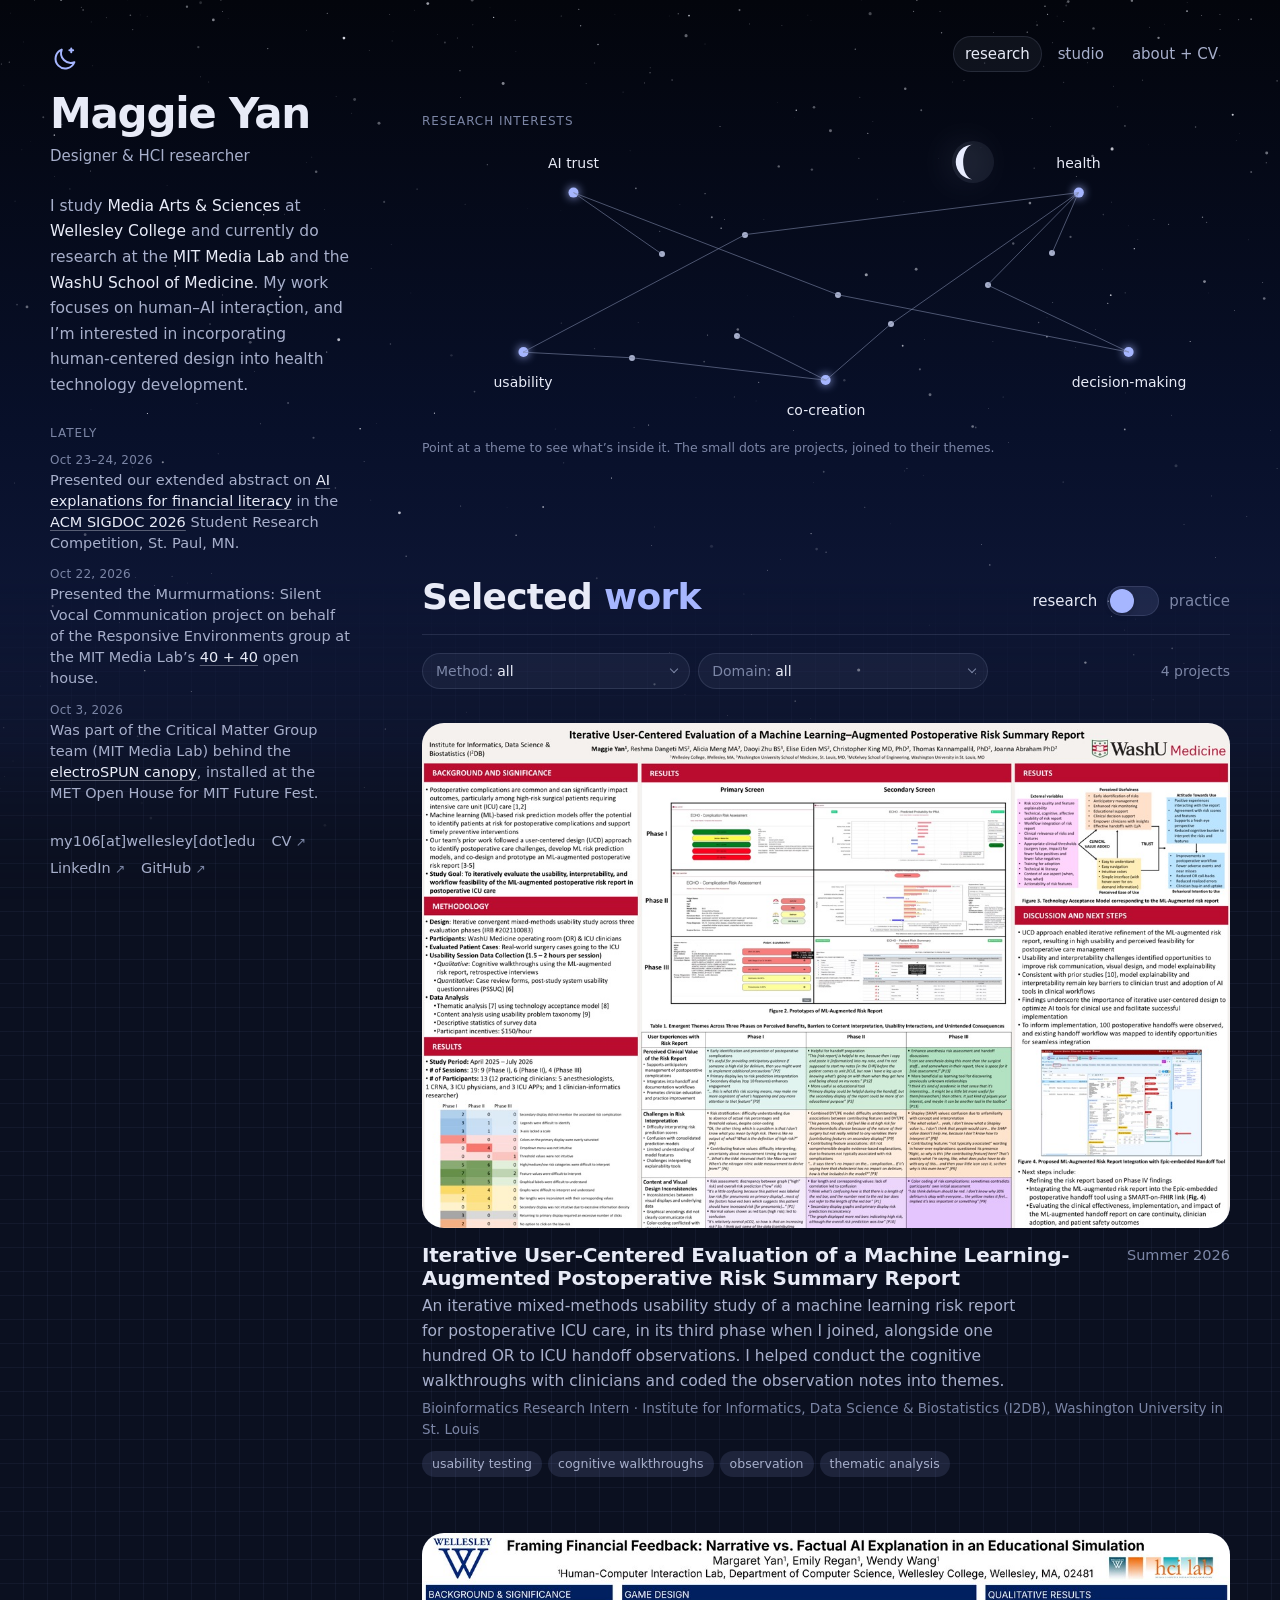
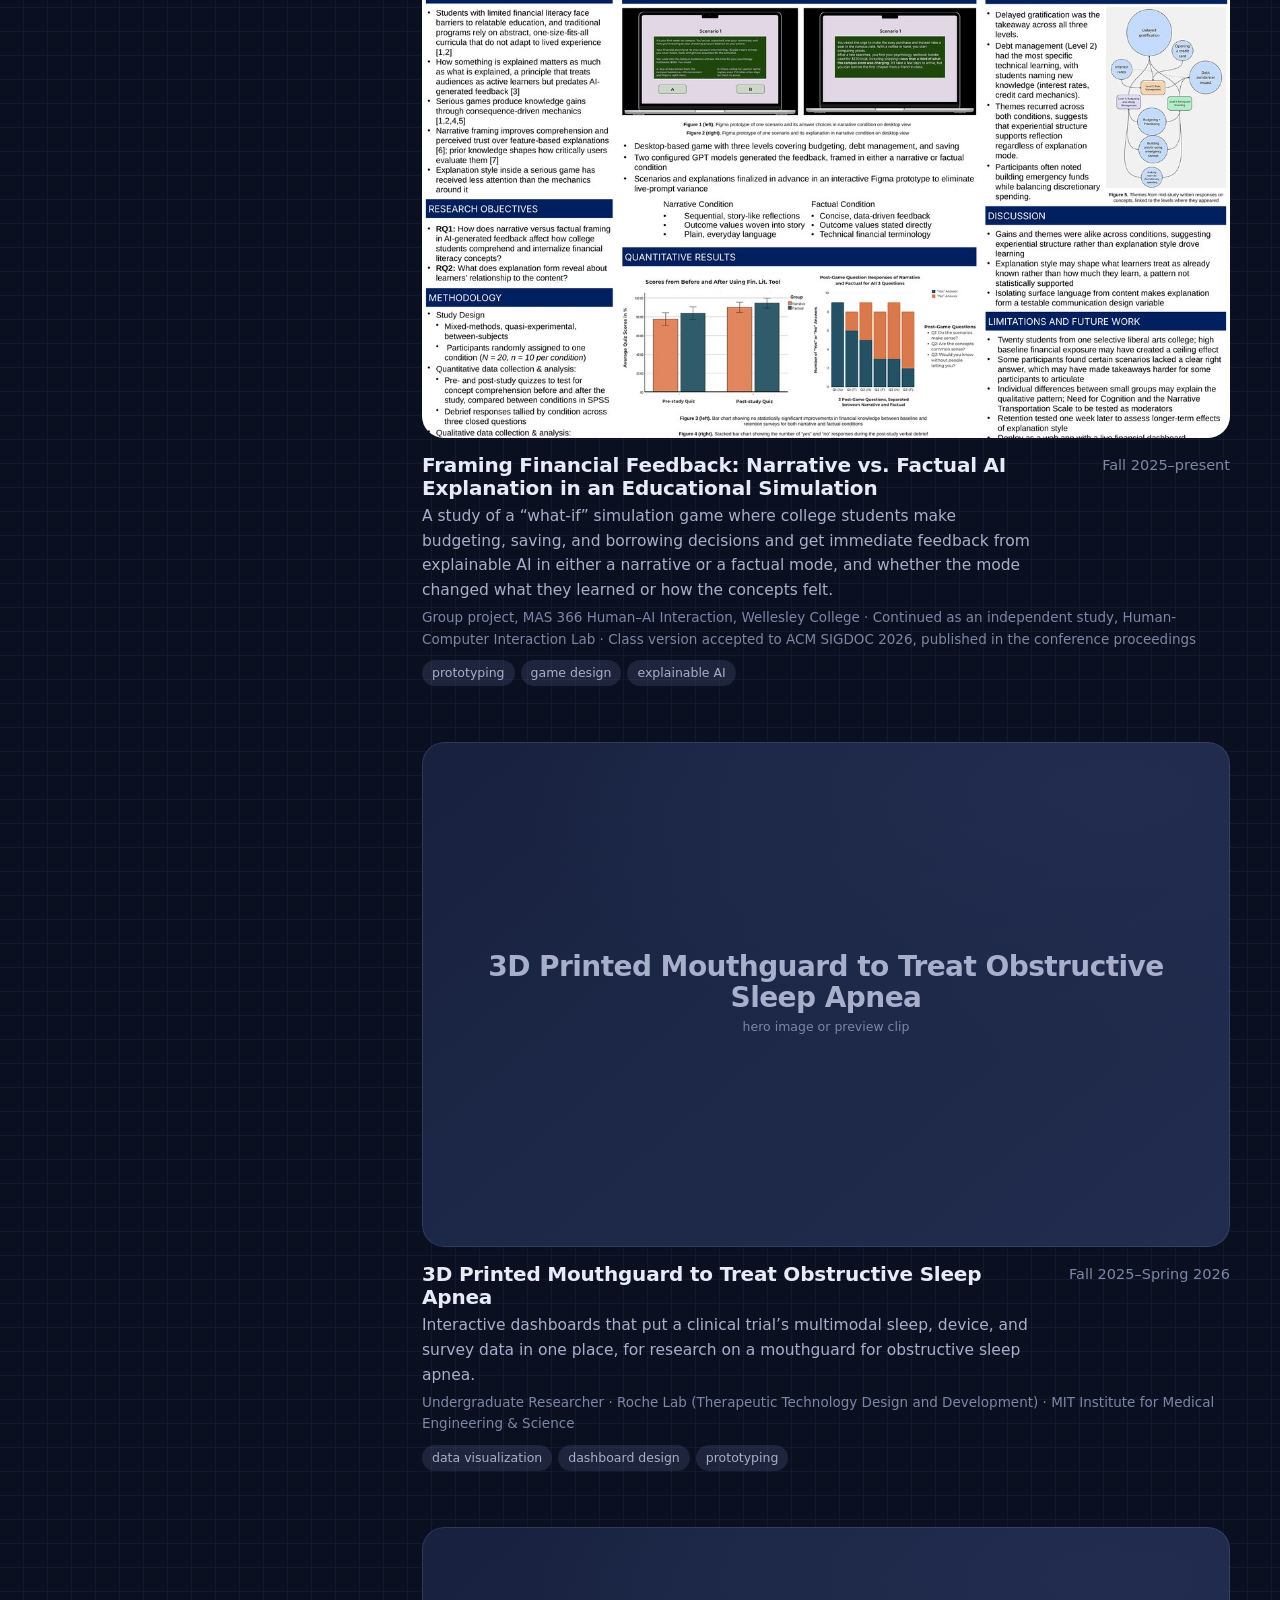
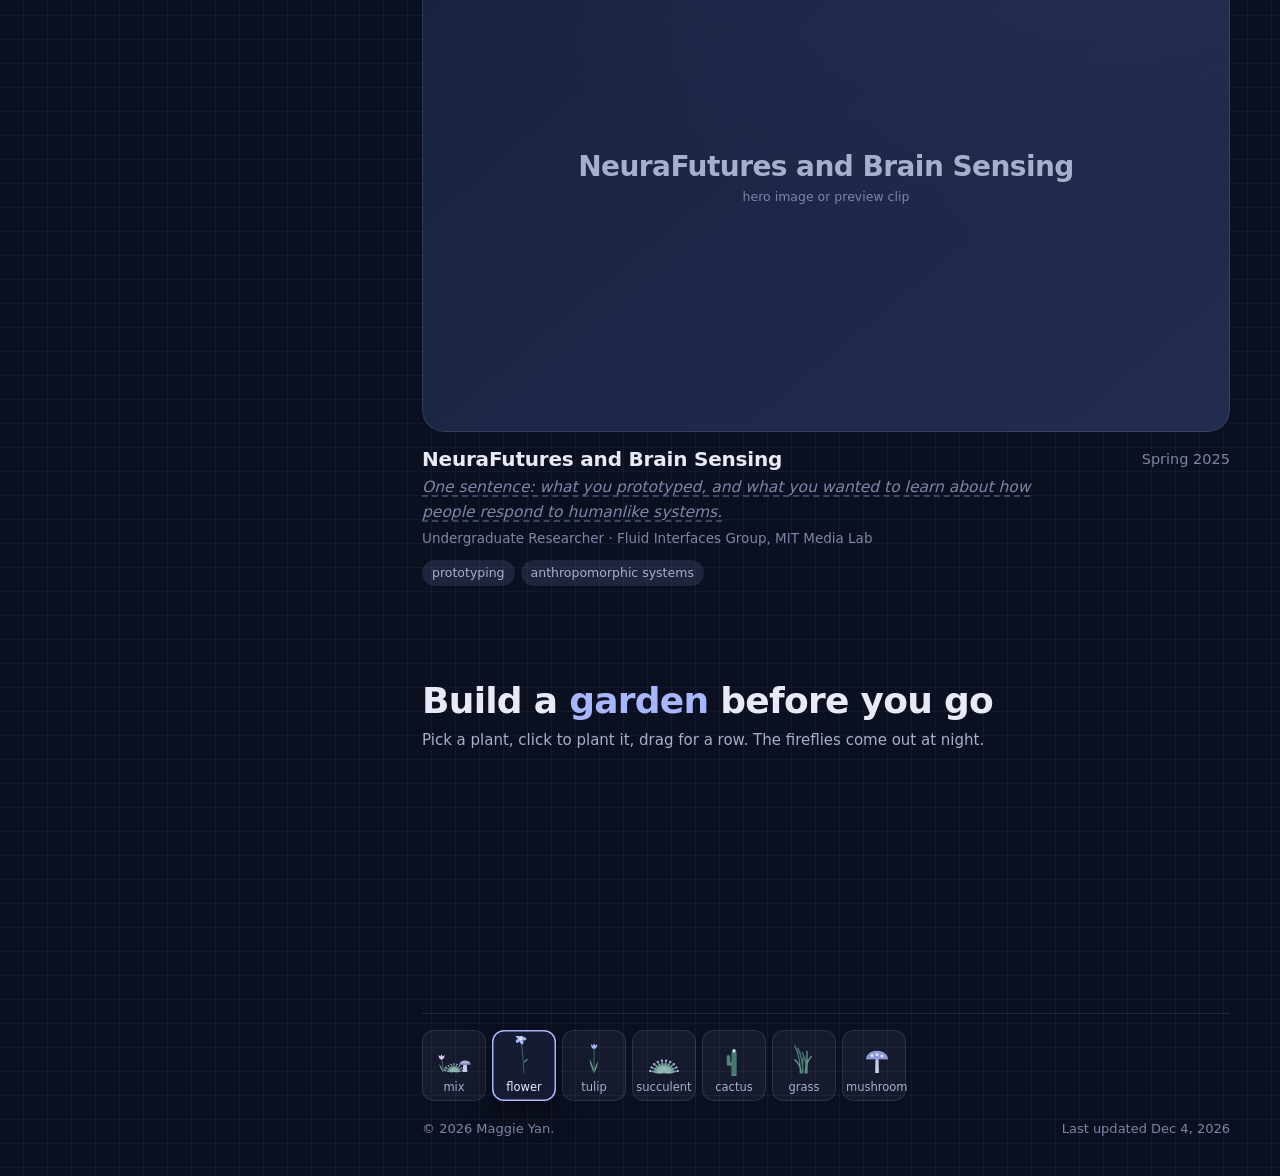
<file: index.html>
<!doctype html>
<html lang="en">
<head>
  <meta charset="utf-8">
  <meta name="viewport" content="width=device-width, initial-scale=1">
  <title>Maggie Yan · Designer &amp; HCI researcher</title>
  <meta name="description" content="Maggie Yan works in human–computer and human–AI interaction, with interests in AI trust, co-creation, and usability in health and decision-making contexts.">
  <meta property="og:title" content="Maggie Yan · Designer &amp; HCI researcher">
  <meta property="og:description" content="Research in human–computer and human–AI interaction, with interests in AI trust, co-creation, and usability in health and decision-making.">
  <meta property="og:type" content="website">

  <!-- Sets sunrise / day / afternoon / sunset / night before anything paints. -->
  <script src="assets/js/sky-time.js"></script>

  <link rel="preconnect" href="https://cdn.fontshare.com" crossorigin>
  <link rel="stylesheet" href="https://api.fontshare.com/v2/css?f[]=satoshi@400,401,500,501,700&amp;display=swap">
  <link rel="stylesheet" href="https://api.fontshare.com/v2/css?f[]=cabinet-grotesk@500,700,800&amp;display=swap">
  <link rel="stylesheet" href="assets/css/style.css">
  <link rel="icon" href="assets/img/favicon.svg" type="image/svg+xml">
</head>
<body>
  <a class="skip-link" href="#main">Skip to content</a>
  <div class="sky" data-sky aria-hidden="true"><div class="sky__gradient"></div></div>

  <div class="layout">
    <nav class="topnav" aria-label="Main">
      <a href="./" aria-current="page">research</a>
      <a href="after-hours.html">studio</a>
      <a href="about.html">about + CV</a>
    </nav>

    <!-- ================= Sidebar ================= -->
    <aside class="sidebar">
      <div>
        <span class="identity__mark" data-mode-icon aria-hidden="true"></span>
        <h1 class="identity__name">Maggie Yan</h1>
        <p class="identity__role">Designer &amp; HCI researcher</p>
      </div>

      <div class="side-block">
        <p class="bio">
          I study <strong>Media Arts &amp; Sciences</strong> at <strong>Wellesley College</strong>
          and currently do research at the <strong>MIT Media Lab</strong> and the <strong>WashU School of Medicine</strong>.
          My work focuses on human–AI interaction, and I’m interested in incorporating human-centered design into health technology development.
        </p>
      </div>

      <!-- Lately: newest first. Keep it to 2–4 items. -->
      <div class="side-block">
        <span class="label">Lately</span>
        <ul class="news">
          <li>
            <time datetime="2026-10-23">Oct 23–24, 2026</time>
            <span>Presented our extended abstract on <a href="projects/xai-financial-literacy.html">AI explanations for financial literacy</a> in the <a href="https://sigdoc.acm.org/conference/2026/">ACM SIGDOC 2026</a> Student Research Competition, St. Paul, MN.</span>
          </li>
          <li>
            <time datetime="2026-10-22">Oct 22, 2026</time>
            <span>Presented the Murmurmations: Silent Vocal Communication project on behalf of the Responsive Environments group at the MIT Media Lab’s <a href="https://www.media.mit.edu/posts/40_plus_40/#agenda">40 + 40</a> open house.</span>
          </li>
          <li>
            <time datetime="2026-10-03">Oct 3, 2026</time>
            <span>Was part of the Critical Matter Group team (MIT Media Lab) behind the <a href="https://mad.mit.edu/events/met-open-house-mit-future-fest">electroSPUN canopy</a>, installed at the MET Open House for MIT Future Fest.</span>
          </li>
        </ul>
      </div>

      <ul class="links">
        <li><span>my106[at]wellesley[dot]edu</span></li>
        <li><a href="about.html#cv">CV</a></li>
        <li><a href="https://www.linkedin.com/in/maggiesyan/">LinkedIn</a></li>
        <li><a href="https://github.com/yanmaggie53">GitHub</a></li>
      </ul>

      <div data-daybar></div>
      <p class="home-clock" data-home-clock></p>
    </aside>

    <!-- ================= Main ================= -->
    <main class="main" id="main">

      <!-- Research interests: five themes and the projects under them.
           Each theme sits at --x/--y (percent of the field). data-label puts its name above or
           below the dot; data-about is the list of focus areas written under the figure when
           someone points at the theme. Each project lists its themes in data-themes and is a
           small dot joined to them; it is all drawn in ink by day and glows after sunset. data-side="left" opens a project's name leftward. -->
      <section class="interests" aria-labelledby="interests-title">
        <span class="label" id="interests-title">Research interests</span>
        <figure class="ri" data-interests>
          <div class="ri__field">
            <ul class="ri__themes">
              <li class="ri__theme" data-theme="trust" data-label="above" data-about="transparency, adoption, explainable AI, and anthropomorphic systems" style="--x:18.75%;--y:17%">
                <button type="button" class="ri__chip" aria-pressed="false">AI trust</button>
                <span class="ri__dot" aria-hidden="true"></span>
              </li>
              <li class="ri__theme" data-theme="health" data-label="above" data-about="mental health technology and medical devices" style="--x:81.25%;--y:17%">
                <button type="button" class="ri__chip" aria-pressed="false">health</button>
                <span class="ri__dot" aria-hidden="true"></span>
              </li>
              <li class="ri__theme" data-theme="usability" data-label="below" data-about="accessible and inclusive design, and maker environments" style="--x:12.5%;--y:74%">
                <span class="ri__dot" aria-hidden="true"></span>
                <button type="button" class="ri__chip" aria-pressed="false">usability</button>
              </li>
              <li class="ri__theme" data-theme="decisions" data-label="below" data-about="AI-assisted decision support, and clinician- and patient-facing systems" style="--x:87.5%;--y:74%">
                <span class="ri__dot" aria-hidden="true"></span>
                <button type="button" class="ri__chip" aria-pressed="false">decision-making</button>
              </li>
              <li class="ri__theme" data-theme="cocreation" data-label="below" data-about="human–AI co-creation and collaborative design" style="--x:50%;--y:84%">
                <span class="ri__dot" aria-hidden="true"></span>
                <button type="button" class="ri__chip" aria-pressed="false">co-creation</button>
              </li>
            </ul>
            <ul class="ri__projects">
              <li class="ri__project" data-themes="trust decisions" style="--x:51.5%;--y:53.5%"><a href="projects/xai-financial-literacy.html"><span class="ri__star" aria-hidden="true"></span><span class="ri__name">Framing Financial Feedback</span></a></li>
              <li class="ri__project" data-themes="trust" style="--x:29.7%;--y:39%"><a href="projects/neurafutures.html"><span class="ri__star" aria-hidden="true"></span><span class="ri__name">NeuraFutures</span></a></li>
              <li class="ri__project" data-themes="decisions health" data-side="left" style="--x:70%;--y:50%"><a href="projects/washu-i2db.html"><span class="ri__star" aria-hidden="true"></span><span class="ri__name">Postoperative Risk Report</span></a></li>
              <li class="ri__project" data-themes="health" data-side="left" style="--x:78%;--y:38.5%"><a href="projects/zzalign.html"><span class="ri__star" aria-hidden="true"></span><span class="ri__name">3D Printed Mouthguard</span></a></li>
              <li class="ri__project" data-themes="health usability" style="--x:40%;--y:32%"><a href="projects/understanding-psilocybin.html"><span class="ri__star" aria-hidden="true"></span><span class="ri__name">Understanding Psilocybin</span></a></li>
              <li class="ri__project" data-themes="cocreation" style="--x:39%;--y:68%"><a href="projects/eeg-embroidery.html"><span class="ri__star" aria-hidden="true"></span><span class="ri__name">The Space Between</span></a></li>
              <li class="ri__project" data-themes="cocreation health" style="--x:58%;--y:64%"><a href="projects/memento.html"><span class="ri__star" aria-hidden="true"></span><span class="ri__name">MEmento</span></a></li>
              <li class="ri__project" data-themes="usability cocreation" style="--x:26%;--y:76%"><a href="projects/afterimage.html"><span class="ri__star" aria-hidden="true"></span><span class="ri__name">afterimage</span></a></li>
            </ul>
            <svg class="ri__lines" aria-hidden="true"></svg>
          </div>
          <figcaption class="ri__key" data-key>Point at a theme to see what’s inside it. The small dots are projects, joined to their themes.</figcaption>
        </figure>
      </section>

      <!-- Work: research case studies / practice (internship + class work) -->
      <section class="work" id="work" aria-labelledby="work-title">
        <header class="work__head">
          <h2 class="section-title" id="work-title">Selected <em>work</em></h2>
          <div class="switch">
            <button type="button" class="switch__label" data-side="research">research</button>
            <button type="button" class="switch__track" role="switch" aria-checked="false" aria-label="Show practice instead of research" data-switch><span class="switch__knob"></span></button>
            <button type="button" class="switch__label" data-side="practice">practice</button>
          </div>
        </header>

        <div data-panel="research">
          <div class="filters">
            <label class="select"><span>Method:</span>
              <select data-filter="methods"><option value="all">all</option></select>
            </label>
            <label class="select"><span>Domain:</span>
              <select data-filter="domains"><option value="all">all</option></select>
            </label>
            <span class="filters__count" data-count></span>
          </div>

          <!-- Newest first. data-methods and data-domains (comma-separated) feed the filters.
               Add data-preview="assets/video/name.mp4" to play a clip on hover. -->
          <div class="projects">
            <article class="project" data-methods="usability testing, cognitive walkthroughs, observation, thematic analysis" data-domains="health, AI, decision-making">
              <a class="project__link" href="projects/washu-i2db.html">
                <div class="media">
                  <img src="assets/img/projects/washu-poster-card.jpg" alt="Research poster: Iterative User-Centered Evaluation of a Machine Learning–Augmented Postoperative Risk Summary Report" loading="lazy" style="object-position:center top">
                </div>
                <div class="project__info">
                  <h3 class="project__title">Iterative User-Centered Evaluation of a Machine Learning-Augmented Postoperative Risk Summary Report</h3>
                  <span class="project__year">Summer 2026</span>
                  <p class="project__desc">An iterative mixed-methods usability study of a machine learning risk report for postoperative ICU care, in its third phase when I joined, alongside one hundred OR to ICU handoff observations. I helped conduct the cognitive walkthroughs with clinicians and coded the observation notes into themes.</p>
                  <p class="project__context">Bioinformatics Research Intern · Institute for Informatics, Data Science &amp; Biostatistics (I2DB), Washington University in St. Louis</p>
                  <ul class="tags"><li>usability testing</li><li>cognitive walkthroughs</li><li>observation</li><li>thematic analysis</li></ul>
                </div>
              </a>
            </article>

            <article class="project" data-methods="prototyping, game design" data-domains="AI, finance, decision-making">
              <a class="project__link" href="projects/xai-financial-literacy.html">
                <div class="media">
                  <img src="assets/img/projects/xai-poster-card.jpg" alt="Research poster: Framing Financial Feedback: Narrative vs. Factual AI Explanation in an Educational Simulation" loading="lazy" style="object-position:center top">
                </div>
                <div class="project__info">
                  <h3 class="project__title">Framing Financial Feedback: Narrative vs. Factual AI Explanation in an Educational Simulation</h3>
                  <span class="project__year">Fall 2025–present</span>
                  <p class="project__desc">A study of a “what-if” simulation game where college students make budgeting, saving, and borrowing decisions and get immediate feedback from explainable AI in either a narrative or a factual mode, and whether the mode changed what they learned or how the concepts felt.</p>
                  <p class="project__context">Group project, MAS 366 Human–AI Interaction, Wellesley College · Continued as an independent study, Human-Computer Interaction Lab · Class version accepted to ACM SIGDOC 2026, published in the conference proceedings</p>
                  <ul class="tags"><li>prototyping</li><li>game design</li><li>explainable AI</li></ul>
                </div>
              </a>
            </article>

            <article class="project" data-methods="data visualization, dashboard design, prototyping" data-domains="health, medical devices">
              <a class="project__link" href="projects/zzalign.html">
                <div class="media">
                  <div class="media__placeholder"><b>3D Printed Mouthguard to Treat Obstructive Sleep Apnea</b><span>hero image or preview clip</span></div>
                </div>
                <div class="project__info">
                  <h3 class="project__title">3D Printed Mouthguard to Treat Obstructive Sleep Apnea</h3>
                  <span class="project__year">Fall 2025–Spring 2026</span>
                  <p class="project__desc">Interactive dashboards that put a clinical trial’s multimodal sleep, device, and survey data in one place, for research on a mouthguard for obstructive sleep apnea.</p>
                  <p class="project__context">Undergraduate Researcher · Roche Lab (Therapeutic Technology Design and Development) · MIT Institute for Medical Engineering &amp; Science</p>
                  <ul class="tags"><li>data visualization</li><li>dashboard design</li><li>prototyping</li></ul>
                </div>
              </a>
            </article>

            <article class="project" data-methods="prototyping" data-domains="anthropomorphic systems">
              <a class="project__link" href="projects/neurafutures.html">
                <div class="media">
                  <div class="media__placeholder"><b>NeuraFutures and Brain Sensing</b><span>hero image or preview clip</span></div>
                </div>
                <div class="project__info">
                  <h3 class="project__title">NeuraFutures and Brain Sensing</h3>
                  <span class="project__year">Spring 2025</span>
                  <p class="project__desc"><span class="todo">One sentence: what you prototyped, and what you wanted to learn about how people respond to humanlike systems.</span></p>
                  <p class="project__context">Undergraduate Researcher · Fluid Interfaces Group, MIT Media Lab</p>
                  <ul class="tags"><li>prototyping</li><li>anthropomorphic systems</li></ul>
                </div>
              </a>
            </article>
          </div>
          <p class="filters__empty" data-empty hidden>Nothing matches both of those yet. <button type="button" class="text-btn" data-clear-filters>Clear filters</button></p>
        </div>

        <!-- Practice: internship and class work, newest first.
             Use <a class="tile" href="..."> when a project has its own page, <div class="tile"> when it doesn't yet. -->
        <div data-panel="practice" hidden>
          <div class="explore-grid">
            <a class="tile" href="projects/afterimage.html">
              <div class="media"><img src="assets/img/projects/afterimage-card.jpg" alt="The afterimage kit: a wooden box with afterimage on the lid between two filter workstations, with hands holding game cards and blue cyanotype prints" loading="lazy"></div>
              <b class="tile__title">afterimage</b>
              <span class="tile__meta">MIT 4.031 Objects and Interaction · Fall 2026</span>
              <p class="tile__desc">A cyanotype camera game where two players get the same prompt and the same filters and still end up with two completely different prints.</p>
            </a>
            <div class="tile">
              <div class="media soon">
                <div class="soon__inner">
                  <span class="label">Coming soon</span>
                  <svg class="soon__pulse" viewBox="0 0 120 24" fill="none" aria-hidden="true"><path d="M0 12h42l5-9 7 18 6-14 4 5h56" pathLength="100"/></svg>
                  <span class="soon__note">Documentation in progress</span>
                </div>
              </div>
              <b class="tile__title">Heart Rate Canopy</b>
              <span class="tile__meta">Wellesley ARTS 321 Advanced New Media · Fall 2026</span>
              <p class="tile__desc">A participatory art piece of an enclosed canopy with the inside lit by LED fairy lights, where the dimness is controlled by a person’s heart rate. The participant sits inside the canopy to relax, and the feedback loop of being relaxed in a cozy space hopefully lowers their heart rate, thus dimming the lights further until they reach full relaxation.</p>
            </div>
            <a class="tile" href="projects/memento.html">
              <div class="media"><img src="assets/img/projects/memento-card.jpg" alt="The MEmento music box: a white cube with a speaker on top and a hand crank on the side, glowing from inside" loading="lazy"><span class="badge">hackathon</span></div>
              <b class="tile__title">MEmento</b>
              <span class="tile__meta">HARD MODE: Hardware × AI Hackathon · Spring 2026</span>
              <p class="tile__desc">A hand-cranked music box that turns your heart rate and skin response into a short song. The idea is that your body’s data becomes something you sit and listen to rather than another dashboard to check.</p>
            </a>
            <a class="tile" href="projects/eeg-embroidery.html">
              <div class="media"><img src="assets/img/projects/eeg-card.jpg" alt="The two-axis plotter carrying the embroidery hoop, seen from above, next to the digital twin tracing the same stitch path" loading="lazy"></div>
              <b class="tile__title">The Space Between</b>
              <span class="tile__meta">MIT MAS.S60 Critical Matter · Fall 2025</span>
              <p class="tile__desc">An EEG controlled embroidery machine. Head movement moves the fabric and attention level sets the stitching speed, so the person and the machine both have a say in where the single line of thread goes.</p>
            </a>
            <a class="tile" href="projects/understanding-psilocybin.html">
              <div class="media"><img src="assets/img/projects/psilo-card.jpg" alt="The Understanding Psilocybin matrix: policy models as rows, states as columns, color-coded cells" loading="lazy" style="object-position:left top"></div>
              <b class="tile__title">Understanding Psilocybin</b>
              <span class="tile__meta">GoInvo · Summer 2025 internship</span>
              <p class="tile__desc">An open-source matrix that compares eight psilocybin policy models across five states, so legislators, clinicians, and voters can see how the models differ in one place.</p>
            </a>
          </div>
        </div>
      </section>

      <footer class="site-footer">
        <div class="garden__prompt">
          <h2 class="section-title">Build a <em>garden</em> before you go</h2>
          <p data-garden-prompt>Pick a plant, click to plant it, drag for a row.</p>
        </div>
        <div class="garden" data-garden tabindex="0" role="img" aria-label="Your garden. Press Enter to plant the selected plant.">
          <canvas></canvas>
          <svg class="runner" viewBox="0 0 26 34" fill="none" stroke="currentColor" stroke-width="2.2" stroke-linecap="round" stroke-linejoin="round" aria-hidden="true">
            <g class="pose-a"><circle cx="16" cy="5" r="3" fill="currentColor" stroke="none"/><path d="M15 10l-3.5 9.5M14 12l4.5 3.5 3-3M14 12l-4.5 2.5-2 -3M11.5 19.5l5 5-1 7.5M11.5 19.5l-4 6.5-5 .5"/></g>
            <g class="pose-b"><circle cx="16" cy="5" r="3" fill="currentColor" stroke="none"/><path d="M15 10l-3.5 9.5M14 12l-4 3 1.5 3M14 12l4 2 1-3.5M11.5 19.5l1.5 6.5-3.5 6M11.5 19.5l5 4.5 4 5"/></g>
          </svg>
        </div>
        <div class="garden-tools" data-garden-tools role="radiogroup" aria-label="Choose a plant">
          <div class="garden-tools__end">
            <span data-garden-count></span>
            <button type="button" class="text-btn" data-garden-clear>start over</button>
          </div>
        </div>
        <div class="footer-bottom">
          <span>&copy; <span data-year>2026</span> Maggie Yan.</span>
          <span>Last updated <span data-updated>recently</span></span>
        </div>
      </footer>
    </main>
  </div>

  <script src="assets/js/site.js"></script>
  <script src="assets/js/home.js"></script>
</body>
</html>
</file>
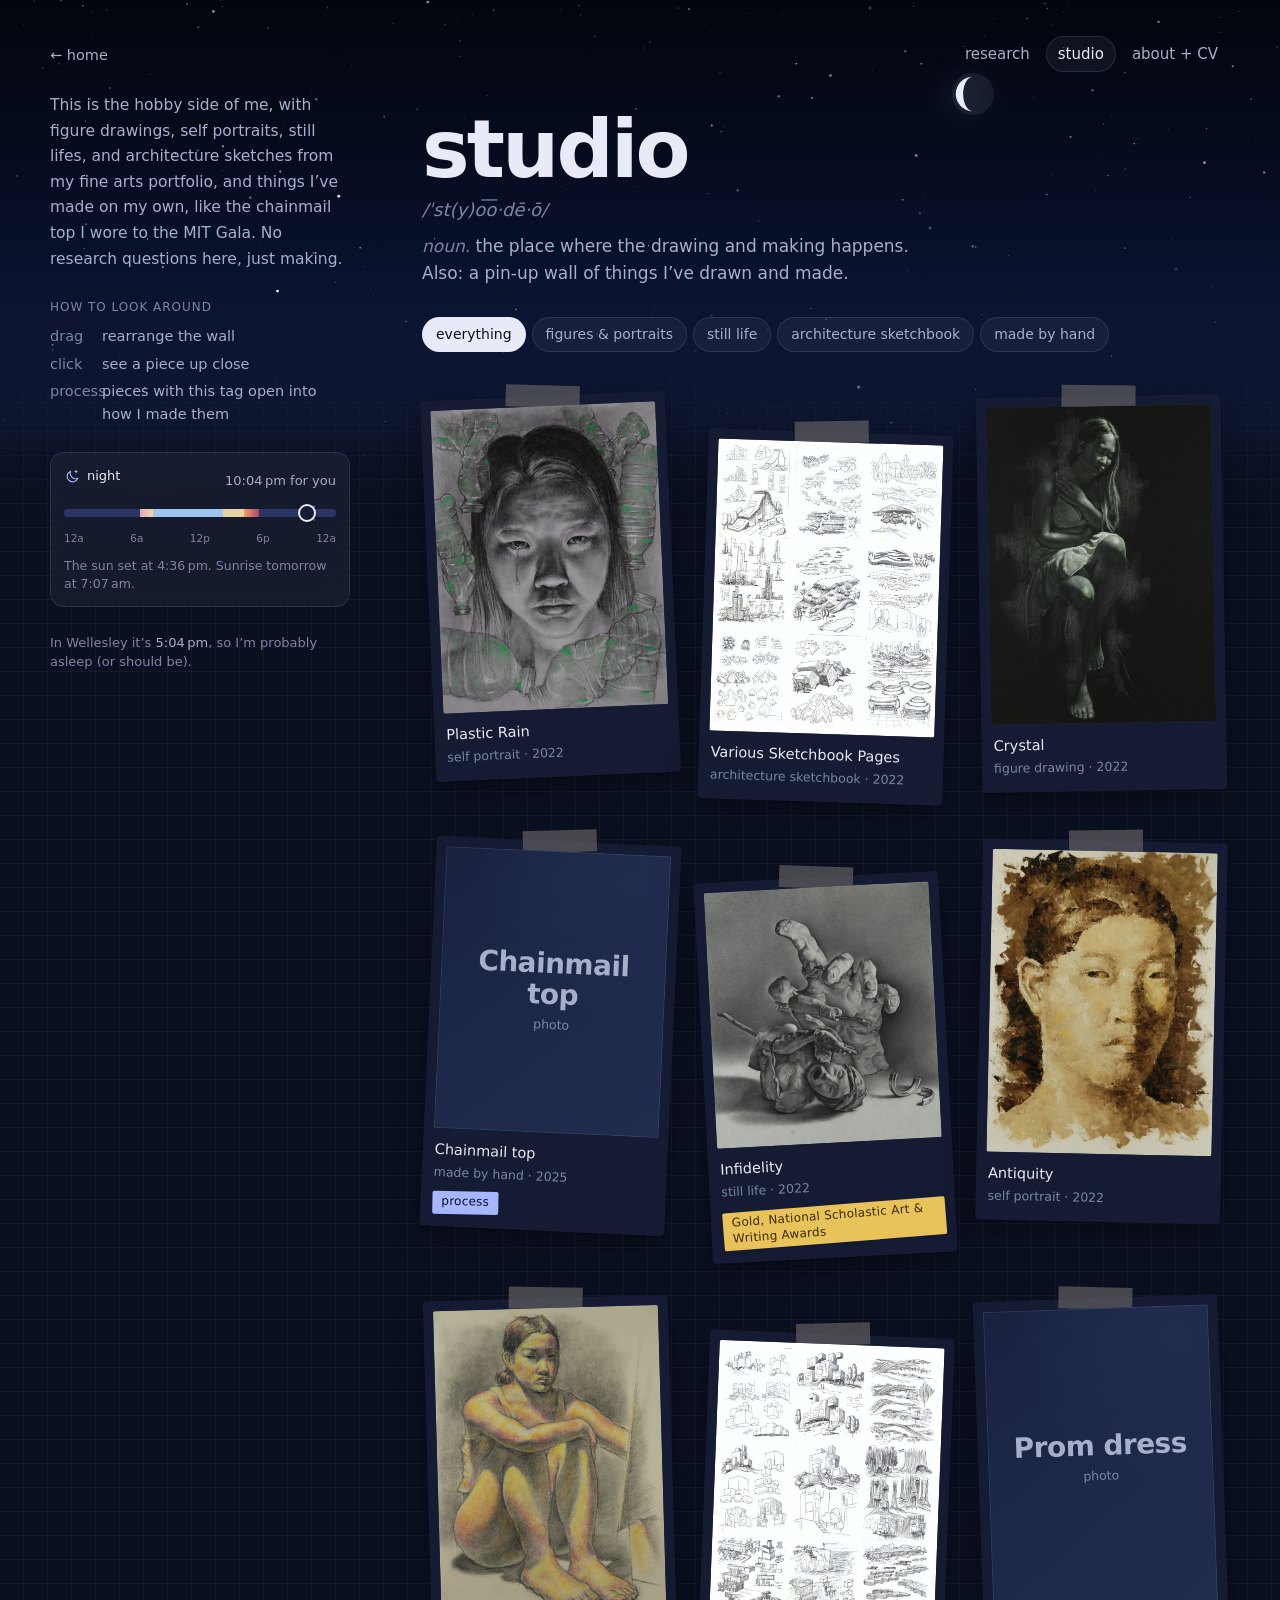
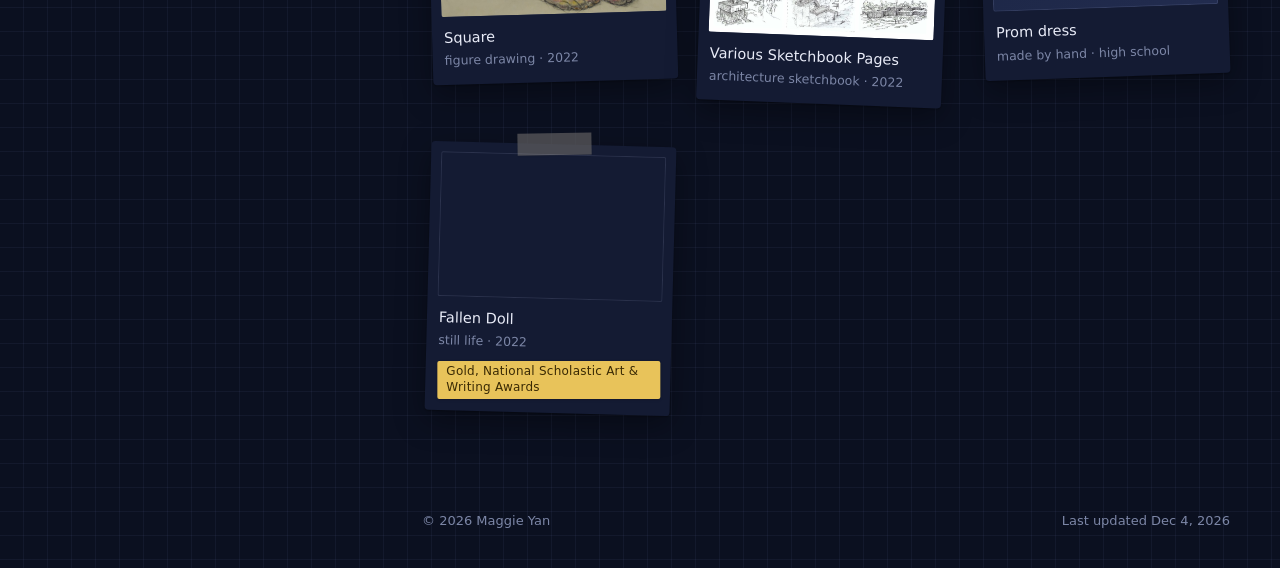
<file: after-hours.html>
<!doctype html>
<html lang="en">
<head>
  <meta charset="utf-8">
  <meta name="viewport" content="width=device-width, initial-scale=1">
  <title>Studio · Maggie Yan</title>
  <meta name="description" content="Maggie Yan’s studio: figure drawings, self portraits, still lifes, and architecture sketches, and things made by hand.">

  <script src="assets/js/sky-time.js"></script>

  <link rel="preconnect" href="https://cdn.fontshare.com" crossorigin>
  <link rel="stylesheet" href="https://api.fontshare.com/v2/css?f[]=satoshi@400,401,500,501,700&amp;display=swap">
  <link rel="stylesheet" href="https://api.fontshare.com/v2/css?f[]=cabinet-grotesk@500,700,800&amp;display=swap">
  <link rel="stylesheet" href="assets/css/style.css">
  <link rel="icon" href="assets/img/favicon.svg" type="image/svg+xml">
</head>
<body>
  <a class="skip-link" href="#main">Skip to content</a>
  <div class="sky sky--short" data-sky aria-hidden="true"><div class="sky__gradient"></div></div>

  <div class="layout">
    <nav class="topnav" aria-label="Main">
      <a href="./">research</a>
      <a href="after-hours.html" aria-current="page">studio</a>
      <a href="about.html">about + CV</a>
    </nav>

    <aside class="sidebar">
      <a class="back-link" href="./">&larr; home</a>
      <div class="side-block">
        <p class="bio">This is the hobby side of me, with figure drawings, self portraits, still lifes, and architecture sketches from my fine arts portfolio, and things I’ve made on my own, like the chainmail top I wore to the MIT Gala. No research questions here, just making.</p>
      </div>
      <div class="side-block">
        <span class="label">How to look around</span>
        <ul class="side-list" style="gap:4px">
          <li><span class="when">drag</span><span>rearrange the wall</span></li>
          <li><span class="when">click</span><span>see a piece up close</span></li>
          <li><span class="when">process</span><span>pieces with this tag open into how I made them</span></li>
        </ul>
        <button type="button" class="text-btn" data-tidy hidden style="justify-self:start">tidy the wall</button>
      </div>
      <div data-daybar></div>
      <p class="home-clock" data-home-clock></p>
    </aside>

    <main class="main" id="main">
      <header class="ah-header">
        <h1 class="ah-title">studio</h1>
        <p class="ah-pron">/ˈst(y)o͞o·dē·ō/</p>
        <p class="ah-def"><i>noun.</i> the place where the drawing and making happens. Also: a pin-up wall of things I’ve drawn and made.</p>
      </header>

      <div class="chips" role="group" aria-label="Filter the wall">
        <button type="button" class="chip" data-kind-filter="all" aria-pressed="true">everything</button>
        <button type="button" class="chip" data-kind-filter="figures &amp; portraits" aria-pressed="false">figures &amp; portraits</button>
        <button type="button" class="chip" data-kind-filter="still life" aria-pressed="false">still life</button>
        <button type="button" class="chip" data-kind-filter="architecture" aria-pressed="false">architecture sketchbook</button>
        <button type="button" class="chip" data-kind-filter="fabrication" aria-pressed="false">made by hand</button>
      </div>

      <!-- The wall. Each piece: data-kind (for the filter), data-title, data-meta,
           data-desc (shown up close). --r tilts it, --ratio sets the image shape.
           Artwork: <div class="media media--art"> shows the whole image, never cropped.
           src is the small wall copy (800px wide, with its width/height); data-full is
           the big one shown up close. Pieces with images don't need --ratio.
           data-details (medium · size) and data-award show up close under the title;
           leave any of them out, or leave data-title/data-desc empty, and that line is skipped.
           Note: data-kind="figures &amp; portraits" must match its filter chip exactly.

           To give a piece a process story (like the chainmail top): add
           <span class="piece__flag">process</span> after its caption, and a
           <template class="piece__story">…</template> holding the story. It shows
           under the piece when it's opened. Copy the chainmail one as a starting point. -->
      <div class="wall" data-wall>
        <button type="button" class="piece" style="--r:-2.5deg" data-kind="figures &amp; portraits" data-title="Plastic Rain" data-meta="Self portrait · 2022" data-details="Charcoal pencil and pastel on toned paper · 18 × 24 in" data-desc="I wanted to show the overwhelming amounts of plastic in the environment. When drawing, I held up each bottle in front of the mirror and drew from life, which was challenging. I used charcoal and a little pastel to show a toxic type of green to imply its effect on us and the environment. This piece was done on my own.">
          <div class="media media--art"><img src="assets/img/after-hours/self-portrait-1-thumb.jpg" data-full="assets/img/after-hours/self-portrait-1.jpg" width="800" height="1074" alt="Plastic Rain, a self portrait in charcoal on gray paper: a face looking straight out with a green tear running down one cheek, surrounded by crushed plastic bottles tinted green." decoding="async"></div>
          <span class="piece__caption"><b>Plastic Rain</b><span>self portrait · 2022</span></span>
        </button>
        <button type="button" class="piece" style="--r:1.8deg" data-kind="architecture" data-title="Various Sketchbook Pages" data-meta="Architecture sketchbook · 2022" data-details="Micron pen on paper · 11 × 17 in pages" data-desc="In this compilation of sketchbook pages, I wanted to explore different ways of constructing buildings by using various shapes and integrating them into the surrounding landscape. I tried to think of designs that were unique and even strange, and I was also inspired by the various parts of a natural environment. These pages were done on my own.">
          <div class="media media--art"><img src="assets/img/after-hours/sketchbook-1-thumb.jpg" data-full="assets/img/after-hours/sketchbook-1.jpg" width="800" height="1035" alt="Nine architecture sketchbook pages in a grid, each filled with pen sketches of imagined buildings: houses with swooping roofs, platforms among trees, crystal and mushroom-shaped forms, towers, domed hills, clusters of hexagonal rooms, and a city of domes." decoding="async"></div>
          <span class="piece__caption"><b>Various Sketchbook Pages</b><span>architecture sketchbook · 2022</span></span>
        </button>
        <button type="button" class="piece" style="--r:-1deg" data-kind="figures &amp; portraits" data-title="Crystal" data-meta="Figure drawing · 2022" data-details="Charcoal pencil and pastel on toned paper · 16 × 23 in" data-desc="In this figure drawing, I used the paper as my shadow and only added light to create a more dramatic appearance. To create this piece, I had my friend Crystal model for six weeks, and she would model for a three-hour session once every week. This piece was done in class.">
          <div class="media media--art"><img src="assets/img/after-hours/figure-drawing-1-thumb.jpg" data-full="assets/img/after-hours/figure-drawing-1.jpg" width="800" height="1126" alt="Crystal, a figure drawing in light tones on black paper: a young woman with long hair sits with one knee raised, wearing a slip dress, her head bowed and one hand at her chest." decoding="async"></div>
          <span class="piece__caption"><b>Crystal</b><span>figure drawing · 2022</span></span>
        </button>
        <button type="button" class="piece" style="--r:2.6deg;--ratio:4/5" data-kind="fabrication" data-title="Chainmail top" data-meta="Made by hand · MIT Gala 2025" data-desc="The chainmail top I made to wear to the MIT Gala in 2025. Add a sentence on what it's made of and what you were going for.">
          <div class="media"><div class="media__placeholder"><b>Chainmail top</b><span>photo</span></div></div>
          <span class="piece__caption"><b>Chainmail top</b><span>made by hand · 2025</span></span>
          <span class="piece__flag">process</span>
          <template class="piece__story">
            <h3>How I made it</h3>
            <p><span class="todo">A few sentences on the whole process: where the idea came from, the materials and tools, and roughly how long it took.</span></p>
            <!-- One <li> per step. Swap each placeholder for <img src="assets/img/after-hours/..." alt="...">.
                 --ratio sets the photo's shape; add class="wide" to a step to make it span the full width. -->
            <ol class="story-steps">
              <li>
                <div class="media" style="--ratio:4/3"><div class="media__placeholder"><b>The plan</b><span>photo</span></div></div>
                <p><b>The plan.</b> <span class="todo">Sketches, measurements, or the pattern you followed.</span></p>
              </li>
              <li>
                <div class="media" style="--ratio:4/3"><div class="media__placeholder"><b>First swatch</b><span>photo</span></div></div>
                <p><b>First swatch.</b> <span class="todo">The first test piece, and what you learned from it.</span></p>
              </li>
              <li>
                <div class="media" style="--ratio:4/3"><div class="media__placeholder"><b>Building it up</b><span>photo</span></div></div>
                <p><b>Building it up.</b> <span class="todo">A progress shot partway through.</span></p>
              </li>
              <li>
                <div class="media" style="--ratio:4/3"><div class="media__placeholder"><b>Fitting</b><span>photo</span></div></div>
                <p><b>Fitting and finishing.</b> <span class="todo">Closures, straps, and anything you adjusted once you tried it on.</span></p>
              </li>
              <li class="wide">
                <div class="media" style="--ratio:16/9"><div class="media__placeholder"><b>The night of</b><span>photo</span></div></div>
                <p><b>The night of.</b> <span class="todo">Wearing it at the MIT Gala.</span></p>
              </li>
            </ol>
          </template>
        </button>
        <button type="button" class="piece" style="--r:-3deg" data-kind="still life" data-title="Infidelity" data-meta="Still life · 2022" data-details="Conte on newsprint · 17 × 19 in" data-award="Gold, National Scholastic Art &amp; Writing Awards" data-desc="This piece was a commentary on domestic abuse. The sculpture of the person is being threatened by a looming hand. To make the final drawing of this piece, I first created an assemblage of found objects, and then I drew this still life from observation. This piece was done in class.">
          <div class="media media--art"><img src="assets/img/after-hours/still-life-2-thumb.jpg" data-full="assets/img/after-hours/still-life-2.jpg" width="800" height="910" alt="Infidelity, a black-and-white still life drawing: a cracked, sculpted hand looms over a crumpled sculpted figure with a face, wire running through both, and two curved fragments lying on the table beside them." loading="lazy" decoding="async"></div>
          <span class="piece__caption"><b>Infidelity</b><span>still life · 2022</span></span>
          <span class="piece__flag piece__flag--award">Gold, National Scholastic Art &amp; Writing Awards</span>
        </button>
        <button type="button" class="piece" style="--r:1.2deg" data-kind="figures &amp; portraits" data-title="Antiquity" data-meta="Self portrait · 2022" data-details="Oil on canvas · 18 × 24 in" data-desc="In this self-portrait painting, I wanted to try a technique where I’m using only a palette knife to create smaller shapes as marks and build my portrait using those intricate marks. This piece was done on my own.">
          <div class="media media--art"><img src="assets/img/after-hours/self-portrait-2-thumb.jpg" data-full="assets/img/after-hours/self-portrait-2.jpg" width="800" height="1076" alt="Antiquity, a self portrait painted with a palette knife in thick strokes of brown and cream: a close-up of a face turned slightly to one side, with rough unpainted edges around it." loading="lazy" decoding="async"></div>
          <span class="piece__caption"><b>Antiquity</b><span>self portrait · 2022</span></span>
        </button>
        <button type="button" class="piece" style="--r:-1.6deg" data-kind="figures &amp; portraits" data-title="Square" data-meta="Figure drawing · 2022" data-details="Charcoal pencil and pastel on toned paper · 18 × 24 in" data-desc="For this piece, I was trying a different technique where I’m hatching lines around the edges of the figure. Rather than creating shapes with mark making, as I’ve done in other works, I blended some of the pastels to allow for smoother transitions, since the hatched lines have a little rigidity. This piece was done on my own.">
          <div class="media media--art"><img src="assets/img/after-hours/figure-drawing-2-thumb.jpg" data-full="assets/img/after-hours/figure-drawing-2.jpg" width="800" height="1085" alt="Square, a figure drawing in charcoal with yellow, pink, and orange pastel: a young woman with her hair tied back sits on the floor hugging her knees, barefoot, looking off to the side." loading="lazy" decoding="async"></div>
          <span class="piece__caption"><b>Square</b><span>figure drawing · 2022</span></span>
        </button>
        <button type="button" class="piece" style="--r:2.2deg" data-kind="architecture" data-title="Various Sketchbook Pages" data-meta="Architecture sketchbook · 2022" data-details="Micron pen on paper · 11 × 17 in pages" data-desc="In this compilation of sketchbook pages, I was experimenting with the arrangement of shapes to make larger shapes, as seen with the cube buildings. I was also trying to see how structures can adapt to different types of landscapes. These pages were done on my own.">
          <div class="media media--art"><img src="assets/img/after-hours/sketchbook-2-thumb.jpg" data-full="assets/img/after-hours/sketchbook-2.jpg" width="800" height="1037" alt="Nine architecture sketchbook pages in a grid, each filled with pen sketches of imagined buildings: stacked-box houses on hills, wave-like landforms, cabins built into redwood trees, houses on cliffs above the water, and long, low terraced buildings." loading="lazy" decoding="async"></div>
          <span class="piece__caption"><b>Various Sketchbook Pages</b><span>architecture sketchbook · 2022</span></span>
        </button>
        <button type="button" class="piece" style="--r:-2deg;--ratio:3/4" data-kind="fabrication" data-title="Prom dress" data-meta="Made by hand · materials · high school" data-desc="The prom dress I made in high school. Add the materials, how long it took, and anything you’d do differently.">
          <div class="media"><div class="media__placeholder"><b>Prom dress</b><span>photo</span></div></div>
          <span class="piece__caption"><b>Prom dress</b><span>made by hand · high school</span></span>
        </button>
        <button type="button" class="piece" style="--r:1.5deg" data-kind="still life" data-title="Fallen Doll" data-meta="Still life · 2022" data-details="Color pencil on charcoal paper · 16 × 20 in" data-award="Gold, National Scholastic Art &amp; Writing Awards" data-desc="Upon reading news articles surrounding Kamila Valieva, the Russian figure skater, I felt upset that she was being portrayed as a villain. For the drawing, the still life was built completely from scratch using clay and drawn from life. This piece was done in class.">
          <div class="media media--art"><img src="assets/img/after-hours/still-life-1-thumb.jpg" data-full="assets/img/after-hours/still-life-1.jpg" width="800" height="514" alt="Fallen Doll, a color pencil still life: three painted Russian nesting dolls, each with a blade jutting from its base like an ice skate. The middle doll has fallen on its side with its top half off, and a tiny woman crawls out of it onto a glossy, ice-like floor traced with circular marks and the dolls’ reflections." loading="lazy" decoding="async"></div>
          <span class="piece__caption"><b>Fallen Doll</b><span>still life · 2022</span></span>
          <span class="piece__flag piece__flag--award">Gold, National Scholastic Art &amp; Writing Awards</span>
        </button>
      </div>

      <footer class="site-footer" style="padding-top:60px">
        <div class="footer-bottom">
          <span>&copy; <span data-year>2026</span> Maggie Yan</span>
          <span>Last updated <span data-updated>recently</span></span>
        </div>
      </footer>
    </main>
  </div>

  <dialog class="lightbox" data-lightbox aria-labelledby="lb-title">
    <div class="lightbox__scroll" data-lb-scroll>
      <div class="lightbox__body">
        <div class="media" data-lb-media></div>
        <div class="lightbox__text">
          <span class="label" data-lb-meta></span>
          <h2 id="lb-title" data-lb-title></h2>
          <p class="lightbox__details" data-lb-details hidden></p>
          <p class="lightbox__award" data-lb-award hidden></p>
          <p data-lb-desc></p>
          <button type="button" class="lightbox__jump" data-lb-jump hidden>see how I made it <span aria-hidden="true">&darr;</span></button>
        </div>
      </div>
      <section class="lightbox__story" data-lb-story hidden></section>
    </div>
    <button type="button" class="lightbox__close" data-lb-close aria-label="Close" autofocus>&times;</button>
  </dialog>

  <script src="assets/js/site.js"></script>
  <script src="assets/js/after-hours.js"></script>
</body>
</html>
</file>
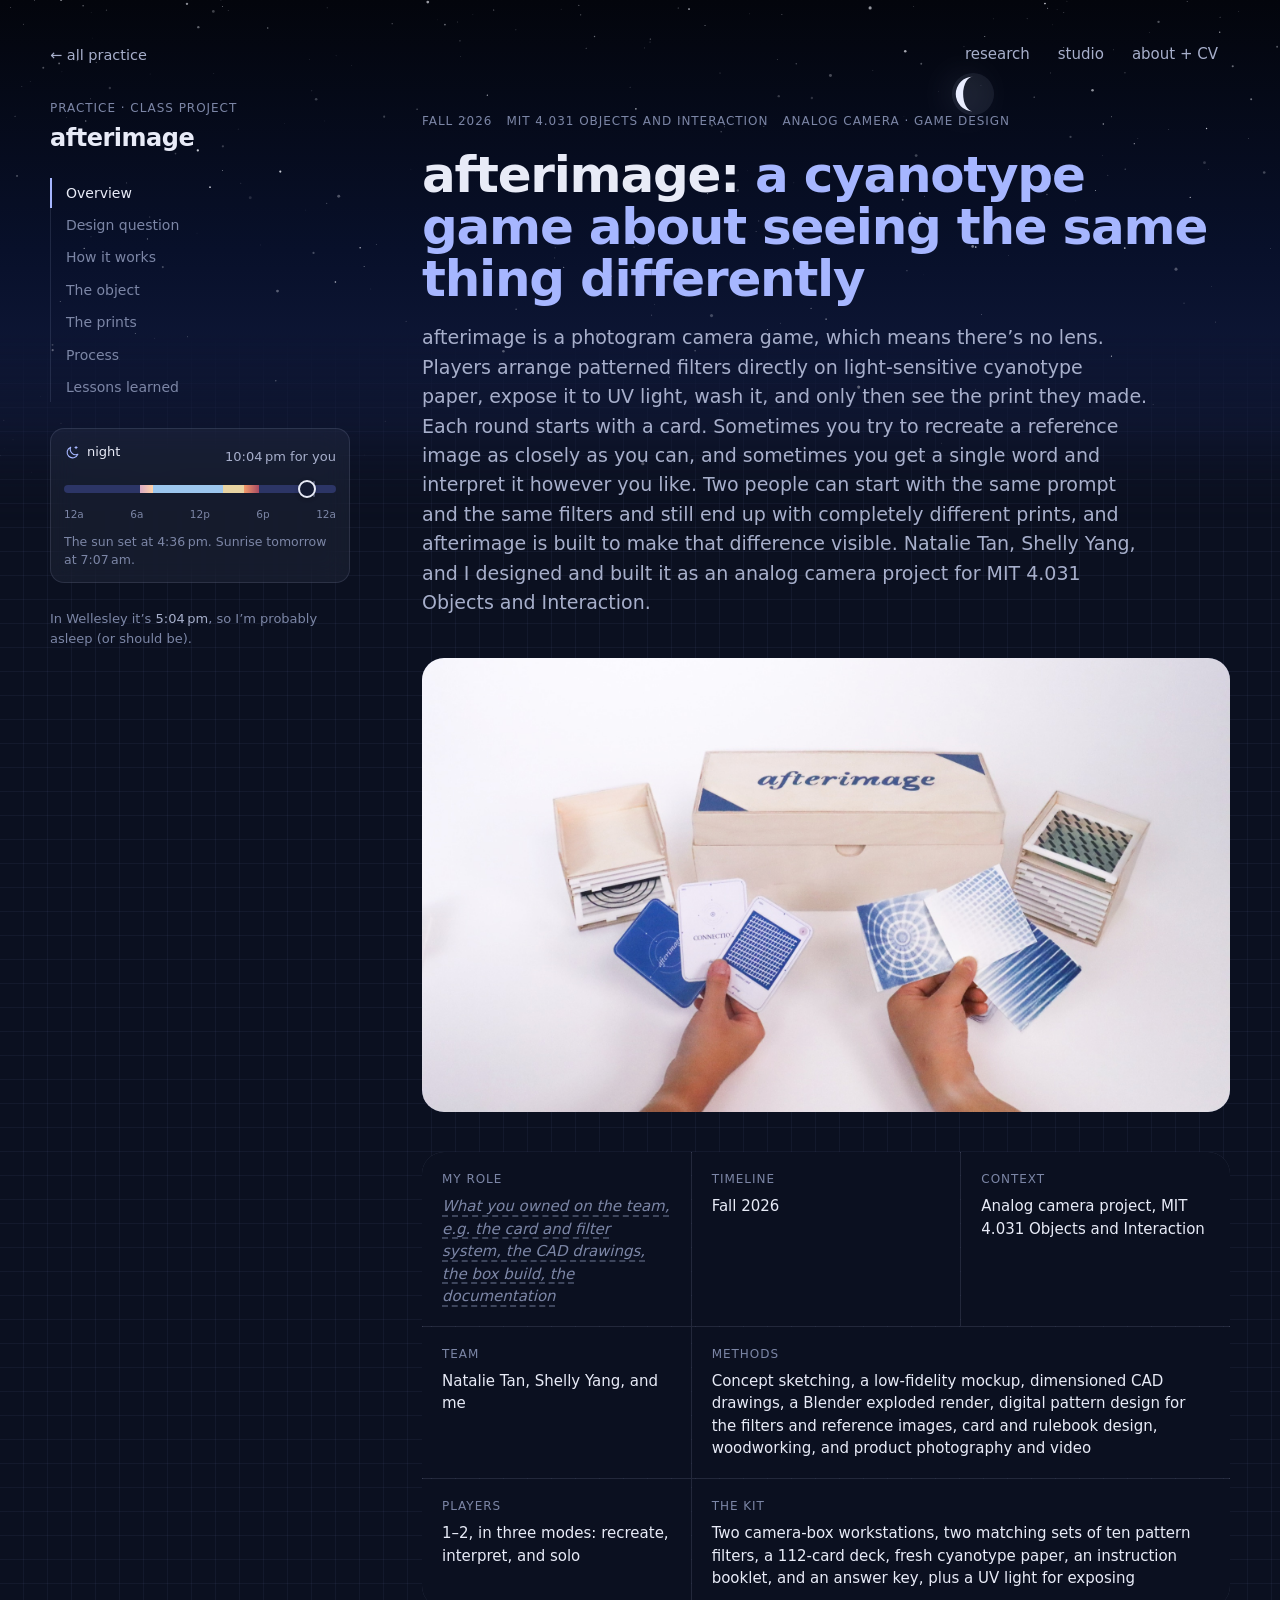
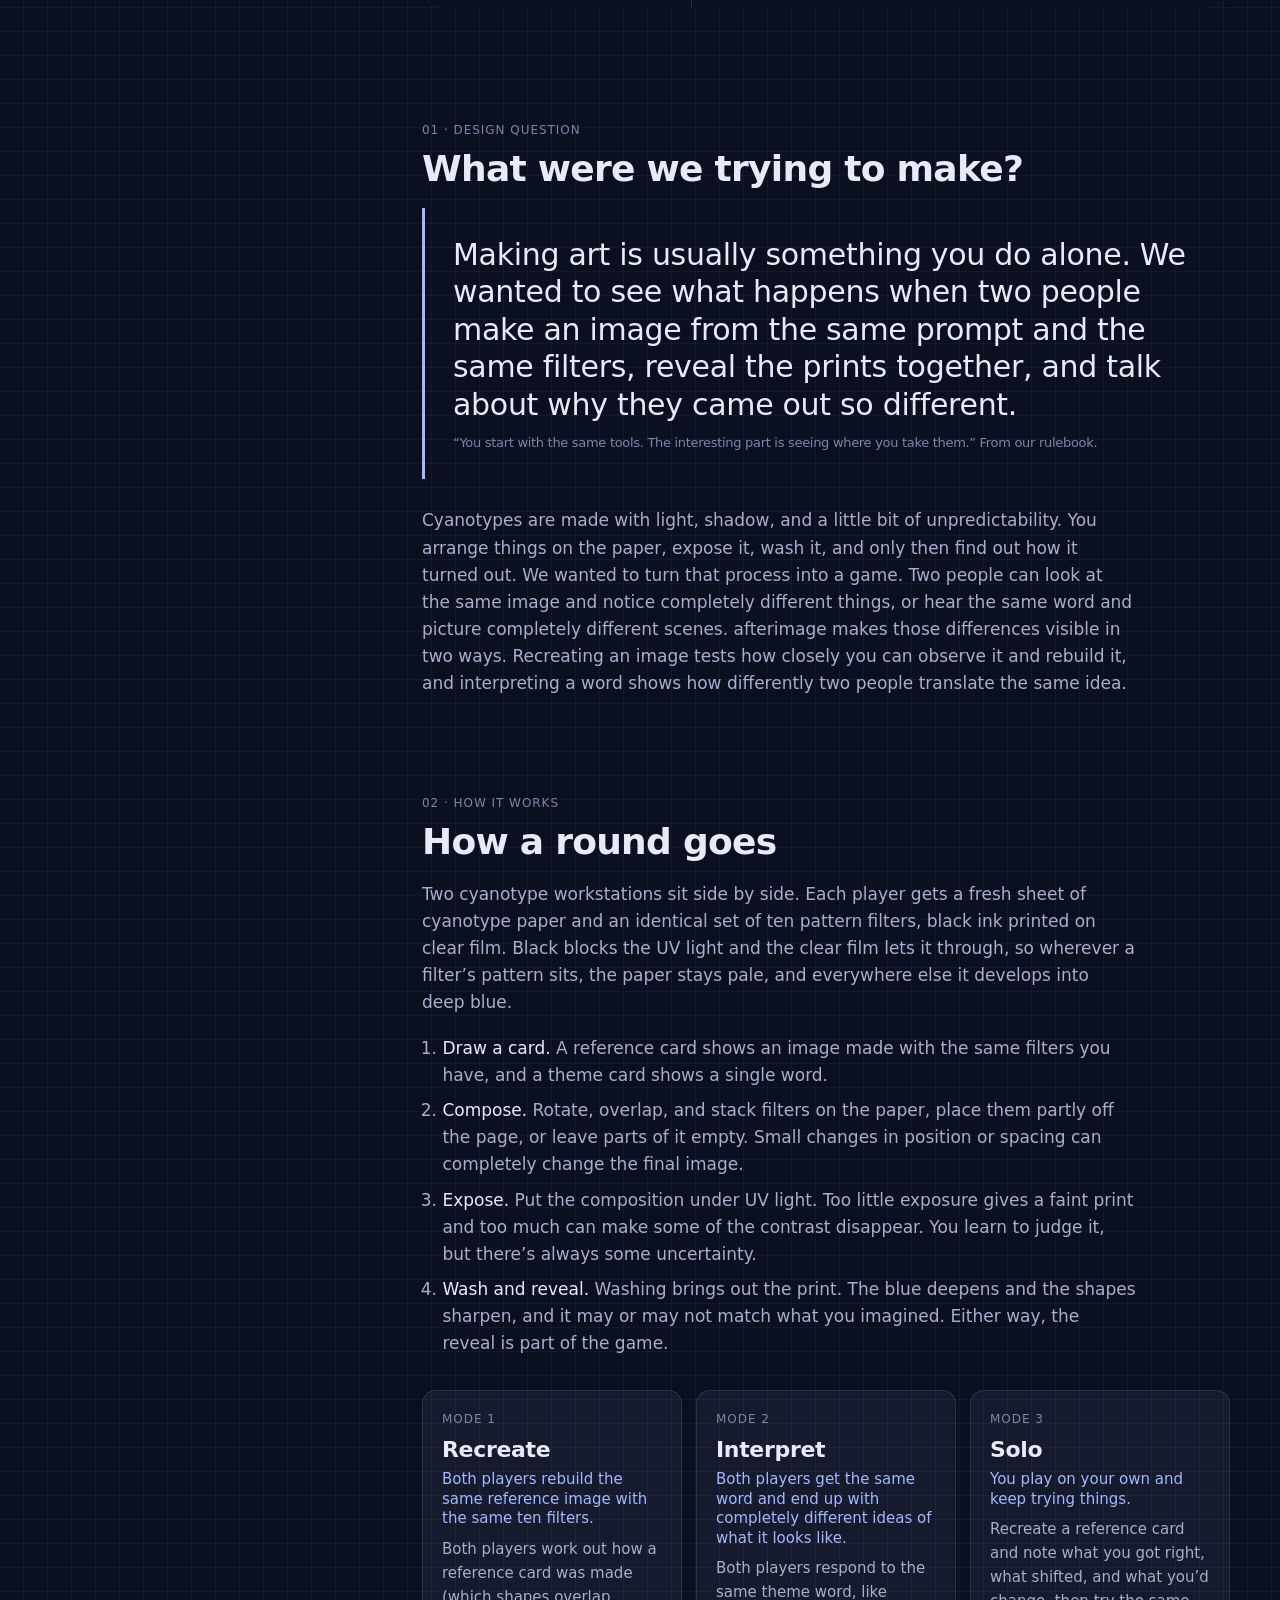
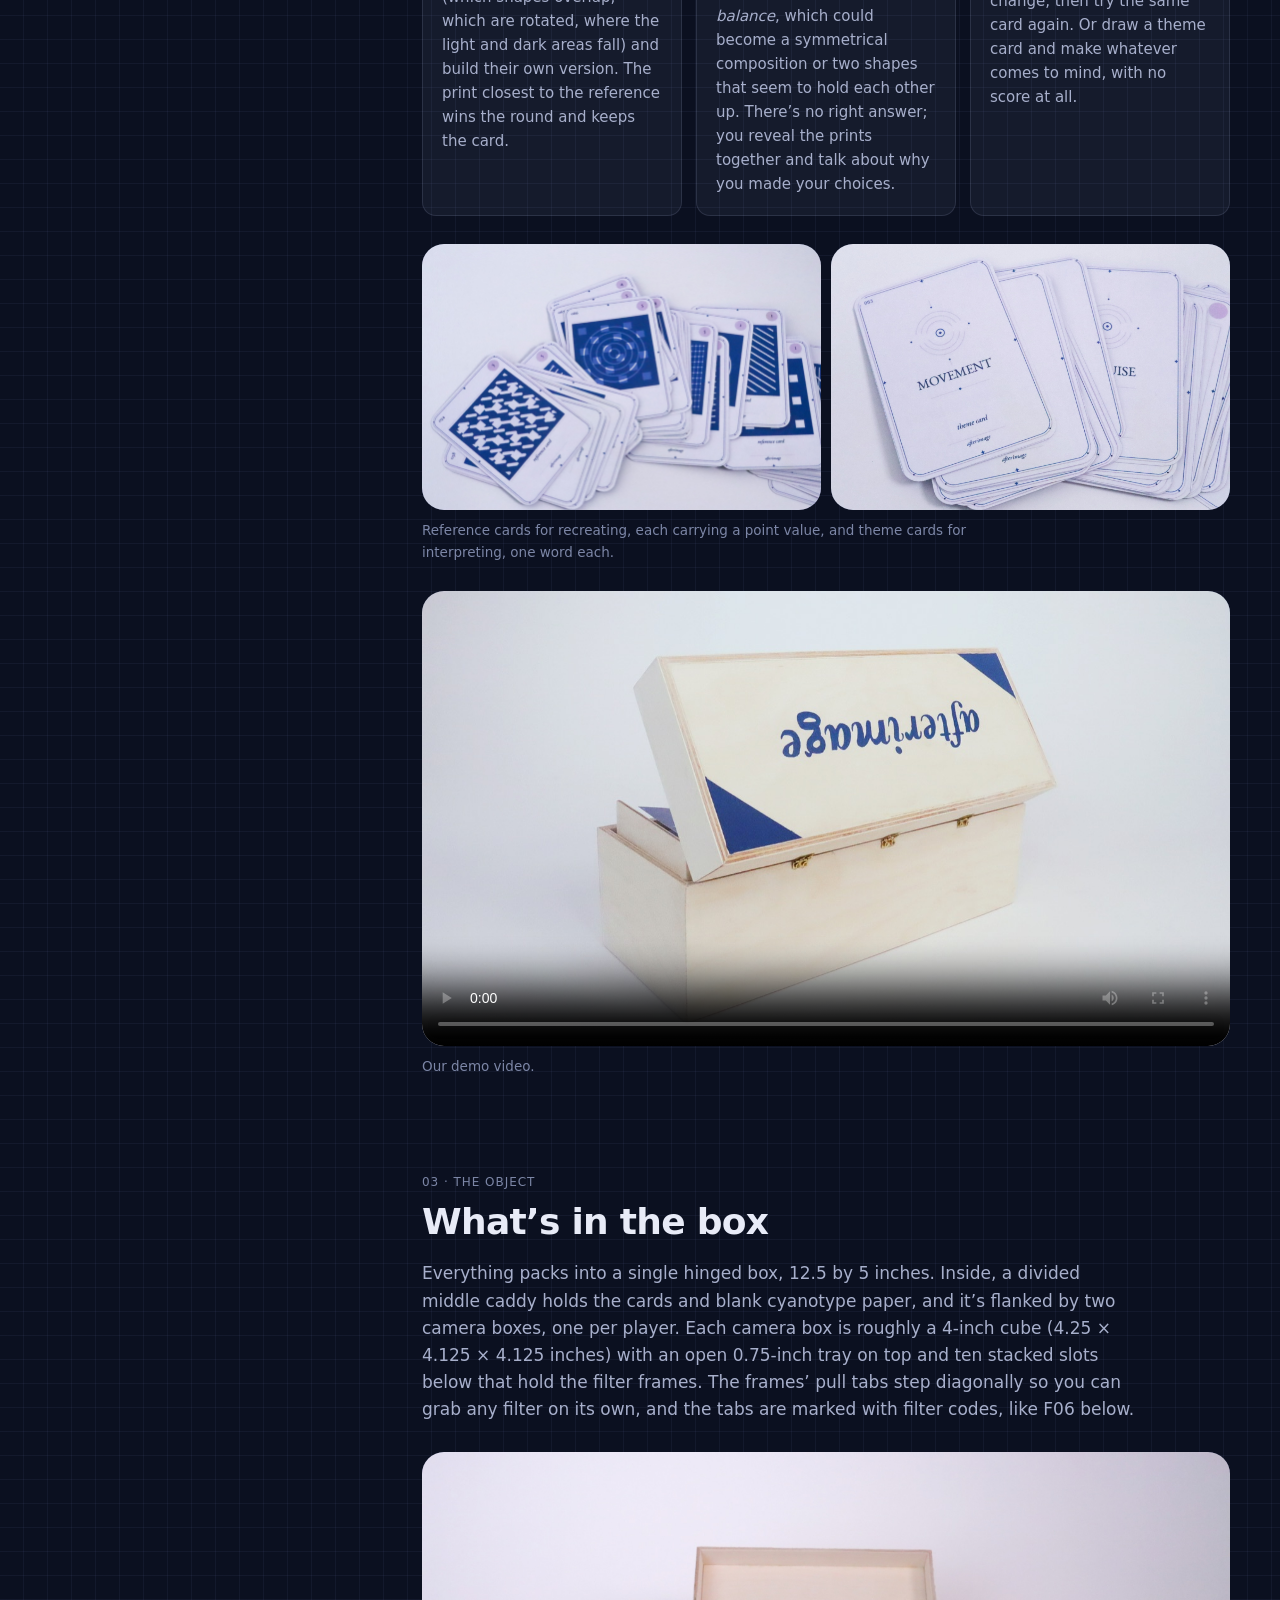
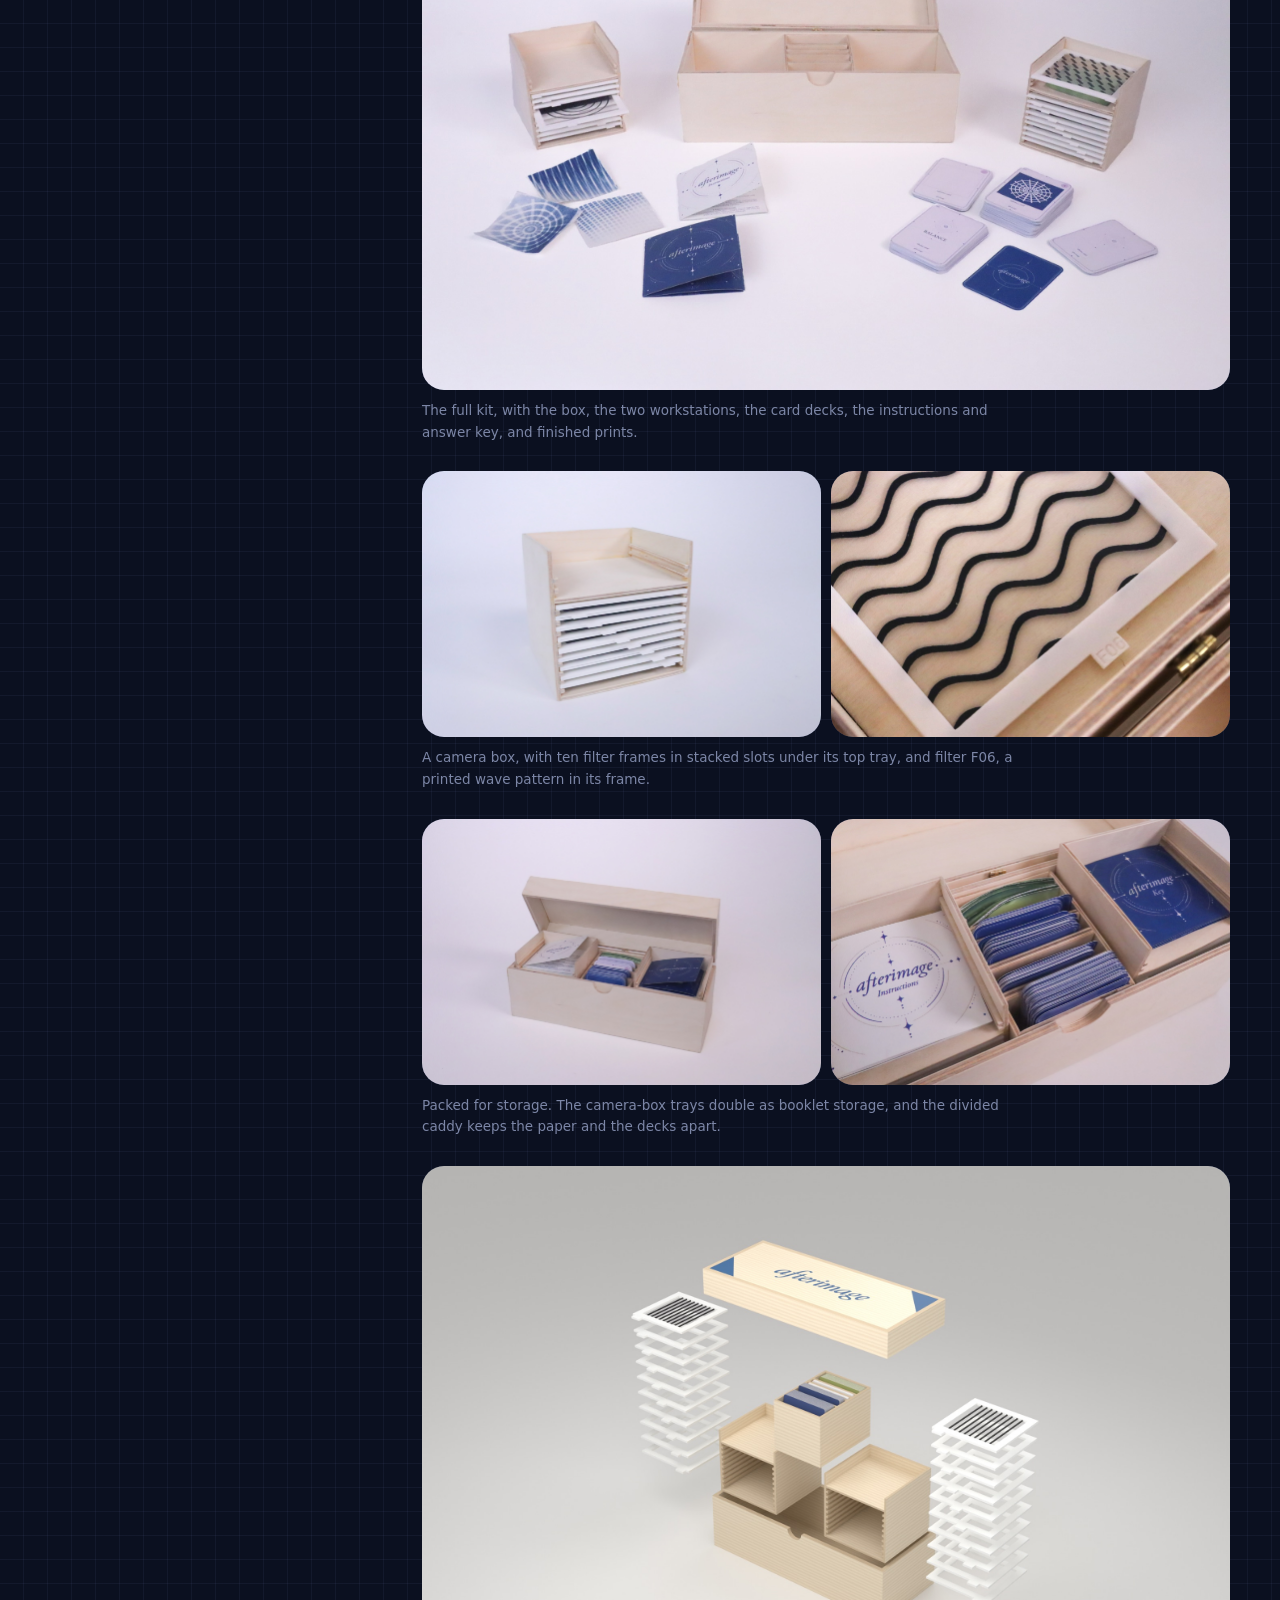
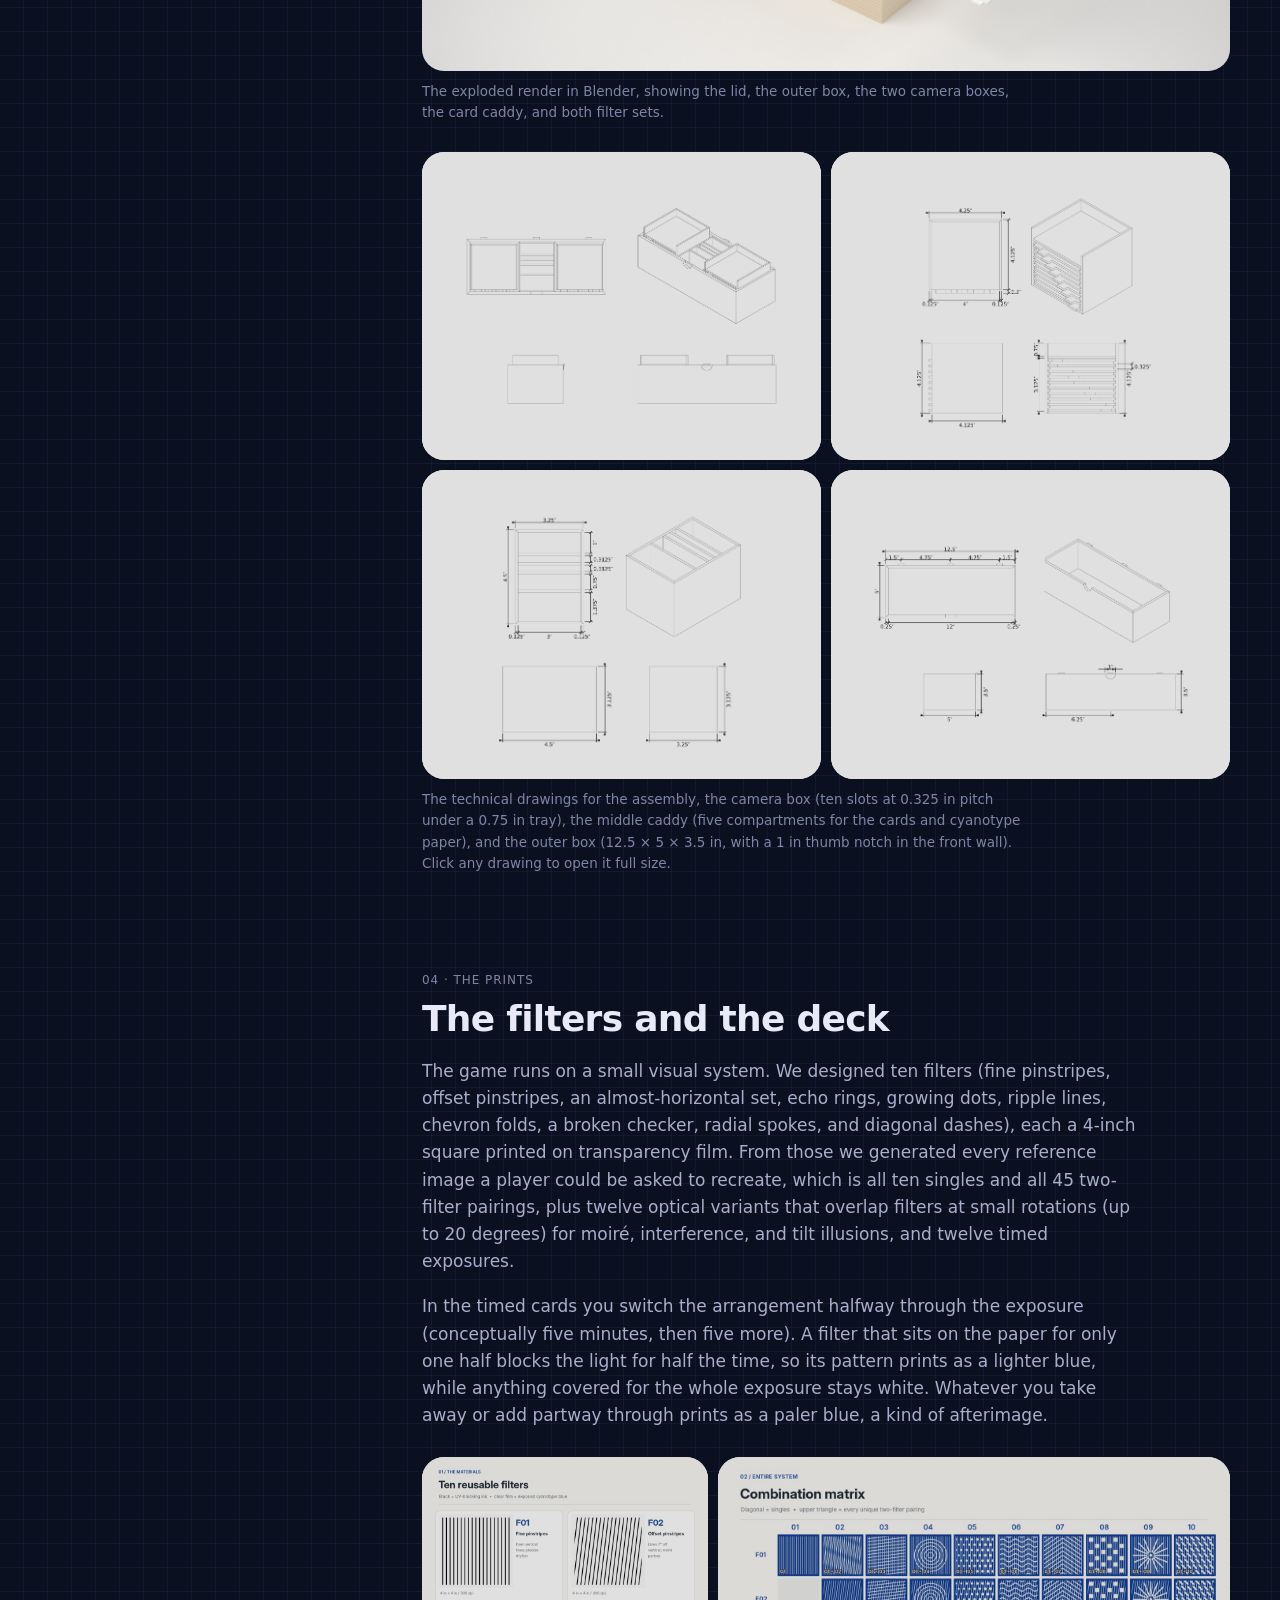
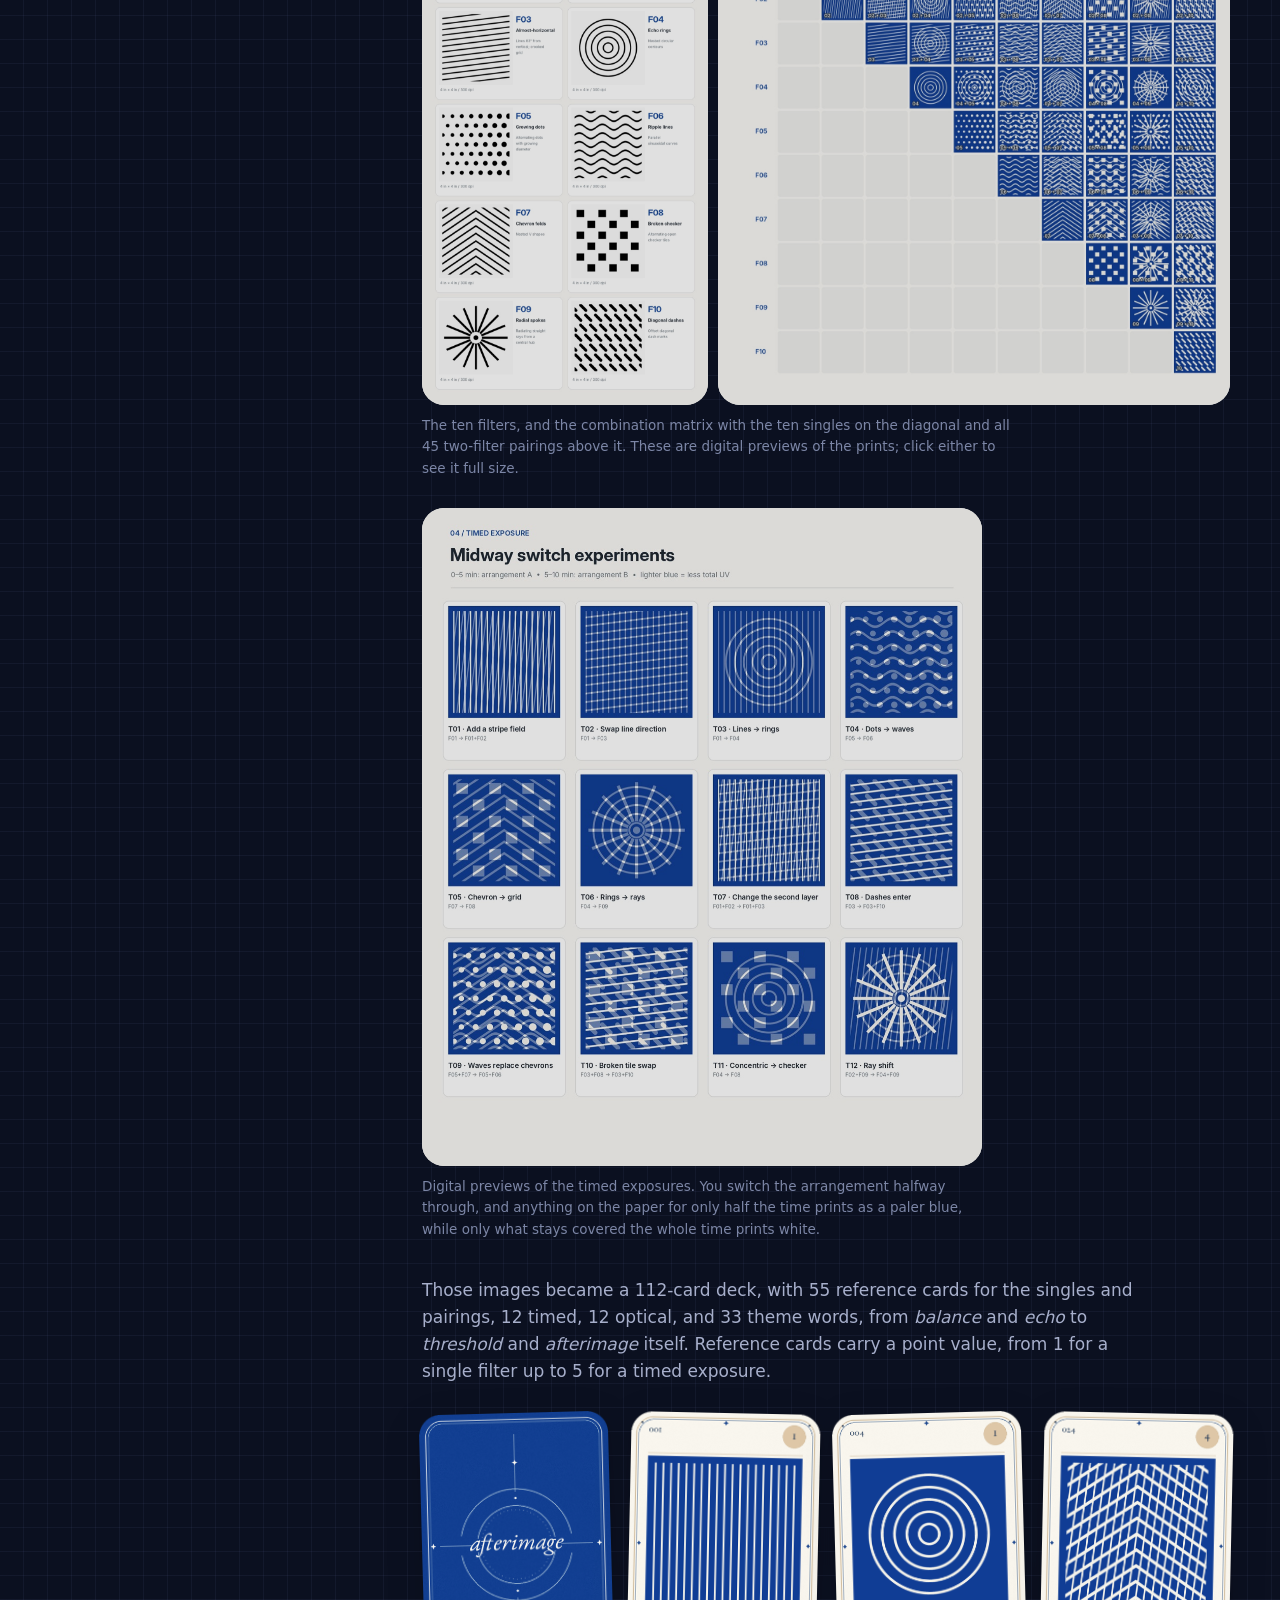
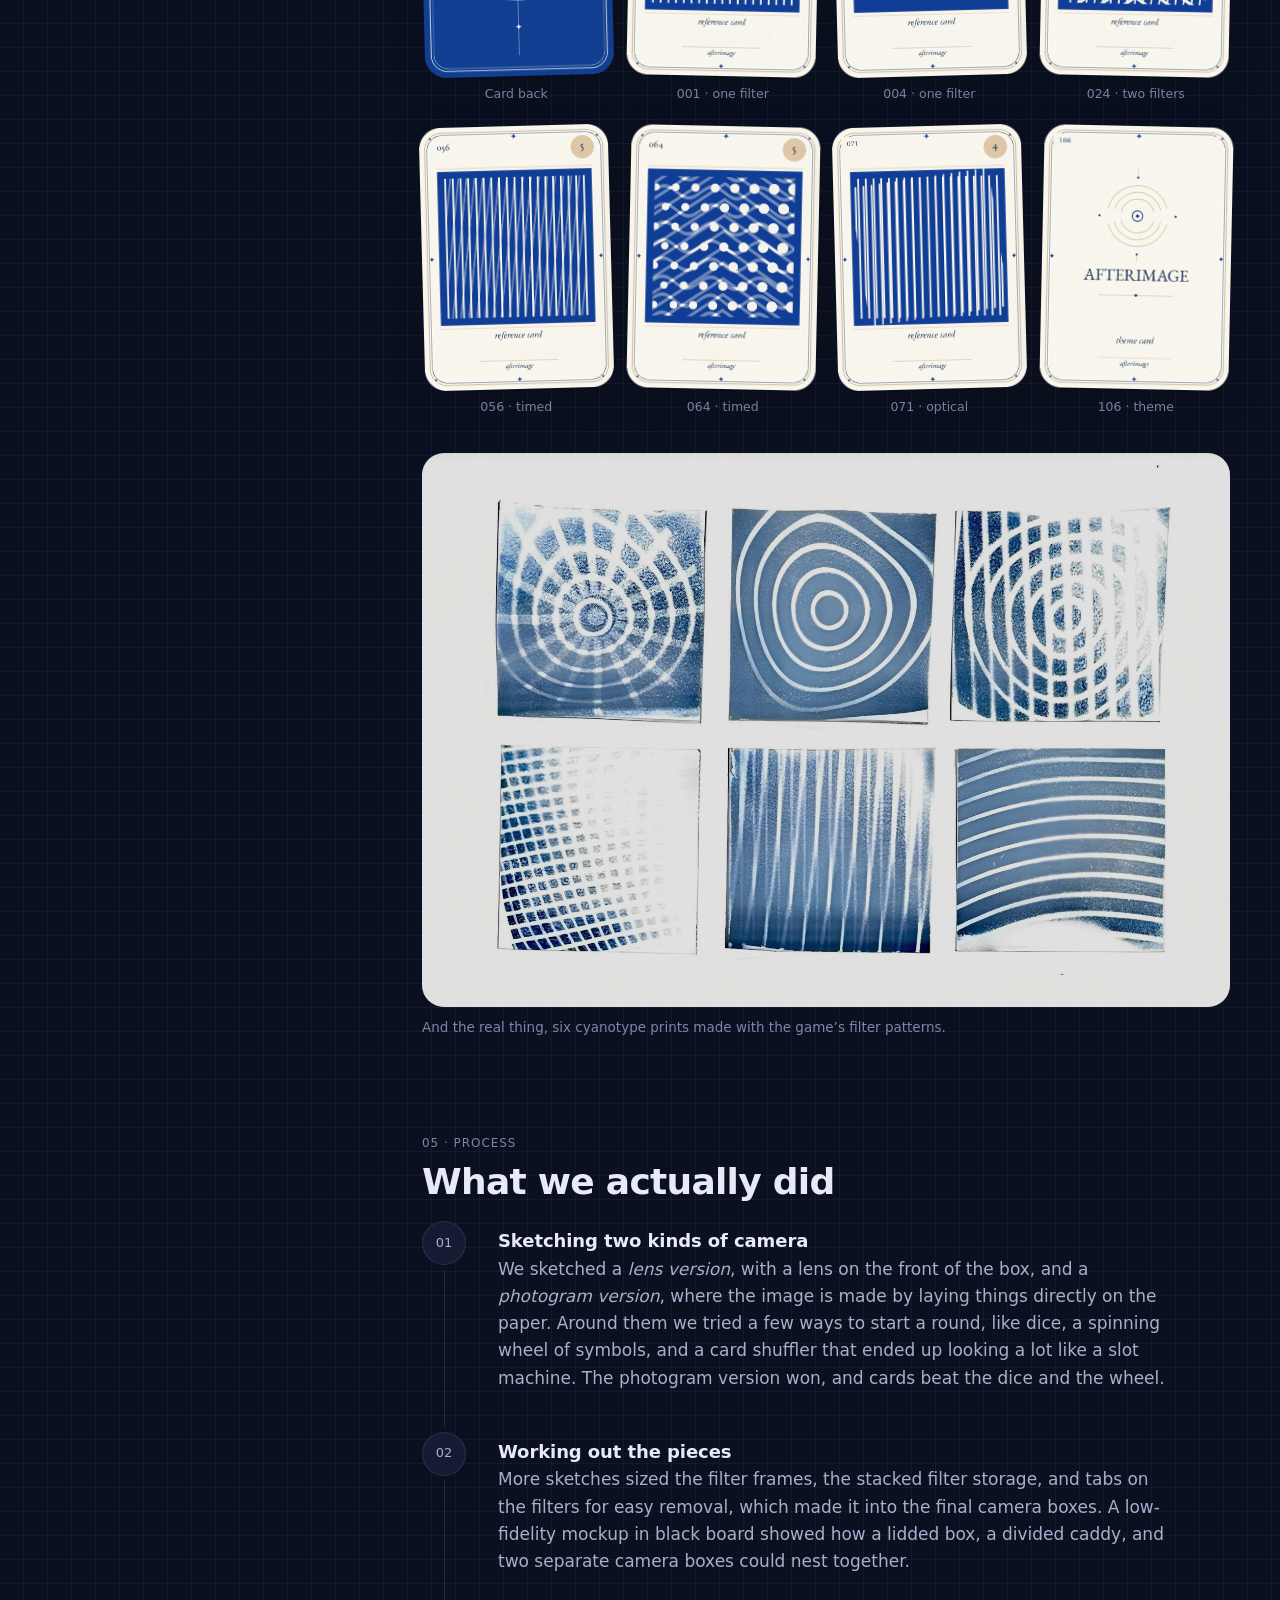
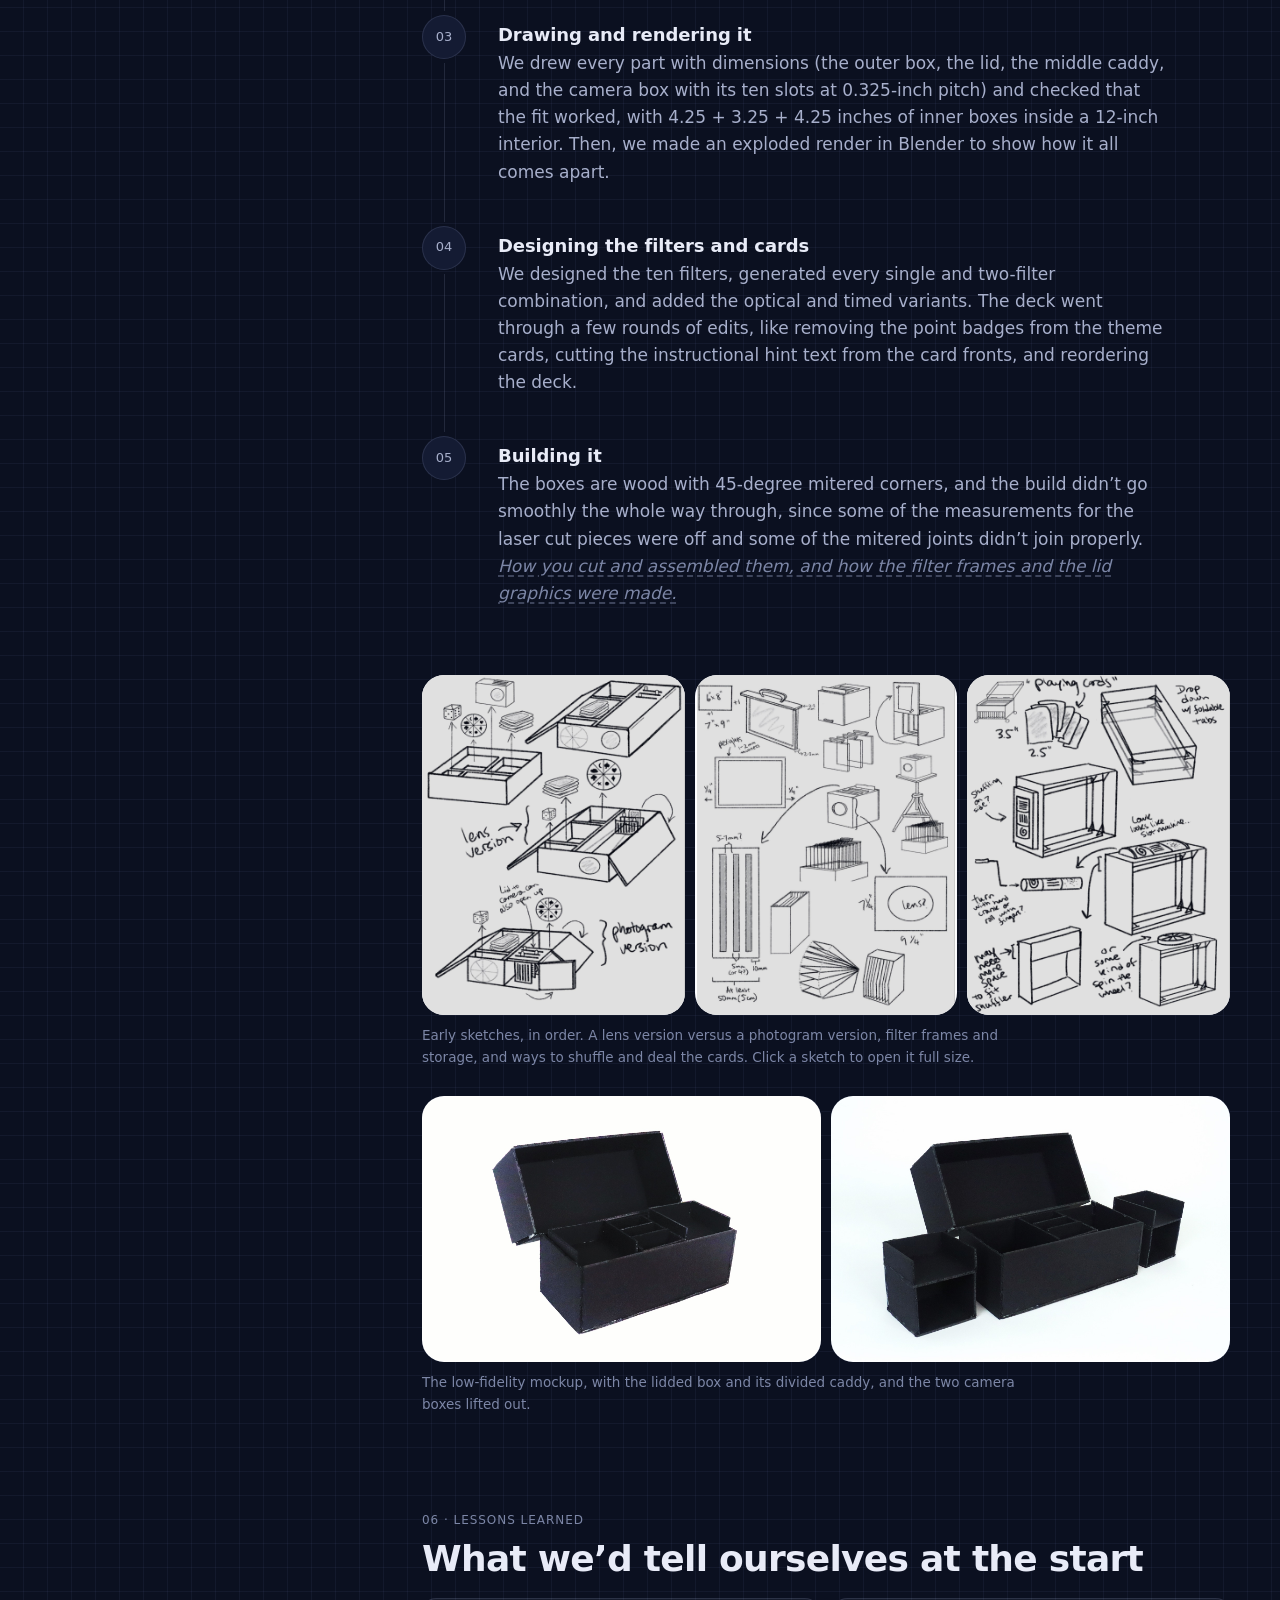
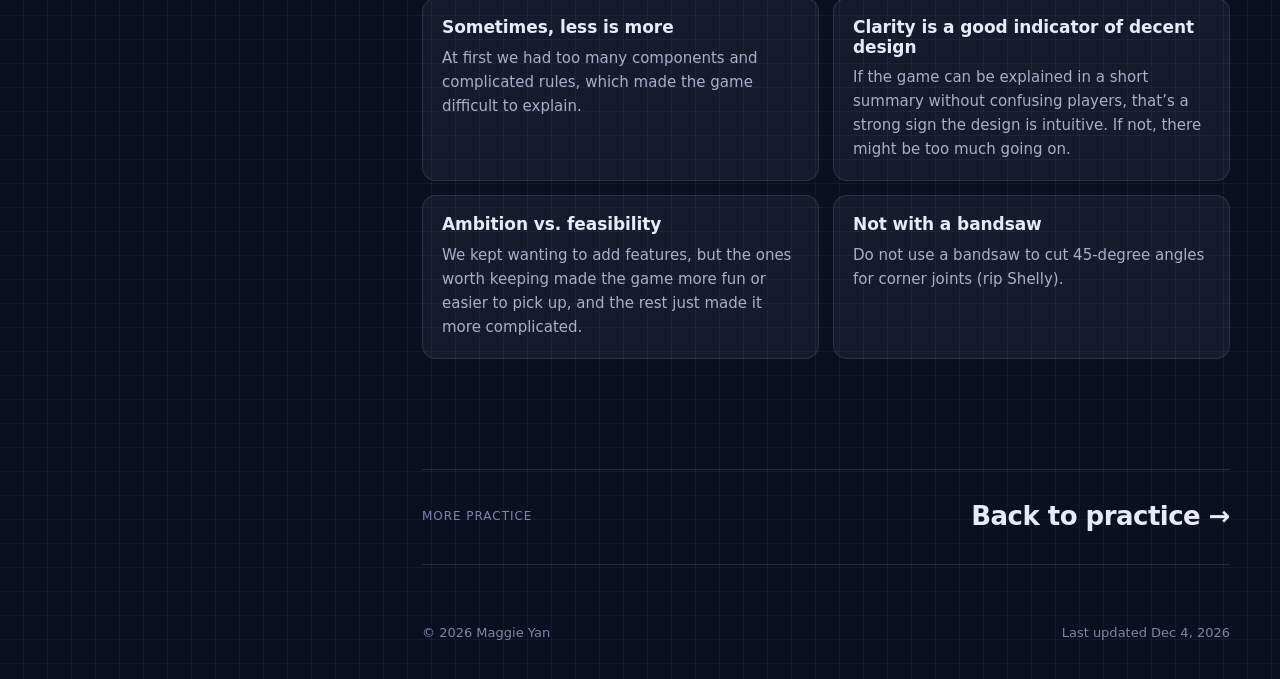
<file: projects/afterimage.html>
<!doctype html>
<html lang="en">
<head>
  <meta charset="utf-8">
  <meta name="viewport" content="width=device-width, initial-scale=1">
  <title>afterimage · Maggie Yan</title>
  <meta name="description" content="afterimage is a photogram camera game built on cyanotype printing, where players arrange patterned filters on light-sensitive paper, expose and wash it, and compare how differently they saw the same prompt. MIT 4.031 Objects and Interaction, with Natalie Tan and Shelly Yang.">

  <script src="../assets/js/sky-time.js"></script>

  <link rel="preconnect" href="https://cdn.fontshare.com" crossorigin>
  <link rel="stylesheet" href="https://api.fontshare.com/v2/css?f[]=satoshi@400,401,500,501,700&amp;display=swap">
  <link rel="stylesheet" href="https://api.fontshare.com/v2/css?f[]=cabinet-grotesk@500,700,800&amp;display=swap">
  <link rel="stylesheet" href="../assets/css/style.css">
  <link rel="icon" href="../assets/img/favicon.svg" type="image/svg+xml">
</head>
<body>
  <a class="skip-link" href="#main">Skip to content</a>
  <div class="sky sky--short" data-sky aria-hidden="true"><div class="sky__gradient"></div></div>

  <div class="layout">
    <nav class="topnav" aria-label="Main">
      <a href="../">research</a>
      <a href="../after-hours.html">studio</a>
      <a href="../about.html">about + CV</a>
    </nav>

    <aside class="sidebar">
      <a class="back-link" href="../#practice">&larr; all practice</a>
      <div>
        <span class="label">Practice · class project</span>
        <p class="cs-side-title">afterimage</p>
      </div>
      <nav class="toc" aria-label="On this page">
        <ol>
          <li><a href="#overview">Overview</a></li>
          <li><a href="#question">Design question</a></li>
          <li><a href="#how">How it works</a></li>
          <li><a href="#object">The object</a></li>
          <li><a href="#prints">The prints</a></li>
          <li><a href="#process">Process</a></li>
          <li><a href="#lessons">Lessons learned</a></li>
        </ol>
      </nav>
      <div data-daybar></div>
      <p class="home-clock" data-home-clock></p>
    </aside>

    <main class="main" id="main">
      <header class="cs-header" id="overview">
        <div class="cs-kicker">
          <span class="label">Fall 2026</span>
          <span class="label">MIT 4.031 Objects and Interaction</span>
          <span class="label">Analog camera · game design</span>
        </div>
        <h1 class="cs-title cs-title--long">afterimage: <em>a cyanotype game about seeing the same thing differently</em></h1>
        <p class="cs-summary">afterimage is a photogram camera game, which means there’s no lens. Players arrange patterned filters directly on light-sensitive cyanotype paper, expose it to UV light, wash it, and only then see the print they made. Each round starts with a card. Sometimes you try to recreate a reference image as closely as you can, and sometimes you get a single word and interpret it however you like. Two people can start with the same prompt and the same filters and still end up with completely different prints, and afterimage is built to make that difference visible. Natalie Tan, Shelly Yang, and I designed and built it as an analog camera project for MIT 4.031 Objects and Interaction.</p>
      </header>

      <div class="media cs-hero">
        <img src="../assets/img/projects/afterimage-hero.jpg" alt="The afterimage kit on a white table: a wooden box with afterimage written across the lid in blue script, a camera box on each side holding stacked filter frames, and two hands in front, one fanning a card back, a CONNECTION theme card, and a grid reference card, the other holding three blue cyanotype prints">
      </div>

      <dl class="glance">
        <div><dt class="label">My role</dt><dd><span class="todo">What you owned on the team, e.g. the card and filter system, the CAD drawings, the box build, the documentation</span></dd></div>
        <div><dt class="label">Timeline</dt><dd>Fall 2026</dd></div>
        <div><dt class="label">Context</dt><dd>Analog camera project, MIT 4.031 Objects and Interaction</dd></div>
        <div><dt class="label">Team</dt><dd>Natalie Tan, Shelly Yang, and me</dd></div>
        <div class="wide"><dt class="label">Methods</dt><dd>Concept sketching, a low-fidelity mockup, dimensioned CAD drawings, a Blender exploded render, digital pattern design for the filters and reference images, card and rulebook design, woodworking, and product photography and video</dd></div>
        <div><dt class="label">Players</dt><dd>1–2, in three modes: recreate, interpret, and solo</dd></div>
        <div class="wide"><dt class="label">The kit</dt><dd>Two camera-box workstations, two matching sets of ten pattern filters, a 112-card deck, fresh cyanotype paper, an instruction booklet, and an answer key, plus a UV light for exposing</dd></div>
      </dl>

      <section class="cs-section" id="question">
        <span class="label">01 · Design question</span>
        <h2>What were we trying to make?</h2>
        <blockquote class="question">
          Making art is usually something you do alone. We wanted to see what happens when two people make an image from the same prompt and the same filters, reveal the prints together, and talk about why they came out so different.
          <cite>“You start with the same tools. The interesting part is seeing where you take them.” From our rulebook.</cite>
        </blockquote>
        <div class="prose" style="margin-top:28px">
          <p>Cyanotypes are made with light, shadow, and a little bit of unpredictability. You arrange things on the paper, expose it, wash it, and only then find out how it turned out. We wanted to turn that process into a game. Two people can look at the same image and notice completely different things, or hear the same word and picture completely different scenes. afterimage makes those differences visible in two ways. Recreating an image tests how closely you can observe it and rebuild it, and interpreting a word shows how differently two people translate the same idea.</p>
        </div>
      </section>

      <section class="cs-section" id="how">
        <span class="label">02 · How it works</span>
        <h2>How a round goes</h2>
        <div class="prose">
          <p>Two cyanotype workstations sit side by side. Each player gets a fresh sheet of cyanotype paper and an identical set of ten pattern filters, black ink printed on clear film. Black blocks the UV light and the clear film lets it through, so wherever a filter’s pattern sits, the paper stays pale, and everywhere else it develops into deep blue.</p>
          <ol>
            <li><strong>Draw a card.</strong> A reference card shows an image made with the same filters you have, and a theme card shows a single word.</li>
            <li><strong>Compose.</strong> Rotate, overlap, and stack filters on the paper, place them partly off the page, or leave parts of it empty. Small changes in position or spacing can completely change the final image.</li>
            <li><strong>Expose.</strong> Put the composition under UV light. Too little exposure gives a faint print and too much can make some of the contrast disappear. You learn to judge it, but there’s always some uncertainty.</li>
            <li><strong>Wash and reveal.</strong> Washing brings out the print. The blue deepens and the shapes sharpen, and it may or may not match what you imagined. Either way, the reveal is part of the game.</li>
          </ol>
        </div>
        <ul class="modes">
          <li>
            <span class="label">Mode 1</span>
            <h3>Recreate</h3>
            <p class="modes__tag">Both players rebuild the same reference image with the same ten filters.</p>
            <p>Both players work out how a reference card was made (which shapes overlap, which are rotated, where the light and dark areas fall) and build their own version. The print closest to the reference wins the round and keeps the card.</p>
          </li>
          <li>
            <span class="label">Mode 2</span>
            <h3>Interpret</h3>
            <p class="modes__tag">Both players get the same word and end up with completely different ideas of what it looks like.</p>
            <p>Both players respond to the same theme word, like <em>balance</em>, which could become a symmetrical composition or two shapes that seem to hold each other up. There’s no right answer; you reveal the prints together and talk about why you made your choices.</p>
          </li>
          <li>
            <span class="label">Mode 3</span>
            <h3>Solo</h3>
            <p class="modes__tag">You play on your own and keep trying things.</p>
            <p>Recreate a reference card and note what you got right, what shifted, and what you’d change, then try the same card again. Or draw a theme card and make whatever comes to mind, with no score at all.</p>
          </li>
        </ul>
        <figure class="figure figure--pair" style="margin-top:28px">
          <div class="media" style="aspect-ratio:3/2"><img src="../assets/img/projects/afterimage-reference-cards.jpg" alt="Overlapping reference cards, each with a deep blue square showing white filter patterns such as zigzag blocks, dashed rings, and a fine grid, and a small numbered point badge in the corner" loading="lazy"></div>
          <div class="media" style="aspect-ratio:3/2"><img src="../assets/img/projects/afterimage-theme-cards.jpg" alt="A fan of white theme cards; the top one reads MOVEMENT in serif capitals under a concentric target icon" loading="lazy"></div>
          <figcaption>Reference cards for recreating, each carrying a point value, and theme cards for interpreting, one word each.</figcaption>
        </figure>
        <figure class="figure" style="margin-top:28px">
          <div class="media" style="aspect-ratio:16/9">
            <video controls preload="metadata" playsinline poster="../assets/img/projects/afterimage-poster.jpg">
              <source src="../assets/video/afterimage-demo.mp4" type="video/mp4">
            </video>
          </div>
          <figcaption>Our demo video.</figcaption>
        </figure>
      </section>

      <section class="cs-section" id="object">
        <span class="label">03 · The object</span>
        <h2>What’s in the box</h2>
        <div class="prose">
          <p>Everything packs into a single hinged box, 12.5 by 5 inches. Inside, a divided middle caddy holds the cards and blank cyanotype paper, and it’s flanked by two camera boxes, one per player. Each camera box is roughly a 4-inch cube (4.25 × 4.125 × 4.125 inches) with an open 0.75-inch tray on top and ten stacked slots below that hold the filter frames. The frames’ pull tabs step diagonally so you can grab any filter on its own, and the tabs are marked with filter codes, like F06 below.</p>
        </div>
        <figure class="figure" style="margin-top:28px">
          <div class="media" style="aspect-ratio:3/2"><img src="../assets/img/projects/afterimage-kit.jpg" alt="The full kit laid out on a white table: the open wooden box with its slotted middle caddy, two camera boxes with filters, blue cyanotype prints, an instruction booklet and a navy answer key, and stacks of reference and theme cards" loading="lazy"></div>
          <figcaption>The full kit, with the box, the two workstations, the card decks, the instructions and answer key, and finished prints.</figcaption>
        </figure>
        <figure class="figure figure--pair" style="margin-top:28px">
          <div class="media" style="aspect-ratio:3/2"><img src="../assets/img/projects/afterimage-camerabox.jpg" alt="A wooden camera box with an open tray on top and ten white filter frames stacked in slots below, their pull tabs stepping diagonally across the front" loading="lazy"></div>
          <div class="media" style="aspect-ratio:3/2"><img src="../assets/img/projects/afterimage-filter.jpg" alt="Close-up of one filter: a white frame holding clear film printed with black wavy lines, its tab marked F06" loading="lazy"></div>
          <figcaption>A camera box, with ten filter frames in stacked slots under its top tray, and filter F06, a printed wave pattern in its frame.</figcaption>
        </figure>
        <figure class="figure figure--pair" style="margin-top:28px">
          <div class="media" style="aspect-ratio:3/2"><img src="../assets/img/projects/afterimage-packed.jpg" alt="The wooden box open with everything packed inside: the two camera-box trays hold the instruction booklet and answer key, and the middle caddy holds green cyanotype paper and card decks" loading="lazy"></div>
          <div class="media" style="aspect-ratio:3/2"><img src="../assets/img/projects/afterimage-inside.jpg" alt="An angled close-up into the packed box: dividers separate a stack of green cyanotype paper from thick stacks of blue-backed cards, between the instruction booklet and the answer key" loading="lazy"></div>
          <figcaption>Packed for storage. The camera-box trays double as booklet storage, and the divided caddy keeps the paper and the decks apart.</figcaption>
        </figure>
        <figure class="figure" style="margin-top:28px">
          <div class="media" style="aspect-ratio:16/10"><img src="../assets/img/projects/afterimage-render.jpg" alt="An exploded 3D render of the kit on grey: the lid with the afterimage wordmark at the top, the middle caddy filled with cards and paper, two camera boxes, the outer box at the bottom, and a tower of filter frames on each side" loading="lazy"></div>
          <figcaption>The exploded render in Blender, showing the lid, the outer box, the two camera boxes, the card caddy, and both filter sets.</figcaption>
        </figure>
        <figure class="figure drawings">
          <a class="media media--drawing" href="../assets/img/projects/afterimage-drawing-assembly.png" target="_blank" rel="noopener"><img src="../assets/img/projects/afterimage-drawing-assembly.png" alt="Assembly drawing with top, isometric, side, and front views of the box without its lid, showing the two camera boxes and middle caddy nested inside" loading="lazy"></a>
          <a class="media media--drawing" href="../assets/img/projects/afterimage-drawing-camera-box.png" target="_blank" rel="noopener"><img src="../assets/img/projects/afterimage-drawing-camera-box.png" alt="Dimensioned drawing of the camera box: 4.25 inches wide, a 0.75 inch top tray, and ten filter slots at 0.325 inch pitch" loading="lazy"></a>
          <a class="media media--drawing" href="../assets/img/projects/afterimage-drawing-middle-box.png" target="_blank" rel="noopener"><img src="../assets/img/projects/afterimage-drawing-middle-box.png" alt="Dimensioned drawing of the middle caddy: 3.25 by 4.5 by 3.125 inches, split into five compartments" loading="lazy"></a>
          <a class="media media--drawing" href="../assets/img/projects/afterimage-drawing-outer-box.png" target="_blank" rel="noopener"><img src="../assets/img/projects/afterimage-drawing-outer-box.png" alt="Dimensioned drawing of the outer box: 12.5 by 5 by 3.5 inches, with three hinges and a one inch thumb notch" loading="lazy"></a>
          <figcaption>The technical drawings for the assembly, the camera box (ten slots at 0.325 in pitch under a 0.75 in tray), the middle caddy (five compartments for the cards and cyanotype paper), and the outer box (12.5 × 5 × 3.5 in, with a 1 in thumb notch in the front wall). Click any drawing to open it full size.</figcaption>
        </figure>
      </section>

      <section class="cs-section" id="prints">
        <span class="label">04 · The prints</span>
        <h2>The filters and the deck</h2>
        <div class="prose">
          <p>The game runs on a small visual system. We designed ten filters (fine pinstripes, offset pinstripes, an almost-horizontal set, echo rings, growing dots, ripple lines, chevron folds, a broken checker, radial spokes, and diagonal dashes), each a 4-inch square printed on transparency film. From those we generated every reference image a player could be asked to recreate, which is all ten singles and all 45 two-filter pairings, plus twelve optical variants that overlap filters at small rotations (up to 20 degrees) for moiré, interference, and tilt illusions, and twelve timed exposures.</p>
          <p>In the timed cards you switch the arrangement halfway through the exposure (conceptually five minutes, then five more). A filter that sits on the paper for only one half blocks the light for half the time, so its pattern prints as a lighter blue, while anything covered for the whole exposure stays white. Whatever you take away or add partway through prints as a paler blue, a kind of afterimage.</p>
        </div>
        <figure class="figure prints-sheets">
          <a class="media media--sheet" href="../assets/img/projects/afterimage-filter-library.jpg" target="_blank" rel="noopener"><img src="../assets/img/projects/afterimage-filter-library.jpg" width="900" height="1722" alt="Spec sheet titled Ten reusable filters, showing the ten black-on-white patterns F01 to F10 with their names" loading="lazy"></a>
          <a class="media media--sheet" href="../assets/img/projects/afterimage-pairing-matrix.jpg" target="_blank" rel="noopener"><img src="../assets/img/projects/afterimage-pairing-matrix.jpg" width="1300" height="1390" alt="Combination matrix: a 10 by 10 grid with the ten single-filter prints on the diagonal and all 45 two-filter pairings above it, white patterns on a simulated cyanotype blue" loading="lazy"></a>
          <figcaption>The ten filters, and the combination matrix with the ten singles on the diagonal and all 45 two-filter pairings above it. These are digital previews of the prints; click either to see it full size.</figcaption>
        </figure>
        <figure class="figure timed-sheet">
          <a class="media media--sheet" href="../assets/img/projects/afterimage-timed-exposures.jpg" target="_blank" rel="noopener"><img src="../assets/img/projects/afterimage-timed-exposures.jpg" width="1100" height="1293" alt="Sheet titled Midway switch experiments: twelve timed-exposure previews, T01 to T12, each switching from one filter arrangement to another halfway through; patterns present for only one half print lighter blue, and filters kept for the whole exposure stay white" loading="lazy"></a>
          <figcaption>Digital previews of the timed exposures. You switch the arrangement halfway through, and anything on the paper for only half the time prints as a paler blue, while only what stays covered the whole time prints white.</figcaption>
        </figure>
        <div class="prose" style="margin-top:36px">
          <p>Those images became a 112-card deck, with 55 reference cards for the singles and pairings, 12 timed, 12 optical, and 33 theme words, from <em>balance</em> and <em>echo</em> to <em>threshold</em> and <em>afterimage</em> itself. Reference cards carry a point value, from 1 for a single filter up to 5 for a timed exposure.</p>
        </div>
        <ul class="card-grid" aria-label="A sample of the afterimage cards">
          <li><img src="../assets/img/projects/afterimage-card-back.png" width="372" height="519" alt="The shared card back: deep cyanotype blue with a white viewfinder-like crosshair, concentric circles, and afterimage in white script" loading="lazy"><span>Card back</span></li>
          <li><img src="../assets/img/projects/afterimage-card-001.png" width="372" height="519" alt="Reference card 001: fine vertical pinstripes on blue" loading="lazy"><span>001 · one filter</span></li>
          <li><img src="../assets/img/projects/afterimage-card-004.png" width="372" height="519" alt="Reference card 004: five concentric rings on blue" loading="lazy"><span>004 · one filter</span></li>
          <li><img src="../assets/img/projects/afterimage-card-024.png" width="372" height="519" alt="Reference card 024: slanted pinstripes crossing chevron folds into a herringbone lattice" loading="lazy"><span>024 · two filters</span></li>
          <li><img src="../assets/img/projects/afterimage-card-056.png" width="372" height="519" alt="Timed reference card 056: bright vertical stripes over a paler set of slanted stripes" loading="lazy"><span>056 · timed</span></li>
          <li><img src="../assets/img/projects/afterimage-card-064.png" width="372" height="519" alt="Timed reference card 064: rows of growing dots over pale ripple and chevron bands" loading="lazy"><span>064 · timed</span></li>
          <li><img src="../assets/img/projects/afterimage-card-071.png" width="372" height="519" alt="Optical reference card 071: two sets of near-vertical pinstripes, one turned slightly, drifting in and out of step into a moiré pattern" loading="lazy"><span>071 · optical</span></li>
          <li><img src="../assets/img/projects/afterimage-card-106.png" width="372" height="519" alt="Theme card 106: the word AFTERIMAGE in navy serif capitals" loading="lazy"><span>106 · theme</span></li>
        </ul>
        <figure class="figure" style="margin-top:36px">
          <div class="media media--paper" style="aspect-ratio:1586/1086"><img src="../assets/img/projects/afterimage-prints.jpg" alt="Six real cyanotype prints in two rows: a radial web, concentric rings, rings over a grid, a fading grid of squares, vertical stripes, and curved bands, all white on blue" loading="lazy"></div>
          <figcaption>And the real thing, six cyanotype prints made with the game’s filter patterns.</figcaption>
        </figure>
      </section>

      <section class="cs-section" id="process">
        <span class="label">05 · Process</span>
        <h2>What we actually did</h2>
        <ol class="process">
          <li>
            <h3>Sketching two kinds of camera</h3>
            <p>We sketched a <em>lens version</em>, with a lens on the front of the box, and a <em>photogram version</em>, where the image is made by laying things directly on the paper. Around them we tried a few ways to start a round, like dice, a spinning wheel of symbols, and a card shuffler that ended up looking a lot like a slot machine. The photogram version won, and cards beat the dice and the wheel.</p>
          </li>
          <li>
            <h3>Working out the pieces</h3>
            <p>More sketches sized the filter frames, the stacked filter storage, and tabs on the filters for easy removal, which made it into the final camera boxes. A low-fidelity mockup in black board showed how a lidded box, a divided caddy, and two separate camera boxes could nest together.</p>
          </li>
          <li>
            <h3>Drawing and rendering it</h3>
            <p>We drew every part with dimensions (the outer box, the lid, the middle caddy, and the camera box with its ten slots at 0.325-inch pitch) and checked that the fit worked, with 4.25 + 3.25 + 4.25 inches of inner boxes inside a 12-inch interior. Then, we made an exploded render in Blender to show how it all comes apart.</p>
          </li>
          <li>
            <h3>Designing the filters and cards</h3>
            <p>We designed the ten filters, generated every single and two-filter combination, and added the optical and timed variants. The deck went through a few rounds of edits, like removing the point badges from the theme cards, cutting the instructional hint text from the card fronts, and reordering the deck.</p>
          </li>
          <li>
            <h3>Building it</h3>
            <p>The boxes are wood with 45-degree mitered corners, and the build didn’t go smoothly the whole way through, since some of the measurements for the laser cut pieces were off and some of the mitered joints didn’t join properly. <span class="todo">How you cut and assembled them, and how the filter frames and the lid graphics were made.</span></p>
          </li>
        </ol>
        <figure class="figure sketches">
          <a class="media media--sketch" href="../assets/img/projects/afterimage-sketch-versions.jpg" target="_blank" rel="noopener"><img src="../assets/img/projects/afterimage-sketch-versions.jpg" alt="Concept sketch comparing a lens version and a photogram version of the box, with dice, a spinning wheel of symbols, and stacks of cards rising out of their compartments, and a note that the lid to the camera can also open up" loading="lazy"></a>
          <a class="media media--sketch" href="../assets/img/projects/afterimage-sketch-filters.jpg" target="_blank" rel="noopener"><img src="../assets/img/projects/afterimage-sketch-filters.jpg" alt="Sketches of filter frames in plexiglass with dimensions, stacked filter racks, a box camera with a lens on a tripod, and a slotted filter holder" loading="lazy"></a>
          <a class="media media--sketch" href="../assets/img/projects/afterimage-sketch-shuffler.jpg" target="_blank" rel="noopener"><img src="../assets/img/projects/afterimage-sketch-shuffler.jpg" alt="Sketches of playing-card sized cards, a drop-down tray with foldable tabs, and card shufflers turned by a hand crank, one noted as looking like a slot machine, with a spin-the-wheel alternative" loading="lazy"></a>
          <figcaption>Early sketches, in order. A lens version versus a photogram version, filter frames and storage, and ways to shuffle and deal the cards. Click a sketch to open it full size.</figcaption>
        </figure>
        <figure class="figure figure--pair" style="margin-top:28px">
          <div class="media" style="aspect-ratio:3/2"><img src="../assets/img/projects/afterimage-prototype-open.jpg" alt="A black low-fidelity mockup of the box with its lid open, showing a divided interior" loading="lazy"></div>
          <div class="media" style="aspect-ratio:3/2"><img src="../assets/img/projects/afterimage-prototype-parts.jpg" alt="The black mockup with its two camera boxes pulled out and set on either side of the open main box" loading="lazy"></div>
          <figcaption>The low-fidelity mockup, with the lidded box and its divided caddy, and the two camera boxes lifted out.</figcaption>
        </figure>
      </section>

      <section class="cs-section" id="lessons">
        <span class="label">06 · Lessons learned</span>
        <h2>What we’d tell ourselves at the start</h2>
        <ul class="findings findings--plain">
          <li><h3>Sometimes, less is more</h3><p>At first we had too many components and complicated rules, which made the game difficult to explain.</p></li>
          <li><h3>Clarity is a good indicator of decent design</h3><p>If the game can be explained in a short summary without confusing players, that’s a strong sign the design is intuitive. If not, there might be too much going on.</p></li>
          <li><h3>Ambition vs. feasibility</h3><p>We kept wanting to add features, but the ones worth keeping made the game more fun or easier to pick up, and the rest just made it more complicated.</p></li>
          <li><h3>Not with a bandsaw</h3><p>Do not use a bandsaw to cut 45-degree angles for corner joints (rip Shelly).</p></li>
        </ul>
      </section>

      <a class="next-project" href="../#practice">
        <span class="label">More practice</span>
        <b>Back to practice &rarr;</b>
      </a>

      <footer class="site-footer" style="padding-top:40px">
        <div class="footer-bottom">
          <span>&copy; <span data-year>2026</span> Maggie Yan</span>
          <span>Last updated <span data-updated>recently</span></span>
        </div>
      </footer>
    </main>
  </div>

  <script src="../assets/js/site.js"></script>
</body>
</html>
</file>
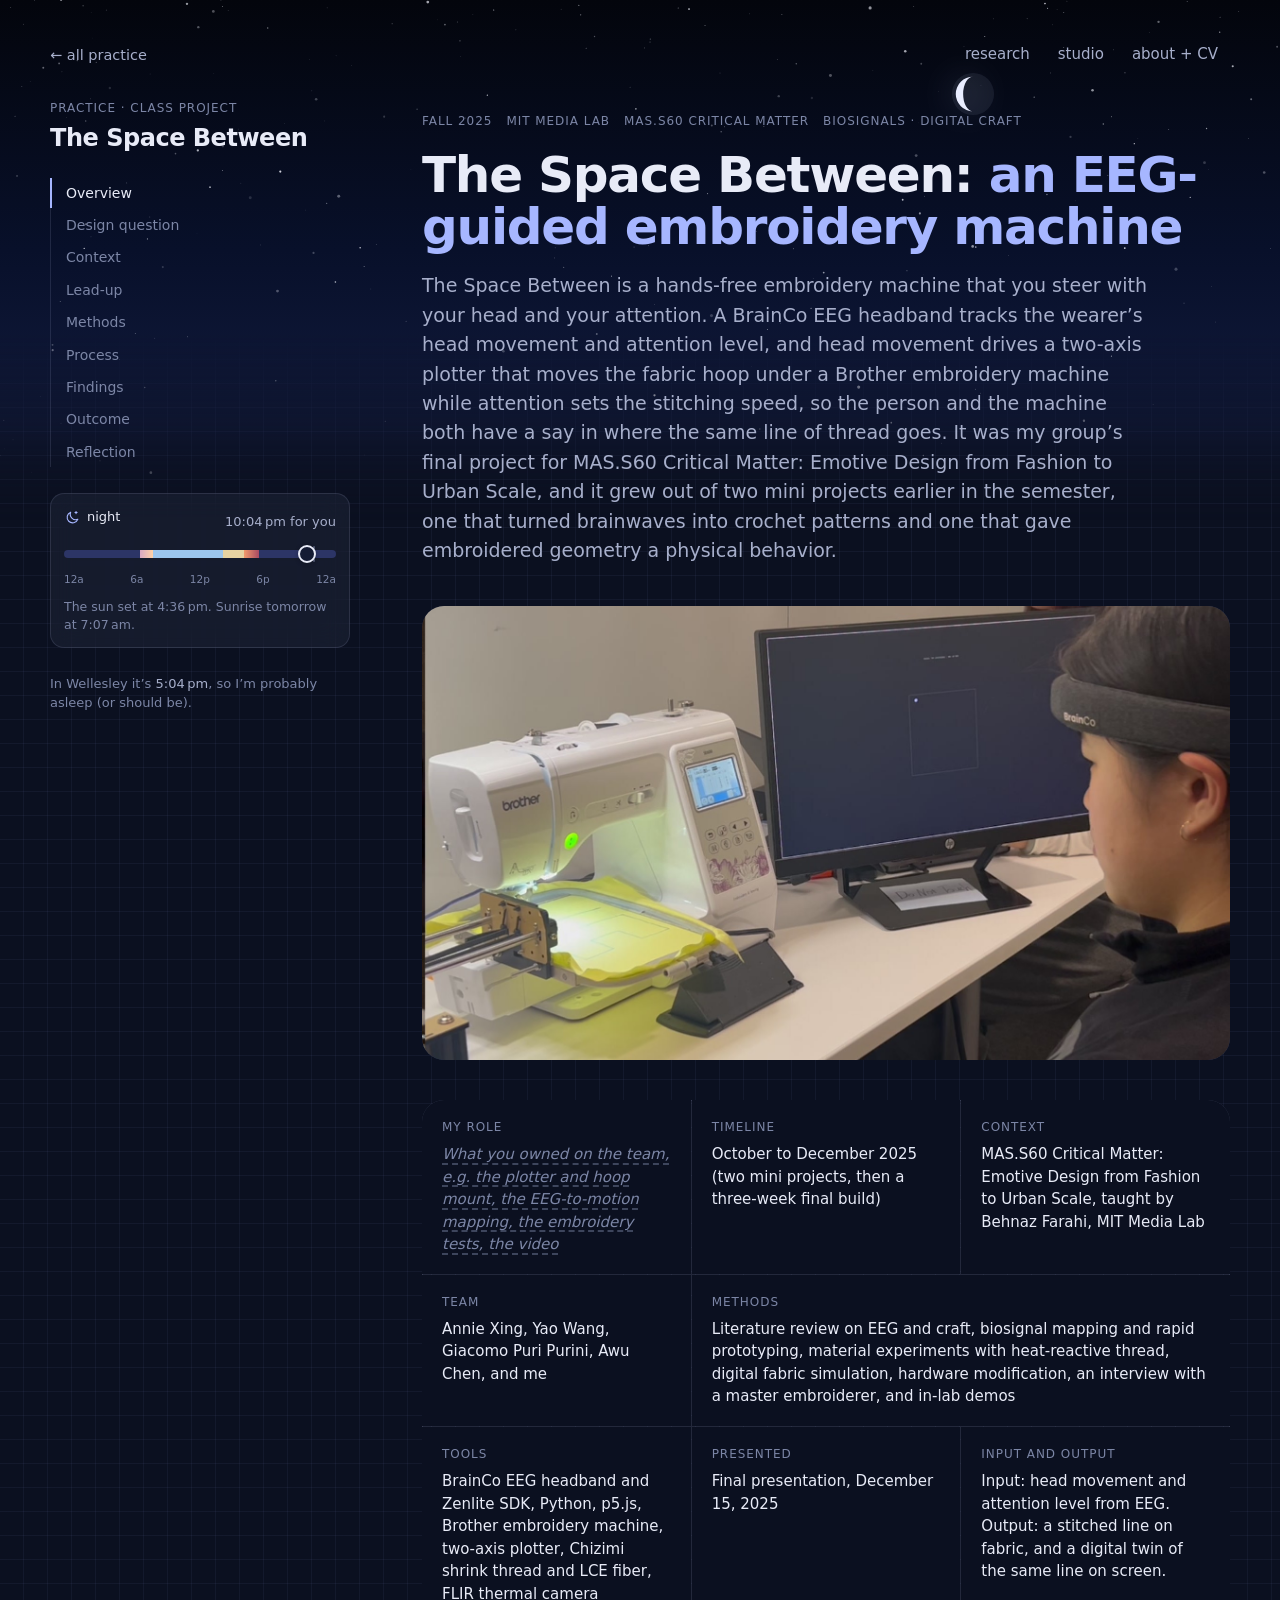
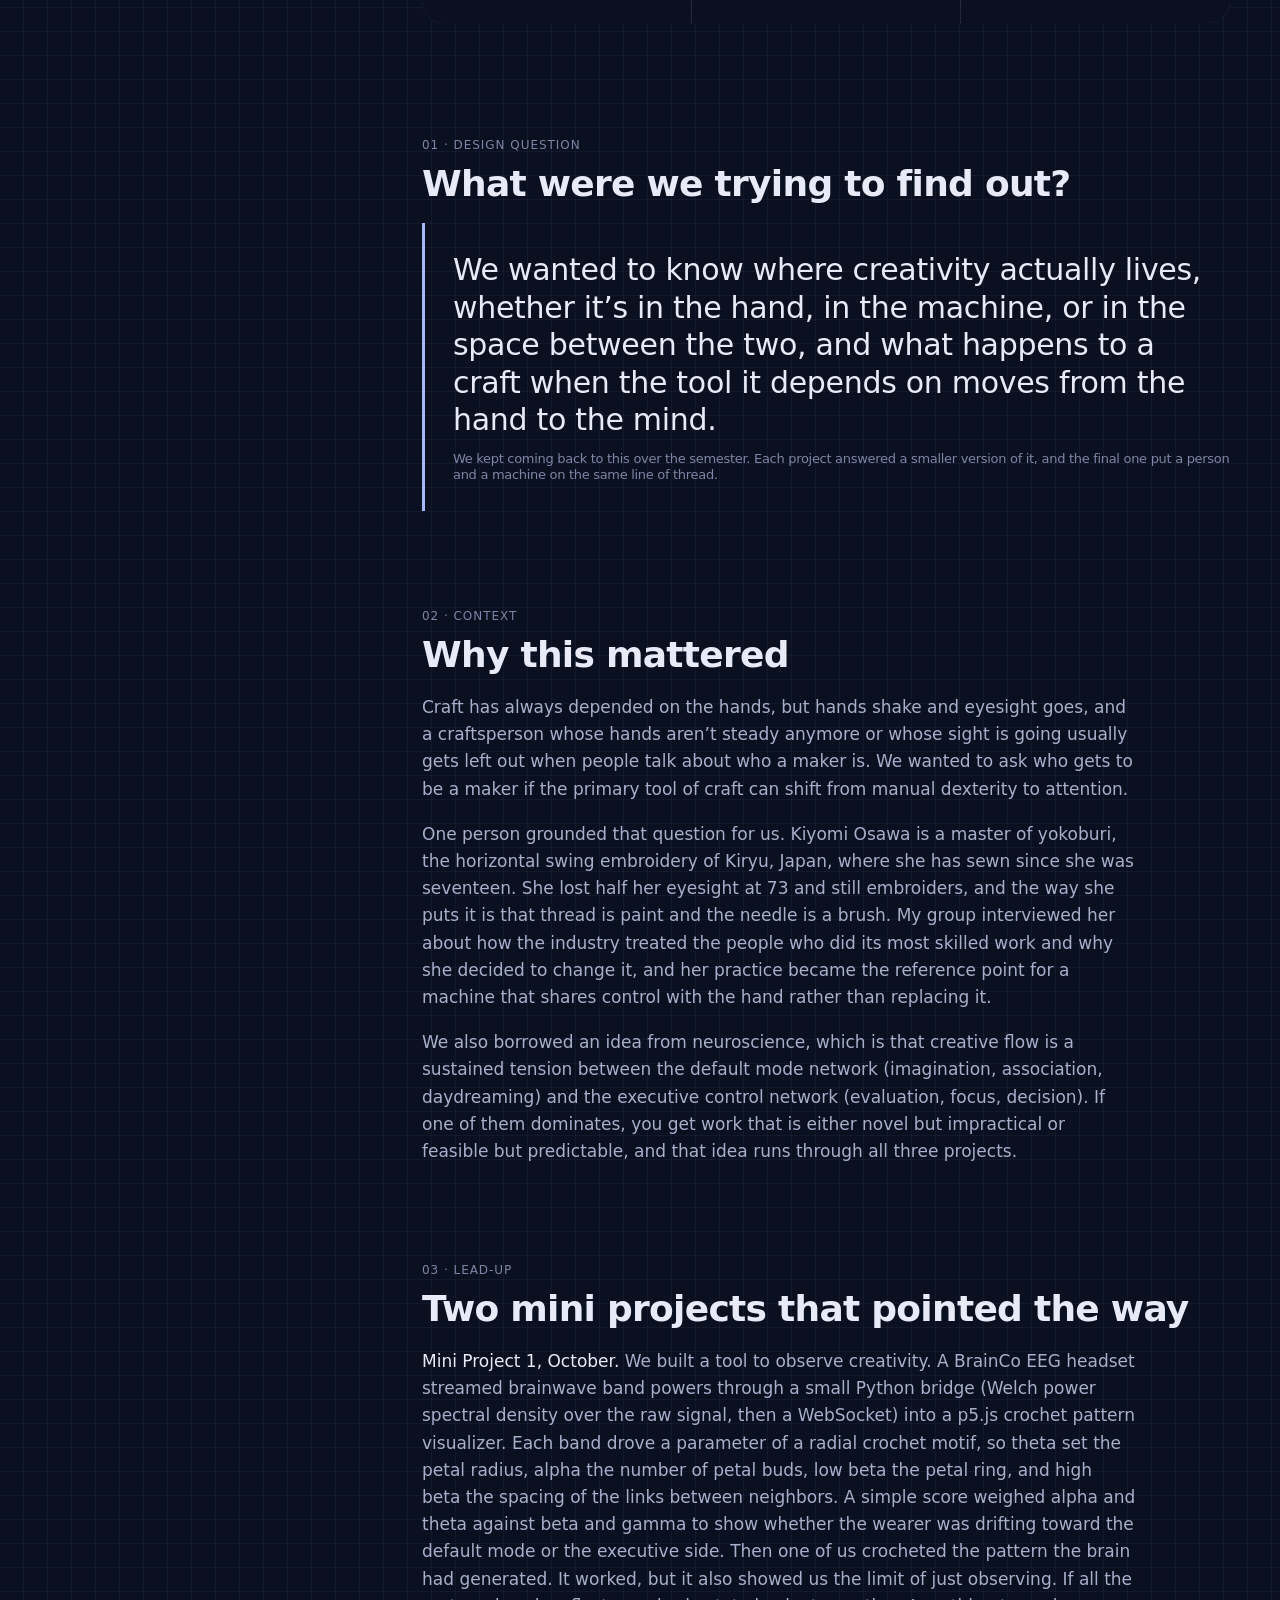
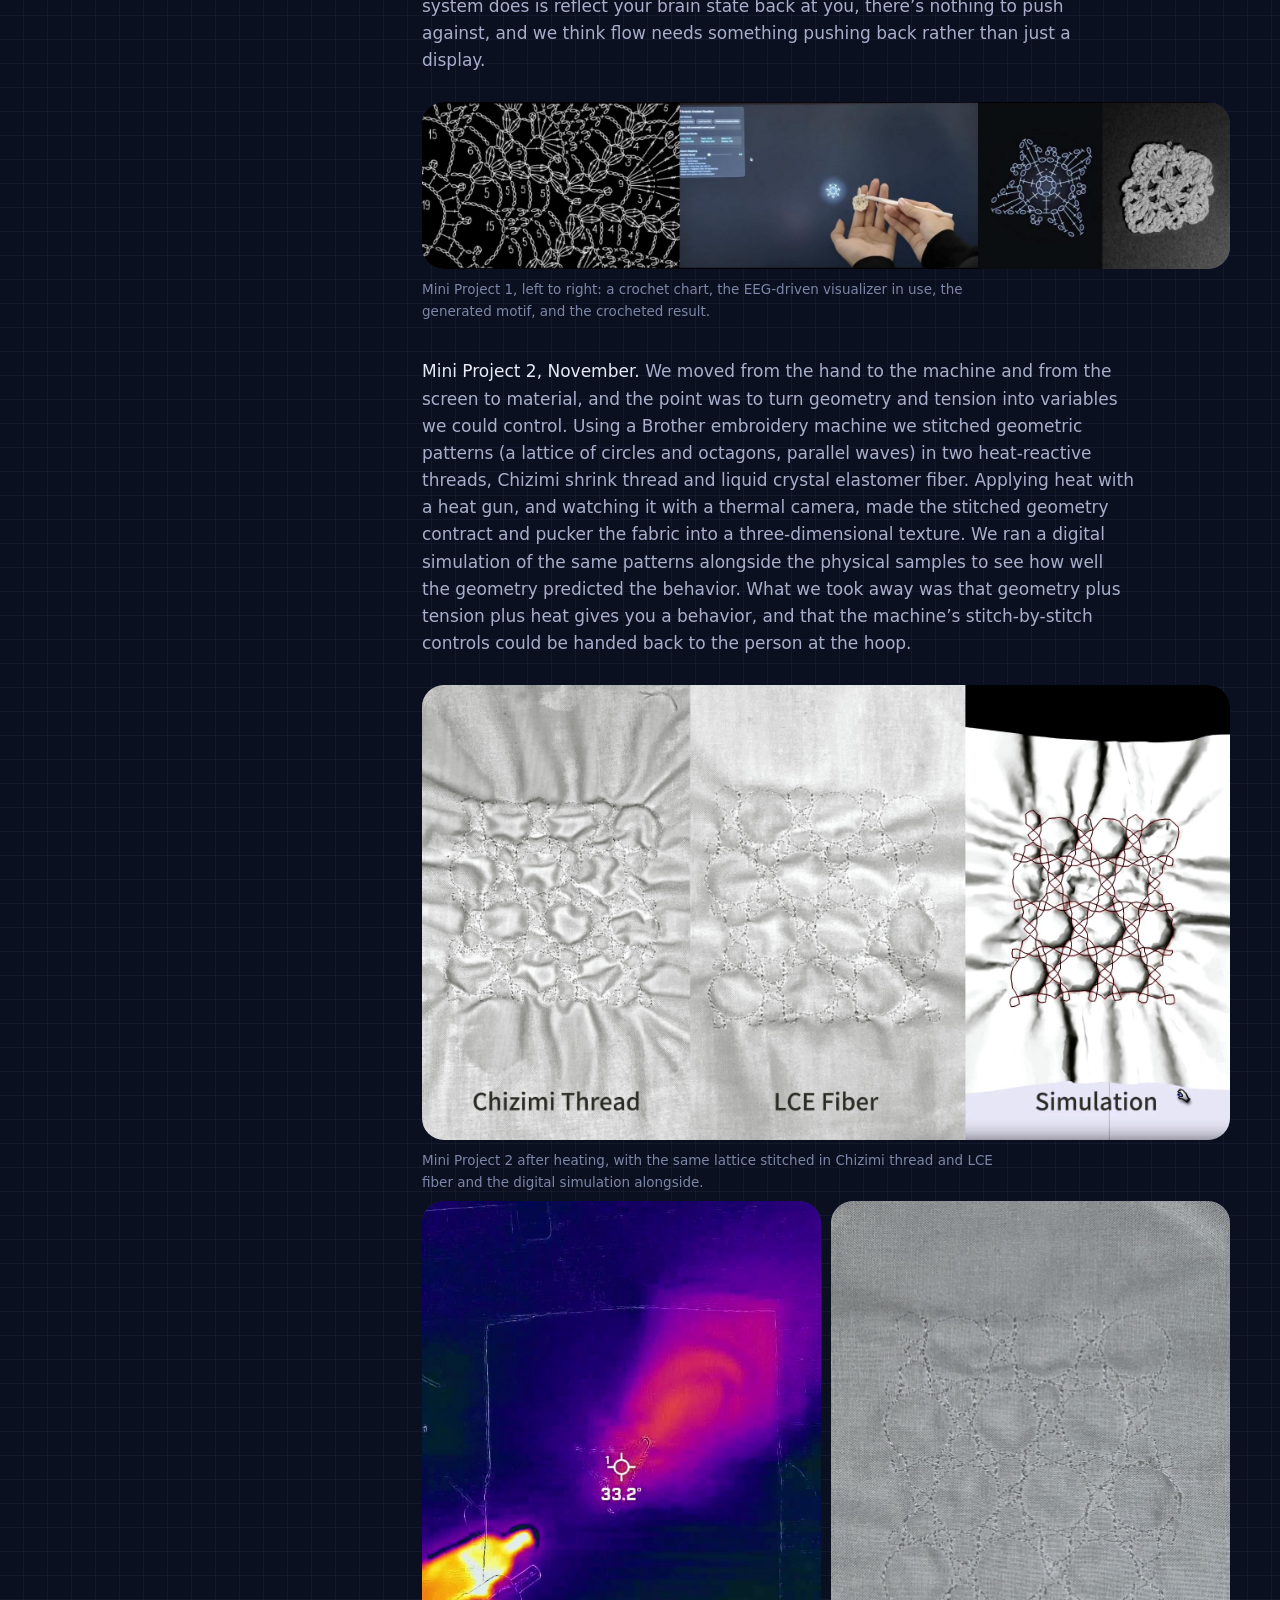
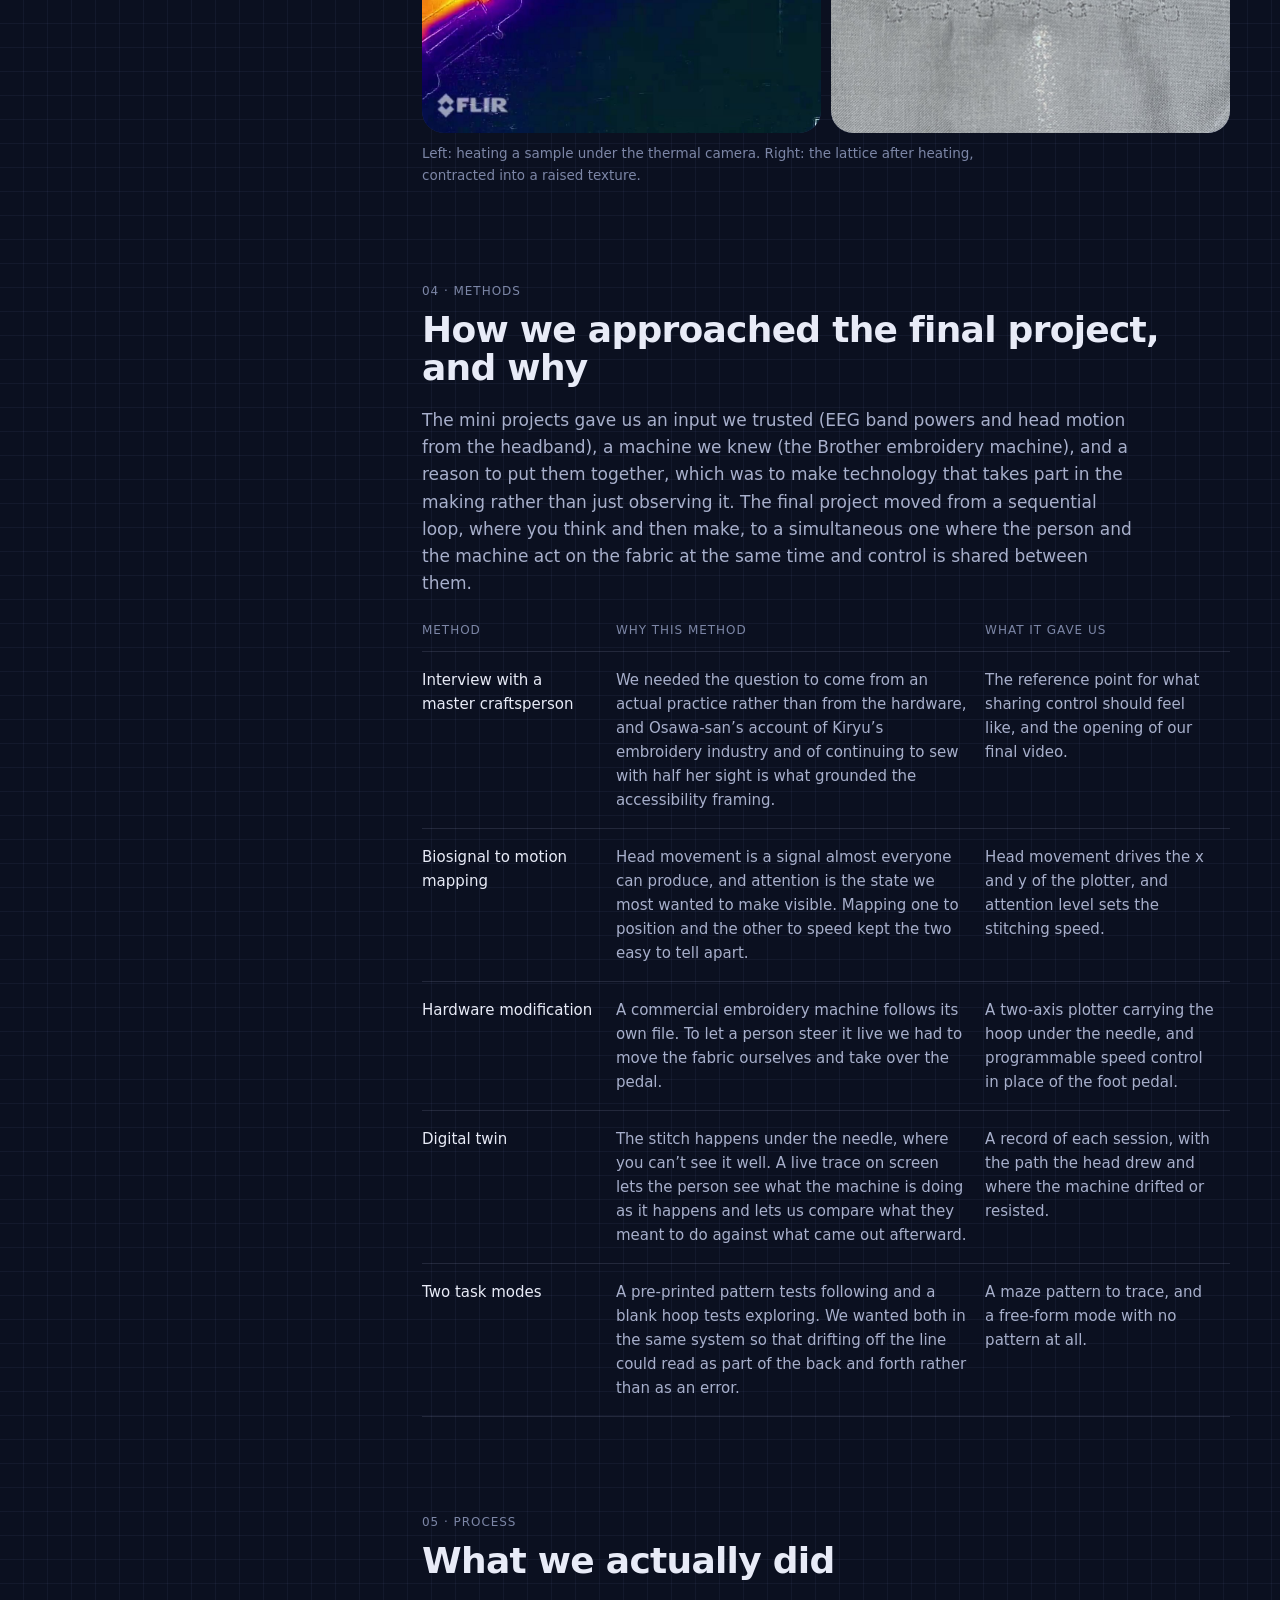
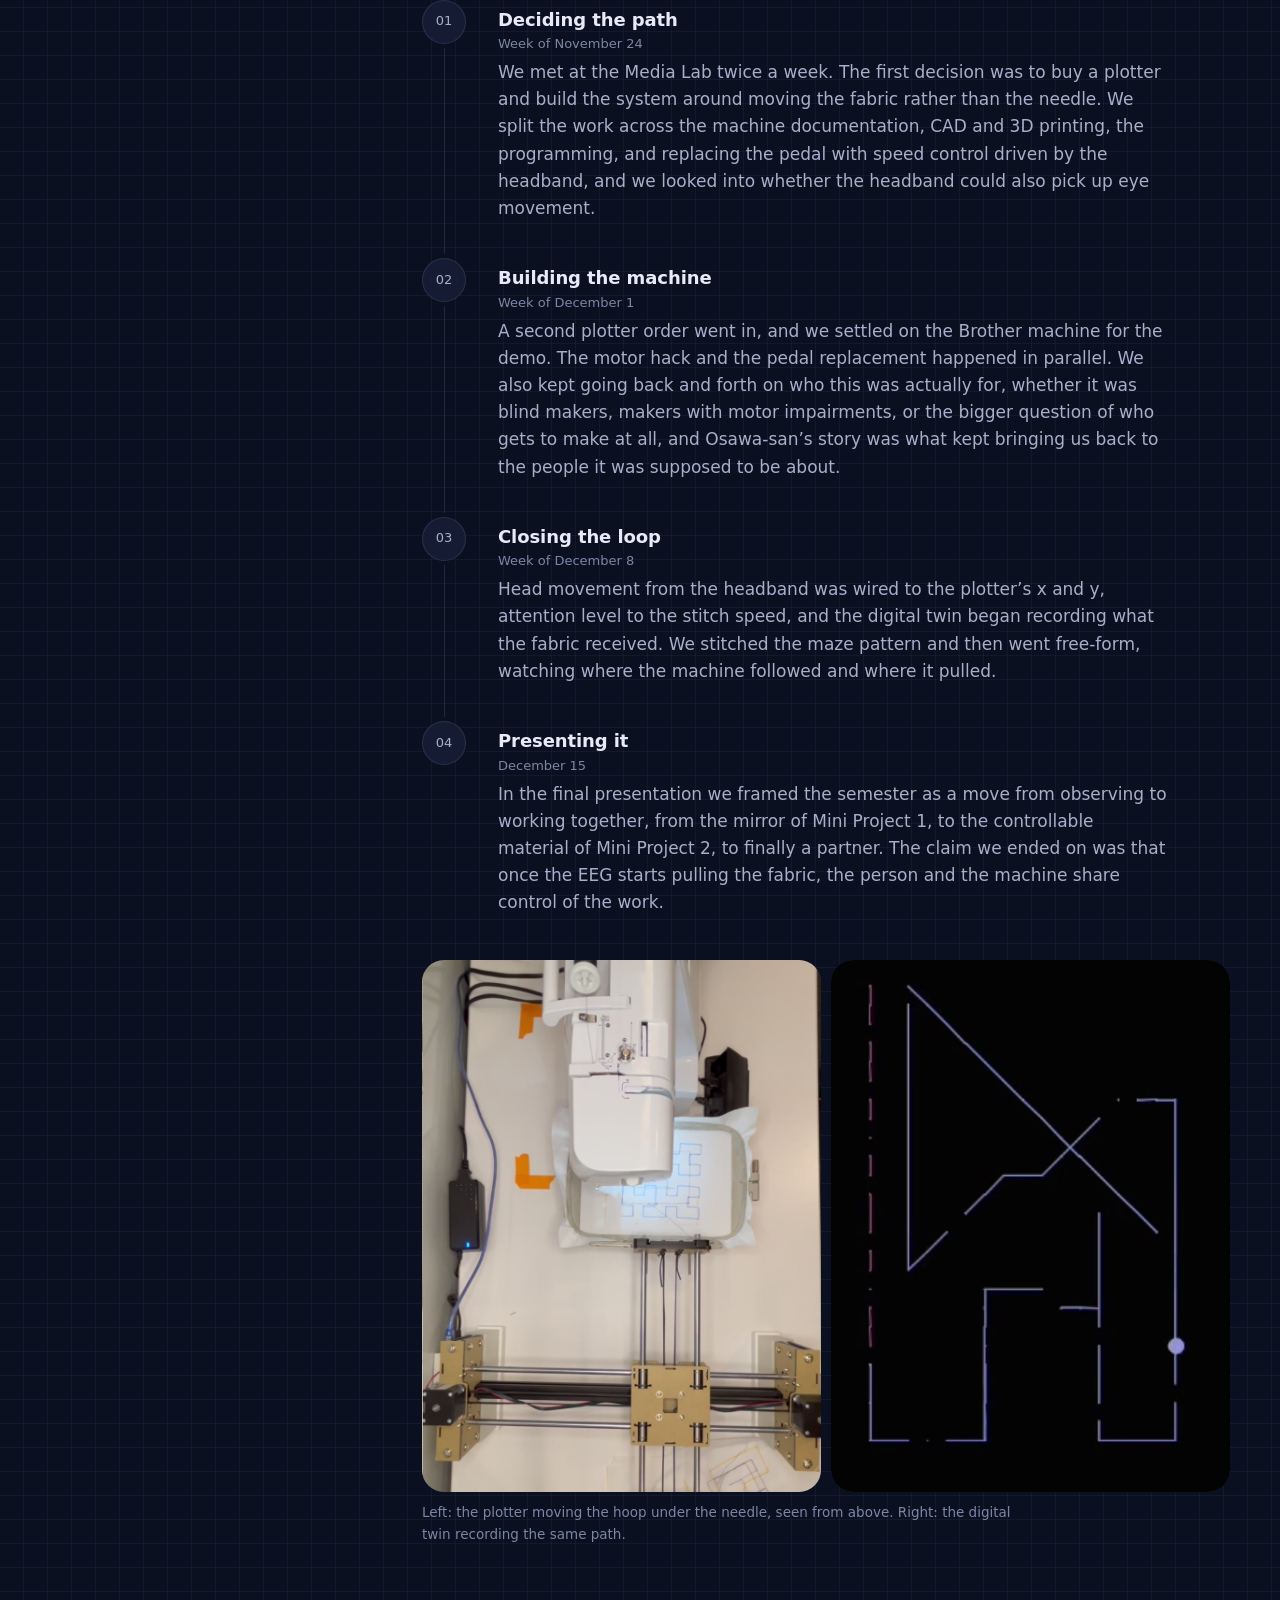
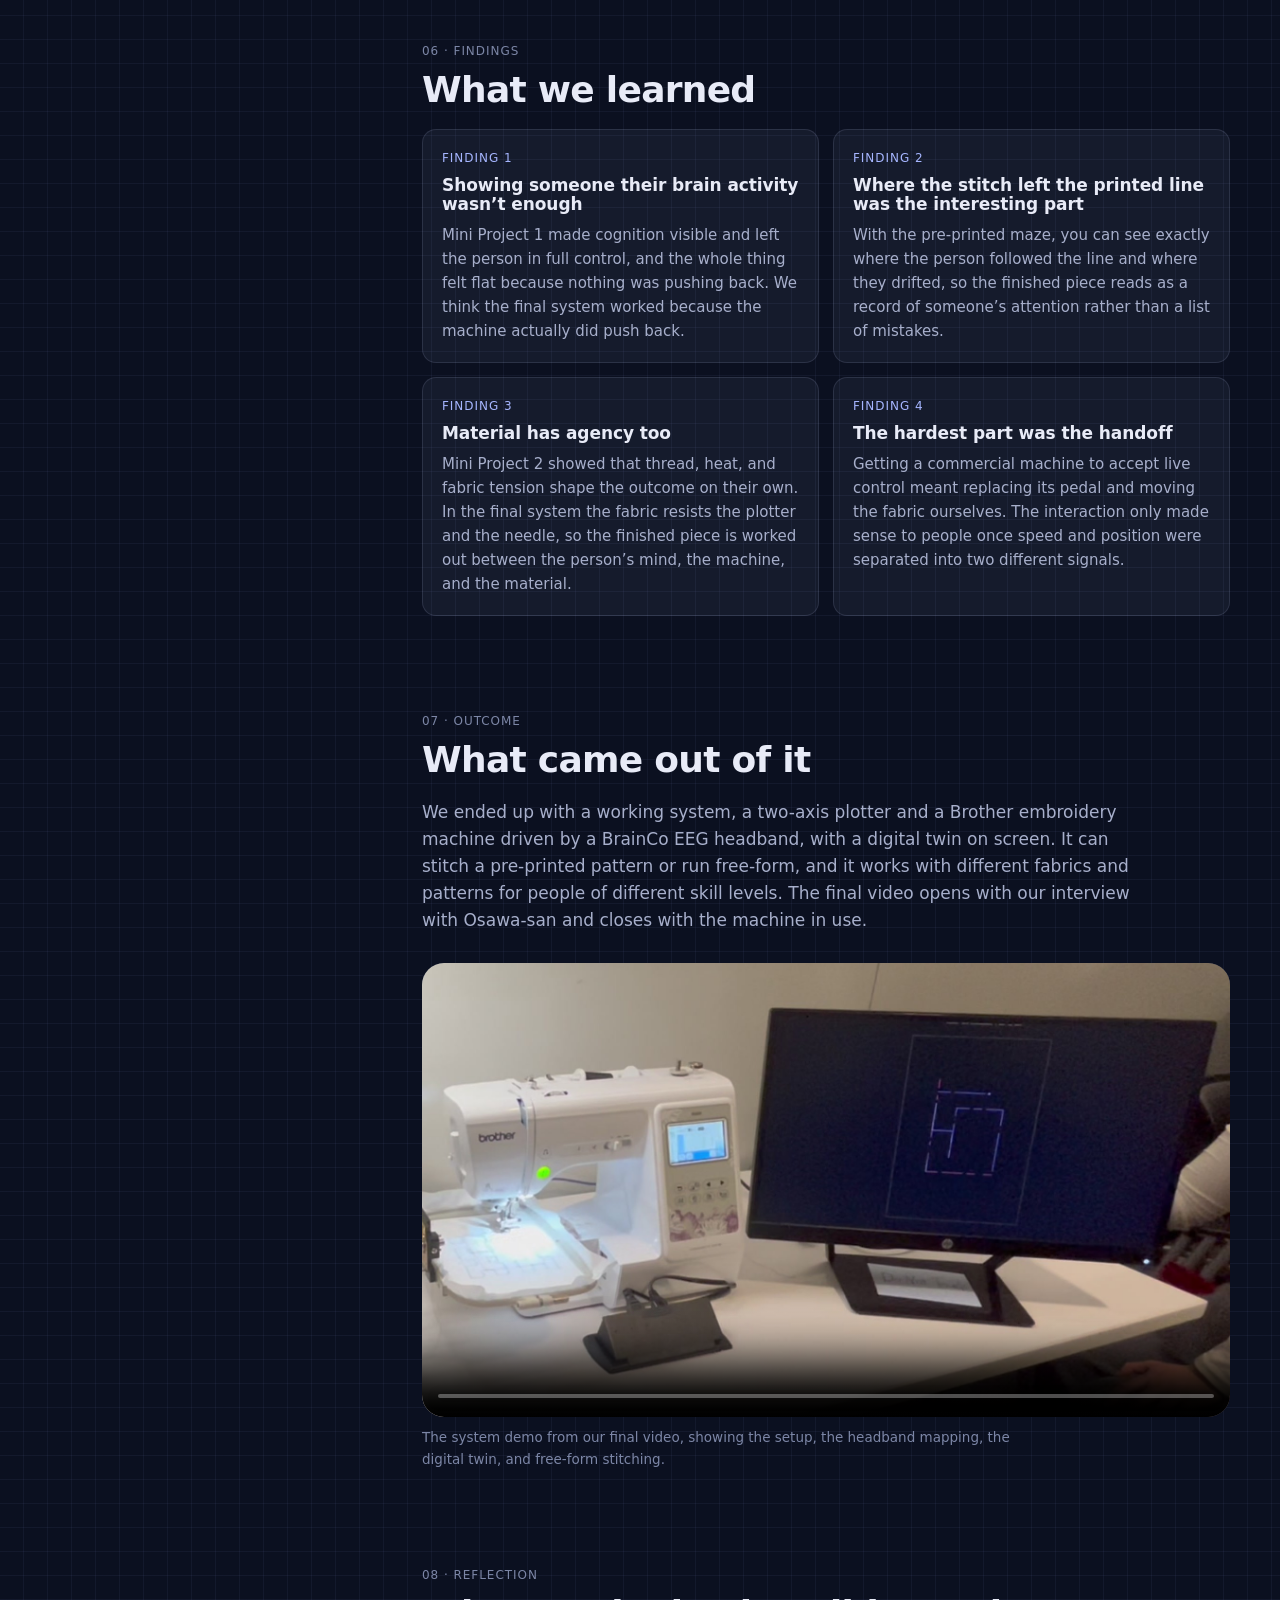
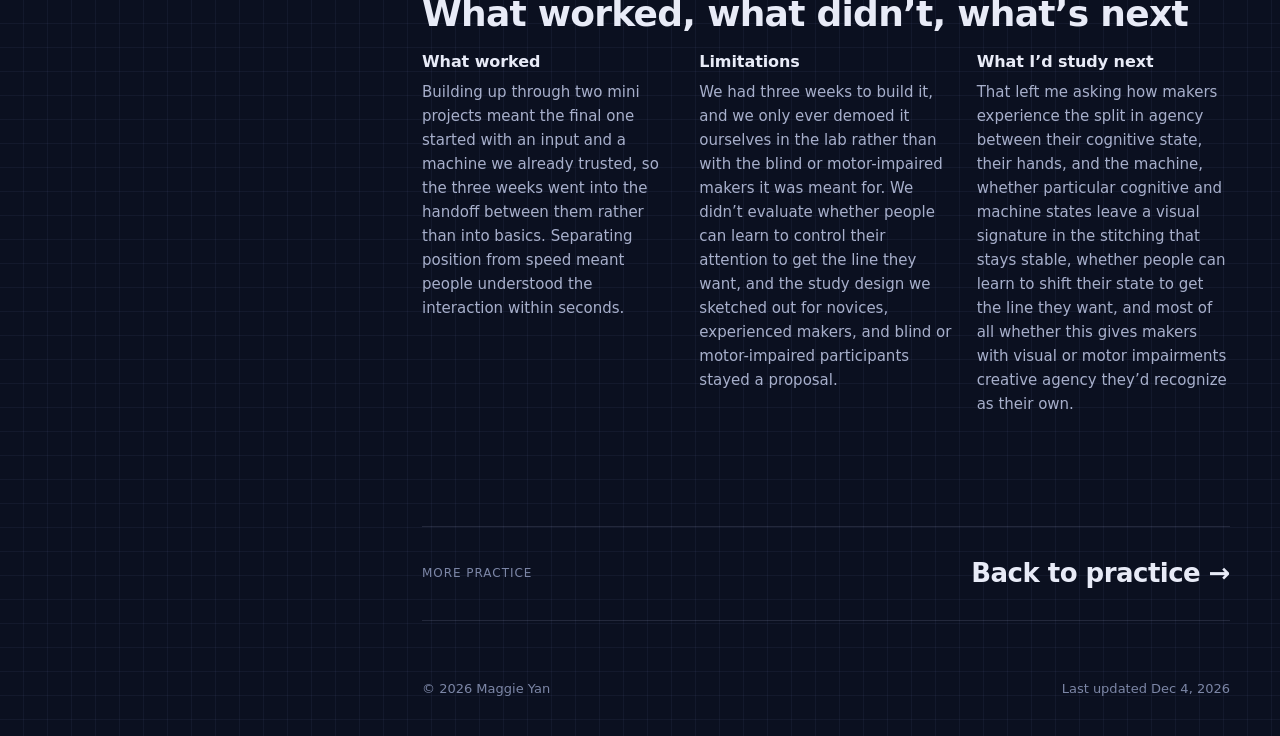
<file: projects/eeg-embroidery.html>
<!doctype html>
<html lang="en">
<head>
  <meta charset="utf-8">
  <meta name="viewport" content="width=device-width, initial-scale=1">
  <title>The Space Between · Maggie Yan</title>
  <meta name="description" content="A hands-free EEG controlled embroidery machine where head movement moves the fabric and attention sets the stitching speed. Final project for MAS.S60 Critical Matter at the MIT Media Lab, with the two mini projects that led up to it.">

  <script src="../assets/js/sky-time.js"></script>

  <link rel="preconnect" href="https://cdn.fontshare.com" crossorigin>
  <link rel="stylesheet" href="https://api.fontshare.com/v2/css?f[]=satoshi@400,401,500,501,700&amp;display=swap">
  <link rel="stylesheet" href="https://api.fontshare.com/v2/css?f[]=cabinet-grotesk@500,700,800&amp;display=swap">
  <link rel="stylesheet" href="../assets/css/style.css">
  <link rel="icon" href="../assets/img/favicon.svg" type="image/svg+xml">
</head>
<body>
  <a class="skip-link" href="#main">Skip to content</a>
  <div class="sky sky--short" data-sky aria-hidden="true"><div class="sky__gradient"></div></div>

  <div class="layout">
    <nav class="topnav" aria-label="Main">
      <a href="../">research</a>
      <a href="../after-hours.html">studio</a>
      <a href="../about.html">about + CV</a>
    </nav>

    <aside class="sidebar">
      <a class="back-link" href="../#practice">&larr; all practice</a>
      <div>
        <span class="label">Practice · class project</span>
        <p class="cs-side-title">The Space Between</p>
      </div>
      <nav class="toc" aria-label="On this page">
        <ol>
          <li><a href="#overview">Overview</a></li>
          <li><a href="#question">Design question</a></li>
          <li><a href="#context">Context</a></li>
          <li><a href="#leadup">Lead-up</a></li>
          <li><a href="#methods">Methods</a></li>
          <li><a href="#process">Process</a></li>
          <li><a href="#findings">Findings</a></li>
          <li><a href="#outcome">Outcome</a></li>
          <li><a href="#reflection">Reflection</a></li>
        </ol>
      </nav>
      <div data-daybar></div>
      <p class="home-clock" data-home-clock></p>
    </aside>

    <main class="main" id="main">
      <header class="cs-header" id="overview">
        <div class="cs-kicker">
          <span class="label">Fall 2025</span>
          <span class="label">MIT Media Lab</span>
          <span class="label">MAS.S60 Critical Matter</span>
          <span class="label">Biosignals · digital craft</span>
        </div>
        <h1 class="cs-title cs-title--long">The Space Between: <em>an EEG-guided embroidery machine</em></h1>
        <p class="cs-summary">The Space Between is a hands-free embroidery machine that you steer with your head and your attention. A BrainCo EEG headband tracks the wearer’s head movement and attention level, and head movement drives a two-axis plotter that moves the fabric hoop under a Brother embroidery machine while attention sets the stitching speed, so the person and the machine both have a say in where the same line of thread goes. It was my group’s final project for MAS.S60 Critical Matter: Emotive Design from Fashion to Urban Scale, and it grew out of two mini projects earlier in the semester, one that turned brainwaves into crochet patterns and one that gave embroidered geometry a physical behavior.</p>
      </header>

      <div class="media cs-hero">
        <img src="../assets/img/projects/eeg-hero.jpg" alt="Maggie wearing a BrainCo EEG headband, seated in front of a Brother embroidery machine and a monitor showing the digital trace of the stitch path" style="object-position:center 40%">
      </div>

      <dl class="glance">
        <div><dt class="label">My role</dt><dd><span class="todo">What you owned on the team, e.g. the plotter and hoop mount, the EEG-to-motion mapping, the embroidery tests, the video</span></dd></div>
        <div><dt class="label">Timeline</dt><dd>October to December 2025 (two mini projects, then a three-week final build)</dd></div>
        <div><dt class="label">Context</dt><dd>MAS.S60 Critical Matter: Emotive Design from Fashion to Urban Scale, taught by Behnaz Farahi, MIT Media Lab</dd></div>
        <div><dt class="label">Team</dt><dd>Annie Xing, Yao Wang, Giacomo Puri Purini, Awu Chen, and me</dd></div>
        <div class="wide"><dt class="label">Methods</dt><dd>Literature review on EEG and craft, biosignal mapping and rapid prototyping, material experiments with heat-reactive thread, digital fabric simulation, hardware modification, an interview with a master embroiderer, and in-lab demos</dd></div>
        <div><dt class="label">Tools</dt><dd>BrainCo EEG headband and Zenlite SDK, Python, p5.js, Brother embroidery machine, two-axis plotter, Chizimi shrink thread and LCE fiber, FLIR thermal camera</dd></div>
        <div><dt class="label">Presented</dt><dd>Final presentation, December 15, 2025</dd></div>
        <div><dt class="label">Input and output</dt><dd>Input: head movement and attention level from EEG. Output: a stitched line on fabric, and a digital twin of the same line on screen.</dd></div>
      </dl>

      <section class="cs-section" id="question">
        <span class="label">01 · Design question</span>
        <h2>What were we trying to find out?</h2>
        <blockquote class="question">
          We wanted to know where creativity actually lives, whether it’s in the hand, in the machine, or in the space between the two, and what happens to a craft when the tool it depends on moves from the hand to the mind.
          <cite>We kept coming back to this over the semester. Each project answered a smaller version of it, and the final one put a person and a machine on the same line of thread.</cite>
        </blockquote>
      </section>

      <section class="cs-section" id="context">
        <span class="label">02 · Context</span>
        <h2>Why this mattered</h2>
        <div class="prose">
          <p>Craft has always depended on the hands, but hands shake and eyesight goes, and a craftsperson whose hands aren’t steady anymore or whose sight is going usually gets left out when people talk about who a maker is. We wanted to ask who gets to be a maker if the primary tool of craft can shift from manual dexterity to attention.</p>
          <p>One person grounded that question for us. Kiyomi Osawa is a master of yokoburi, the horizontal swing embroidery of Kiryu, Japan, where she has sewn since she was seventeen. She lost half her eyesight at 73 and still embroiders, and the way she puts it is that thread is paint and the needle is a brush. My group interviewed her about how the industry treated the people who did its most skilled work and why she decided to change it, and her practice became the reference point for a machine that shares control with the hand rather than replacing it.</p>
          <p>We also borrowed an idea from neuroscience, which is that creative flow is a sustained tension between the default mode network (imagination, association, daydreaming) and the executive control network (evaluation, focus, decision). If one of them dominates, you get work that is either novel but impractical or feasible but predictable, and that idea runs through all three projects.</p>
        </div>
      </section>

      <section class="cs-section" id="leadup">
        <span class="label">03 · Lead-up</span>
        <h2>Two mini projects that pointed the way</h2>
        <div class="prose">
          <p><strong>Mini Project 1, October.</strong> We built a tool to observe creativity. A BrainCo EEG headset streamed brainwave band powers through a small Python bridge (Welch power spectral density over the raw signal, then a WebSocket) into a p5.js crochet pattern visualizer. Each band drove a parameter of a radial crochet motif, so theta set the petal radius, alpha the number of petal buds, low beta the petal ring, and high beta the spacing of the links between neighbors. A simple score weighed alpha and theta against beta and gamma to show whether the wearer was drifting toward the default mode or the executive side. Then one of us crocheted the pattern the brain had generated. It worked, but it also showed us the limit of just observing. If all the system does is reflect your brain state back at you, there’s nothing to push against, and we think flow needs something pushing back rather than just a display.</p>
        </div>
        <figure class="figure" style="margin-top:28px">
          <div class="media" style="aspect-ratio:2000/413"><img src="../assets/img/projects/eeg-mp1-strip.jpg" alt="Four panels: a crochet stitch diagram, a hand crocheting in front of the p5.js visualizer, the generated radial pattern, and the finished crocheted motif" loading="lazy"></div>
          <figcaption>Mini Project 1, left to right: a crochet chart, the EEG-driven visualizer in use, the generated motif, and the crocheted result.</figcaption>
        </figure>
        <div class="prose" style="margin-top:36px">
          <p><strong>Mini Project 2, November.</strong> We moved from the hand to the machine and from the screen to material, and the point was to turn geometry and tension into variables we could control. Using a Brother embroidery machine we stitched geometric patterns (a lattice of circles and octagons, parallel waves) in two heat-reactive threads, Chizimi shrink thread and liquid crystal elastomer fiber. Applying heat with a heat gun, and watching it with a thermal camera, made the stitched geometry contract and pucker the fabric into a three-dimensional texture. We ran a digital simulation of the same patterns alongside the physical samples to see how well the geometry predicted the behavior. What we took away was that geometry plus tension plus heat gives you a behavior, and that the machine’s stitch-by-stitch controls could be handed back to the person at the hoop.</p>
        </div>
        <figure class="figure" style="margin-top:28px">
          <div class="media" style="aspect-ratio:16/9"><img src="../assets/img/projects/eeg-mp2-compare.jpg" alt="Three side-by-side panels labeled Chizimi Thread, LCE Fiber, and Simulation, showing a stitched lattice pattern being heated and its simulated counterpart" loading="lazy"></div>
          <figcaption>Mini Project 2 after heating, with the same lattice stitched in Chizimi thread and LCE fiber and the digital simulation alongside.</figcaption>
        </figure>
        <figure class="figure figure--pair">
          <div class="media" style="aspect-ratio:3/4"><img src="../assets/img/projects/eeg-mp2-heat.jpg" alt="Thermal camera view of a heat gun warming an embroidered square of fabric, reading 33.2 degrees" loading="lazy"></div>
          <div class="media" style="aspect-ratio:3/4"><img src="../assets/img/projects/eeg-mp2-grid.jpg" alt="Grey fabric embroidered with a lattice of circles that has contracted into a raised, puckered texture" loading="lazy" style="object-position:center 40%"></div>
          <figcaption>Left: heating a sample under the thermal camera. Right: the lattice after heating, contracted into a raised texture.</figcaption>
        </figure>
      </section>

      <section class="cs-section" id="methods">
        <span class="label">04 · Methods</span>
        <h2>How we approached the final project, and why</h2>
        <div class="prose">
          <p>The mini projects gave us an input we trusted (EEG band powers and head motion from the headband), a machine we knew (the Brother embroidery machine), and a reason to put them together, which was to make technology that takes part in the making rather than just observing it. The final project moved from a sequential loop, where you think and then make, to a simultaneous one where the person and the machine act on the fabric at the same time and control is shared between them.</p>
        </div>
        <table class="methods" style="margin-top:24px">
          <thead><tr><th scope="col">Method</th><th scope="col">Why this method</th><th scope="col">What it gave us</th></tr></thead>
          <tbody>
            <tr><td>Interview with a master craftsperson</td><td>We needed the question to come from an actual practice rather than from the hardware, and Osawa-san’s account of Kiryu’s embroidery industry and of continuing to sew with half her sight is what grounded the accessibility framing.</td><td>The reference point for what sharing control should feel like, and the opening of our final video.</td></tr>
            <tr><td>Biosignal to motion mapping</td><td>Head movement is a signal almost everyone can produce, and attention is the state we most wanted to make visible. Mapping one to position and the other to speed kept the two easy to tell apart.</td><td>Head movement drives the x and y of the plotter, and attention level sets the stitching speed.</td></tr>
            <tr><td>Hardware modification</td><td>A commercial embroidery machine follows its own file. To let a person steer it live we had to move the fabric ourselves and take over the pedal.</td><td>A two-axis plotter carrying the hoop under the needle, and programmable speed control in place of the foot pedal.</td></tr>
            <tr><td>Digital twin</td><td>The stitch happens under the needle, where you can’t see it well. A live trace on screen lets the person see what the machine is doing as it happens and lets us compare what they meant to do against what came out afterward.</td><td>A record of each session, with the path the head drew and where the machine drifted or resisted.</td></tr>
            <tr><td>Two task modes</td><td>A pre-printed pattern tests following and a blank hoop tests exploring. We wanted both in the same system so that drifting off the line could read as part of the back and forth rather than as an error.</td><td>A maze pattern to trace, and a free-form mode with no pattern at all.</td></tr>
          </tbody>
        </table>
      </section>

      <section class="cs-section" id="process">
        <span class="label">05 · Process</span>
        <h2>What we actually did</h2>
        <ol class="process">
          <li>
            <h3>Deciding the path</h3>
            <span class="when">Week of November 24</span>
            <p>We met at the Media Lab twice a week. The first decision was to buy a plotter and build the system around moving the fabric rather than the needle. We split the work across the machine documentation, CAD and 3D printing, the programming, and replacing the pedal with speed control driven by the headband, and we looked into whether the headband could also pick up eye movement.</p>
          </li>
          <li>
            <h3>Building the machine</h3>
            <span class="when">Week of December 1</span>
            <p>A second plotter order went in, and we settled on the Brother machine for the demo. The motor hack and the pedal replacement happened in parallel. We also kept going back and forth on who this was actually for, whether it was blind makers, makers with motor impairments, or the bigger question of who gets to make at all, and Osawa-san’s story was what kept bringing us back to the people it was supposed to be about.</p>
          </li>
          <li>
            <h3>Closing the loop</h3>
            <span class="when">Week of December 8</span>
            <p>Head movement from the headband was wired to the plotter’s x and y, attention level to the stitch speed, and the digital twin began recording what the fabric received. We stitched the maze pattern and then went free-form, watching where the machine followed and where it pulled.</p>
          </li>
          <li>
            <h3>Presenting it</h3>
            <span class="when">December 15</span>
            <p>In the final presentation we framed the semester as a move from observing to working together, from the mirror of Mini Project 1, to the controllable material of Mini Project 2, to finally a partner. The claim we ended on was that once the EEG starts pulling the fabric, the person and the machine share control of the work.</p>
          </li>
        </ol>
        <figure class="figure figure--pair">
          <div class="media" style="aspect-ratio:3/4"><img src="../assets/img/projects/eeg-plotter-aerial.jpg" alt="Aerial view of the two-axis plotter carrying the embroidery hoop under the Brother machine, with a stitched maze visible on the fabric" loading="lazy"></div>
          <div class="media" style="aspect-ratio:3/4"><img src="../assets/img/projects/eeg-twin.jpg" alt="The digital twin on a dark screen: a thin line tracing a maze-like path, with a dot marking the current position of the needle" loading="lazy"></div>
          <figcaption>Left: the plotter moving the hoop under the needle, seen from above. Right: the digital twin recording the same path.</figcaption>
        </figure>
      </section>

      <section class="cs-section" id="findings">
        <span class="label">06 · Findings</span>
        <h2>What we learned</h2>
        <ul class="findings">
          <li><h3>Showing someone their brain activity wasn’t enough</h3><p>Mini Project 1 made cognition visible and left the person in full control, and the whole thing felt flat because nothing was pushing back. We think the final system worked because the machine actually did push back.</p></li>
          <li><h3>Where the stitch left the printed line was the interesting part</h3><p>With the pre-printed maze, you can see exactly where the person followed the line and where they drifted, so the finished piece reads as a record of someone’s attention rather than a list of mistakes.</p></li>
          <li><h3>Material has agency too</h3><p>Mini Project 2 showed that thread, heat, and fabric tension shape the outcome on their own. In the final system the fabric resists the plotter and the needle, so the finished piece is worked out between the person’s mind, the machine, and the material.</p></li>
          <li><h3>The hardest part was the handoff</h3><p>Getting a commercial machine to accept live control meant replacing its pedal and moving the fabric ourselves. The interaction only made sense to people once speed and position were separated into two different signals.</p></li>
        </ul>
      </section>

      <section class="cs-section" id="outcome">
        <span class="label">07 · Outcome</span>
        <h2>What came out of it</h2>
        <div class="prose">
          <p>We ended up with a working system, a two-axis plotter and a Brother embroidery machine driven by a BrainCo EEG headband, with a digital twin on screen. It can stitch a pre-printed pattern or run free-form, and it works with different fabrics and patterns for people of different skill levels. The final video opens with our interview with Osawa-san and closes with the machine in use.</p>
        </div>
        <figure class="figure" style="margin-top:28px">
          <div class="media" style="aspect-ratio:16/9">
            <video controls preload="metadata" playsinline poster="../assets/img/projects/eeg-setup.jpg">
              <source src="../assets/video/eeg-demo.mp4" type="video/mp4">
            </video>
          </div>
          <figcaption>The system demo from our final video, showing the setup, the headband mapping, the digital twin, and free-form stitching.</figcaption>
        </figure>
      </section>

      <section class="cs-section" id="reflection">
        <span class="label">08 · Reflection</span>
        <h2>What worked, what didn’t, what’s next</h2>
        <div class="reflect">
          <div><h3>What worked</h3><p>Building up through two mini projects meant the final one started with an input and a machine we already trusted, so the three weeks went into the handoff between them rather than into basics. Separating position from speed meant people understood the interaction within seconds.</p></div>
          <div><h3>Limitations</h3><p>We had three weeks to build it, and we only ever demoed it ourselves in the lab rather than with the blind or motor-impaired makers it was meant for. We didn’t evaluate whether people can learn to control their attention to get the line they want, and the study design we sketched out for novices, experienced makers, and blind or motor-impaired participants stayed a proposal.</p></div>
          <div><h3>What I’d study next</h3><p>That left me asking how makers experience the split in agency between their cognitive state, their hands, and the machine, whether particular cognitive and machine states leave a visual signature in the stitching that stays stable, whether people can learn to shift their state to get the line they want, and most of all whether this gives makers with visual or motor impairments creative agency they’d recognize as their own.</p></div>
        </div>
      </section>

      <a class="next-project" href="../#practice">
        <span class="label">More practice</span>
        <b>Back to practice &rarr;</b>
      </a>

      <footer class="site-footer" style="padding-top:40px">
        <div class="footer-bottom">
          <span>&copy; <span data-year>2026</span> Maggie Yan</span>
          <span>Last updated <span data-updated>recently</span></span>
        </div>
      </footer>
    </main>
  </div>

  <script src="../assets/js/site.js"></script>
</body>
</html>
</file>
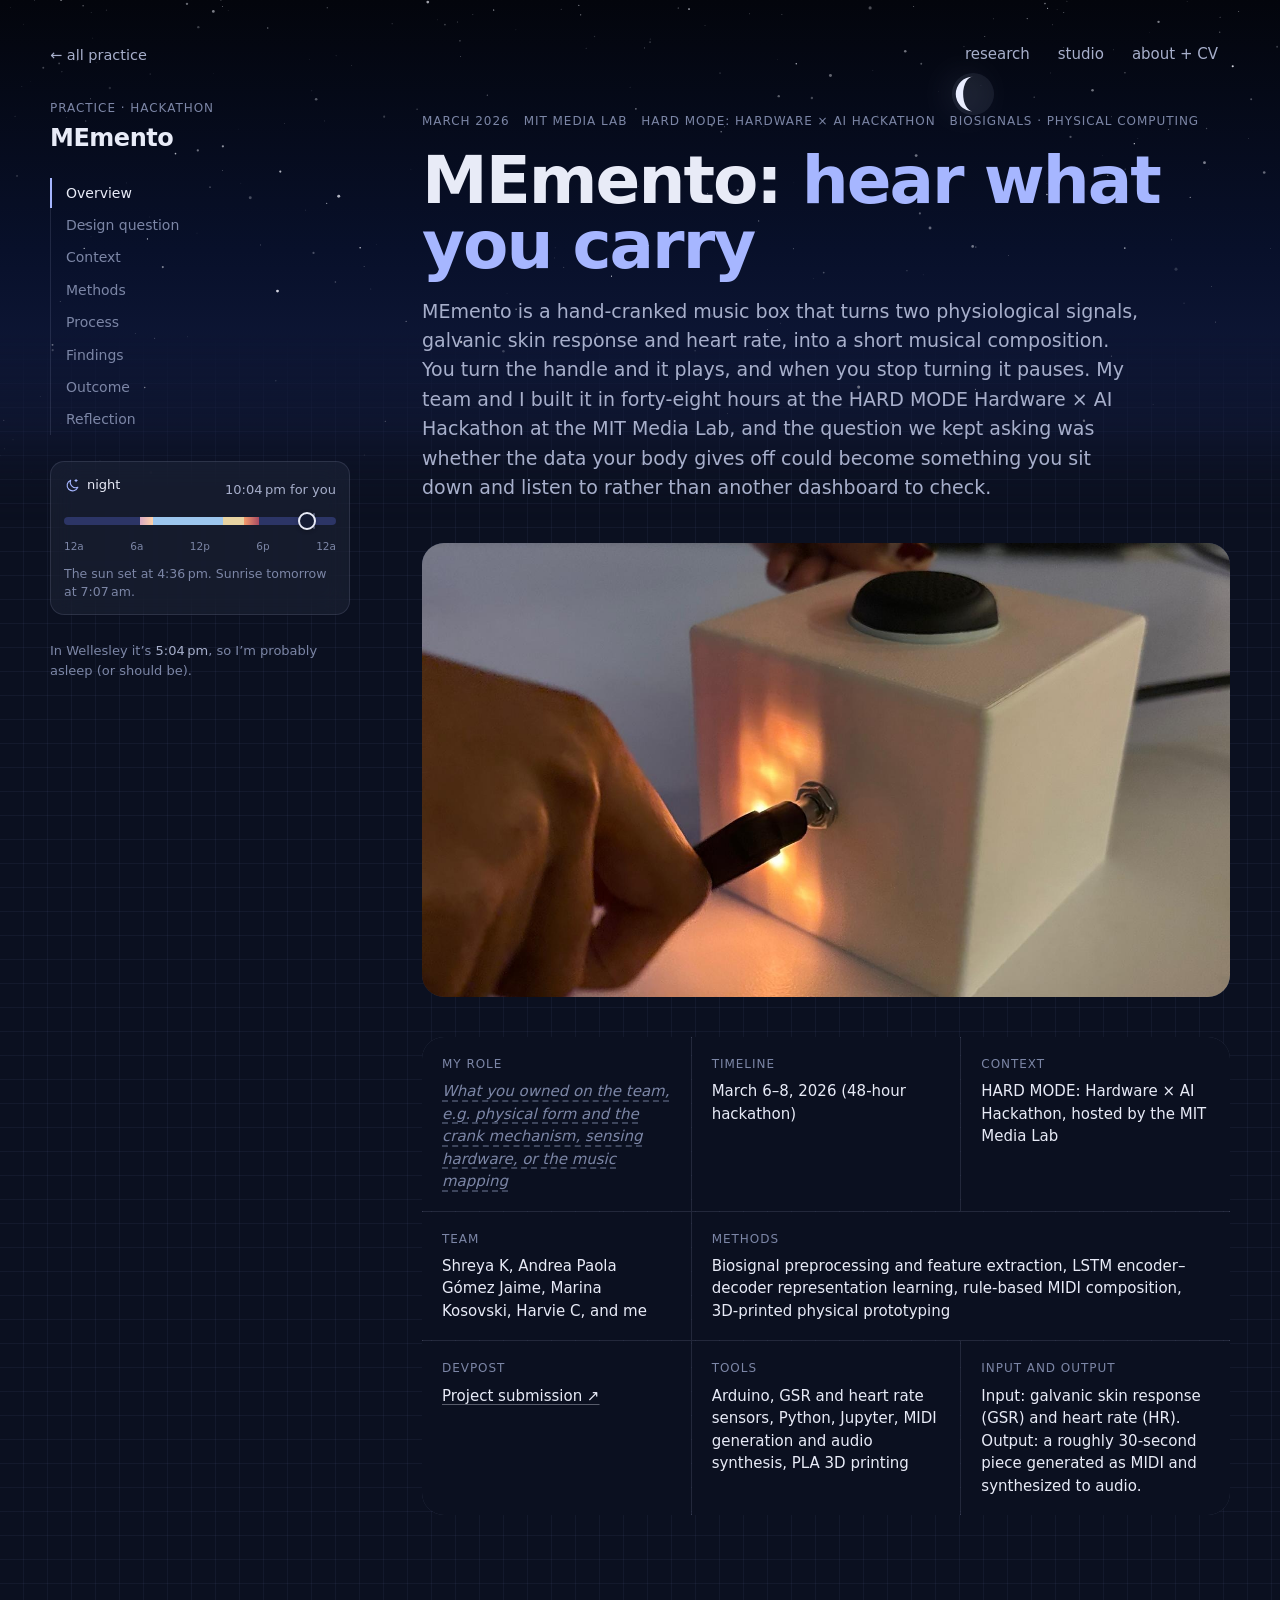
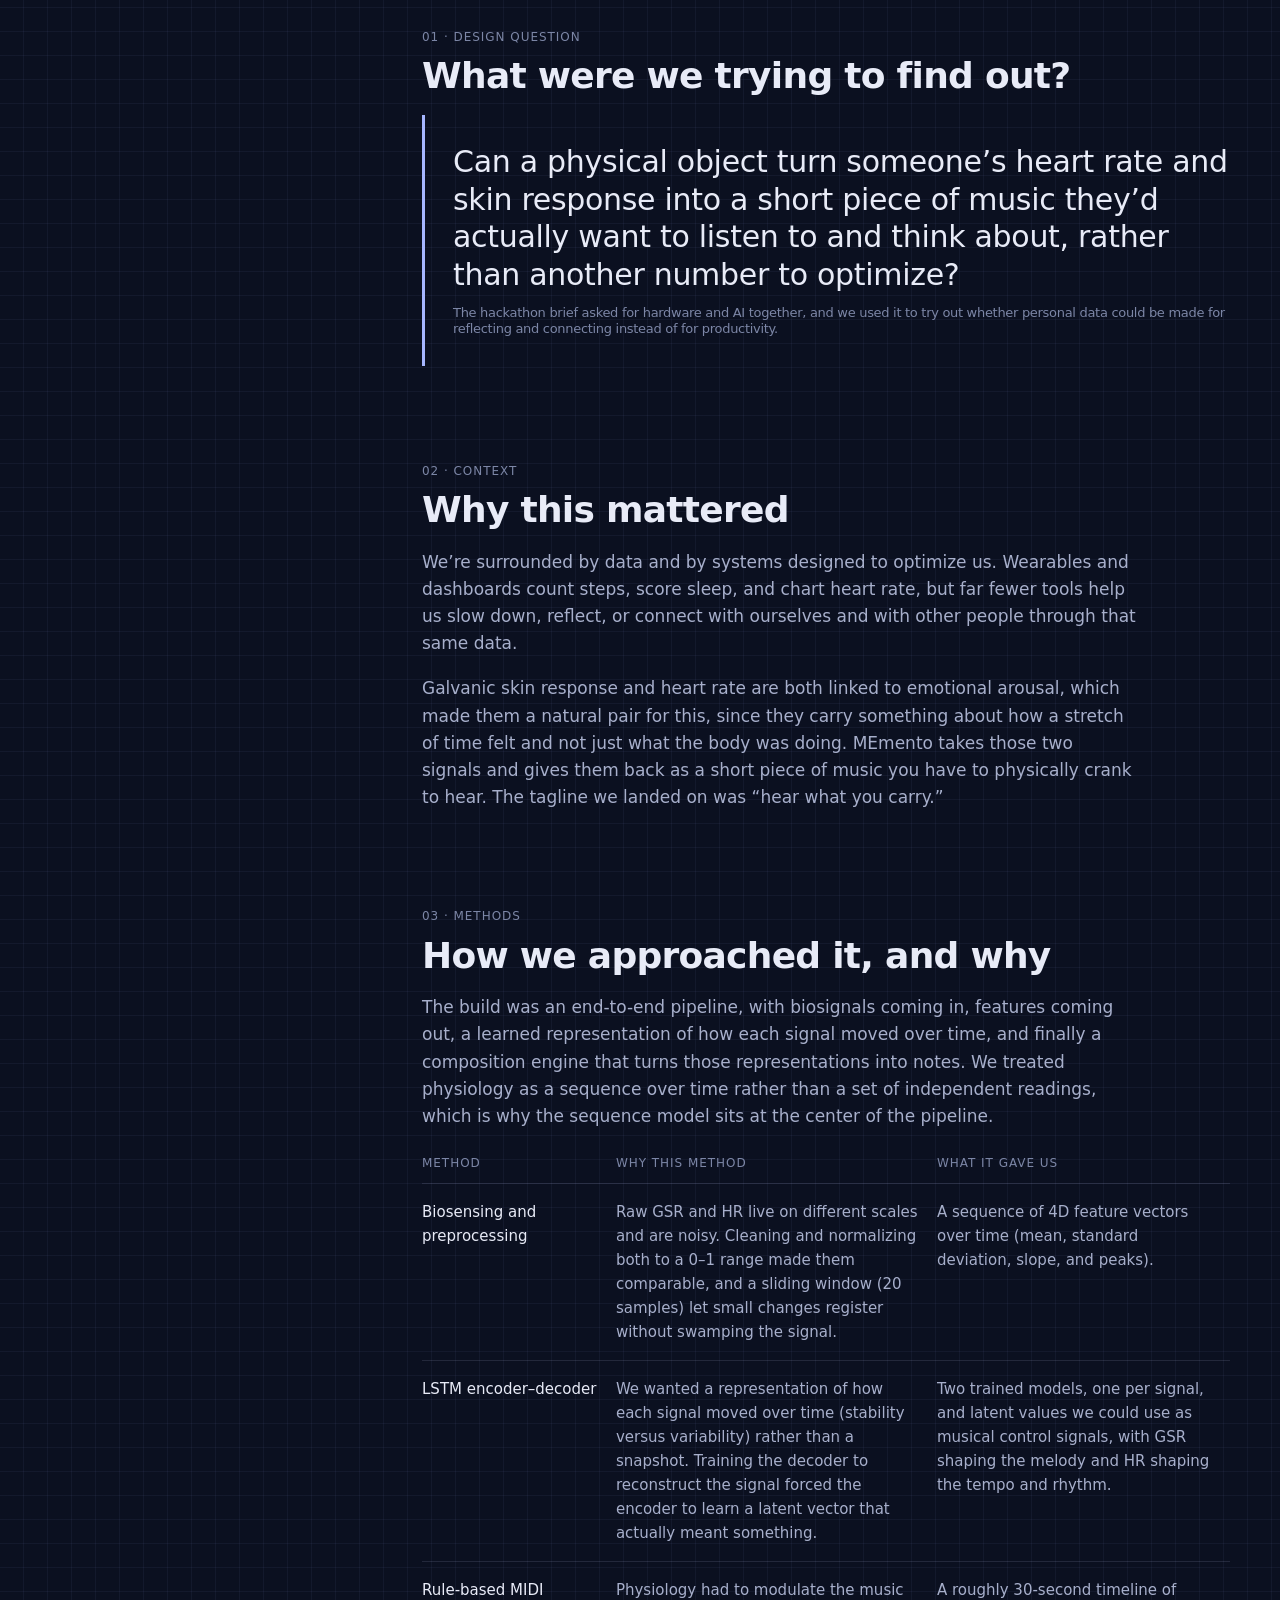
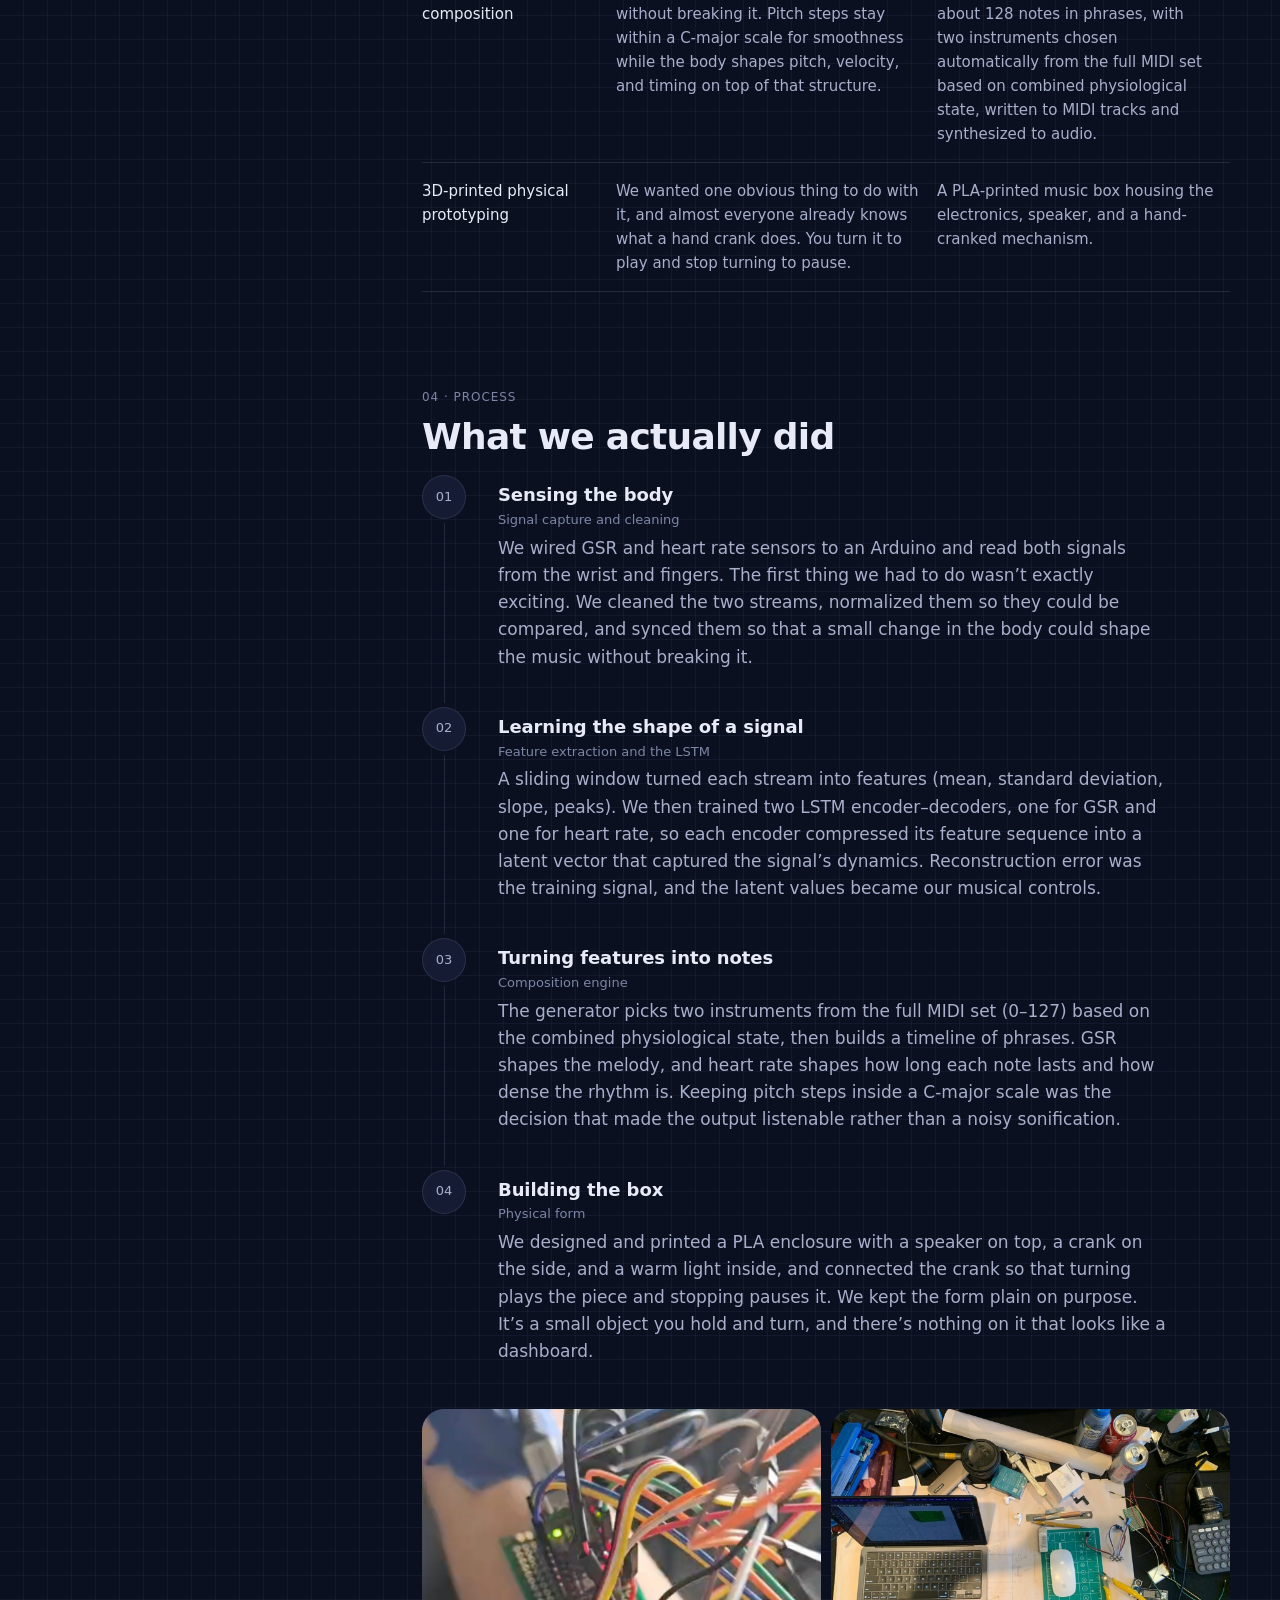
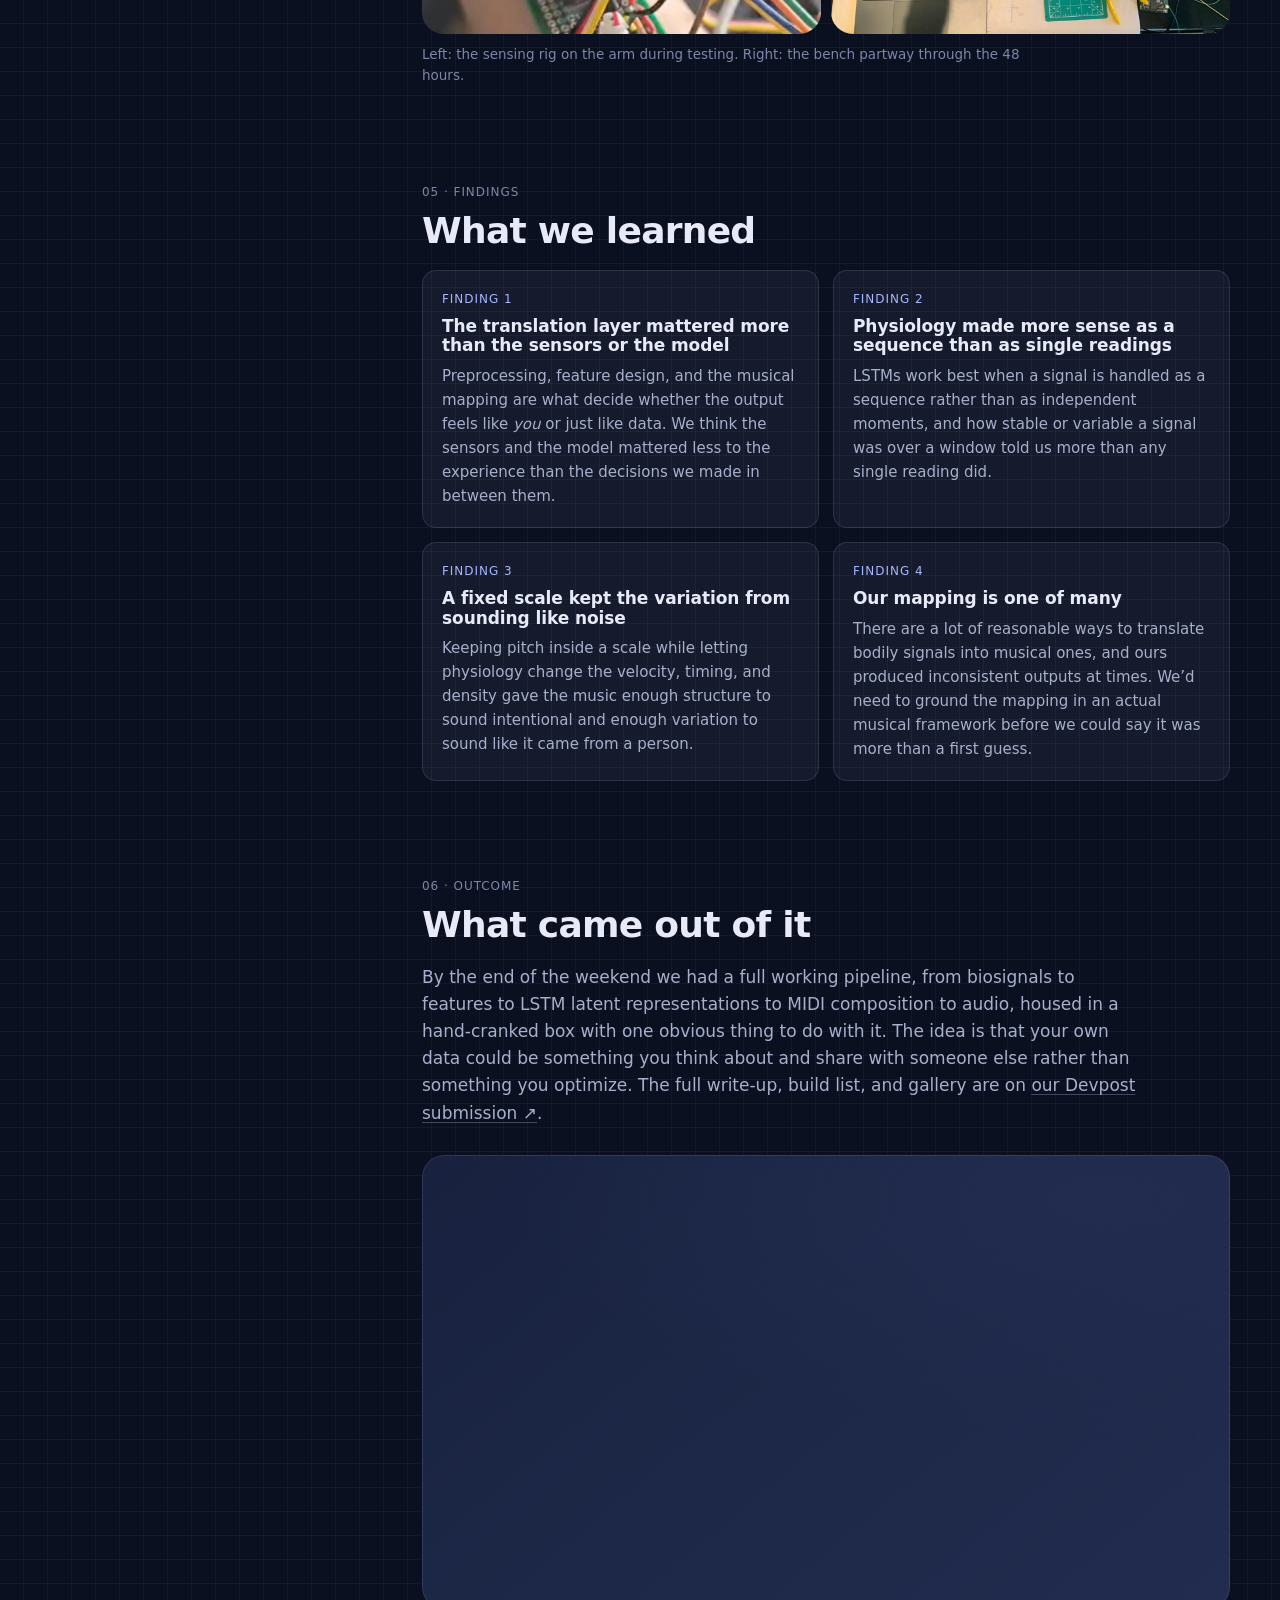
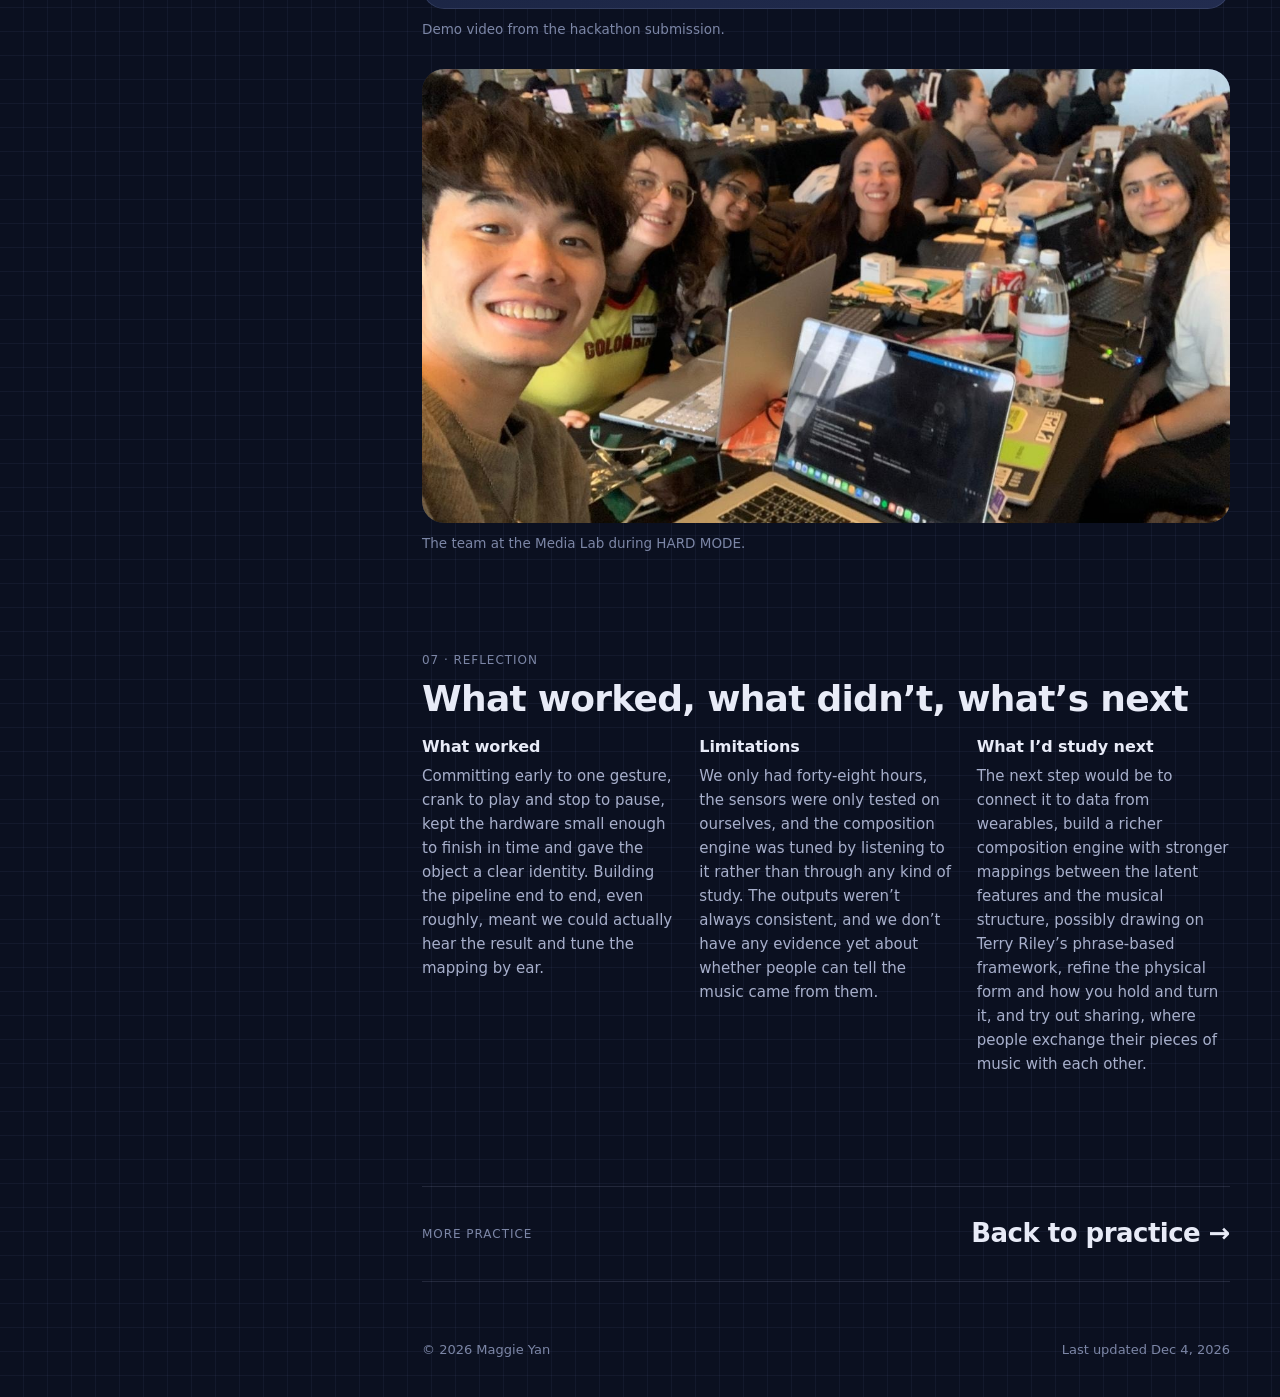
<file: projects/memento.html>
<!doctype html>
<html lang="en">
<head>
  <meta charset="utf-8">
  <meta name="viewport" content="width=device-width, initial-scale=1">
  <title>MEmento · Maggie Yan</title>
  <meta name="description" content="MEmento is a hand-cranked music box that turns heart rate and skin response into a short song. Built in 48 hours at the HARD MODE Hardware × AI Hackathon, MIT Media Lab.">

  <script src="../assets/js/sky-time.js"></script>

  <link rel="preconnect" href="https://cdn.fontshare.com" crossorigin>
  <link rel="stylesheet" href="https://api.fontshare.com/v2/css?f[]=satoshi@400,401,500,501,700&amp;display=swap">
  <link rel="stylesheet" href="https://api.fontshare.com/v2/css?f[]=cabinet-grotesk@500,700,800&amp;display=swap">
  <link rel="stylesheet" href="../assets/css/style.css">
  <link rel="icon" href="../assets/img/favicon.svg" type="image/svg+xml">
</head>
<body>
  <a class="skip-link" href="#main">Skip to content</a>
  <div class="sky sky--short" data-sky aria-hidden="true"><div class="sky__gradient"></div></div>

  <div class="layout">
    <nav class="topnav" aria-label="Main">
      <a href="../">research</a>
      <a href="../after-hours.html">studio</a>
      <a href="../about.html">about + CV</a>
    </nav>

    <aside class="sidebar">
      <a class="back-link" href="../#practice">&larr; all practice</a>
      <div>
        <span class="label">Practice · hackathon</span>
        <p class="cs-side-title">MEmento</p>
      </div>
      <nav class="toc" aria-label="On this page">
        <ol>
          <li><a href="#overview">Overview</a></li>
          <li><a href="#question">Design question</a></li>
          <li><a href="#context">Context</a></li>
          <li><a href="#methods">Methods</a></li>
          <li><a href="#process">Process</a></li>
          <li><a href="#findings">Findings</a></li>
          <li><a href="#outcome">Outcome</a></li>
          <li><a href="#reflection">Reflection</a></li>
        </ol>
      </nav>
      <div data-daybar></div>
      <p class="home-clock" data-home-clock></p>
    </aside>

    <main class="main" id="main">
      <header class="cs-header" id="overview">
        <div class="cs-kicker">
          <span class="label">March 2026</span>
          <span class="label">MIT Media Lab</span>
          <span class="label">HARD MODE: Hardware × AI Hackathon</span>
          <span class="label">Biosignals · physical computing</span>
        </div>
        <h1 class="cs-title">MEmento: <em>hear what you carry</em></h1>
        <p class="cs-summary">MEmento is a hand-cranked music box that turns two physiological signals, galvanic skin response and heart rate, into a short musical composition. You turn the handle and it plays, and when you stop turning it pauses. My team and I built it in forty-eight hours at the HARD MODE Hardware × AI Hackathon at the MIT Media Lab, and the question we kept asking was whether the data your body gives off could become something you sit down and listen to rather than another dashboard to check.</p>
      </header>

      <div class="media cs-hero">
        <img src="../assets/img/projects/memento-hero.jpg" alt="The MEmento music box: a white 3D-printed cube with a speaker grille on top and a small hand crank on the side, glowing warm orange from inside as a hand turns the crank" style="object-position:center 55%">
      </div>

      <dl class="glance">
        <div><dt class="label">My role</dt><dd><span class="todo">What you owned on the team, e.g. physical form and the crank mechanism, sensing hardware, or the music mapping</span></dd></div>
        <div><dt class="label">Timeline</dt><dd>March 6–8, 2026 (48-hour hackathon)</dd></div>
        <div><dt class="label">Context</dt><dd>HARD MODE: Hardware × AI Hackathon, hosted by the MIT Media Lab</dd></div>
        <div><dt class="label">Team</dt><dd>Shreya K, Andrea Paola Gómez Jaime, Marina Kosovski, Harvie C, and me</dd></div>
        <div class="wide"><dt class="label">Methods</dt><dd>Biosignal preprocessing and feature extraction, LSTM encoder–decoder representation learning, rule-based MIDI composition, 3D-printed physical prototyping</dd></div>
        <div><dt class="label">Devpost</dt><dd><a href="https://devpost.com/software/memento-mlqs2o" target="_blank" rel="noopener">Project submission &#8599;</a></dd></div>
        <div><dt class="label">Tools</dt><dd>Arduino, GSR and heart rate sensors, Python, Jupyter, MIDI generation and audio synthesis, PLA 3D printing</dd></div>
        <div><dt class="label">Input and output</dt><dd>Input: galvanic skin response (GSR) and heart rate (HR). Output: a roughly 30-second piece generated as MIDI and synthesized to audio.</dd></div>
      </dl>

      <section class="cs-section" id="question">
        <span class="label">01 · Design question</span>
        <h2>What were we trying to find out?</h2>
        <blockquote class="question">
          Can a physical object turn someone’s heart rate and skin response into a short piece of music they’d actually want to listen to and think about, rather than another number to optimize?
          <cite>The hackathon brief asked for hardware and AI together, and we used it to try out whether personal data could be made for reflecting and connecting instead of for productivity.</cite>
        </blockquote>
      </section>

      <section class="cs-section" id="context">
        <span class="label">02 · Context</span>
        <h2>Why this mattered</h2>
        <div class="prose">
          <p>We’re surrounded by data and by systems designed to optimize us. Wearables and dashboards count steps, score sleep, and chart heart rate, but far fewer tools help us slow down, reflect, or connect with ourselves and with other people through that same data.</p>
          <p>Galvanic skin response and heart rate are both linked to emotional arousal, which made them a natural pair for this, since they carry something about how a stretch of time felt and not just what the body was doing. MEmento takes those two signals and gives them back as a short piece of music you have to physically crank to hear. The tagline we landed on was “hear what you carry.”</p>
        </div>
      </section>

      <section class="cs-section" id="methods">
        <span class="label">03 · Methods</span>
        <h2>How we approached it, and why</h2>
        <div class="prose">
          <p>The build was an end-to-end pipeline, with biosignals coming in, features coming out, a learned representation of how each signal moved over time, and finally a composition engine that turns those representations into notes. We treated physiology as a sequence over time rather than a set of independent readings, which is why the sequence model sits at the center of the pipeline.</p>
        </div>
        <table class="methods" style="margin-top:24px">
          <thead><tr><th scope="col">Method</th><th scope="col">Why this method</th><th scope="col">What it gave us</th></tr></thead>
          <tbody>
            <tr><td>Biosensing and preprocessing</td><td>Raw GSR and HR live on different scales and are noisy. Cleaning and normalizing both to a 0–1 range made them comparable, and a sliding window (20 samples) let small changes register without swamping the signal.</td><td>A sequence of 4D feature vectors over time (mean, standard deviation, slope, and peaks).</td></tr>
            <tr><td>LSTM encoder–decoder</td><td>We wanted a representation of how each signal moved over time (stability versus variability) rather than a snapshot. Training the decoder to reconstruct the signal forced the encoder to learn a latent vector that actually meant something.</td><td>Two trained models, one per signal, and latent values we could use as musical control signals, with GSR shaping the melody and HR shaping the tempo and rhythm.</td></tr>
            <tr><td>Rule-based MIDI composition</td><td>Physiology had to modulate the music without breaking it. Pitch steps stay within a C-major scale for smoothness while the body shapes pitch, velocity, and timing on top of that structure.</td><td>A roughly 30-second timeline of about 128 notes in phrases, with two instruments chosen automatically from the full MIDI set based on combined physiological state, written to MIDI tracks and synthesized to audio.</td></tr>
            <tr><td>3D-printed physical prototyping</td><td>We wanted one obvious thing to do with it, and almost everyone already knows what a hand crank does. You turn it to play and stop turning to pause.</td><td>A PLA-printed music box housing the electronics, speaker, and a hand-cranked mechanism.</td></tr>
          </tbody>
        </table>
      </section>

      <section class="cs-section" id="process">
        <span class="label">04 · Process</span>
        <h2>What we actually did</h2>
        <ol class="process">
          <li>
            <h3>Sensing the body</h3>
            <span class="when">Signal capture and cleaning</span>
            <p>We wired GSR and heart rate sensors to an Arduino and read both signals from the wrist and fingers. The first thing we had to do wasn’t exactly exciting. We cleaned the two streams, normalized them so they could be compared, and synced them so that a small change in the body could shape the music without breaking it.</p>
          </li>
          <li>
            <h3>Learning the shape of a signal</h3>
            <span class="when">Feature extraction and the LSTM</span>
            <p>A sliding window turned each stream into features (mean, standard deviation, slope, peaks). We then trained two LSTM encoder–decoders, one for GSR and one for heart rate, so each encoder compressed its feature sequence into a latent vector that captured the signal’s dynamics. Reconstruction error was the training signal, and the latent values became our musical controls.</p>
          </li>
          <li>
            <h3>Turning features into notes</h3>
            <span class="when">Composition engine</span>
            <p>The generator picks two instruments from the full MIDI set (0–127) based on the combined physiological state, then builds a timeline of phrases. GSR shapes the melody, and heart rate shapes how long each note lasts and how dense the rhythm is. Keeping pitch steps inside a C-major scale was the decision that made the output listenable rather than a noisy sonification.</p>
          </li>
          <li>
            <h3>Building the box</h3>
            <span class="when">Physical form</span>
            <p>We designed and printed a PLA enclosure with a speaker on top, a crank on the side, and a warm light inside, and connected the crank so that turning plays the piece and stopping pauses it. We kept the form plain on purpose. It’s a small object you hold and turn, and there’s nothing on it that looks like a dashboard.</p>
          </li>
        </ol>
        <figure class="figure figure--pair">
          <div class="media"><img src="../assets/img/projects/memento-sensors.jpg" alt="A forearm with a breadboard, Arduino, and a tangle of jumper wires strapped to it, with a finger sensor on the hand" loading="lazy" style="object-position:center 40%"></div>
          <div class="media"><img src="../assets/img/projects/memento-workbench.jpg" alt="Hackathon workbench seen from above: laptop, cutting mat, pliers, microcontroller boards, and wires spread across white paper" loading="lazy"></div>
          <figcaption>Left: the sensing rig on the arm during testing. Right: the bench partway through the 48 hours.</figcaption>
        </figure>
      </section>

      <section class="cs-section" id="findings">
        <span class="label">05 · Findings</span>
        <h2>What we learned</h2>
        <ul class="findings">
          <li><h3>The translation layer mattered more than the sensors or the model</h3><p>Preprocessing, feature design, and the musical mapping are what decide whether the output feels like <em>you</em> or just like data. We think the sensors and the model mattered less to the experience than the decisions we made in between them.</p></li>
          <li><h3>Physiology made more sense as a sequence than as single readings</h3><p>LSTMs work best when a signal is handled as a sequence rather than as independent moments, and how stable or variable a signal was over a window told us more than any single reading did.</p></li>
          <li><h3>A fixed scale kept the variation from sounding like noise</h3><p>Keeping pitch inside a scale while letting physiology change the velocity, timing, and density gave the music enough structure to sound intentional and enough variation to sound like it came from a person.</p></li>
          <li><h3>Our mapping is one of many</h3><p>There are a lot of reasonable ways to translate bodily signals into musical ones, and ours produced inconsistent outputs at times. We’d need to ground the mapping in an actual musical framework before we could say it was more than a first guess.</p></li>
        </ul>
      </section>

      <section class="cs-section" id="outcome">
        <span class="label">06 · Outcome</span>
        <h2>What came out of it</h2>
        <div class="prose">
          <p>By the end of the weekend we had a full working pipeline, from biosignals to features to LSTM latent representations to MIDI composition to audio, housed in a hand-cranked box with one obvious thing to do with it. The idea is that your own data could be something you think about and share with someone else rather than something you optimize. The full write-up, build list, and gallery are on <a href="https://devpost.com/software/memento-mlqs2o" target="_blank" rel="noopener">our Devpost submission &#8599;</a>.</p>
        </div>
        <figure class="figure" style="margin-top:28px">
          <div class="media" style="aspect-ratio:16/9">
            <iframe src="https://www.youtube.com/embed/qiTC4MlOkbk?rel=0" title="MEmento demo video" loading="lazy" allow="accelerometer; autoplay; clipboard-write; encrypted-media; gyroscope; picture-in-picture" allowfullscreen style="position:absolute;inset:0;width:100%;height:100%;border:0"></iframe>
          </div>
          <figcaption>Demo video from the hackathon submission.</figcaption>
        </figure>
        <figure class="figure" style="margin-top:28px">
          <div class="media"><img src="../assets/img/projects/memento-team.jpg" alt="The MEmento team smiling around laptops at a crowded hackathon table" loading="lazy" style="object-position:center 30%"></div>
          <figcaption>The team at the Media Lab during HARD MODE.</figcaption>
        </figure>
      </section>

      <section class="cs-section" id="reflection">
        <span class="label">07 · Reflection</span>
        <h2>What worked, what didn’t, what’s next</h2>
        <div class="reflect">
          <div><h3>What worked</h3><p>Committing early to one gesture, crank to play and stop to pause, kept the hardware small enough to finish in time and gave the object a clear identity. Building the pipeline end to end, even roughly, meant we could actually hear the result and tune the mapping by ear.</p></div>
          <div><h3>Limitations</h3><p>We only had forty-eight hours, the sensors were only tested on ourselves, and the composition engine was tuned by listening to it rather than through any kind of study. The outputs weren’t always consistent, and we don’t have any evidence yet about whether people can tell the music came from them.</p></div>
          <div><h3>What I’d study next</h3><p>The next step would be to connect it to data from wearables, build a richer composition engine with stronger mappings between the latent features and the musical structure, possibly drawing on Terry Riley’s phrase-based framework, refine the physical form and how you hold and turn it, and try out sharing, where people exchange their pieces of music with each other.</p></div>
        </div>
      </section>

      <a class="next-project" href="../#practice">
        <span class="label">More practice</span>
        <b>Back to practice &rarr;</b>
      </a>

      <footer class="site-footer" style="padding-top:40px">
        <div class="footer-bottom">
          <span>&copy; <span data-year>2026</span> Maggie Yan</span>
          <span>Last updated <span data-updated>recently</span></span>
        </div>
      </footer>
    </main>
  </div>

  <script src="../assets/js/site.js"></script>
</body>
</html>
</file>
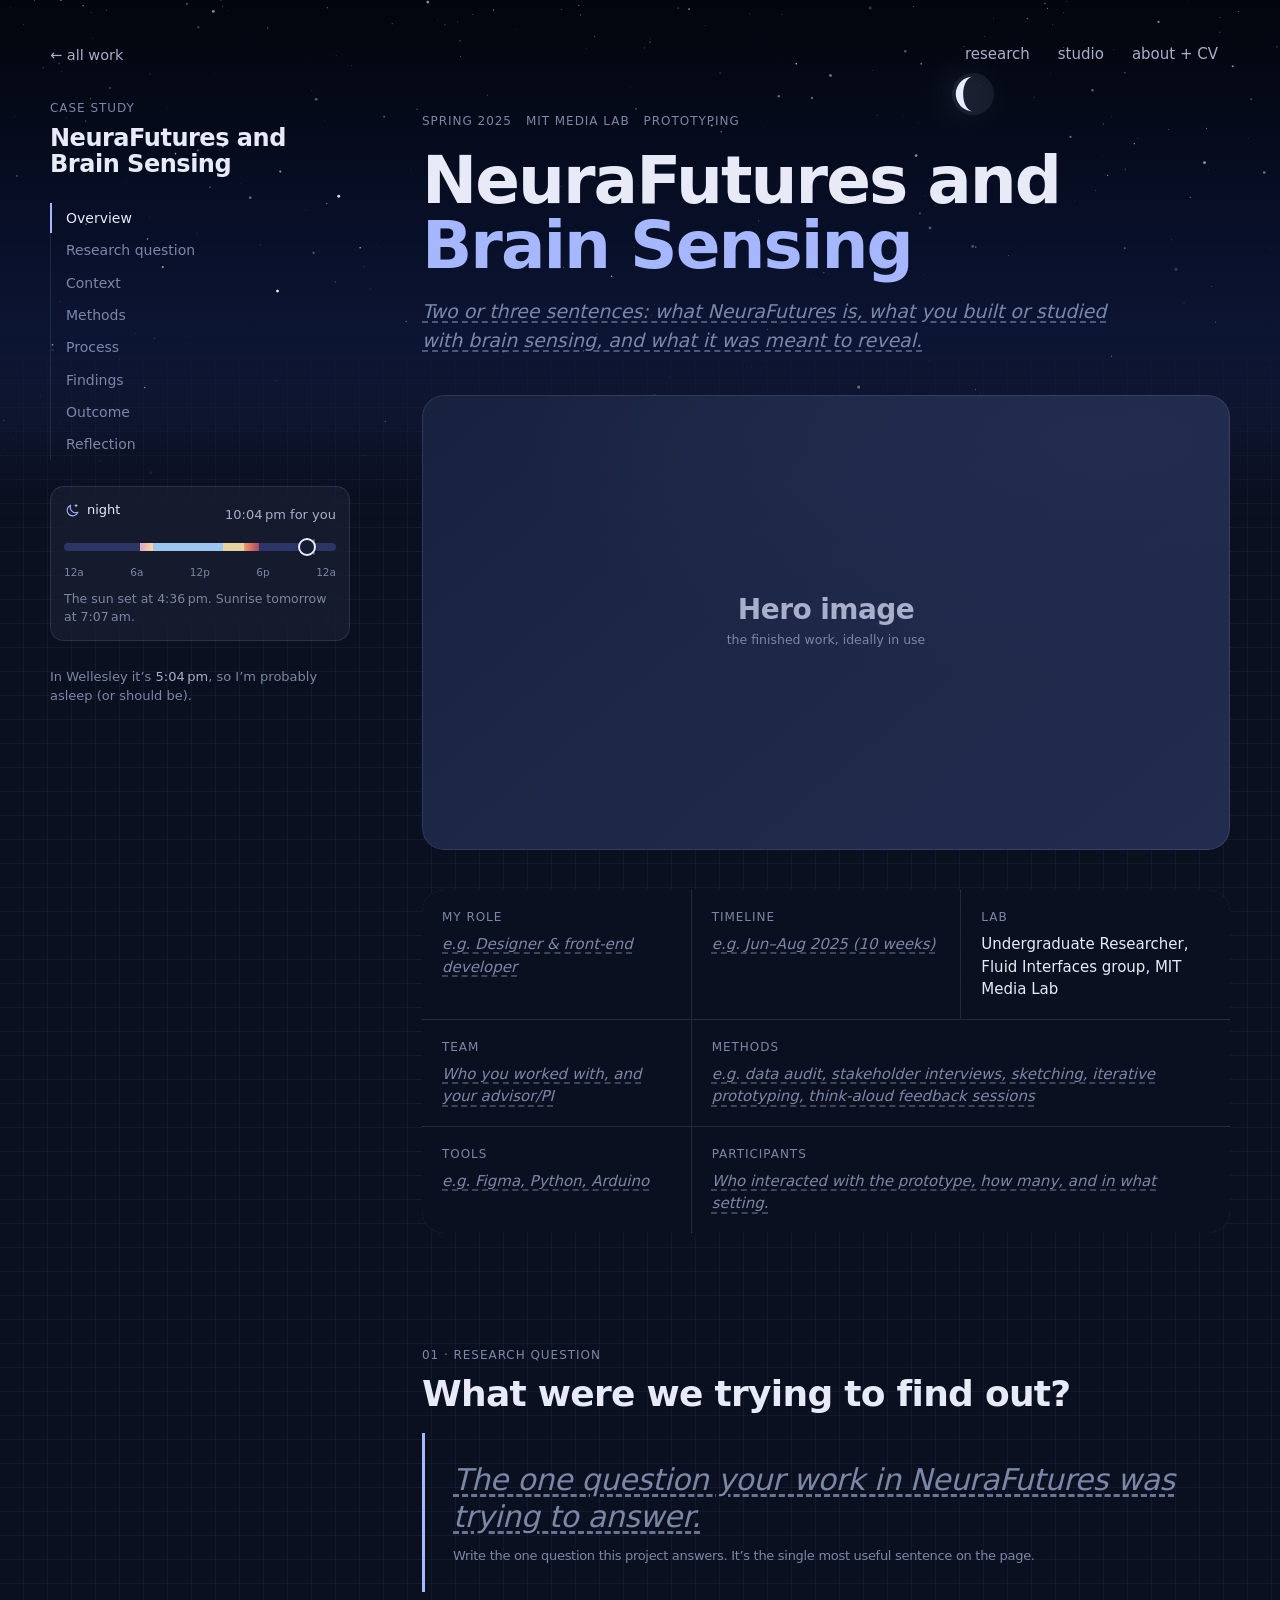
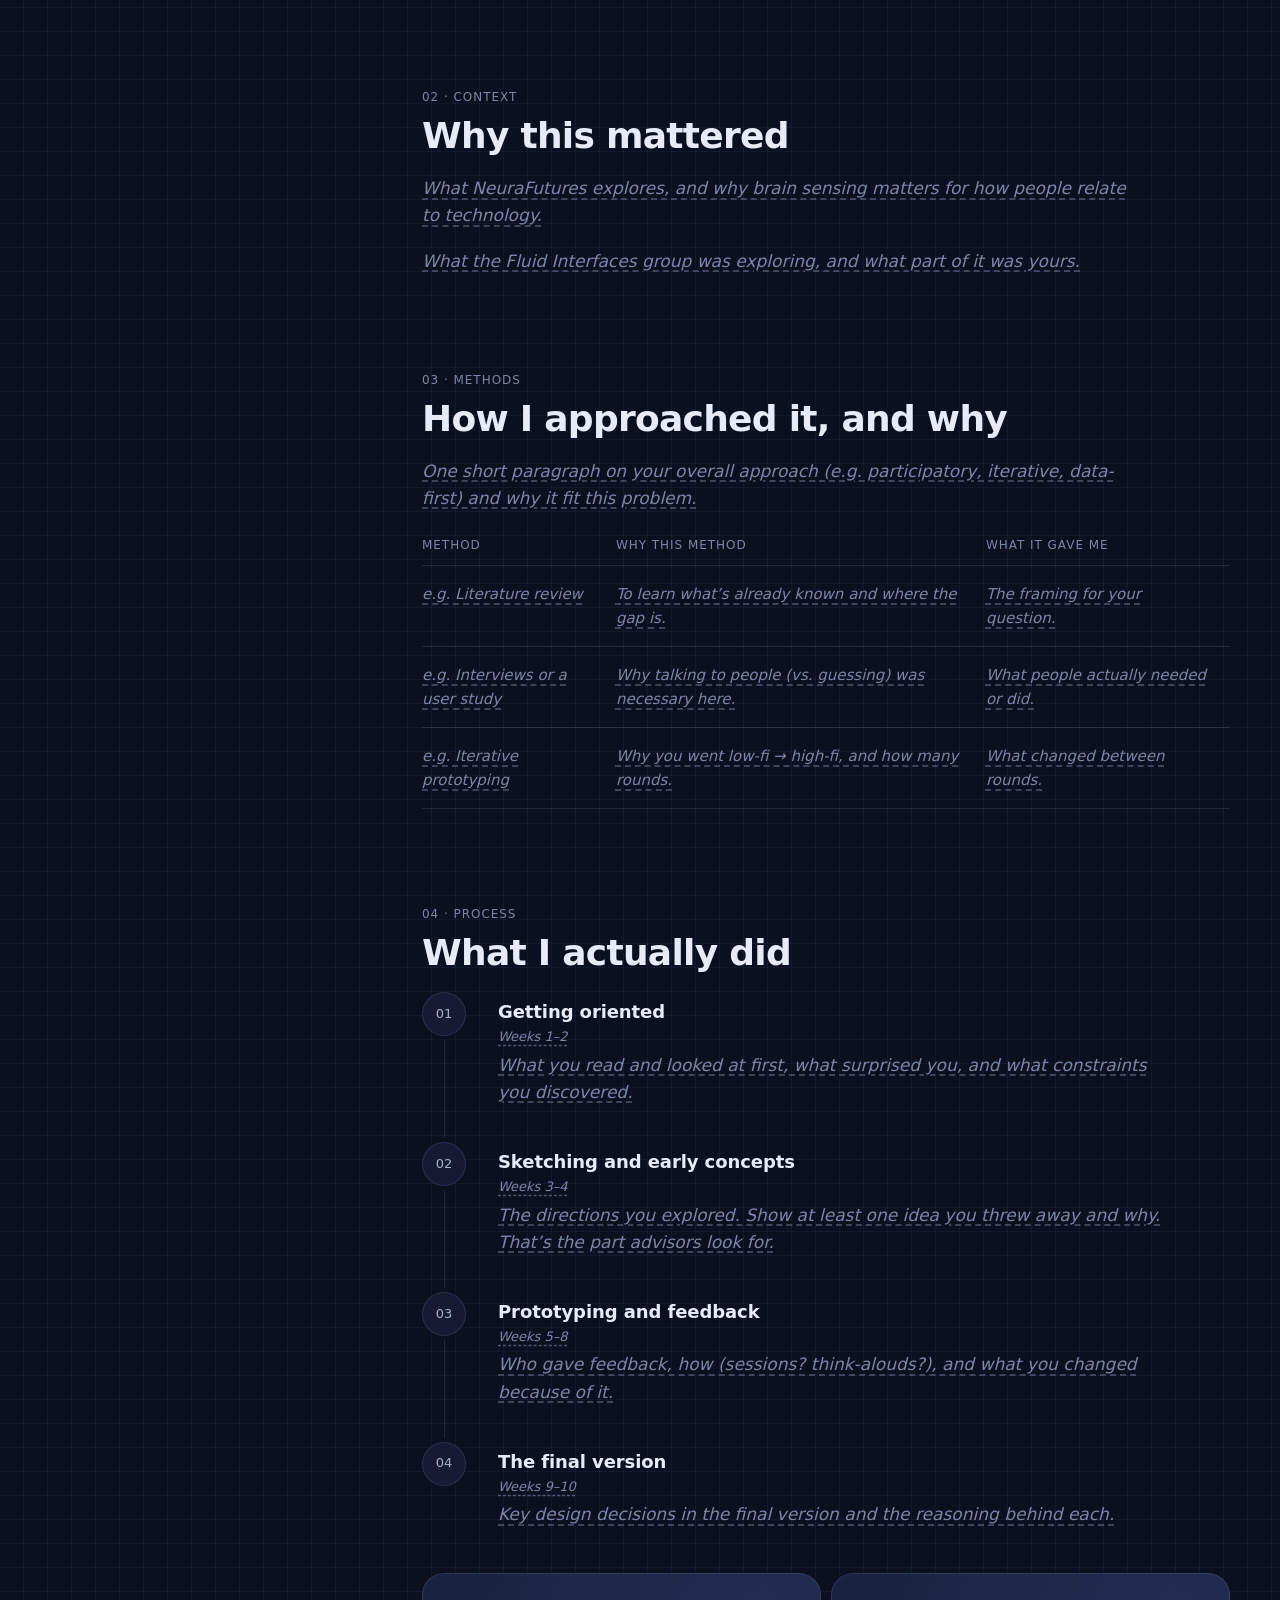
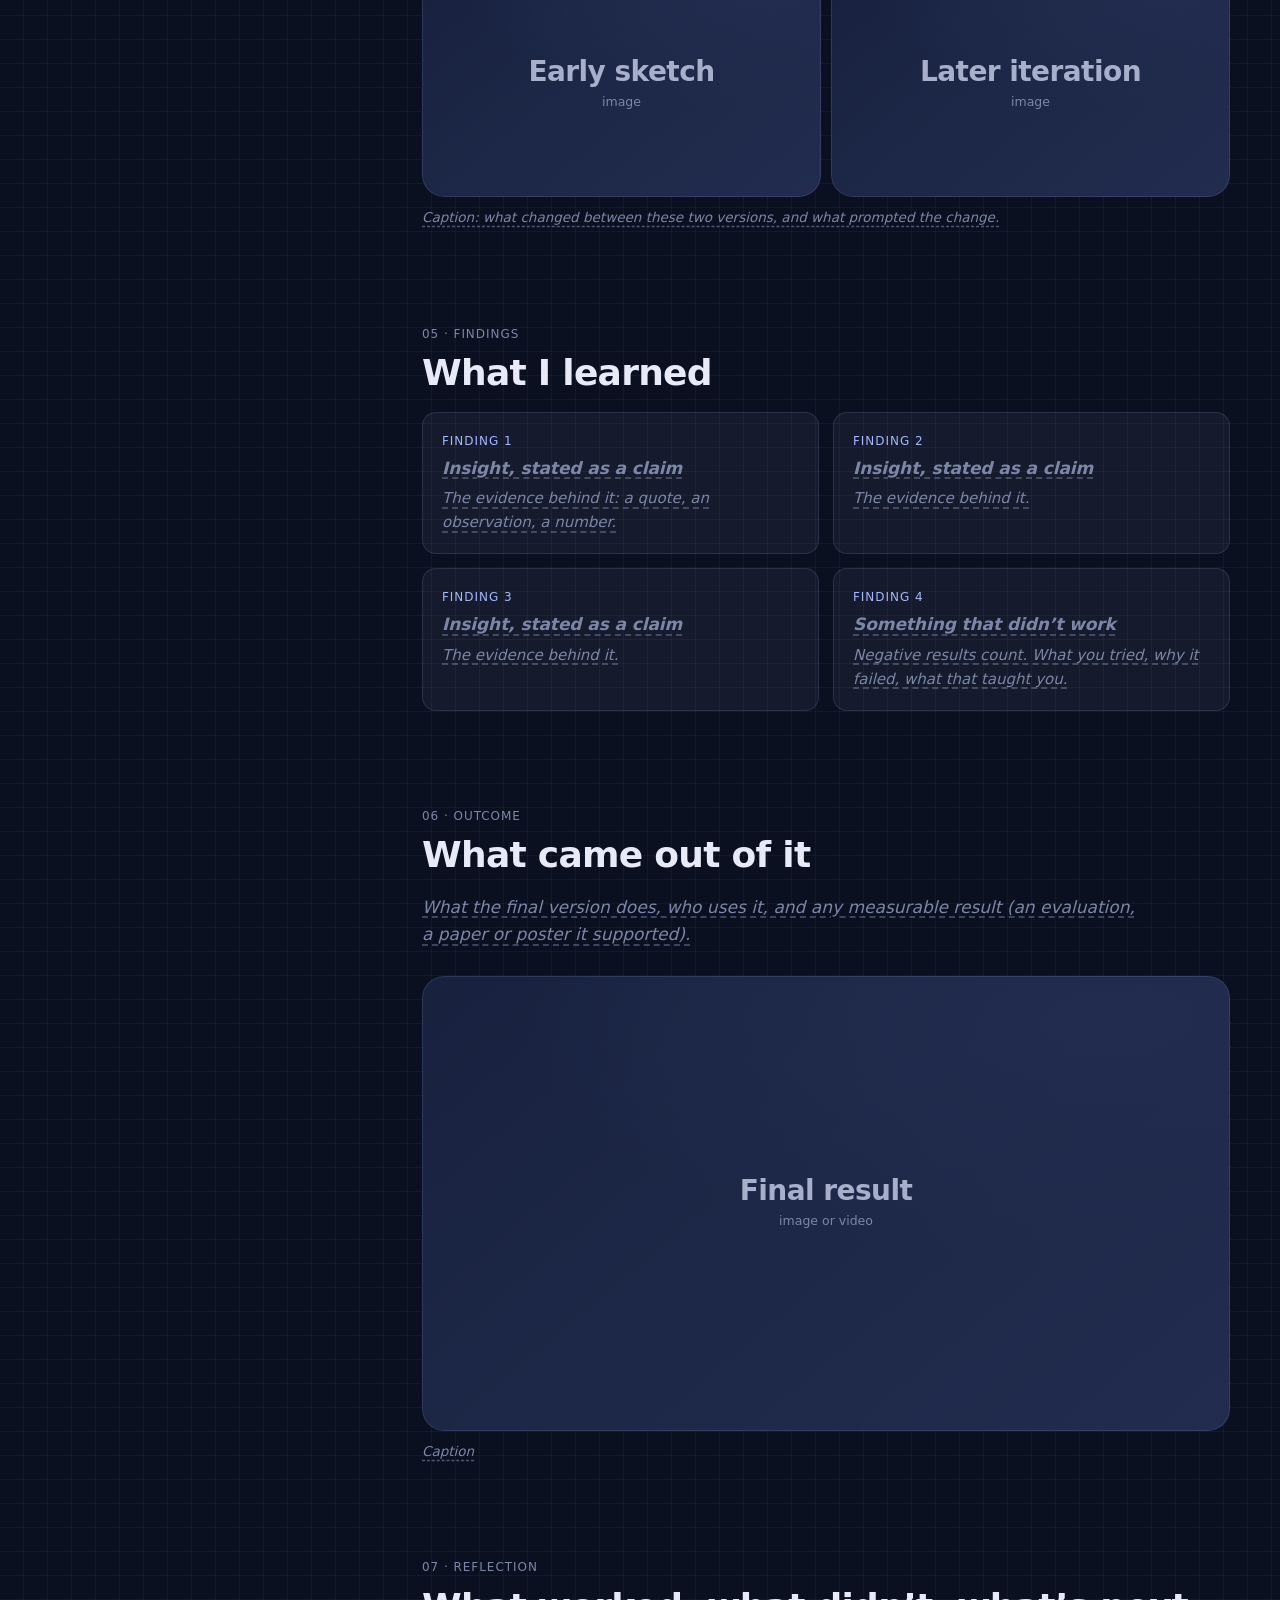
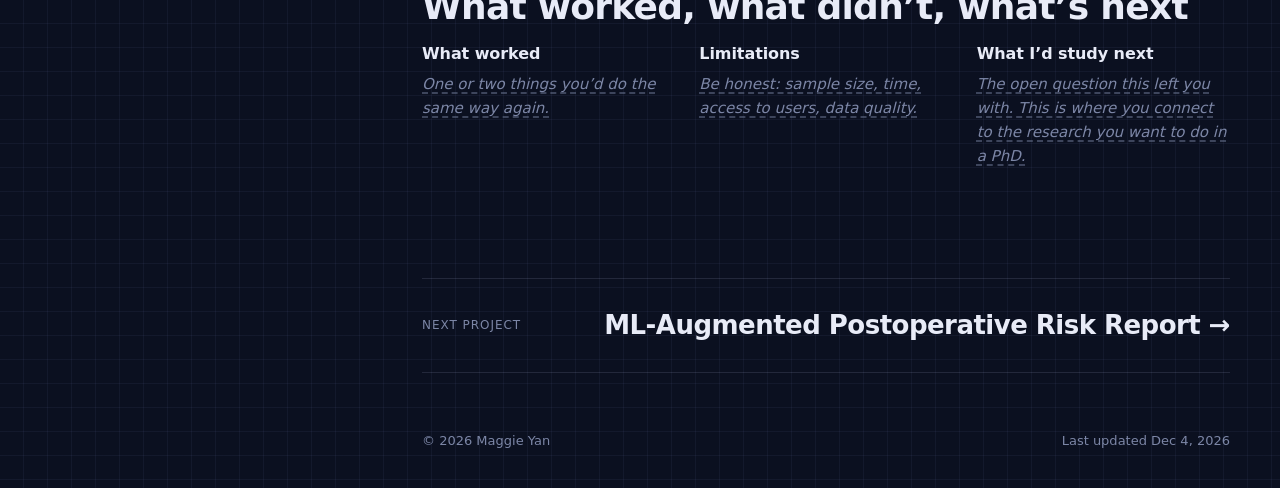
<file: projects/neurafutures.html>
<!doctype html>
<html lang="en">
<head>
  <meta charset="utf-8">
  <meta name="viewport" content="width=device-width, initial-scale=1">
  <title>NeuraFutures and Brain Sensing · Maggie Yan</title>
  <meta name="description" content="NeuraFutures and brain sensing: undergraduate research with the Fluid Interfaces group at the MIT Media Lab.">

  <script src="../assets/js/sky-time.js"></script>

  <link rel="preconnect" href="https://cdn.fontshare.com" crossorigin>
  <link rel="stylesheet" href="https://api.fontshare.com/v2/css?f[]=satoshi@400,401,500,501,700&amp;display=swap">
  <link rel="stylesheet" href="https://api.fontshare.com/v2/css?f[]=cabinet-grotesk@500,700,800&amp;display=swap">
  <link rel="stylesheet" href="../assets/css/style.css">
  <link rel="icon" href="../assets/img/favicon.svg" type="image/svg+xml">
</head>
<body>
  <a class="skip-link" href="#main">Skip to content</a>
  <div class="sky sky--short" data-sky aria-hidden="true"><div class="sky__gradient"></div></div>

  <!--
    CASE STUDY TEMPLATE
    Every project page follows the same shape, because it's the shape a PhD
    committee reads for: what question you asked, why you chose your methods,
    what you actually did (including what didn't work), what you found, and
    what you'd do next. Anything in <span class="todo"> is a prompt to replace.
  -->

  <div class="layout">
    <nav class="topnav" aria-label="Main">
      <a href="../">research</a>
      <a href="../after-hours.html">studio</a>
      <a href="../about.html">about + CV</a>
    </nav>

    <aside class="sidebar">
      <a class="back-link" href="../#work">&larr; all work</a>
      <div>
        <span class="label">Case study</span>
        <p class="cs-side-title">NeuraFutures and Brain Sensing</p>
      </div>
      <nav class="toc" aria-label="On this page">
        <ol>
          <li><a href="#overview">Overview</a></li>
          <li><a href="#question">Research question</a></li>
          <li><a href="#context">Context</a></li>
          <li><a href="#methods">Methods</a></li>
          <li><a href="#process">Process</a></li>
          <li><a href="#findings">Findings</a></li>
          <li><a href="#outcome">Outcome</a></li>
          <li><a href="#reflection">Reflection</a></li>
        </ol>
      </nav>
      <div data-daybar></div>
      <p class="home-clock" data-home-clock></p>
    </aside>

    <main class="main" id="main">
      <header class="cs-header" id="overview">
        <div class="cs-kicker">
          <span class="label">Spring 2025</span>
          <span class="label">MIT Media Lab</span>
          <span class="label">Prototyping</span>
        </div>
        <h1 class="cs-title">NeuraFutures and <em>Brain Sensing</em></h1>
        <p class="cs-summary"><span class="todo">Two or three sentences: what NeuraFutures is, what you built or studied with brain sensing, and what it was meant to reveal.</span></p>
      </header>

      <div class="media cs-hero">
        <div class="media__placeholder"><b>Hero image</b><span>the finished work, ideally in use</span></div>
      </div>

      <dl class="glance">
        <div><dt class="label">My role</dt><dd><span class="todo">e.g. Designer &amp; front-end developer</span></dd></div>
        <div><dt class="label">Timeline</dt><dd><span class="todo">e.g. Jun–Aug 2025 (10 weeks)</span></dd></div>
        <div><dt class="label">Lab</dt><dd>Undergraduate Researcher, Fluid Interfaces group, MIT Media Lab</dd></div>
        <div><dt class="label">Team</dt><dd><span class="todo">Who you worked with, and your advisor/PI</span></dd></div>
        <div class="wide"><dt class="label">Methods</dt><dd><span class="todo">e.g. data audit, stakeholder interviews, sketching, iterative prototyping, think-aloud feedback sessions</span></dd></div>
        <div><dt class="label">Tools</dt><dd><span class="todo">e.g. Figma, Python, Arduino</span></dd></div>
        <div class="wide"><dt class="label">Participants</dt><dd><span class="todo">Who interacted with the prototype, how many, and in what setting.</span></dd></div>
      </dl>

      <section class="cs-section" id="question">
        <span class="label">01 · Research question</span>
        <h2>What were we trying to find out?</h2>
        <blockquote class="question">
          <span class="todo"><span class="todo">The one question your work in NeuraFutures was trying to answer.</span></span>
          <cite>Write the one question this project answers. It’s the single most useful sentence on the page.</cite>
        </blockquote>
      </section>

      <section class="cs-section" id="context">
        <span class="label">02 · Context</span>
        <h2>Why this mattered</h2>
        <div class="prose">
          <p><span class="todo">What NeuraFutures explores, and why brain sensing matters for how people relate to technology.</span></p>
          <p><span class="todo">What the Fluid Interfaces group was exploring, and what part of it was yours.</span></p>
        </div>
      </section>

      <section class="cs-section" id="methods">
        <span class="label">03 · Methods</span>
        <h2>How I approached it, and why</h2>
        <div class="prose">
          <p><span class="todo">One short paragraph on your overall approach (e.g. participatory, iterative, data-first) and why it fit this problem.</span></p>
        </div>
        <table class="methods" style="margin-top:24px">
          <thead><tr><th scope="col">Method</th><th scope="col">Why this method</th><th scope="col">What it gave me</th></tr></thead>
          <tbody>
            <tr><td><span class="todo">e.g. Literature review</span></td><td><span class="todo">To learn what’s already known and where the gap is.</span></td><td><span class="todo">The framing for your question.</span></td></tr>
            <tr><td><span class="todo">e.g. Interviews or a user study</span></td><td><span class="todo">Why talking to people (vs. guessing) was necessary here.</span></td><td><span class="todo">What people actually needed or did.</span></td></tr>
            <tr><td><span class="todo">e.g. Iterative prototyping</span></td><td><span class="todo">Why you went low-fi → high-fi, and how many rounds.</span></td><td><span class="todo">What changed between rounds.</span></td></tr>
          </tbody>
        </table>
      </section>

      <section class="cs-section" id="process">
        <span class="label">04 · Process</span>
        <h2>What I actually did</h2>
        <ol class="process">
          <li>
            <h3>Getting oriented</h3>
            <span class="when"><span class="todo">Weeks 1–2</span></span>
            <p><span class="todo">What you read and looked at first, what surprised you, and what constraints you discovered.</span></p>
          </li>
          <li>
            <h3>Sketching and early concepts</h3>
            <span class="when"><span class="todo">Weeks 3–4</span></span>
            <p><span class="todo">The directions you explored. Show at least one idea you threw away and why. That’s the part advisors look for.</span></p>
          </li>
          <li>
            <h3>Prototyping and feedback</h3>
            <span class="when"><span class="todo">Weeks 5–8</span></span>
            <p><span class="todo">Who gave feedback, how (sessions? think-alouds?), and what you changed because of it.</span></p>
          </li>
          <li>
            <h3>The final version</h3>
            <span class="when"><span class="todo">Weeks 9–10</span></span>
            <p><span class="todo">Key design decisions in the final version and the reasoning behind each.</span></p>
          </li>
        </ol>
        <figure class="figure figure--pair">
          <div class="media"><div class="media__placeholder"><b>Early sketch</b><span>image</span></div></div>
          <div class="media"><div class="media__placeholder"><b>Later iteration</b><span>image</span></div></div>
          <figcaption><span class="todo">Caption: what changed between these two versions, and what prompted the change.</span></figcaption>
        </figure>
      </section>

      <section class="cs-section" id="findings">
        <span class="label">05 · Findings</span>
        <h2>What I learned</h2>
        <ul class="findings">
          <li><h3><span class="todo">Insight, stated as a claim</span></h3><p><span class="todo">The evidence behind it: a quote, an observation, a number.</span></p></li>
          <li><h3><span class="todo">Insight, stated as a claim</span></h3><p><span class="todo">The evidence behind it.</span></p></li>
          <li><h3><span class="todo">Insight, stated as a claim</span></h3><p><span class="todo">The evidence behind it.</span></p></li>
          <li><h3><span class="todo">Something that didn’t work</span></h3><p><span class="todo">Negative results count. What you tried, why it failed, what that taught you.</span></p></li>
        </ul>
      </section>

      <section class="cs-section" id="outcome">
        <span class="label">06 · Outcome</span>
        <h2>What came out of it</h2>
        <div class="prose">
          <p><span class="todo">What the final version does, who uses it, and any measurable result (an evaluation, a paper or poster it supported).</span></p>
        </div>
        <figure class="figure" style="margin-top:28px">
          <div class="media"><div class="media__placeholder"><b>Final result</b><span>image or video</span></div></div>
          <figcaption><span class="todo">Caption</span></figcaption>
        </figure>
      </section>

      <section class="cs-section" id="reflection">
        <span class="label">07 · Reflection</span>
        <h2>What worked, what didn’t, what’s next</h2>
        <div class="reflect">
          <div><h3>What worked</h3><p><span class="todo">One or two things you’d do the same way again.</span></p></div>
          <div><h3>Limitations</h3><p><span class="todo">Be honest: sample size, time, access to users, data quality.</span></p></div>
          <div><h3>What I’d study next</h3><p><span class="todo">The open question this left you with. This is where you connect to the research you want to do in a PhD.</span></p></div>
        </div>
      </section>

      <a class="next-project" href="washu-i2db.html">
        <span class="label">Next project</span>
        <b>ML-Augmented Postoperative Risk Report &rarr;</b>
      </a>

      <footer class="site-footer" style="padding-top:40px">
        <div class="footer-bottom">
          <span>&copy; <span data-year>2026</span> Maggie Yan</span>
          <span>Last updated <span data-updated>recently</span></span>
        </div>
      </footer>
    </main>
  </div>

  <script src="../assets/js/site.js"></script>
</body>
</html>
</file>
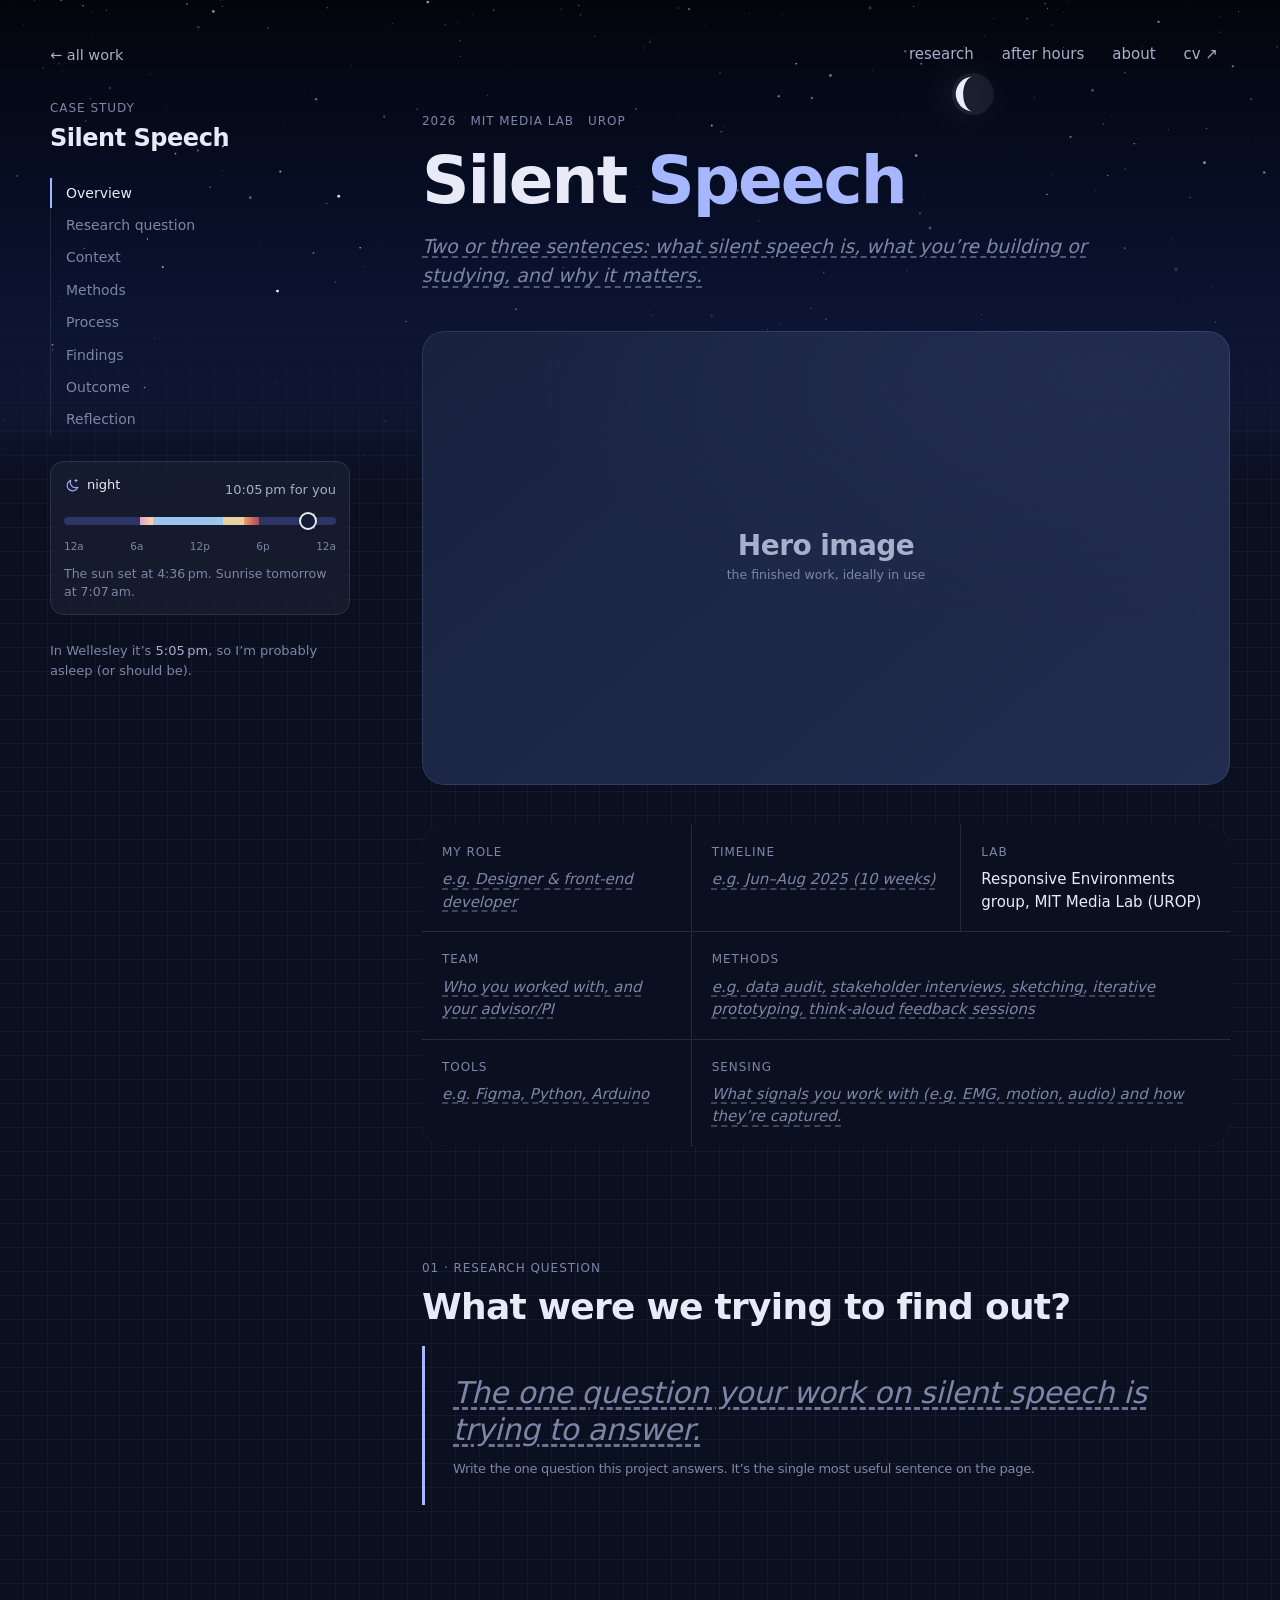
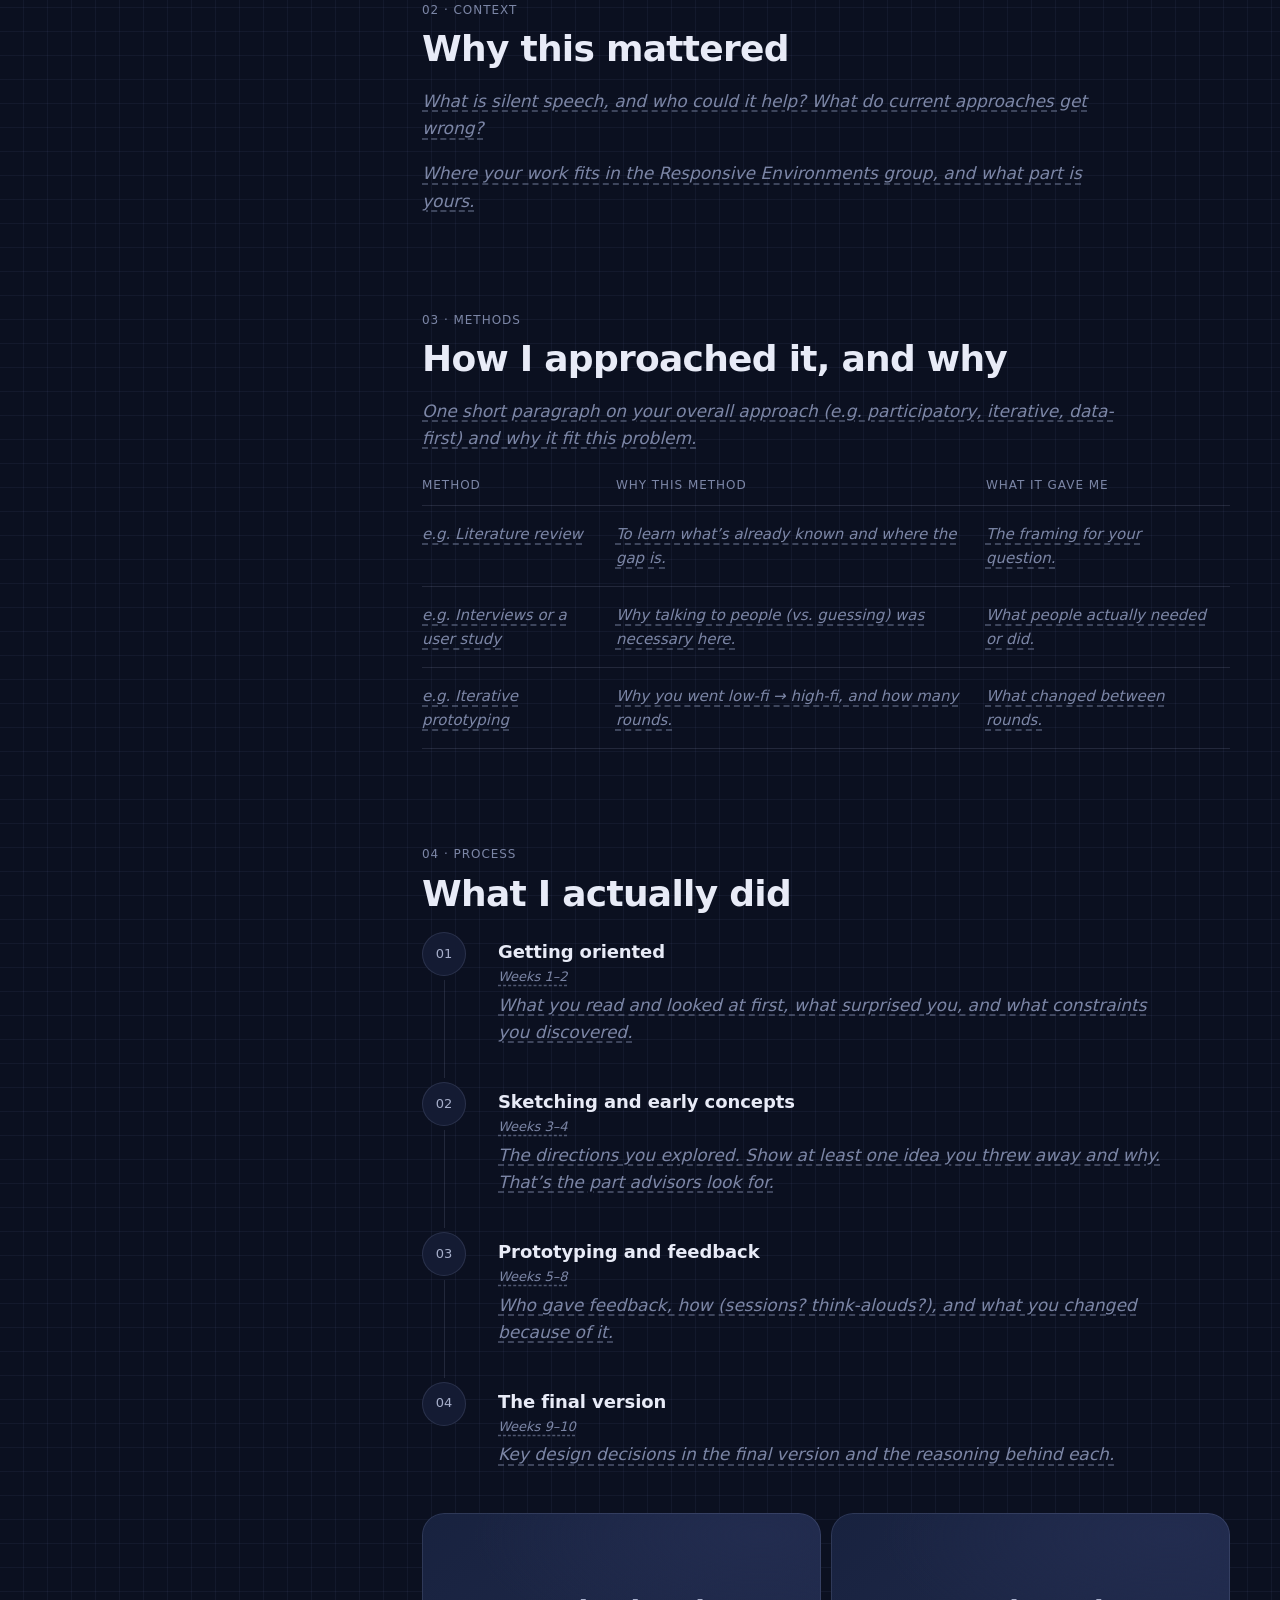
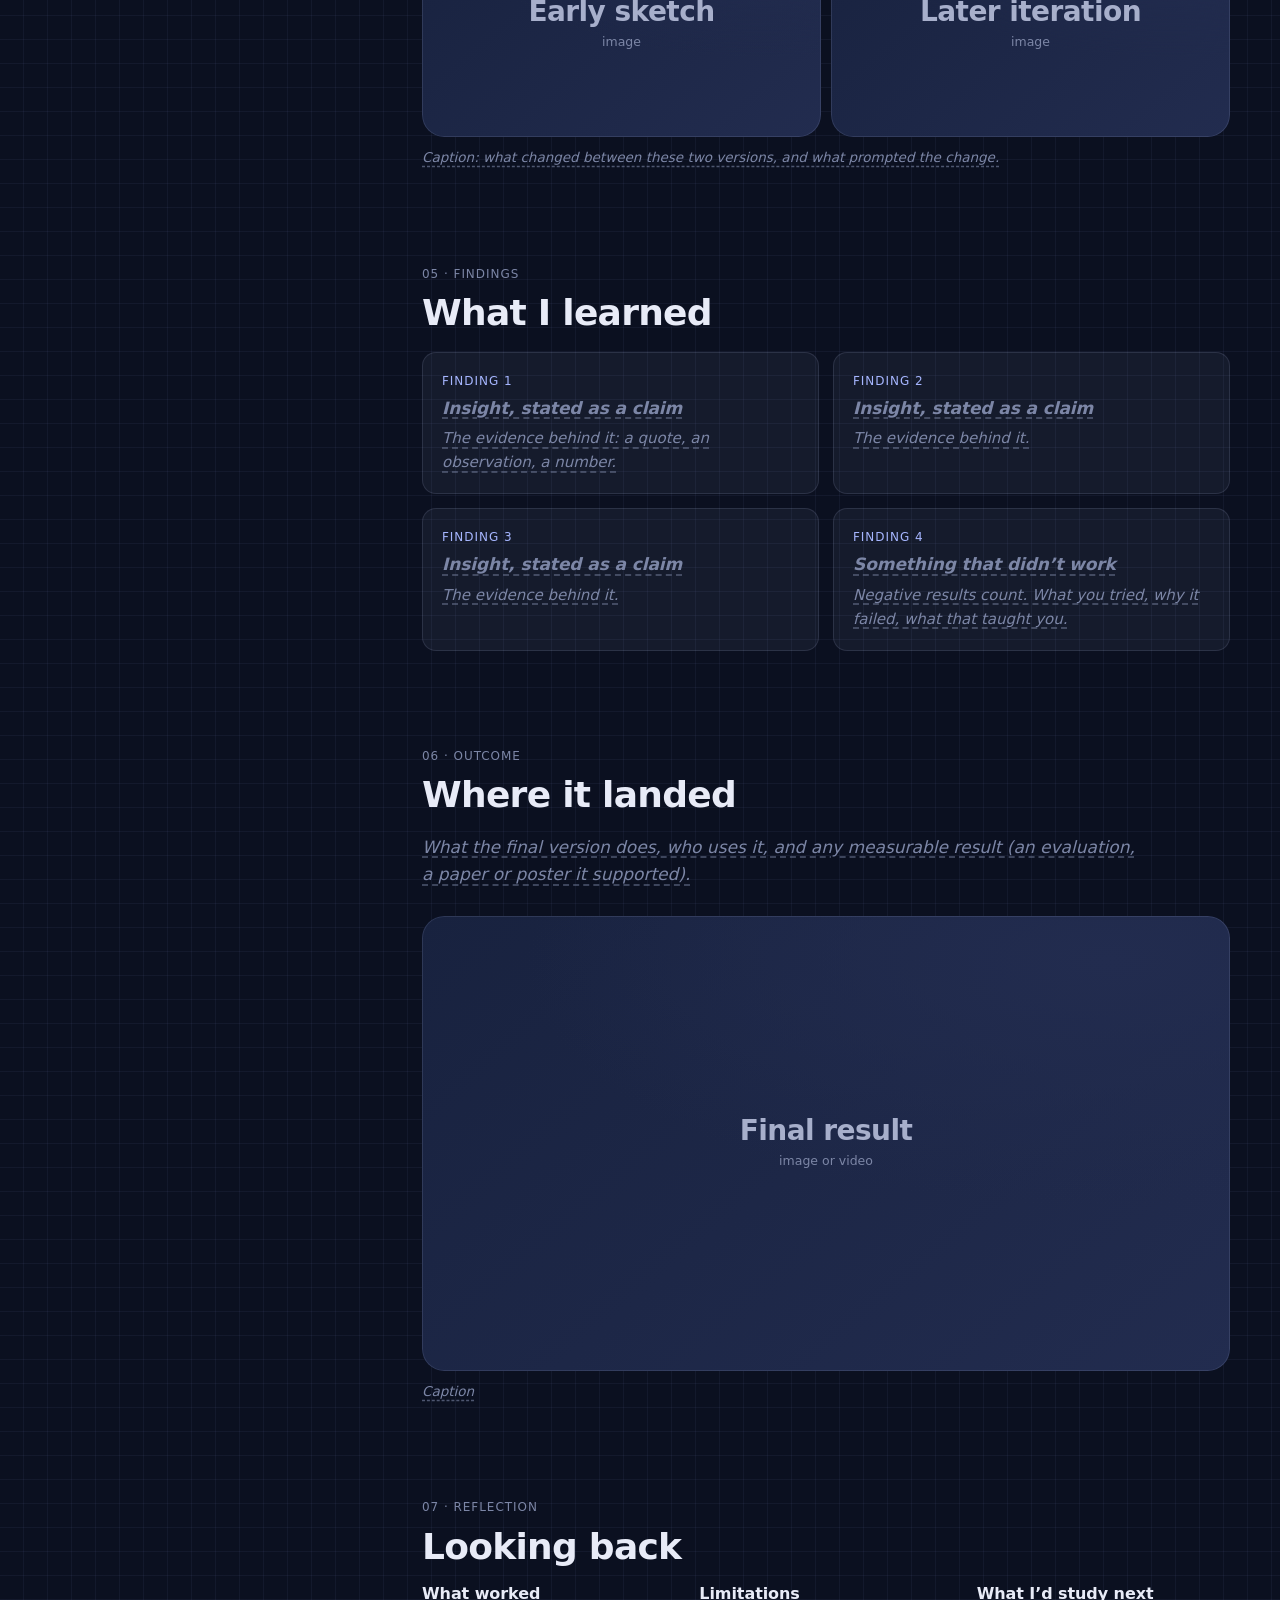
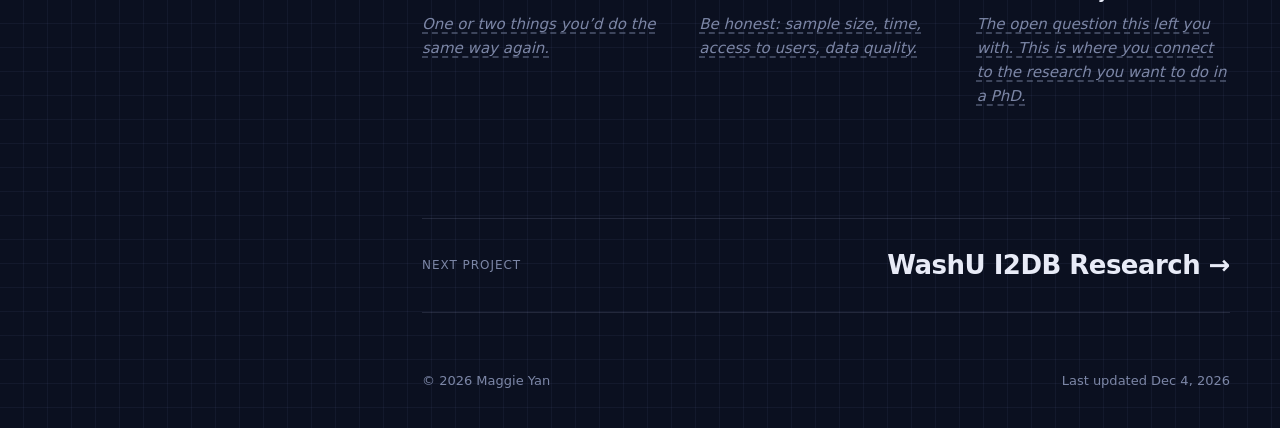
<file: projects/silent-speech.html>
<!doctype html>
<html lang="en">
<head>
  <meta charset="utf-8">
  <meta name="viewport" content="width=device-width, initial-scale=1">
  <title>Silent Speech · Maggie Yan</title>
  <meta name="description" content="Undergraduate research on silent speech in the Responsive Environments group at the MIT Media Lab.">

  <script src="../assets/js/sky-time.js"></script>

  <link rel="preconnect" href="https://cdn.fontshare.com" crossorigin>
  <link rel="stylesheet" href="https://api.fontshare.com/v2/css?f[]=satoshi@400,401,500,501,700&amp;display=swap">
  <link rel="stylesheet" href="https://api.fontshare.com/v2/css?f[]=cabinet-grotesk@500,700,800&amp;display=swap">
  <link rel="stylesheet" href="../assets/css/style.css">
  <link rel="icon" href="../assets/img/favicon.svg" type="image/svg+xml">
</head>
<body>
  <a class="skip-link" href="#main">Skip to content</a>
  <div class="sky sky--short" data-sky aria-hidden="true"><div class="sky__gradient"></div></div>

  <!--
    CASE STUDY TEMPLATE
    Every project page follows the same shape, because it's the shape a PhD
    committee reads for: what question you asked, why you chose your methods,
    what you actually did (including what didn't work), what you found, and
    what you'd do next. Anything in <span class="todo"> is a prompt to replace.
  -->

  <div class="layout">
    <nav class="topnav" aria-label="Main">
      <a href="../index.html">research</a>
      <a href="../after-hours.html">after hours</a>
      <a href="../about.html">about</a>
      <a href="../assets/Maggie_Yan_CV.pdf">cv&nbsp;&#8599;</a>
    </nav>

    <aside class="sidebar">
      <a class="back-link" href="../index.html#work">&larr; all work</a>
      <div>
        <span class="label">Case study</span>
        <p class="cs-side-title">Silent Speech</p>
      </div>
      <nav class="toc" aria-label="On this page">
        <ol>
          <li><a href="#overview">Overview</a></li>
          <li><a href="#question">Research question</a></li>
          <li><a href="#context">Context</a></li>
          <li><a href="#methods">Methods</a></li>
          <li><a href="#process">Process</a></li>
          <li><a href="#findings">Findings</a></li>
          <li><a href="#outcome">Outcome</a></li>
          <li><a href="#reflection">Reflection</a></li>
        </ol>
      </nav>
      <div data-daybar></div>
      <p class="home-clock" data-home-clock></p>
    </aside>

    <main class="main" id="main">
      <header class="cs-header" id="overview">
        <div class="cs-kicker">
          <span class="label">2026</span>
          <span class="label">MIT Media Lab</span>
          <span class="label">UROP</span>
        </div>
        <h1 class="cs-title">Silent <em>Speech</em></h1>
        <p class="cs-summary"><span class="todo">Two or three sentences: what silent speech is, what you’re building or studying, and why it matters.</span></p>
      </header>

      <div class="media cs-hero">
        <div class="media__placeholder"><b>Hero image</b><span>the finished work, ideally in use</span></div>
      </div>

      <dl class="glance">
        <div><dt class="label">My role</dt><dd><span class="todo">e.g. Designer &amp; front-end developer</span></dd></div>
        <div><dt class="label">Timeline</dt><dd><span class="todo">e.g. Jun–Aug 2025 (10 weeks)</span></dd></div>
        <div><dt class="label">Lab</dt><dd>Responsive Environments group, MIT Media Lab (UROP)</dd></div>
        <div><dt class="label">Team</dt><dd><span class="todo">Who you worked with, and your advisor/PI</span></dd></div>
        <div class="wide"><dt class="label">Methods</dt><dd><span class="todo">e.g. data audit, stakeholder interviews, sketching, iterative prototyping, think-aloud feedback sessions</span></dd></div>
        <div><dt class="label">Tools</dt><dd><span class="todo">e.g. Figma, Python, Arduino</span></dd></div>
        <div class="wide"><dt class="label">Sensing</dt><dd><span class="todo">What signals you work with (e.g. EMG, motion, audio) and how they’re captured.</span></dd></div>
      </dl>

      <section class="cs-section" id="question">
        <span class="label">01 · Research question</span>
        <h2>What were we trying to find out?</h2>
        <blockquote class="question">
          <span class="todo"><span class="todo">The one question your work on silent speech is trying to answer.</span></span>
          <cite>Write the one question this project answers. It’s the single most useful sentence on the page.</cite>
        </blockquote>
      </section>

      <section class="cs-section" id="context">
        <span class="label">02 · Context</span>
        <h2>Why this mattered</h2>
        <div class="prose">
          <p><span class="todo">What is silent speech, and who could it help? What do current approaches get wrong?</span></p>
          <p><span class="todo">Where your work fits in the Responsive Environments group, and what part is yours.</span></p>
        </div>
      </section>

      <section class="cs-section" id="methods">
        <span class="label">03 · Methods</span>
        <h2>How I approached it, and why</h2>
        <div class="prose">
          <p><span class="todo">One short paragraph on your overall approach (e.g. participatory, iterative, data-first) and why it fit this problem.</span></p>
        </div>
        <table class="methods" style="margin-top:24px">
          <thead><tr><th scope="col">Method</th><th scope="col">Why this method</th><th scope="col">What it gave me</th></tr></thead>
          <tbody>
            <tr><td><span class="todo">e.g. Literature review</span></td><td><span class="todo">To learn what’s already known and where the gap is.</span></td><td><span class="todo">The framing for your question.</span></td></tr>
            <tr><td><span class="todo">e.g. Interviews or a user study</span></td><td><span class="todo">Why talking to people (vs. guessing) was necessary here.</span></td><td><span class="todo">What people actually needed or did.</span></td></tr>
            <tr><td><span class="todo">e.g. Iterative prototyping</span></td><td><span class="todo">Why you went low-fi → high-fi, and how many rounds.</span></td><td><span class="todo">What changed between rounds.</span></td></tr>
          </tbody>
        </table>
      </section>

      <section class="cs-section" id="process">
        <span class="label">04 · Process</span>
        <h2>What I actually did</h2>
        <ol class="process">
          <li>
            <h3>Getting oriented</h3>
            <span class="when"><span class="todo">Weeks 1–2</span></span>
            <p><span class="todo">What you read and looked at first, what surprised you, and what constraints you discovered.</span></p>
          </li>
          <li>
            <h3>Sketching and early concepts</h3>
            <span class="when"><span class="todo">Weeks 3–4</span></span>
            <p><span class="todo">The directions you explored. Show at least one idea you threw away and why. That’s the part advisors look for.</span></p>
          </li>
          <li>
            <h3>Prototyping and feedback</h3>
            <span class="when"><span class="todo">Weeks 5–8</span></span>
            <p><span class="todo">Who gave feedback, how (sessions? think-alouds?), and what you changed because of it.</span></p>
          </li>
          <li>
            <h3>The final version</h3>
            <span class="when"><span class="todo">Weeks 9–10</span></span>
            <p><span class="todo">Key design decisions in the final version and the reasoning behind each.</span></p>
          </li>
        </ol>
        <figure class="figure figure--pair">
          <div class="media"><div class="media__placeholder"><b>Early sketch</b><span>image</span></div></div>
          <div class="media"><div class="media__placeholder"><b>Later iteration</b><span>image</span></div></div>
          <figcaption><span class="todo">Caption: what changed between these two versions, and what prompted the change.</span></figcaption>
        </figure>
      </section>

      <section class="cs-section" id="findings">
        <span class="label">05 · Findings</span>
        <h2>What I learned</h2>
        <ul class="findings">
          <li><h3><span class="todo">Insight, stated as a claim</span></h3><p><span class="todo">The evidence behind it: a quote, an observation, a number.</span></p></li>
          <li><h3><span class="todo">Insight, stated as a claim</span></h3><p><span class="todo">The evidence behind it.</span></p></li>
          <li><h3><span class="todo">Insight, stated as a claim</span></h3><p><span class="todo">The evidence behind it.</span></p></li>
          <li><h3><span class="todo">Something that didn’t work</span></h3><p><span class="todo">Negative results count. What you tried, why it failed, what that taught you.</span></p></li>
        </ul>
      </section>

      <section class="cs-section" id="outcome">
        <span class="label">06 · Outcome</span>
        <h2>Where it landed</h2>
        <div class="prose">
          <p><span class="todo">What the final version does, who uses it, and any measurable result (an evaluation, a paper or poster it supported).</span></p>
        </div>
        <figure class="figure" style="margin-top:28px">
          <div class="media"><div class="media__placeholder"><b>Final result</b><span>image or video</span></div></div>
          <figcaption><span class="todo">Caption</span></figcaption>
        </figure>
      </section>

      <section class="cs-section" id="reflection">
        <span class="label">07 · Reflection</span>
        <h2>Looking back</h2>
        <div class="reflect">
          <div><h3>What worked</h3><p><span class="todo">One or two things you’d do the same way again.</span></p></div>
          <div><h3>Limitations</h3><p><span class="todo">Be honest: sample size, time, access to users, data quality.</span></p></div>
          <div><h3>What I’d study next</h3><p><span class="todo">The open question this left you with. This is where you connect to the research you want to do in a PhD.</span></p></div>
        </div>
      </section>

      <a class="next-project" href="washu-i2db.html">
        <span class="label">Next project</span>
        <b>WashU I2DB Research &rarr;</b>
      </a>

      <footer class="site-footer" style="padding-top:40px">
        <div class="footer-bottom">
          <span>&copy; <span data-year>2026</span> Maggie Yan</span>
          <span>Last updated <span data-updated>recently</span></span>
        </div>
      </footer>
    </main>
  </div>

  <script src="../assets/js/site.js"></script>
</body>
</html>
</file>
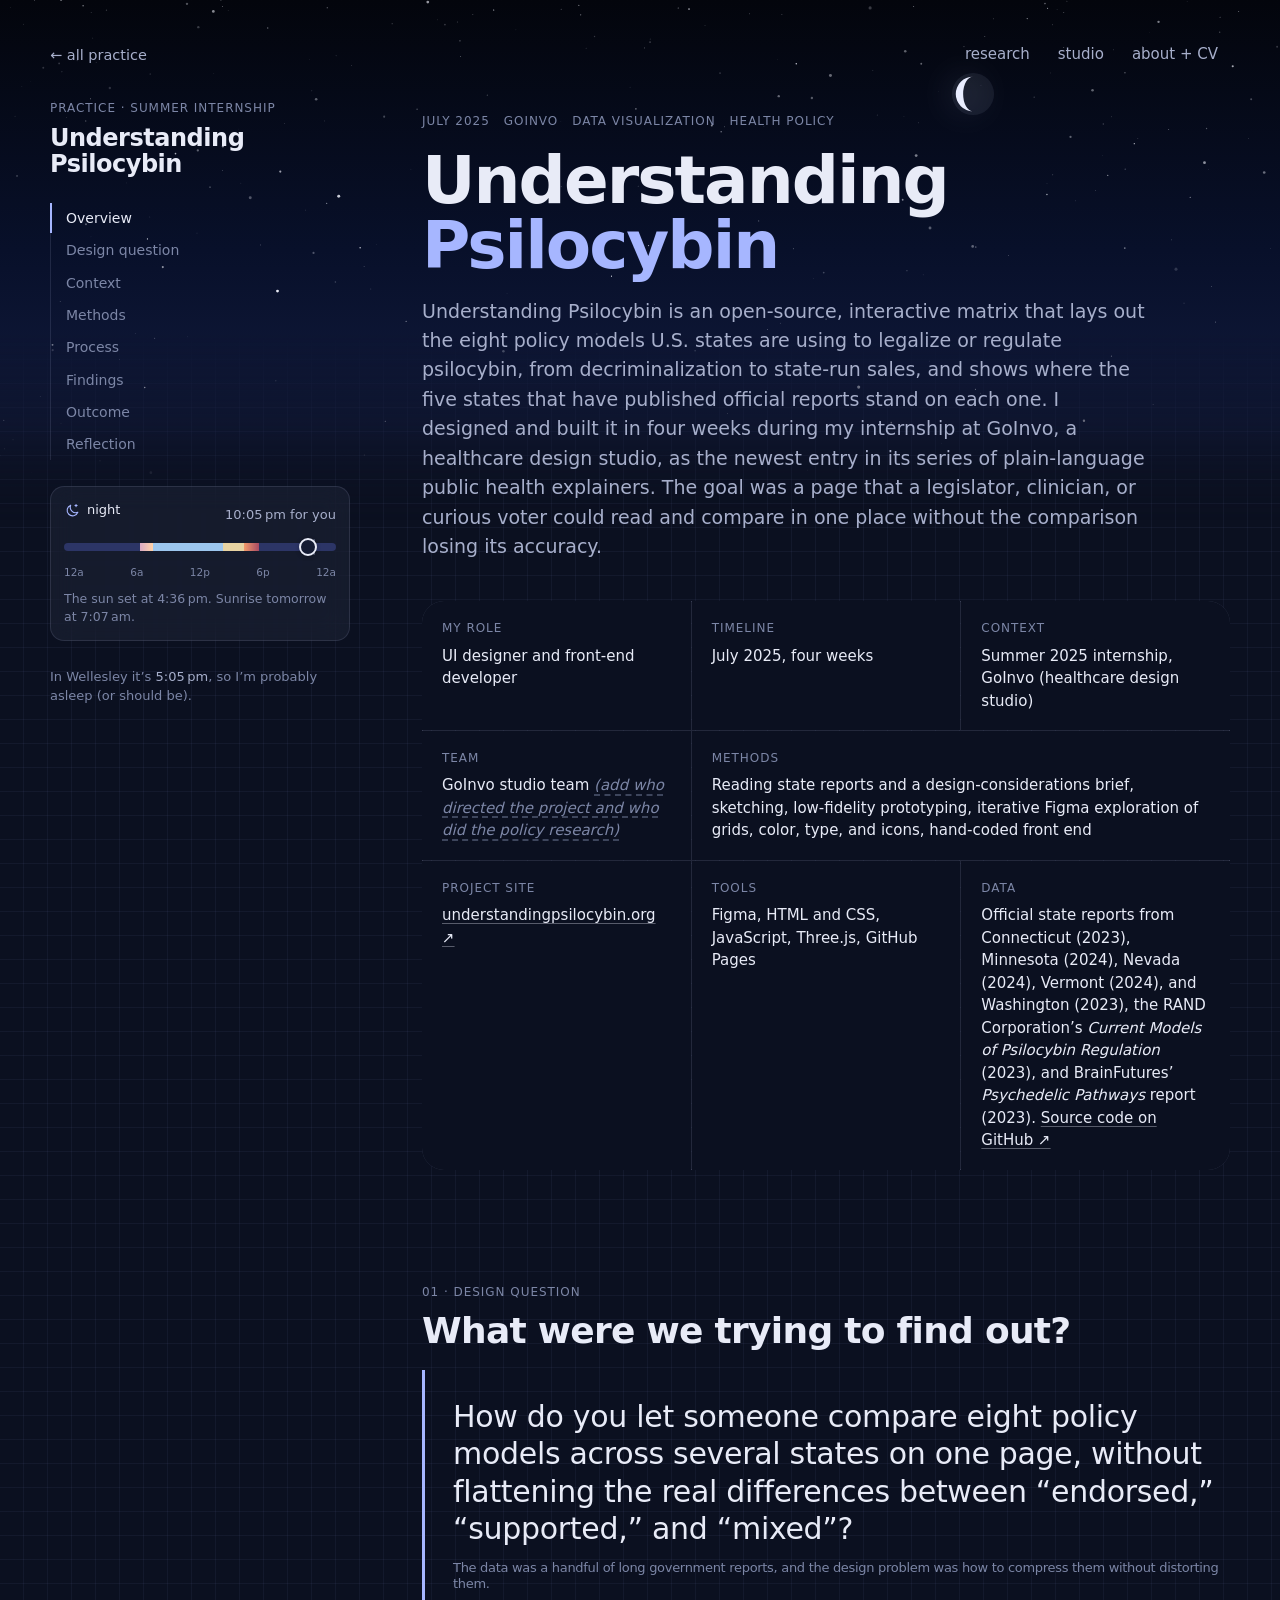
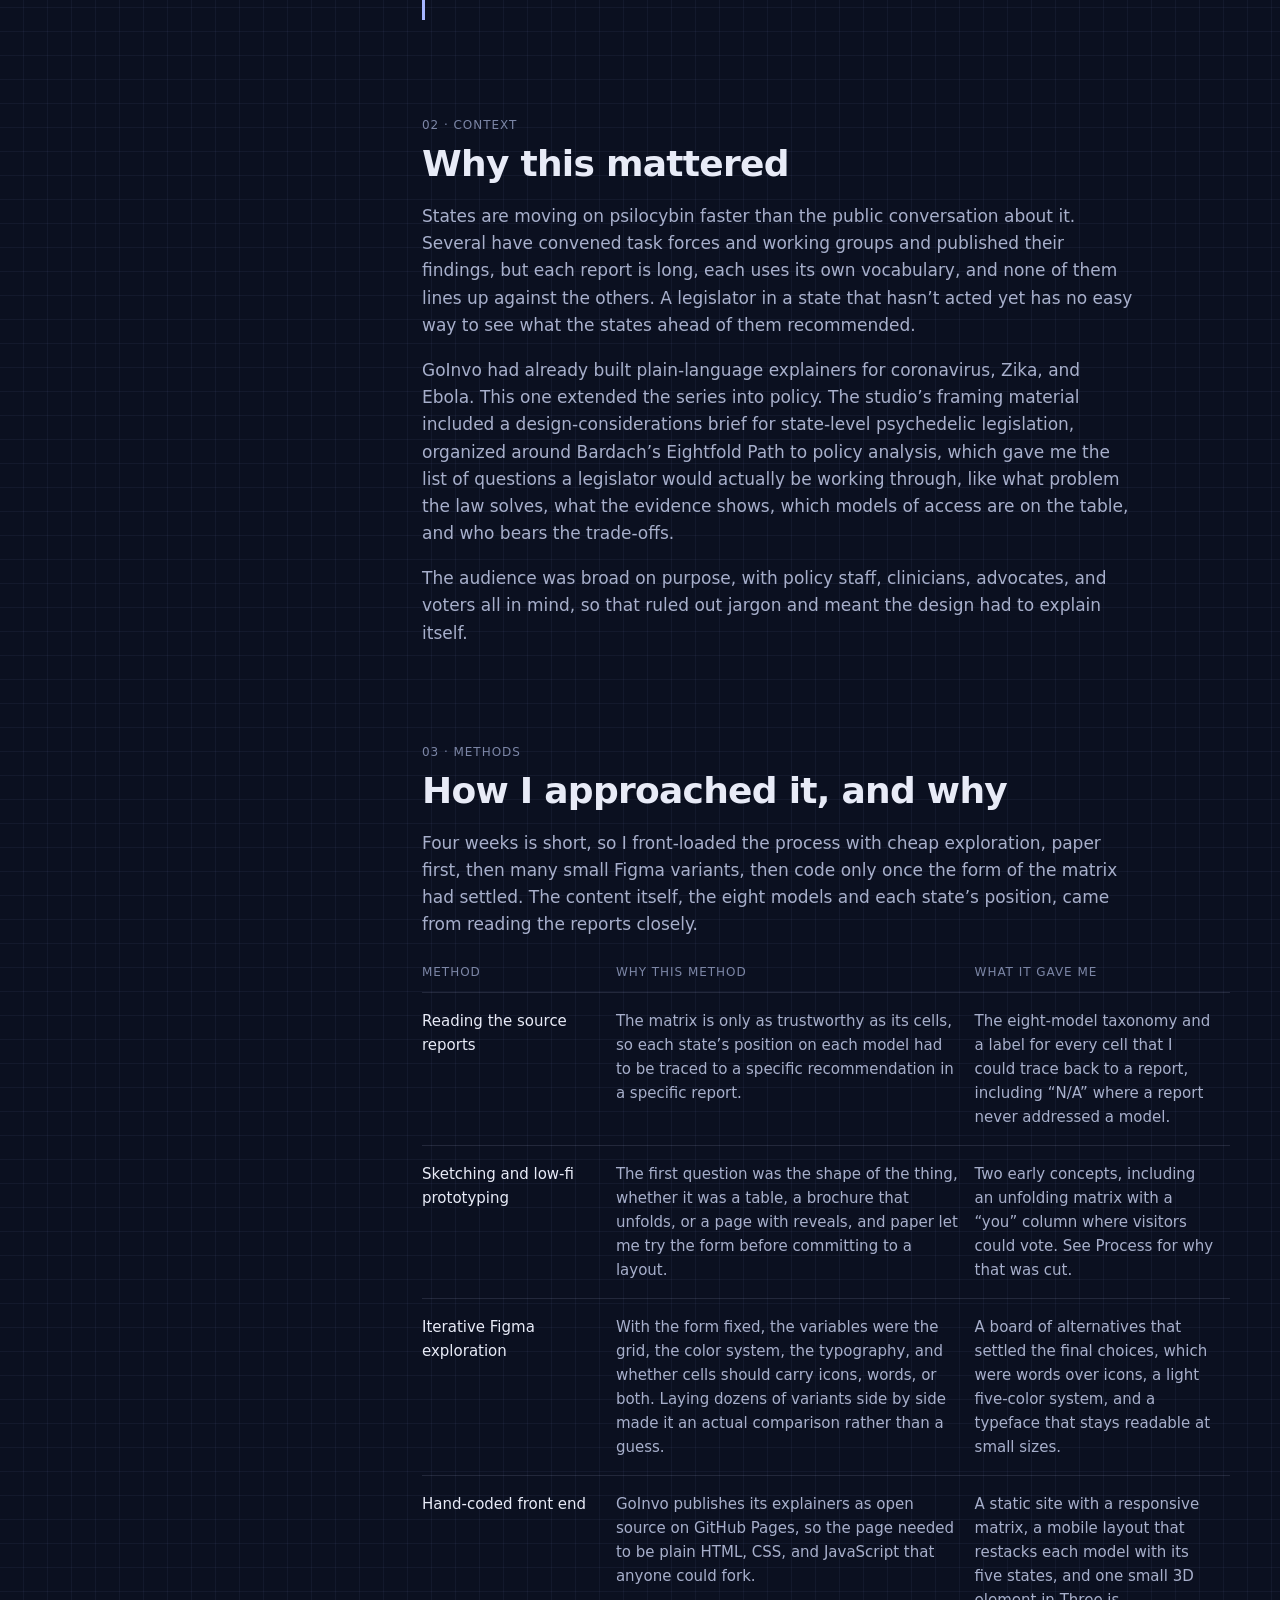
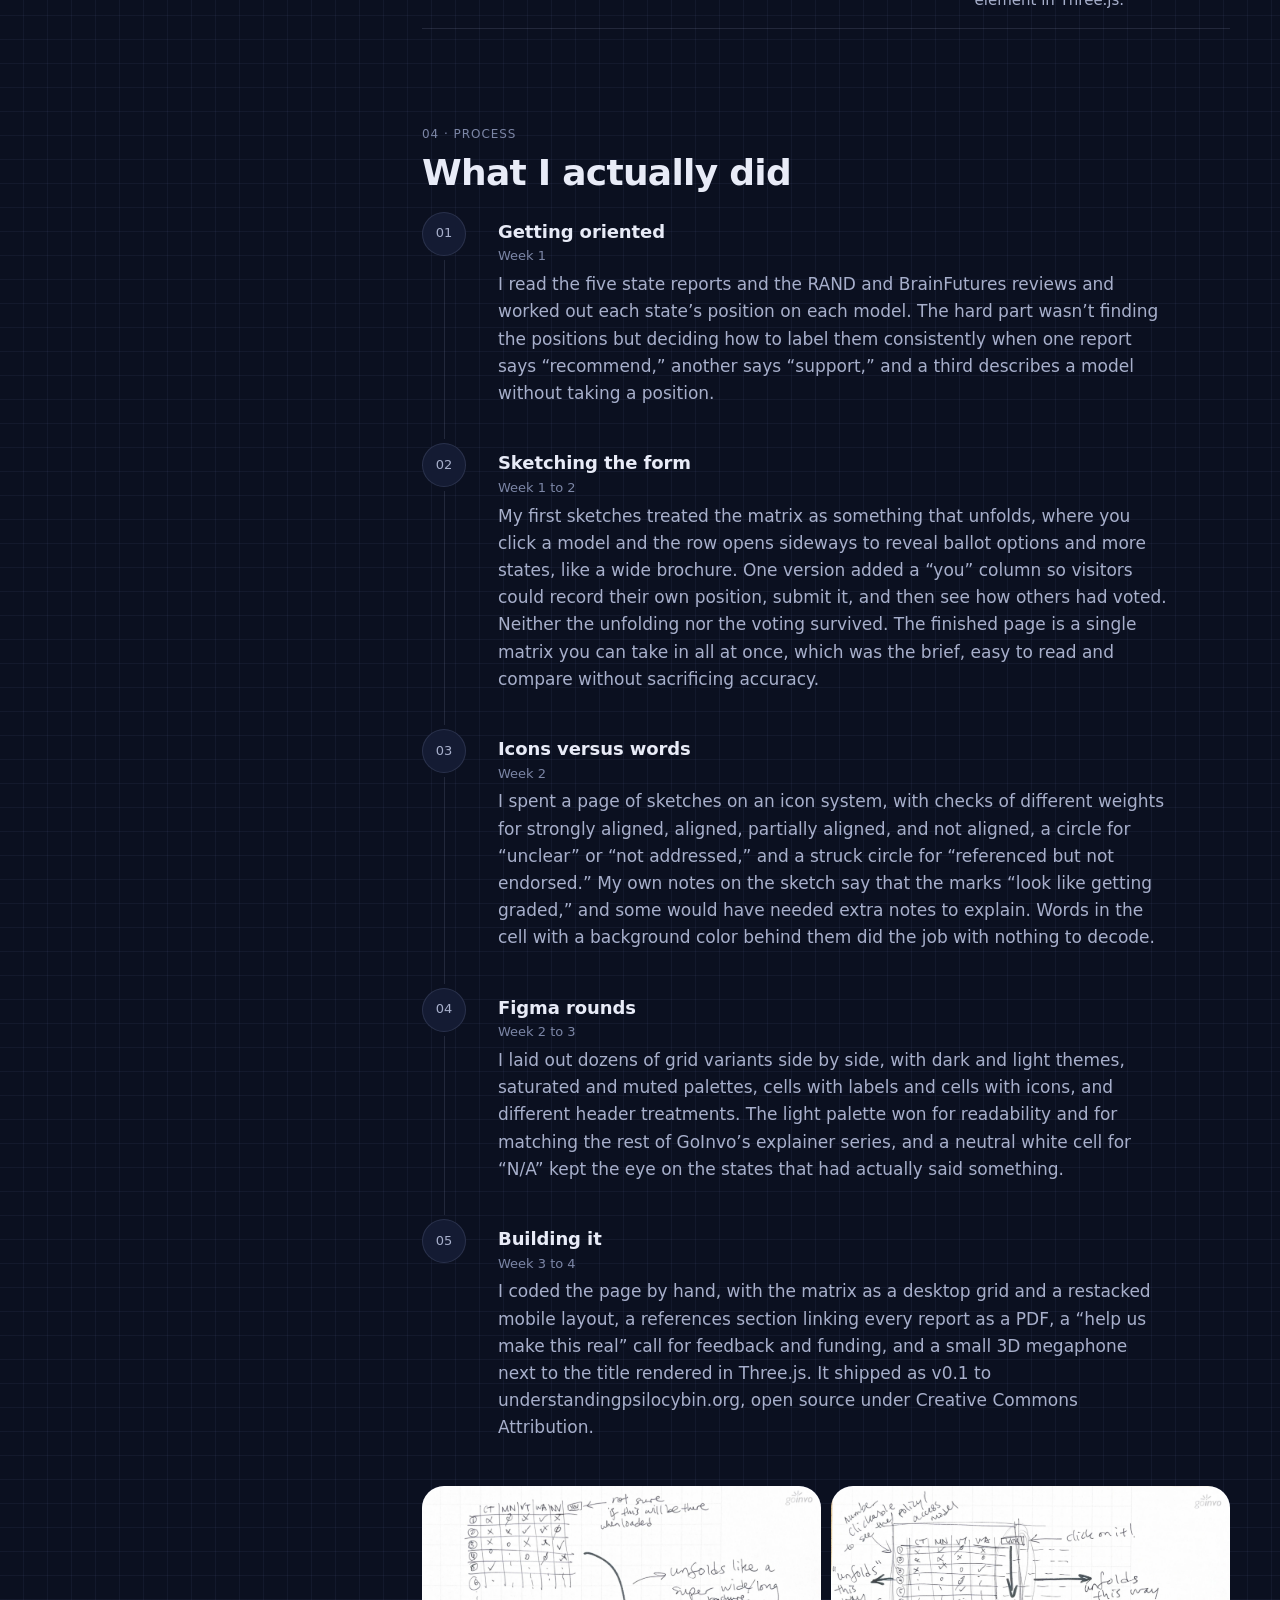
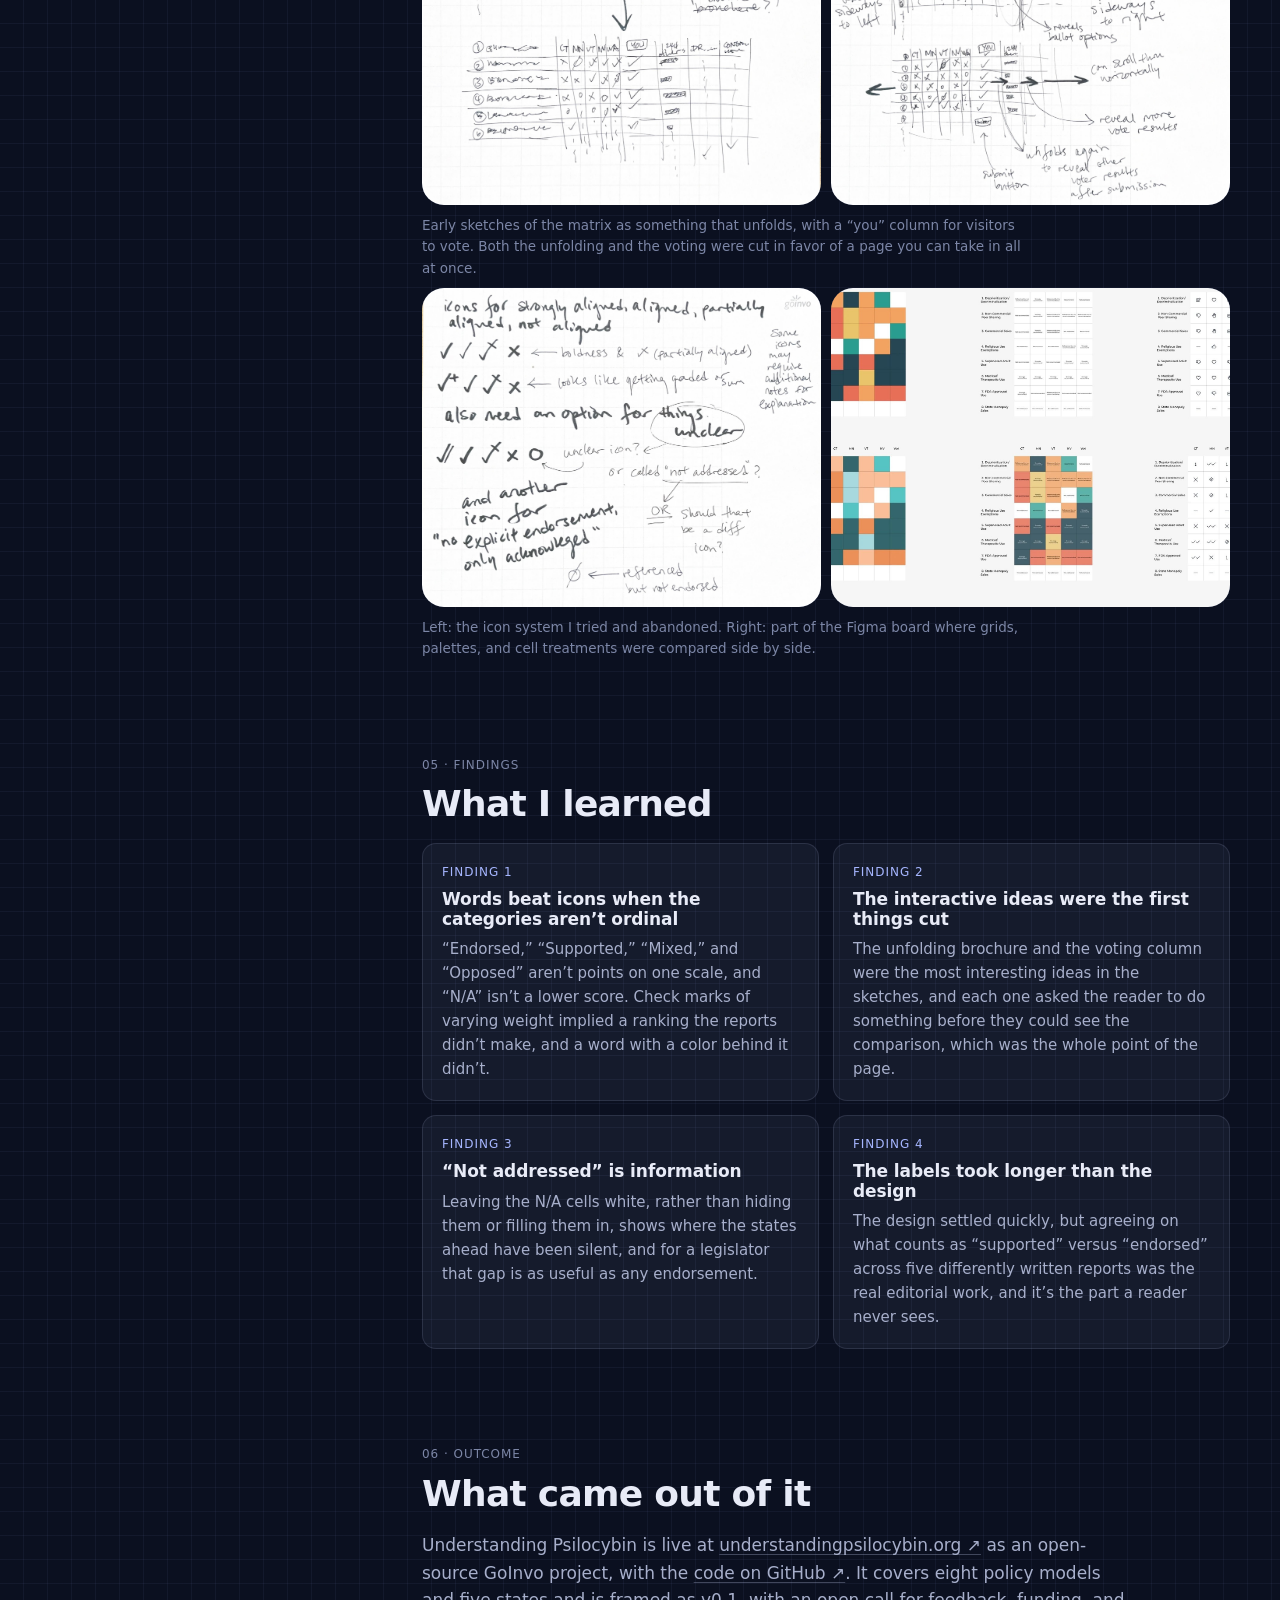
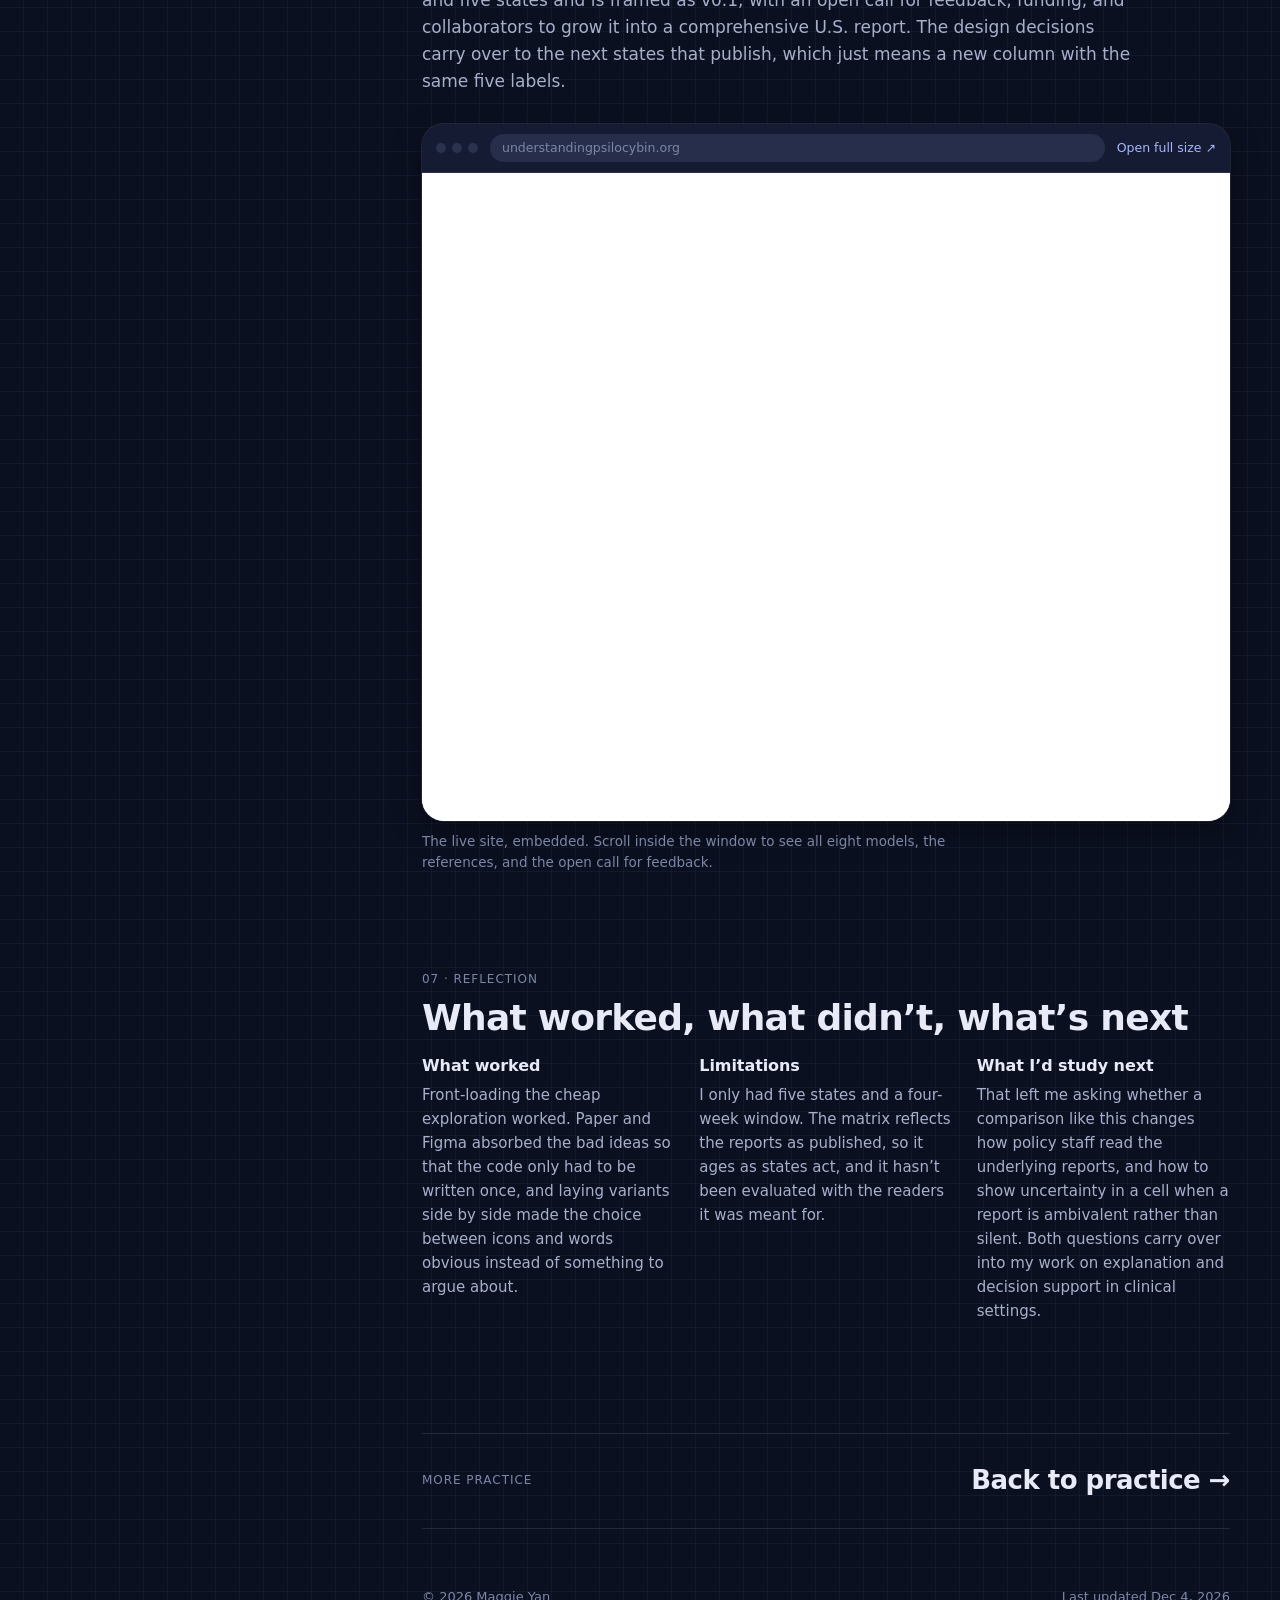
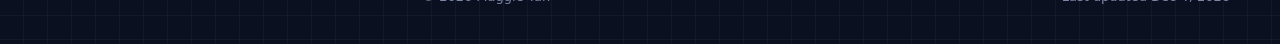
<file: projects/understanding-psilocybin.html>
<!doctype html>
<html lang="en">
<head>
  <meta charset="utf-8">
  <meta name="viewport" content="width=device-width, initial-scale=1">
  <title>Understanding Psilocybin · Maggie Yan</title>
  <meta name="description" content="An open-source interactive matrix comparing eight psilocybin policy models across five U.S. states, designed and built in four weeks at GoInvo.">

  <script src="../assets/js/sky-time.js"></script>

  <link rel="preconnect" href="https://cdn.fontshare.com" crossorigin>
  <link rel="stylesheet" href="https://api.fontshare.com/v2/css?f[]=satoshi@400,401,500,501,700&amp;display=swap">
  <link rel="stylesheet" href="https://api.fontshare.com/v2/css?f[]=cabinet-grotesk@500,700,800&amp;display=swap">
  <link rel="stylesheet" href="../assets/css/style.css">
  <link rel="icon" href="../assets/img/favicon.svg" type="image/svg+xml">
</head>
<body>
  <a class="skip-link" href="#main">Skip to content</a>
  <div class="sky sky--short" data-sky aria-hidden="true"><div class="sky__gradient"></div></div>

  <div class="layout">
    <nav class="topnav" aria-label="Main">
      <a href="../">research</a>
      <a href="../after-hours.html">studio</a>
      <a href="../about.html">about + CV</a>
    </nav>

    <aside class="sidebar">
      <a class="back-link" href="../#practice">&larr; all practice</a>
      <div>
        <span class="label">Practice · summer internship</span>
        <p class="cs-side-title">Understanding Psilocybin</p>
      </div>
      <nav class="toc" aria-label="On this page">
        <ol>
          <li><a href="#overview">Overview</a></li>
          <li><a href="#question">Design question</a></li>
          <li><a href="#context">Context</a></li>
          <li><a href="#methods">Methods</a></li>
          <li><a href="#process">Process</a></li>
          <li><a href="#findings">Findings</a></li>
          <li><a href="#outcome">Outcome</a></li>
          <li><a href="#reflection">Reflection</a></li>
        </ol>
      </nav>
      <div data-daybar></div>
      <p class="home-clock" data-home-clock></p>
    </aside>

    <main class="main" id="main">
      <header class="cs-header" id="overview">
        <div class="cs-kicker">
          <span class="label">July 2025</span>
          <span class="label">GoInvo</span>
          <span class="label">Data visualization</span>
          <span class="label">Health policy</span>
        </div>
        <h1 class="cs-title">Understanding <em>Psilocybin</em></h1>
        <p class="cs-summary">Understanding Psilocybin is an open-source, interactive matrix that lays out the eight policy models U.S. states are using to legalize or regulate psilocybin, from decriminalization to state-run sales, and shows where the five states that have published official reports stand on each one. I designed and built it in four weeks during my internship at GoInvo, a healthcare design studio, as the newest entry in its series of plain-language public health explainers. The goal was a page that a legislator, clinician, or curious voter could read and compare in one place without the comparison losing its accuracy.</p>
      </header>

      <dl class="glance">
        <div><dt class="label">My role</dt><dd>UI designer and front-end developer</dd></div>
        <div><dt class="label">Timeline</dt><dd>July 2025, four weeks</dd></div>
        <div><dt class="label">Context</dt><dd>Summer 2025 internship, GoInvo (healthcare design studio)</dd></div>
        <div><dt class="label">Team</dt><dd>GoInvo studio team <span class="todo">(add who directed the project and who did the policy research)</span></dd></div>
        <div class="wide"><dt class="label">Methods</dt><dd>Reading state reports and a design-considerations brief, sketching, low-fidelity prototyping, iterative Figma exploration of grids, color, type, and icons, hand-coded front end</dd></div>
        <div><dt class="label">Project site</dt><dd><a href="https://understandingpsilocybin.org/" target="_blank" rel="noopener">understandingpsilocybin.org &#8599;</a></dd></div>
        <div><dt class="label">Tools</dt><dd>Figma, HTML and CSS, JavaScript, Three.js, GitHub Pages</dd></div>
        <div><dt class="label">Data</dt><dd>Official state reports from Connecticut (2023), Minnesota (2024), Nevada (2024), Vermont (2024), and Washington (2023), the RAND Corporation’s <i>Current Models of Psilocybin Regulation</i> (2023), and BrainFutures’ <i>Psychedelic Pathways</i> report (2023). <a href="https://github.com/yanmaggie53/goinvo-understanding-psilocybin" target="_blank" rel="noopener">Source code on GitHub &#8599;</a></dd></div>
      </dl>

      <section class="cs-section" id="question">
        <span class="label">01 · Design question</span>
        <h2>What were we trying to find out?</h2>
        <blockquote class="question">
          How do you let someone compare eight policy models across several states on one page, without flattening the real differences between “endorsed,” “supported,” and “mixed”?
          <cite>The data was a handful of long government reports, and the design problem was how to compress them without distorting them.</cite>
        </blockquote>
      </section>

      <section class="cs-section" id="context">
        <span class="label">02 · Context</span>
        <h2>Why this mattered</h2>
        <div class="prose">
          <p>States are moving on psilocybin faster than the public conversation about it. Several have convened task forces and working groups and published their findings, but each report is long, each uses its own vocabulary, and none of them lines up against the others. A legislator in a state that hasn’t acted yet has no easy way to see what the states ahead of them recommended.</p>
          <p>GoInvo had already built plain-language explainers for coronavirus, Zika, and Ebola. This one extended the series into policy. The studio’s framing material included a design-considerations brief for state-level psychedelic legislation, organized around Bardach’s Eightfold Path to policy analysis, which gave me the list of questions a legislator would actually be working through, like what problem the law solves, what the evidence shows, which models of access are on the table, and who bears the trade-offs.</p>
          <p>The audience was broad on purpose, with policy staff, clinicians, advocates, and voters all in mind, so that ruled out jargon and meant the design had to explain itself.</p>
        </div>
      </section>

      <section class="cs-section" id="methods">
        <span class="label">03 · Methods</span>
        <h2>How I approached it, and why</h2>
        <div class="prose">
          <p>Four weeks is short, so I front-loaded the process with cheap exploration, paper first, then many small Figma variants, then code only once the form of the matrix had settled. The content itself, the eight models and each state’s position, came from reading the reports closely.</p>
        </div>
        <table class="methods" style="margin-top:24px">
          <thead><tr><th scope="col">Method</th><th scope="col">Why this method</th><th scope="col">What it gave me</th></tr></thead>
          <tbody>
            <tr><td>Reading the source reports</td><td>The matrix is only as trustworthy as its cells, so each state’s position on each model had to be traced to a specific recommendation in a specific report.</td><td>The eight-model taxonomy and a label for every cell that I could trace back to a report, including “N/A” where a report never addressed a model.</td></tr>
            <tr><td>Sketching and low-fi prototyping</td><td>The first question was the shape of the thing, whether it was a table, a brochure that unfolds, or a page with reveals, and paper let me try the form before committing to a layout.</td><td>Two early concepts, including an unfolding matrix with a “you” column where visitors could vote. See Process for why that was cut.</td></tr>
            <tr><td>Iterative Figma exploration</td><td>With the form fixed, the variables were the grid, the color system, the typography, and whether cells should carry icons, words, or both. Laying dozens of variants side by side made it an actual comparison rather than a guess.</td><td>A board of alternatives that settled the final choices, which were words over icons, a light five-color system, and a typeface that stays readable at small sizes.</td></tr>
            <tr><td>Hand-coded front end</td><td>GoInvo publishes its explainers as open source on GitHub Pages, so the page needed to be plain HTML, CSS, and JavaScript that anyone could fork.</td><td>A static site with a responsive matrix, a mobile layout that restacks each model with its five states, and one small 3D element in Three.js.</td></tr>
          </tbody>
        </table>
      </section>

      <section class="cs-section" id="process">
        <span class="label">04 · Process</span>
        <h2>What I actually did</h2>
        <ol class="process">
          <li>
            <h3>Getting oriented</h3>
            <span class="when">Week 1</span>
            <p>I read the five state reports and the RAND and BrainFutures reviews and worked out each state’s position on each model. The hard part wasn’t finding the positions but deciding how to label them consistently when one report says “recommend,” another says “support,” and a third describes a model without taking a position.</p>
          </li>
          <li>
            <h3>Sketching the form</h3>
            <span class="when">Week 1 to 2</span>
            <p>My first sketches treated the matrix as something that unfolds, where you click a model and the row opens sideways to reveal ballot options and more states, like a wide brochure. One version added a “you” column so visitors could record their own position, submit it, and then see how others had voted. Neither the unfolding nor the voting survived. The finished page is a single matrix you can take in all at once, which was the brief, easy to read and compare without sacrificing accuracy.</p>
          </li>
          <li>
            <h3>Icons versus words</h3>
            <span class="when">Week 2</span>
            <p>I spent a page of sketches on an icon system, with checks of different weights for strongly aligned, aligned, partially aligned, and not aligned, a circle for “unclear” or “not addressed,” and a struck circle for “referenced but not endorsed.” My own notes on the sketch say that the marks “look like getting graded,” and some would have needed extra notes to explain. Words in the cell with a background color behind them did the job with nothing to decode.</p>
          </li>
          <li>
            <h3>Figma rounds</h3>
            <span class="when">Week 2 to 3</span>
            <p>I laid out dozens of grid variants side by side, with dark and light themes, saturated and muted palettes, cells with labels and cells with icons, and different header treatments. The light palette won for readability and for matching the rest of GoInvo’s explainer series, and a neutral white cell for “N/A” kept the eye on the states that had actually said something.</p>
          </li>
          <li>
            <h3>Building it</h3>
            <span class="when">Week 3 to 4</span>
            <p>I coded the page by hand, with the matrix as a desktop grid and a restacked mobile layout, a references section linking every report as a PDF, a “help us make this real” call for feedback and funding, and a small 3D megaphone next to the title rendered in Three.js. It shipped as v0.1 to understandingpsilocybin.org, open source under Creative Commons Attribution.</p>
          </li>
        </ol>
        <figure class="figure figure--pair">
          <div class="media" style="aspect-ratio:5/4"><img src="../assets/img/projects/psilo-sketch-brochure.jpg" alt="Pencil sketch of a state-by-model matrix with a 'you' column and a note that it unfolds like a super wide, long brochure" loading="lazy"></div>
          <div class="media" style="aspect-ratio:5/4"><img src="../assets/img/projects/psilo-sketch-unfold.jpg" alt="Pencil sketch showing the matrix unfolding sideways in both directions on click, revealing ballot options, with a submit button and a note about revealing other voters' results" loading="lazy"></div>
          <figcaption>Early sketches of the matrix as something that unfolds, with a “you” column for visitors to vote. Both the unfolding and the voting were cut in favor of a page you can take in all at once.</figcaption>
        </figure>
        <figure class="figure figure--pair">
          <div class="media" style="aspect-ratio:5/4"><img src="../assets/img/projects/psilo-sketch-icons.jpg" alt="Pencil sketch exploring an icon system: check marks of different weights for strongly aligned, aligned, partially aligned, and not aligned, plus a circle for unclear and a struck circle for referenced but not endorsed" loading="lazy"></div>
          <div class="media" style="aspect-ratio:5/4"><img src="../assets/img/projects/psilo-figma.jpg" alt="A Figma board of matrix variants side by side: dark and light themes, different color palettes, cells with icons and cells with text labels" loading="lazy" style="object-position:center top"></div>
          <figcaption>Left: the icon system I tried and abandoned. Right: part of the Figma board where grids, palettes, and cell treatments were compared side by side.</figcaption>
        </figure>
      </section>

      <section class="cs-section" id="findings">
        <span class="label">05 · Findings</span>
        <h2>What I learned</h2>
        <ul class="findings">
          <li><h3>Words beat icons when the categories aren’t ordinal</h3><p>“Endorsed,” “Supported,” “Mixed,” and “Opposed” aren’t points on one scale, and “N/A” isn’t a lower score. Check marks of varying weight implied a ranking the reports didn’t make, and a word with a color behind it didn’t.</p></li>
          <li><h3>The interactive ideas were the first things cut</h3><p>The unfolding brochure and the voting column were the most interesting ideas in the sketches, and each one asked the reader to do something before they could see the comparison, which was the whole point of the page.</p></li>
          <li><h3>“Not addressed” is information</h3><p>Leaving the N/A cells white, rather than hiding them or filling them in, shows where the states ahead have been silent, and for a legislator that gap is as useful as any endorsement.</p></li>
          <li><h3>The labels took longer than the design</h3><p>The design settled quickly, but agreeing on what counts as “supported” versus “endorsed” across five differently written reports was the real editorial work, and it’s the part a reader never sees.</p></li>
        </ul>
      </section>

      <section class="cs-section" id="outcome">
        <span class="label">06 · Outcome</span>
        <h2>What came out of it</h2>
        <div class="prose">
          <p>Understanding Psilocybin is live at <a href="https://understandingpsilocybin.org/" target="_blank" rel="noopener">understandingpsilocybin.org &#8599;</a> as an open-source GoInvo project, with the <a href="https://github.com/yanmaggie53/goinvo-understanding-psilocybin" target="_blank" rel="noopener">code on GitHub &#8599;</a>. It covers eight policy models and five states and is framed as v0.1, with an open call for feedback, funding, and collaborators to grow it into a comprehensive U.S. report. The design decisions carry over to the next states that publish, which just means a new column with the same five labels.</p>
        </div>
        <figure class="figure" style="margin-top:28px">
          <div class="browser">
            <div class="browser__bar">
              <span class="browser__dots" aria-hidden="true"><i></i><i></i><i></i></span>
              <span class="browser__url">understandingpsilocybin.org</span>
              <a class="browser__open" href="https://understandingpsilocybin.org/" target="_blank" rel="noopener">Open full size &#8599;</a>
            </div>
            <div class="browser__viewport" style="overflow:hidden;height:min(72vh,660px);background:#fff">
              <iframe src="https://understandingpsilocybin.org/" title="Understanding Psilocybin: the live site" loading="lazy" data-scaled-width="1060" style="width:1060px;height:min(72vh,660px);transform-origin:0 0"></iframe>
            </div>
          </div>
          <figcaption>The live site, embedded. Scroll inside the window to see all eight models, the references, and the open call for feedback.</figcaption>
        </figure>
      </section>

      <section class="cs-section" id="reflection">
        <span class="label">07 · Reflection</span>
        <h2>What worked, what didn’t, what’s next</h2>
        <div class="reflect">
          <div><h3>What worked</h3><p>Front-loading the cheap exploration worked. Paper and Figma absorbed the bad ideas so that the code only had to be written once, and laying variants side by side made the choice between icons and words obvious instead of something to argue about.</p></div>
          <div><h3>Limitations</h3><p>I only had five states and a four-week window. The matrix reflects the reports as published, so it ages as states act, and it hasn’t been evaluated with the readers it was meant for.</p></div>
          <div><h3>What I’d study next</h3><p>That left me asking whether a comparison like this changes how policy staff read the underlying reports, and how to show uncertainty in a cell when a report is ambivalent rather than silent. Both questions carry over into my work on explanation and decision support in clinical settings.</p></div>
        </div>
      </section>

      <a class="next-project" href="../#practice">
        <span class="label">More practice</span>
        <b>Back to practice &rarr;</b>
      </a>

      <footer class="site-footer" style="padding-top:40px">
        <div class="footer-bottom">
          <span>&copy; <span data-year>2026</span> Maggie Yan</span>
          <span>Last updated <span data-updated>recently</span></span>
        </div>
      </footer>
    </main>
  </div>

  <script src="../assets/js/site.js"></script>
  <script>
    // Render the embedded site at a wider virtual width and scale it to fit,
    // so its speech bubble (which opens to the right of the title) stays in view.
    (function () {
      var frame = document.querySelector('iframe[data-scaled-width]');
      if (!frame) return;
      var box = frame.parentElement;
      var w = parseInt(frame.dataset.scaledWidth, 10);
      function fit() {
        var s = Math.min(1, box.clientWidth / w);
        frame.style.transform = 'scale(' + s + ')';
        frame.style.height = (box.clientHeight / s) + 'px';
      }
      fit();
      window.addEventListener('resize', fit);
    })();
  </script>
</body>
</html>
</file>
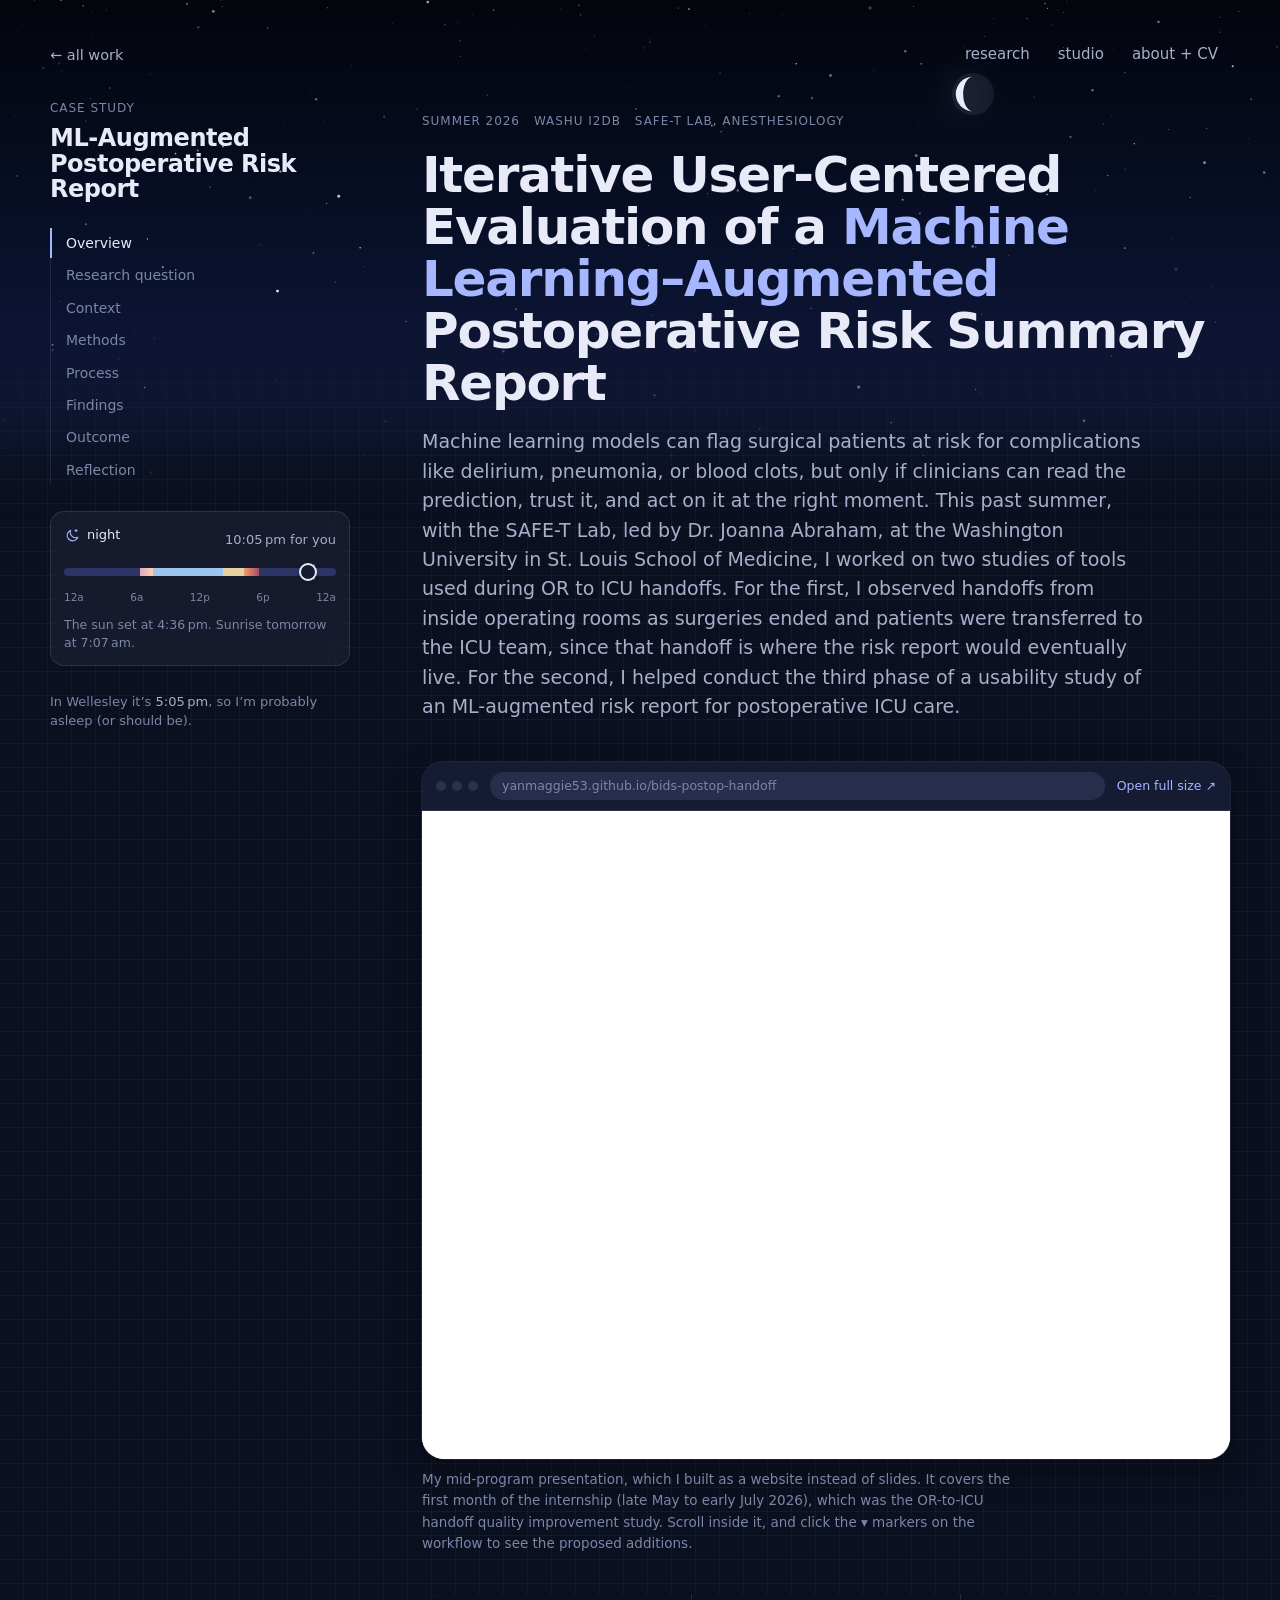
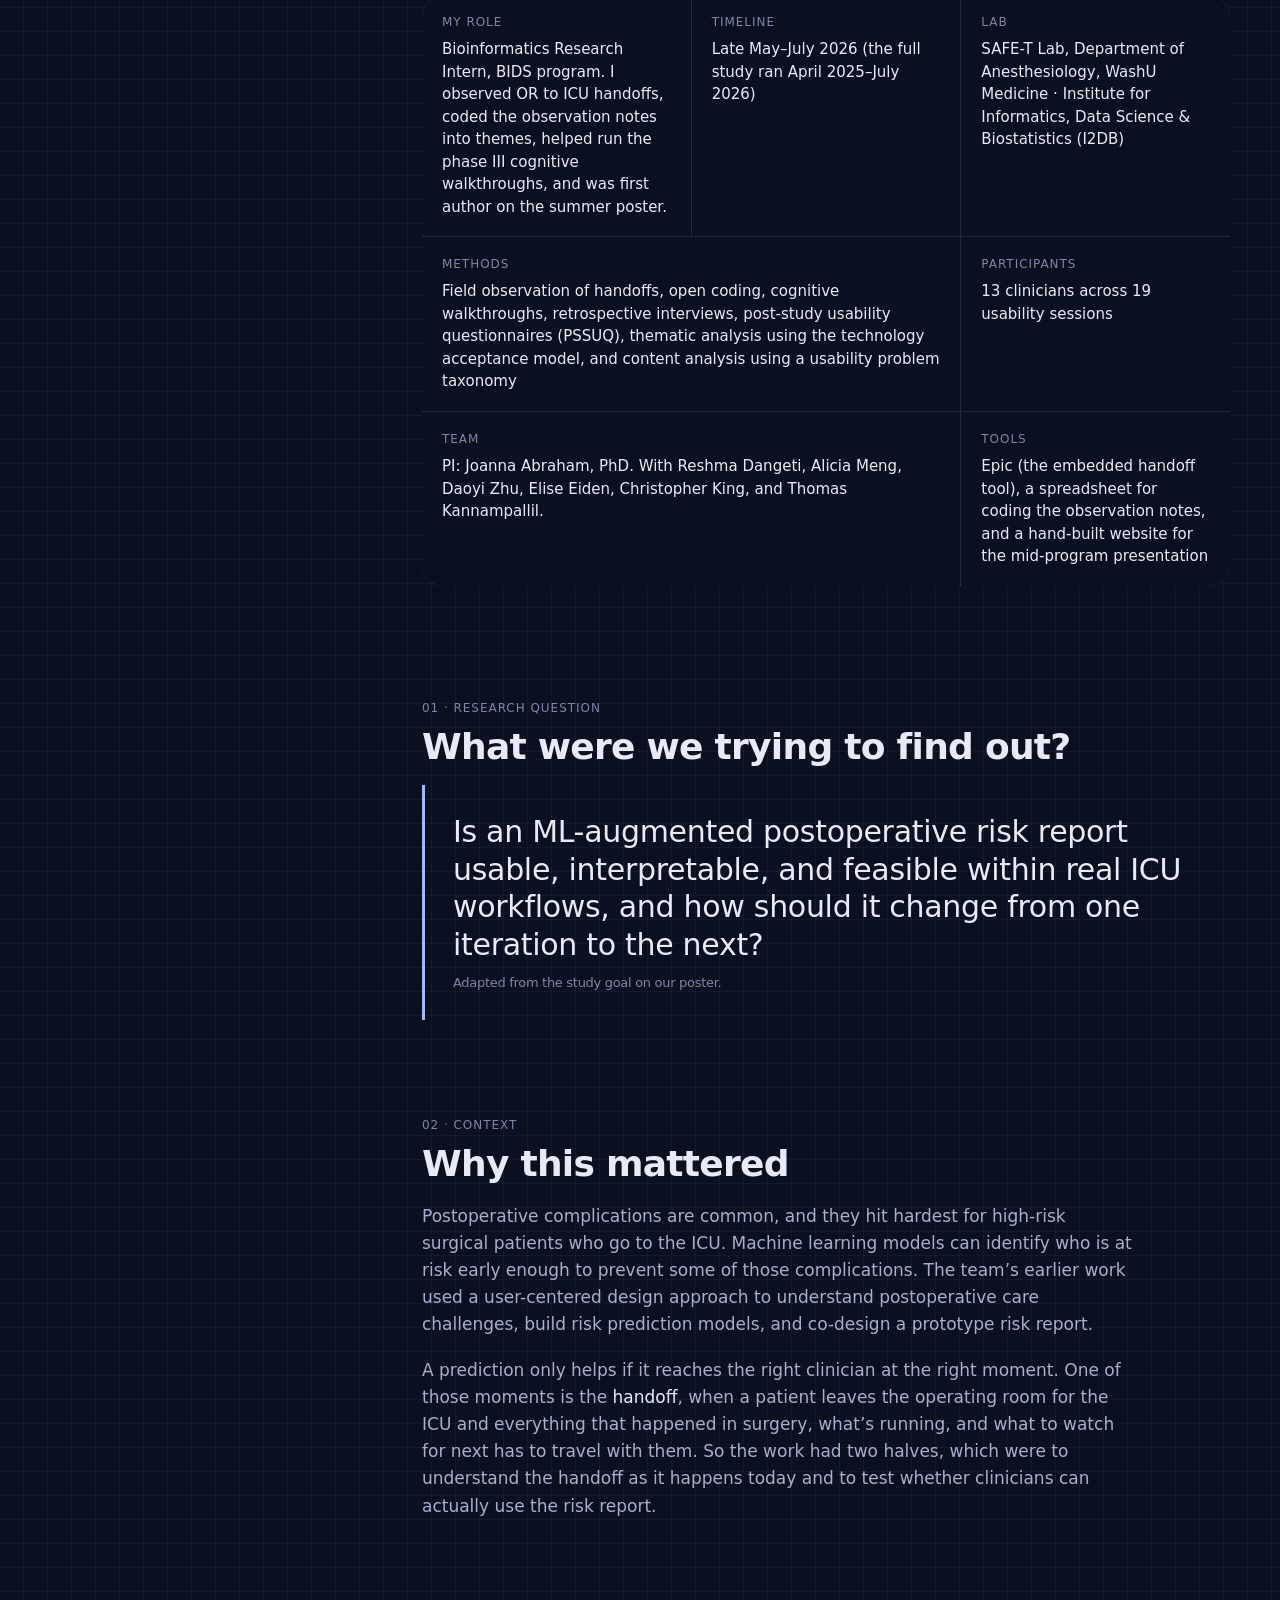
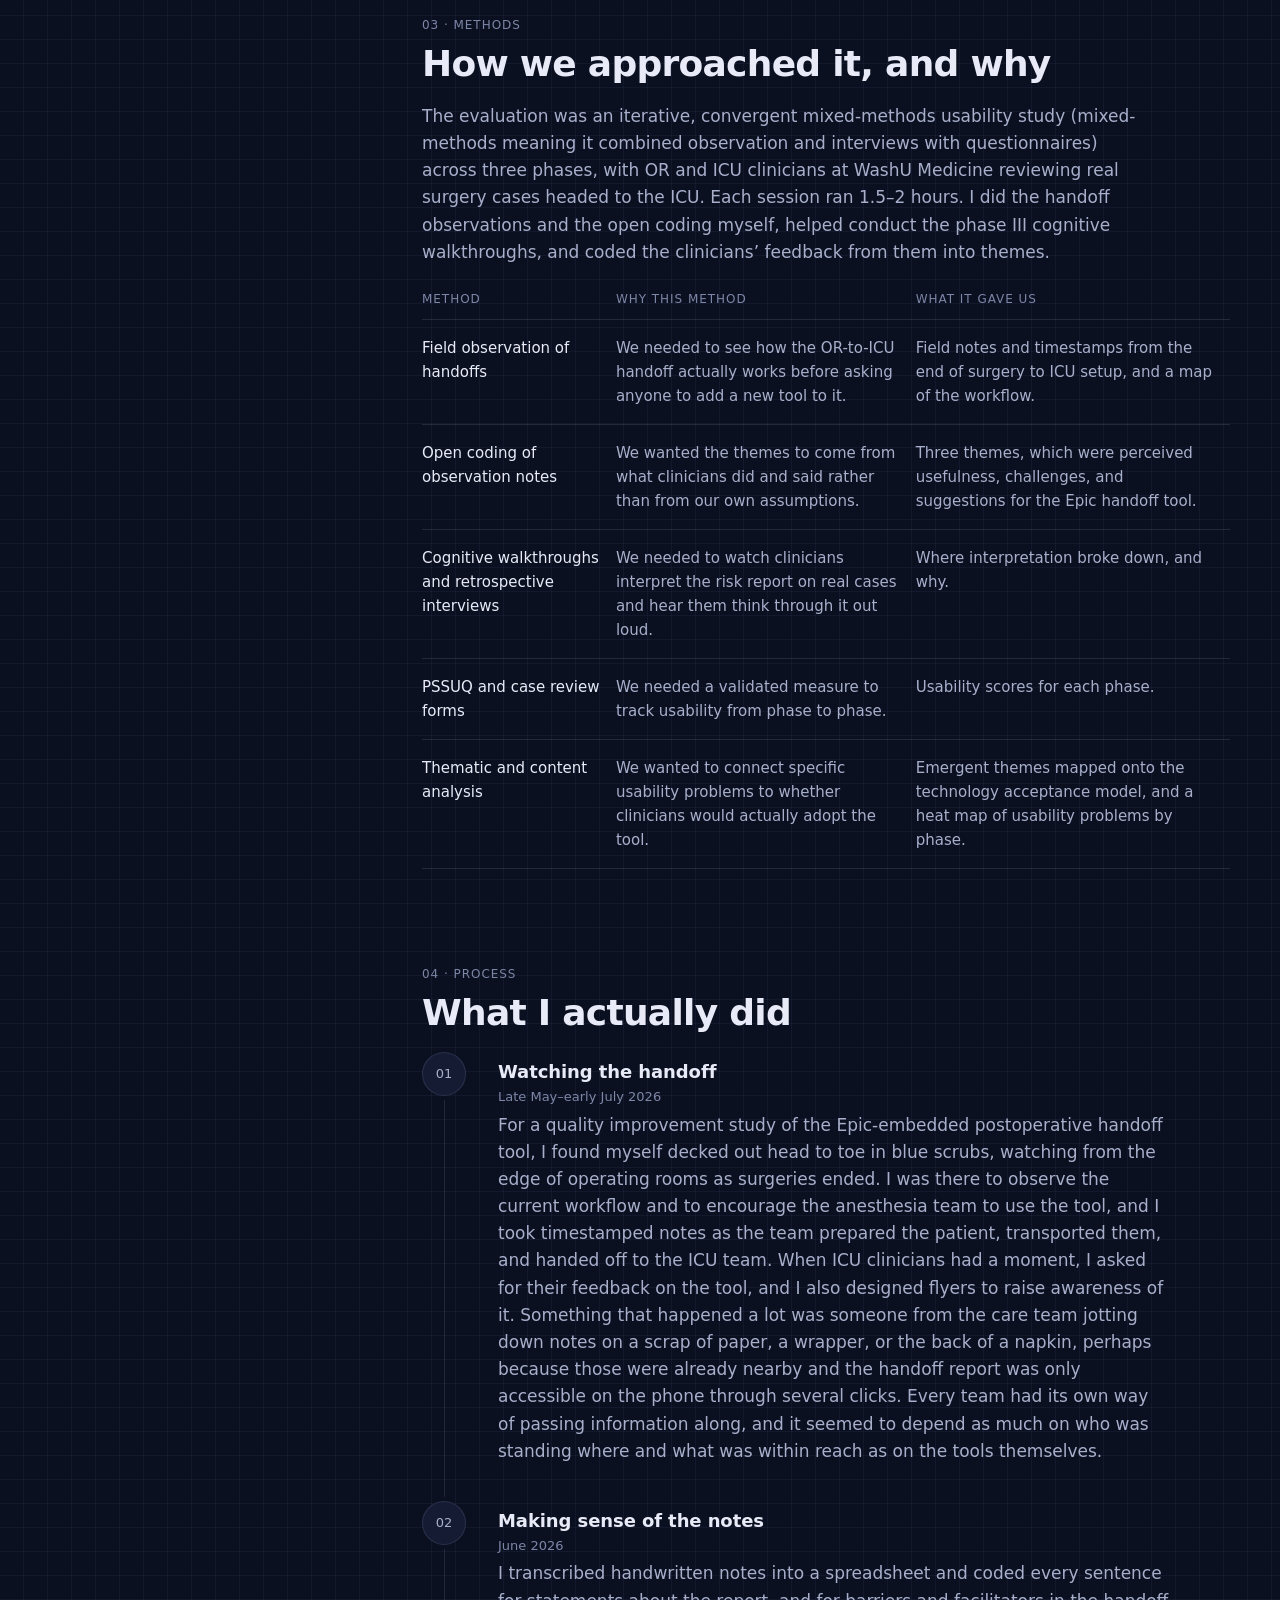
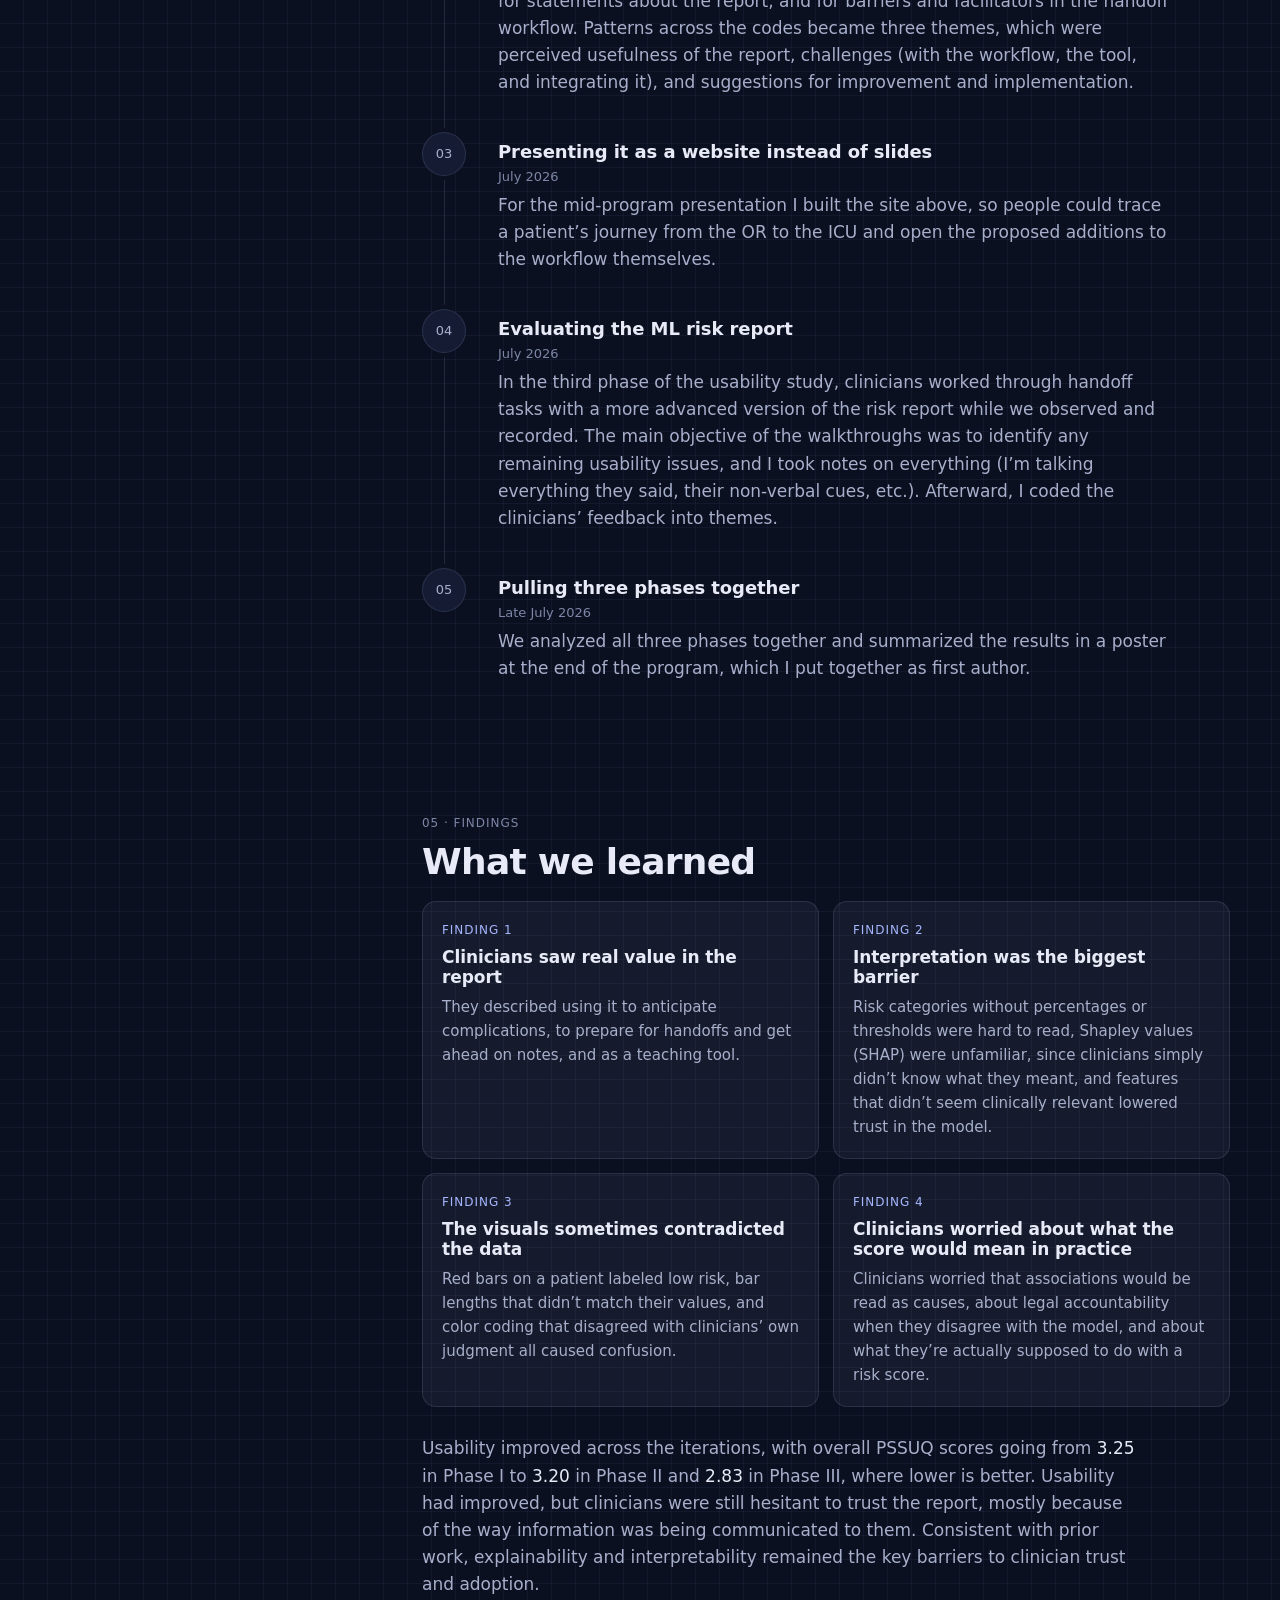
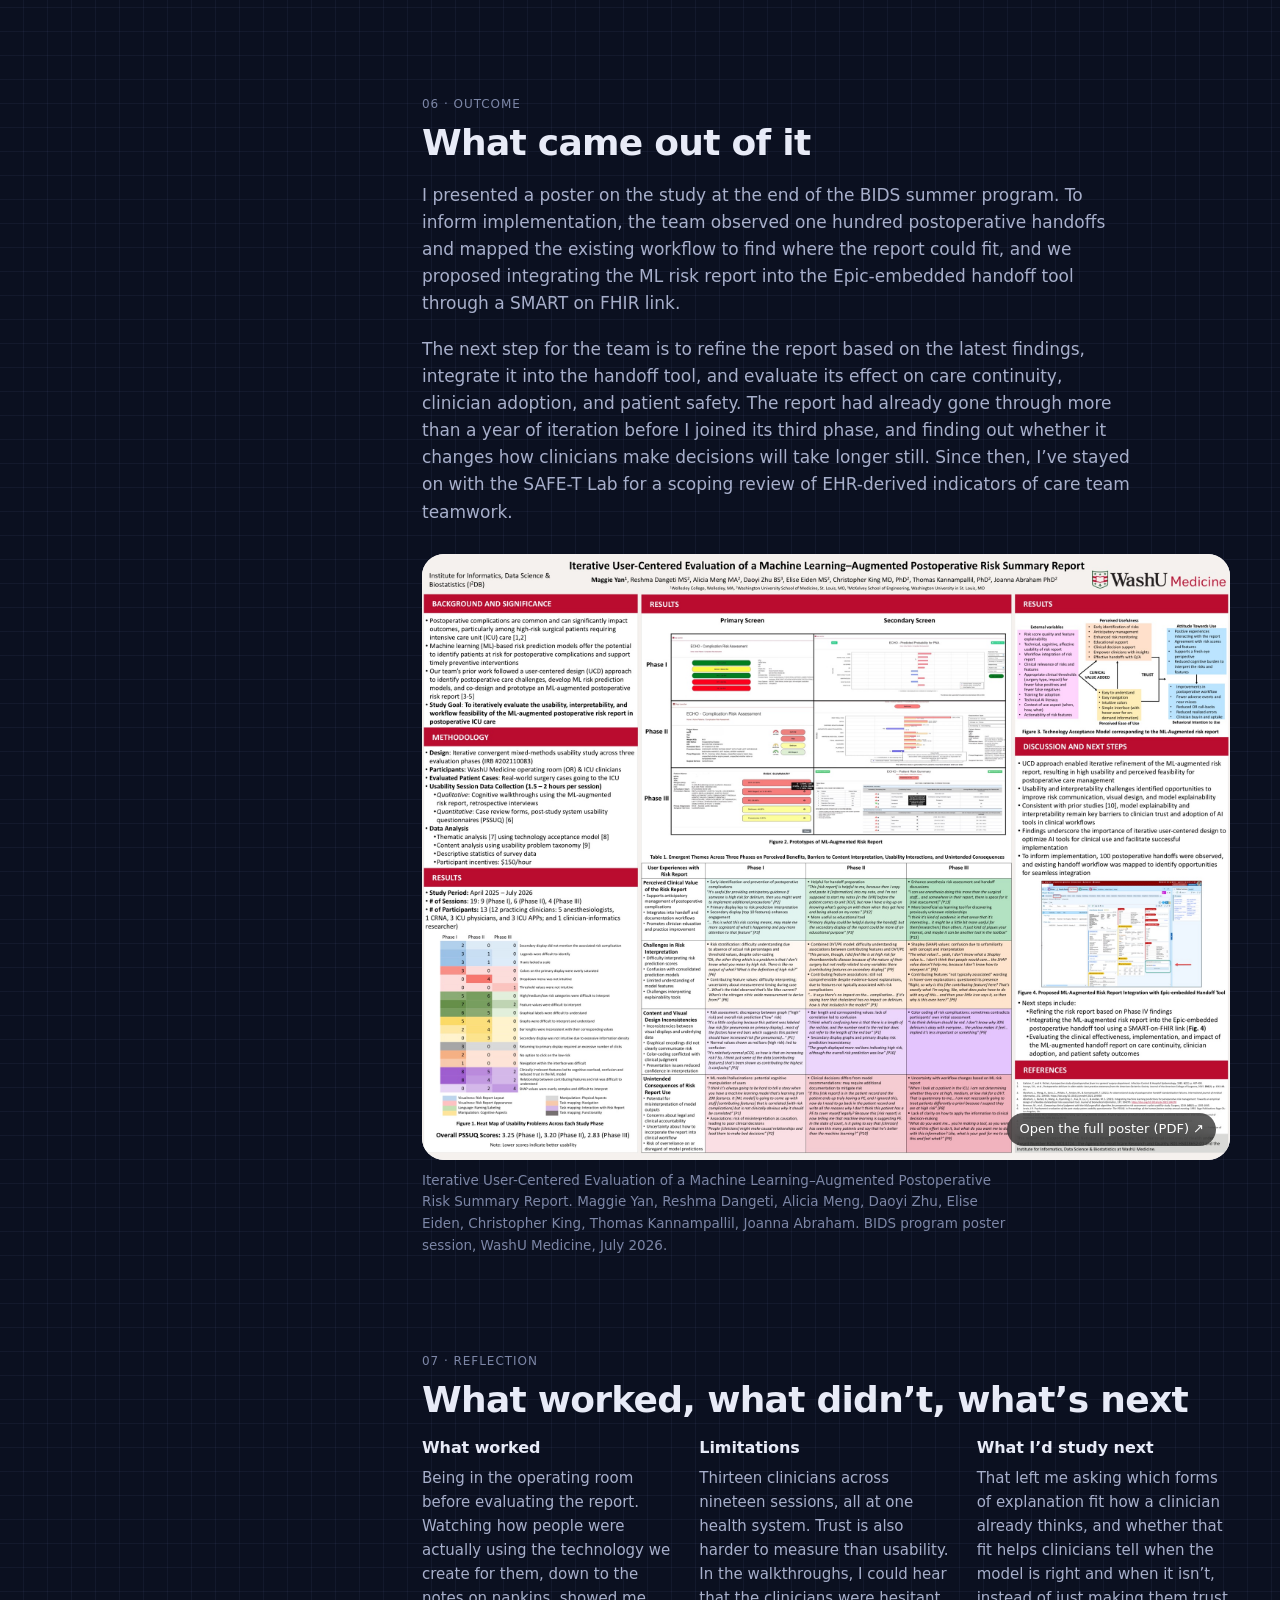
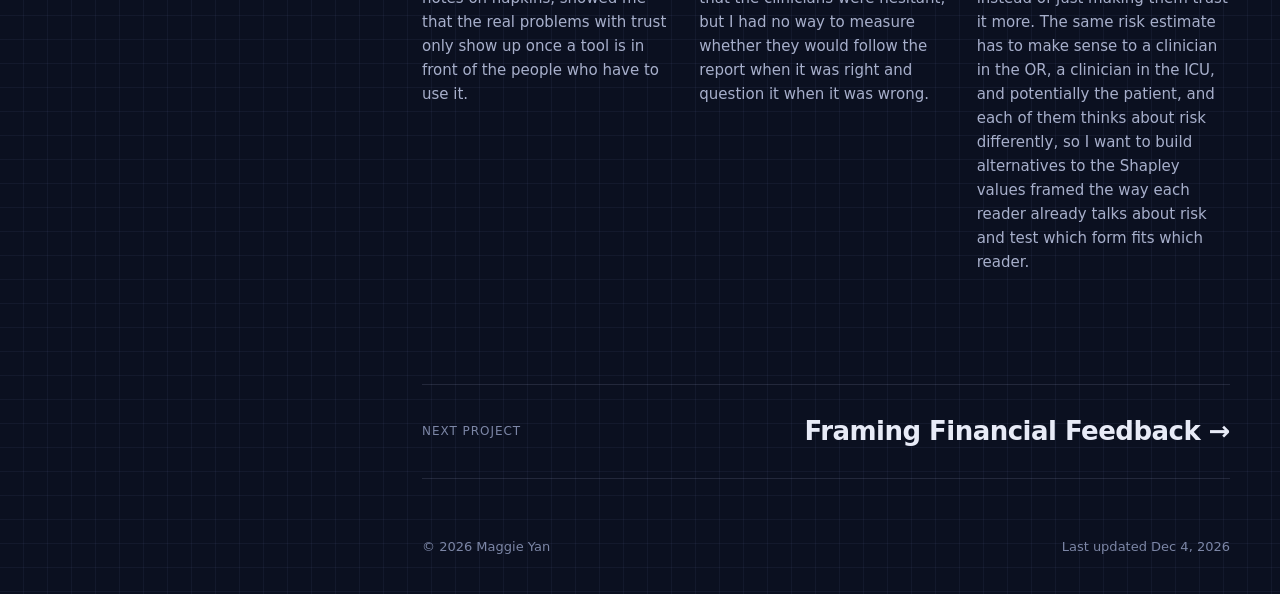
<file: projects/washu-i2db.html>
<!doctype html>
<html lang="en">
<head>
  <meta charset="utf-8">
  <meta name="viewport" content="width=device-width, initial-scale=1">
  <title>ML-Augmented Postoperative Risk Report · Maggie Yan</title>
  <meta name="description" content="Iterative user-centered evaluation of a machine learning–augmented postoperative risk summary report, and observations of OR-to-ICU handoffs. Summer 2026 research internship at WashU I2DB.">

  <script src="../assets/js/sky-time.js"></script>

  <link rel="preconnect" href="https://cdn.fontshare.com" crossorigin>
  <link rel="stylesheet" href="https://api.fontshare.com/v2/css?f[]=satoshi@400,401,500,501,700&amp;display=swap">
  <link rel="stylesheet" href="https://api.fontshare.com/v2/css?f[]=cabinet-grotesk@500,700,800&amp;display=swap">
  <link rel="stylesheet" href="../assets/css/style.css">
  <link rel="icon" href="../assets/img/favicon.svg" type="image/svg+xml">
</head>
<body>
  <a class="skip-link" href="#main">Skip to content</a>
  <div class="sky sky--short" data-sky aria-hidden="true"><div class="sky__gradient"></div></div>

  <div class="layout">
    <nav class="topnav" aria-label="Main">
      <a href="../">research</a>
      <a href="../after-hours.html">studio</a>
      <a href="../about.html">about + CV</a>
    </nav>

    <aside class="sidebar">
      <a class="back-link" href="../#work">&larr; all work</a>
      <div>
        <span class="label">Case study</span>
        <p class="cs-side-title">ML-Augmented Postoperative Risk Report</p>
      </div>
      <nav class="toc" aria-label="On this page">
        <ol>
          <li><a href="#overview">Overview</a></li>
          <li><a href="#question">Research question</a></li>
          <li><a href="#context">Context</a></li>
          <li><a href="#methods">Methods</a></li>
          <li><a href="#process">Process</a></li>
          <li><a href="#findings">Findings</a></li>
          <li><a href="#outcome">Outcome</a></li>
          <li><a href="#reflection">Reflection</a></li>
        </ol>
      </nav>
      <div data-daybar></div>
      <p class="home-clock" data-home-clock></p>
    </aside>

    <main class="main" id="main">
      <header class="cs-header" id="overview">
        <div class="cs-kicker">
          <span class="label">Summer 2026</span>
          <span class="label">WashU I2DB</span>
          <span class="label">SAFE-T Lab, Anesthesiology</span>
        </div>
        <h1 class="cs-title cs-title--long">Iterative User-Centered Evaluation of a <em>Machine Learning–Augmented</em> Postoperative Risk Summary Report</h1>
        <p class="cs-summary">Machine learning models can flag surgical patients at risk for complications like delirium, pneumonia, or blood clots, but only if clinicians can read the prediction, trust it, and act on it at the right moment. This past summer, with the SAFE-T Lab, led by Dr. Joanna Abraham, at the Washington University in St. Louis School of Medicine, I worked on two studies of tools used during OR to ICU handoffs. For the first, I observed handoffs from inside operating rooms as surgeries ended and patients were transferred to the ICU team, since that handoff is where the risk report would eventually live. For the second, I helped conduct the third phase of a usability study of an ML-augmented risk report for postoperative ICU care.</p>
      </header>

      <figure class="figure" style="margin-top:40px">
        <div class="browser">
          <div class="browser__bar">
            <span class="browser__dots" aria-hidden="true"><i></i><i></i><i></i></span>
            <span class="browser__url">yanmaggie53.github.io/bids-postop-handoff</span>
            <a class="browser__open" href="https://yanmaggie53.github.io/bids-postop-handoff/">Open full size &#8599;</a>
          </div>
          <iframe src="https://yanmaggie53.github.io/bids-postop-handoff/" title="The Postoperative Handoff Process: Maggie's mid-program presentation site" loading="lazy"></iframe>
        </div>
        <figcaption>My mid-program presentation, which I built as a website instead of slides. It covers the first month of the internship (late May to early July 2026), which was the OR-to-ICU handoff quality improvement study. Scroll inside it, and click the ▾ markers on the workflow to see the proposed additions.</figcaption>
      </figure>

      <dl class="glance">
        <div><dt class="label">My role</dt><dd>Bioinformatics Research Intern, BIDS program. I observed OR to ICU handoffs, coded the observation notes into themes, helped run the phase III cognitive walkthroughs, and was first author on the summer poster.</dd></div>
        <div><dt class="label">Timeline</dt><dd>Late May–July 2026 (the full study ran April 2025–July 2026)</dd></div>
        <div><dt class="label">Lab</dt><dd>SAFE-T Lab, Department of Anesthesiology, WashU Medicine · Institute for Informatics, Data Science &amp; Biostatistics (I2DB)</dd></div>
        <div class="wide"><dt class="label">Methods</dt><dd>Field observation of handoffs, open coding, cognitive walkthroughs, retrospective interviews, post-study usability questionnaires (PSSUQ), thematic analysis using the technology acceptance model, and content analysis using a usability problem taxonomy</dd></div>
        <div><dt class="label">Participants</dt><dd>13 clinicians across 19 usability sessions</dd></div>
        <div class="wide"><dt class="label">Team</dt><dd>PI: Joanna Abraham, PhD. With Reshma Dangeti, Alicia Meng, Daoyi Zhu, Elise Eiden, Christopher King, and Thomas Kannampallil.</dd></div>
        <div><dt class="label">Tools</dt><dd>Epic (the embedded handoff tool), a spreadsheet for coding the observation notes, and a hand-built website for the mid-program presentation</dd></div>
      </dl>

      <section class="cs-section" id="question">
        <span class="label">01 · Research question</span>
        <h2>What were we trying to find out?</h2>
        <blockquote class="question">
          Is an ML-augmented postoperative risk report usable, interpretable, and feasible within real ICU workflows, and how should it change from one iteration to the next?
          <cite>Adapted from the study goal on our poster.</cite>
        </blockquote>
      </section>

      <section class="cs-section" id="context">
        <span class="label">02 · Context</span>
        <h2>Why this mattered</h2>
        <div class="prose">
          <p>Postoperative complications are common, and they hit hardest for high-risk surgical patients who go to the ICU. Machine learning models can identify who is at risk early enough to prevent some of those complications. The team’s earlier work used a user-centered design approach to understand postoperative care challenges, build risk prediction models, and co-design a prototype risk report.</p>
          <p>A prediction only helps if it reaches the right clinician at the right moment. One of those moments is the <strong>handoff</strong>, when a patient leaves the operating room for the ICU and everything that happened in surgery, what’s running, and what to watch for next has to travel with them. So the work had two halves, which were to understand the handoff as it happens today and to test whether clinicians can actually use the risk report.</p>
        </div>
      </section>

      <section class="cs-section" id="methods">
        <span class="label">03 · Methods</span>
        <h2>How we approached it, and why</h2>
        <div class="prose">
          <p>The evaluation was an iterative, convergent mixed-methods usability study (mixed-methods meaning it combined observation and interviews with questionnaires) across three phases, with OR and ICU clinicians at WashU Medicine reviewing real surgery cases headed to the ICU. Each session ran 1.5–2 hours. I did the handoff observations and the open coding myself, helped conduct the phase III cognitive walkthroughs, and coded the clinicians’ feedback from them into themes.</p>
        </div>
        <table class="methods" style="margin-top:24px">
          <thead><tr><th scope="col">Method</th><th scope="col">Why this method</th><th scope="col">What it gave us</th></tr></thead>
          <tbody>
            <tr><td>Field observation of handoffs</td><td>We needed to see how the OR-to-ICU handoff actually works before asking anyone to add a new tool to it.</td><td>Field notes and timestamps from the end of surgery to ICU setup, and a map of the workflow.</td></tr>
            <tr><td>Open coding of observation notes</td><td>We wanted the themes to come from what clinicians did and said rather than from our own assumptions.</td><td>Three themes, which were perceived usefulness, challenges, and suggestions for the Epic handoff tool.</td></tr>
            <tr><td>Cognitive walkthroughs and retrospective interviews</td><td>We needed to watch clinicians interpret the risk report on real cases and hear them think through it out loud.</td><td>Where interpretation broke down, and why.</td></tr>
            <tr><td>PSSUQ and case review forms</td><td>We needed a validated measure to track usability from phase to phase.</td><td>Usability scores for each phase.</td></tr>
            <tr><td>Thematic and content analysis</td><td>We wanted to connect specific usability problems to whether clinicians would actually adopt the tool.</td><td>Emergent themes mapped onto the technology acceptance model, and a heat map of usability problems by phase.</td></tr>
          </tbody>
        </table>
      </section>

      <section class="cs-section" id="process">
        <span class="label">04 · Process</span>
        <h2>What I actually did</h2>
        <ol class="process">
          <li>
            <h3>Watching the handoff</h3>
            <span class="when">Late May–early July 2026</span>
            <p>For a quality improvement study of the Epic-embedded postoperative handoff tool, I found myself decked out head to toe in blue scrubs, watching from the edge of operating rooms as surgeries ended. I was there to observe the current workflow and to encourage the anesthesia team to use the tool, and I took timestamped notes as the team prepared the patient, transported them, and handed off to the ICU team. When ICU clinicians had a moment, I asked for their feedback on the tool, and I also designed flyers to raise awareness of it. Something that happened a lot was someone from the care team jotting down notes on a scrap of paper, a wrapper, or the back of a napkin, perhaps because those were already nearby and the handoff report was only accessible on the phone through several clicks. Every team had its own way of passing information along, and it seemed to depend as much on who was standing where and what was within reach as on the tools themselves.</p>
          </li>
          <li>
            <h3>Making sense of the notes</h3>
            <span class="when">June 2026</span>
            <p>I transcribed handwritten notes into a spreadsheet and coded every sentence for statements about the report, and for barriers and facilitators in the handoff workflow. Patterns across the codes became three themes, which were perceived usefulness of the report, challenges (with the workflow, the tool, and integrating it), and suggestions for improvement and implementation.</p>
          </li>
          <li>
            <h3>Presenting it as a website instead of slides</h3>
            <span class="when">July 2026</span>
            <p>For the mid-program presentation I built the site above, so people could trace a patient’s journey from the OR to the ICU and open the proposed additions to the workflow themselves.</p>
          </li>
          <li>
            <h3>Evaluating the ML risk report</h3>
            <span class="when">July 2026</span>
            <p>In the third phase of the usability study, clinicians worked through handoff tasks with a more advanced version of the risk report while we observed and recorded. The main objective of the walkthroughs was to identify any remaining usability issues, and I took notes on everything (I’m talking everything they said, their non-verbal cues, etc.). Afterward, I coded the clinicians’ feedback into themes.</p>
          </li>
          <li>
            <h3>Pulling three phases together</h3>
            <span class="when">Late July 2026</span>
            <p>We analyzed all three phases together and summarized the results in a poster at the end of the program, which I put together as first author.</p>
          </li>
        </ol>
      </section>

      <section class="cs-section" id="findings">
        <span class="label">05 · Findings</span>
        <h2>What we learned</h2>
        <ul class="findings">
          <li><h3>Clinicians saw real value in the report</h3><p>They described using it to anticipate complications, to prepare for handoffs and get ahead on notes, and as a teaching tool.</p></li>
          <li><h3>Interpretation was the biggest barrier</h3><p>Risk categories without percentages or thresholds were hard to read, Shapley values (SHAP) were unfamiliar, since clinicians simply didn’t know what they meant, and features that didn’t seem clinically relevant lowered trust in the model.</p></li>
          <li><h3>The visuals sometimes contradicted the data</h3><p>Red bars on a patient labeled low risk, bar lengths that didn’t match their values, and color coding that disagreed with clinicians’ own judgment all caused confusion.</p></li>
          <li><h3>Clinicians worried about what the score would mean in practice</h3><p>Clinicians worried that associations would be read as causes, about legal accountability when they disagree with the model, and about what they’re actually supposed to do with a risk score.</p></li>
        </ul>
        <div class="prose" style="margin-top:28px">
          <p>Usability improved across the iterations, with overall PSSUQ scores going from <strong>3.25</strong> in Phase I to <strong>3.20</strong> in Phase II and <strong>2.83</strong> in Phase III, where lower is better. Usability had improved, but clinicians were still hesitant to trust the report, mostly because of the way information was being communicated to them. Consistent with prior work, explainability and interpretability remained the key barriers to clinician trust and adoption.</p>
        </div>
      </section>

      <section class="cs-section" id="outcome">
        <span class="label">06 · Outcome</span>
        <h2>What came out of it</h2>
        <div class="prose">
          <p>I presented a poster on the study at the end of the BIDS summer program. To inform implementation, the team observed one hundred postoperative handoffs and mapped the existing workflow to find where the report could fit, and we proposed integrating the ML risk report into the Epic-embedded handoff tool through a SMART on FHIR link.</p>
          <p>The next step for the team is to refine the report based on the latest findings, integrate it into the handoff tool, and evaluate its effect on care continuity, clinician adoption, and patient safety. The report had already gone through more than a year of iteration before I joined its third phase, and finding out whether it changes how clinicians make decisions will take longer still. Since then, I’ve stayed on with the SAFE-T Lab for a scoping review of EHR-derived indicators of care team teamwork.</p>
        </div>
        <figure class="figure" style="margin-top:28px">
          <a class="media poster-link" href="../assets/docs/Maggie_Yan_BIDS_Poster_2026.pdf" style="aspect-ratio:4/3">
            <img src="../assets/img/projects/washu-poster.jpg" alt="Research poster: Iterative User-Centered Evaluation of a Machine Learning–Augmented Postoperative Risk Summary Report, by Maggie Yan and colleagues, WashU Medicine" loading="lazy">
            <span class="poster-link__open">Open the full poster (PDF) &#8599;</span>
          </a>
          <figcaption>Iterative User-Centered Evaluation of a Machine Learning–Augmented Postoperative Risk Summary Report. Maggie Yan, Reshma Dangeti, Alicia Meng, Daoyi Zhu, Elise Eiden, Christopher King, Thomas Kannampallil, Joanna Abraham. BIDS program poster session, WashU Medicine, July 2026.</figcaption>
        </figure>
      </section>

      <section class="cs-section" id="reflection">
        <span class="label">07 · Reflection</span>
        <h2>What worked, what didn’t, what’s next</h2>
        <div class="reflect">
          <div><h3>What worked</h3><p>Being in the operating room before evaluating the report. Watching how people were actually using the technology we create for them, down to the notes on napkins, showed me that the real problems with trust only show up once a tool is in front of the people who have to use it.</p></div>
          <div><h3>Limitations</h3><p>Thirteen clinicians across nineteen sessions, all at one health system. Trust is also harder to measure than usability. In the walkthroughs, I could hear that the clinicians were hesitant, but I had no way to measure whether they would follow the report when it was right and question it when it was wrong.</p></div>
          <div><h3>What I’d study next</h3><p>That left me asking which forms of explanation fit how a clinician already thinks, and whether that fit helps clinicians tell when the model is right and when it isn’t, instead of just making them trust it more. The same risk estimate has to make sense to a clinician in the OR, a clinician in the ICU, and potentially the patient, and each of them thinks about risk differently, so I want to build alternatives to the Shapley values framed the way each reader already talks about risk and test which form fits which reader.</p></div>
        </div>
      </section>

      <a class="next-project" href="xai-financial-literacy.html">
        <span class="label">Next project</span>
        <b>Framing Financial Feedback &rarr;</b>
      </a>

      <footer class="site-footer" style="padding-top:40px">
        <div class="footer-bottom">
          <span>&copy; <span data-year>2026</span> Maggie Yan</span>
          <span>Last updated <span data-updated>recently</span></span>
        </div>
      </footer>
    </main>
  </div>

  <script src="../assets/js/site.js"></script>
</body>
</html>
</file>
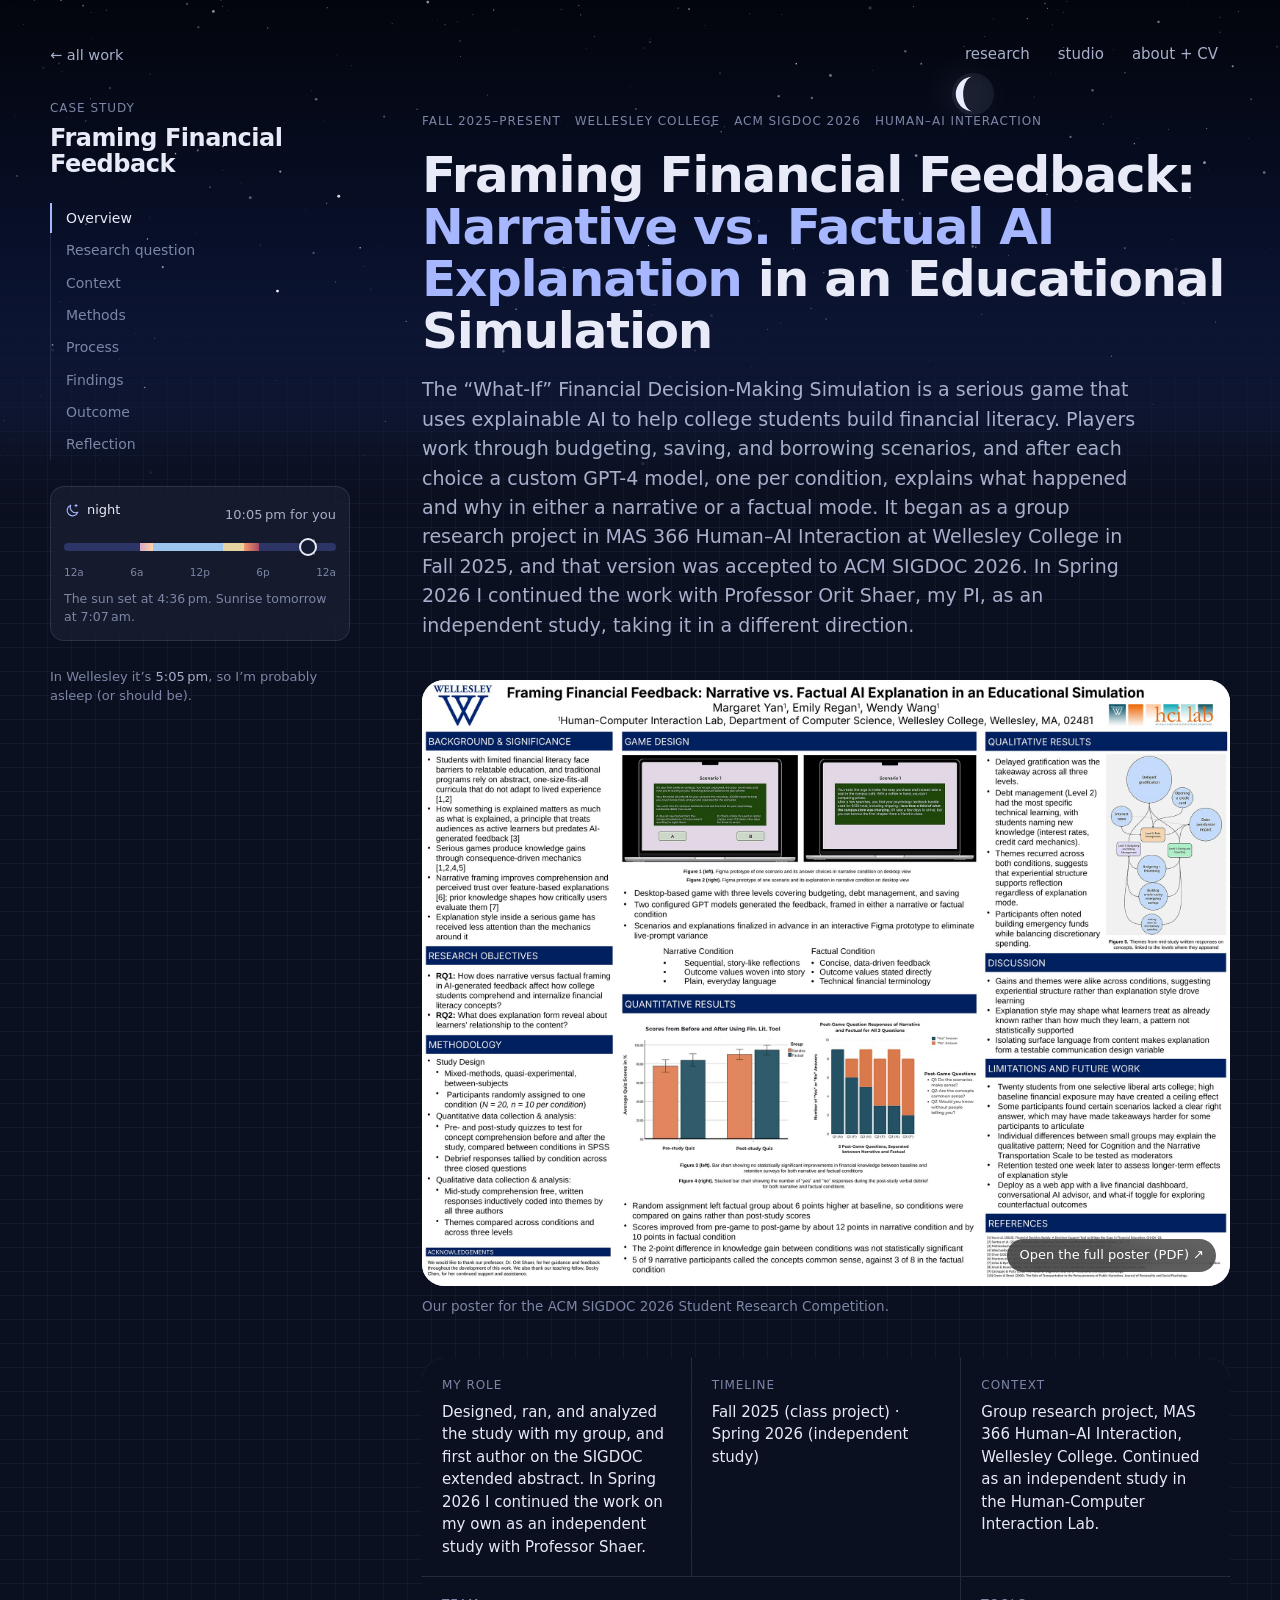
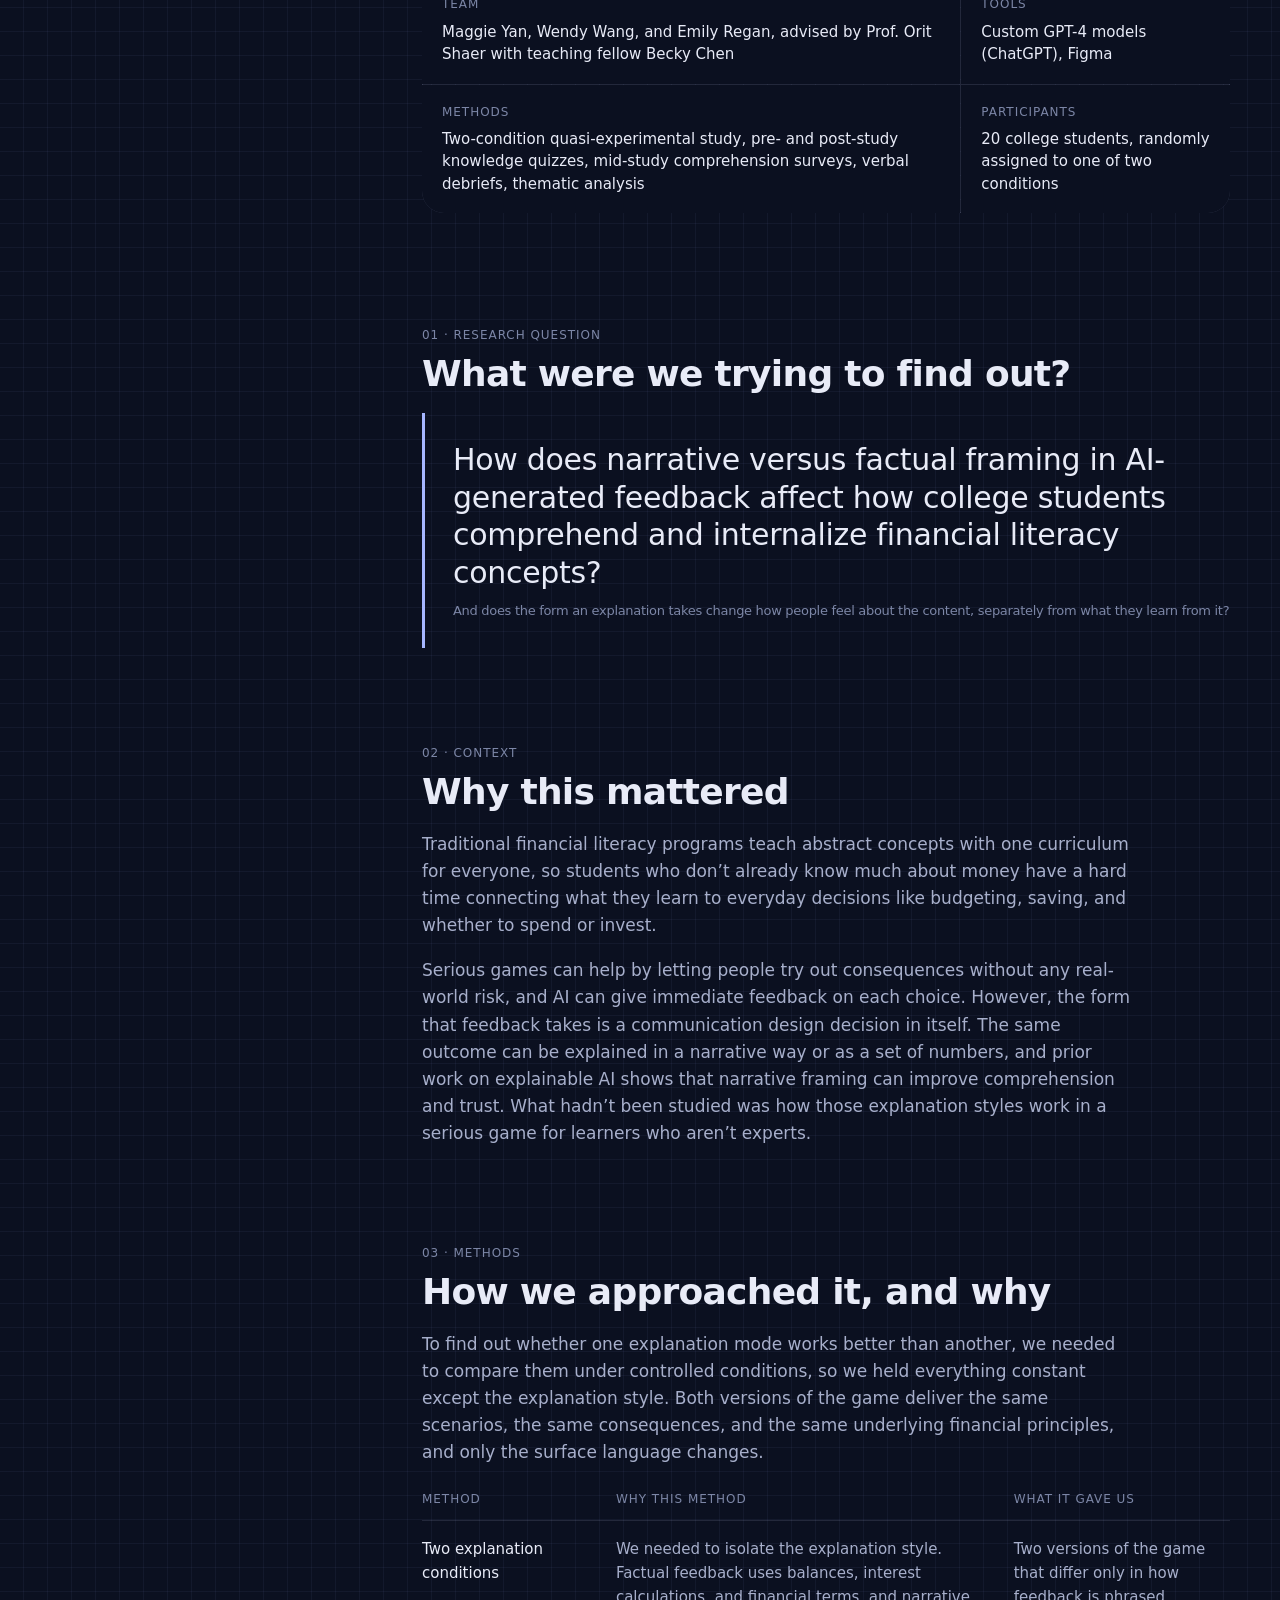
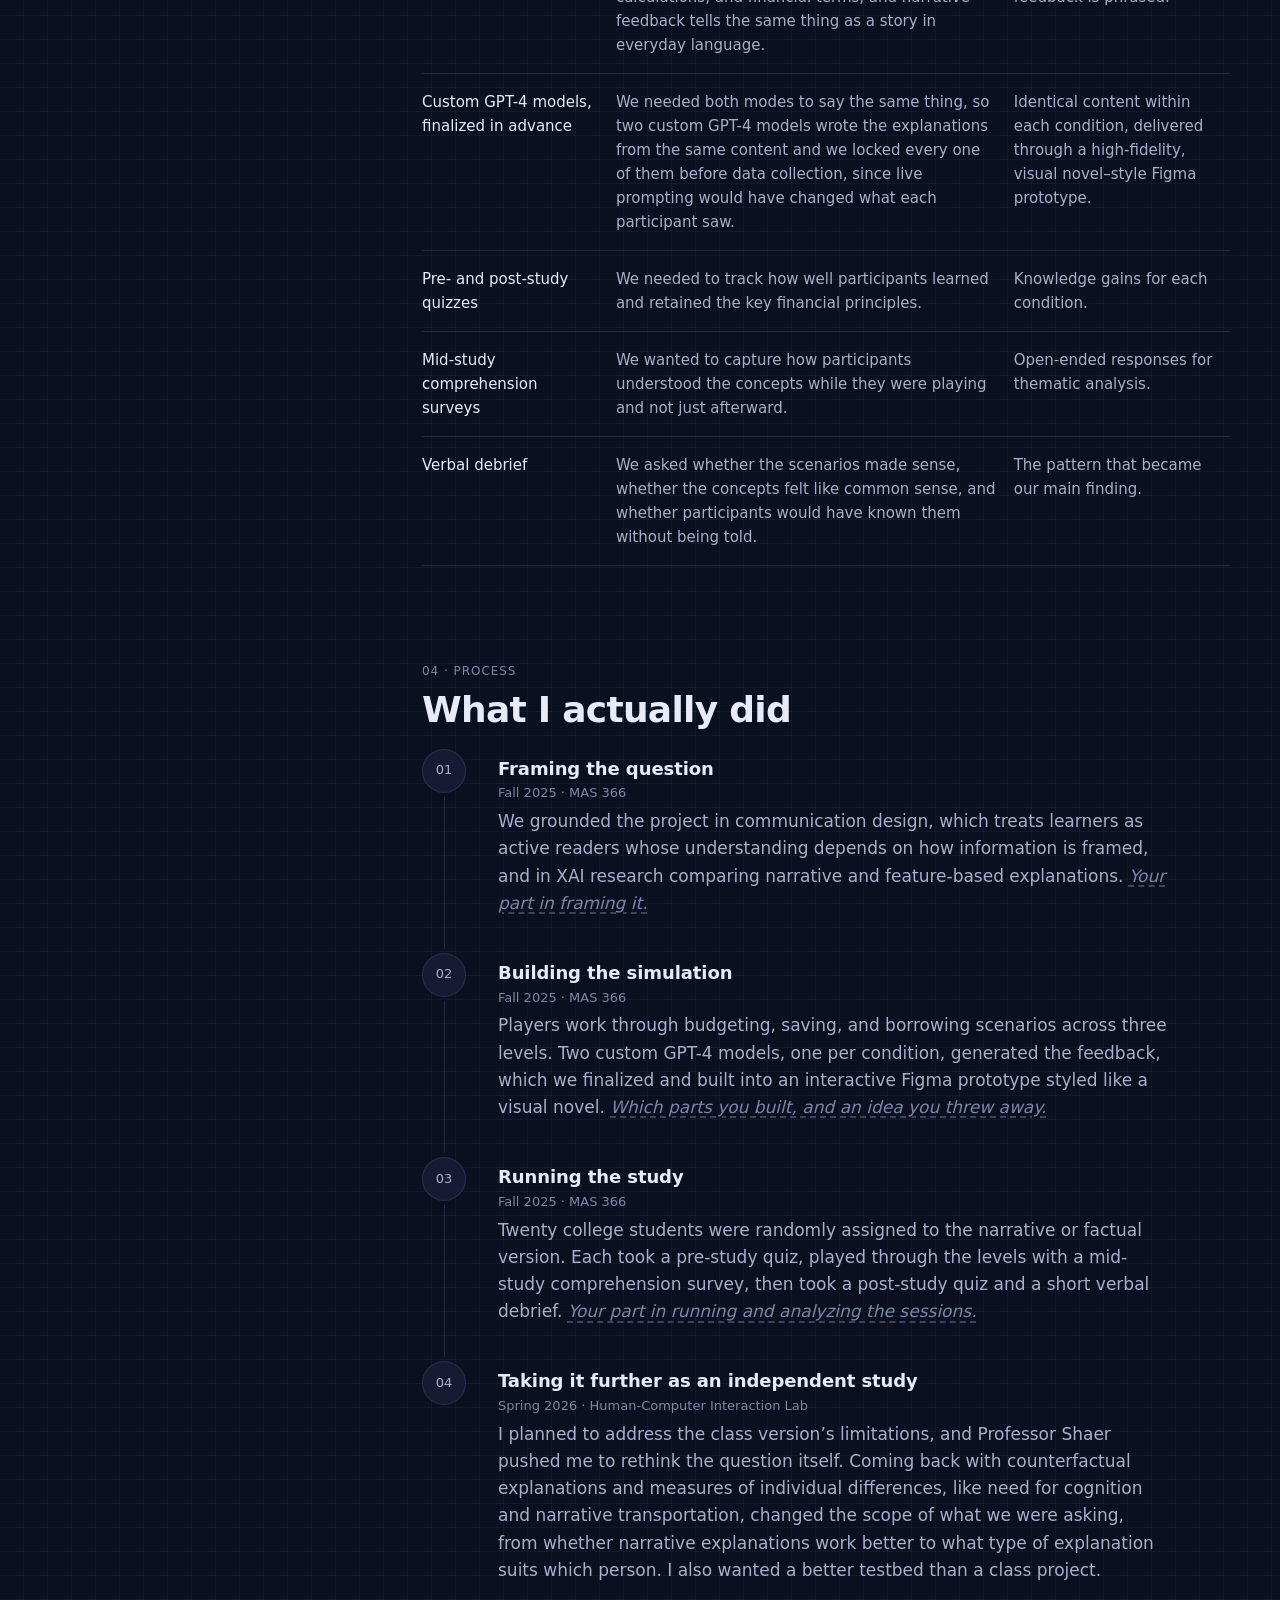
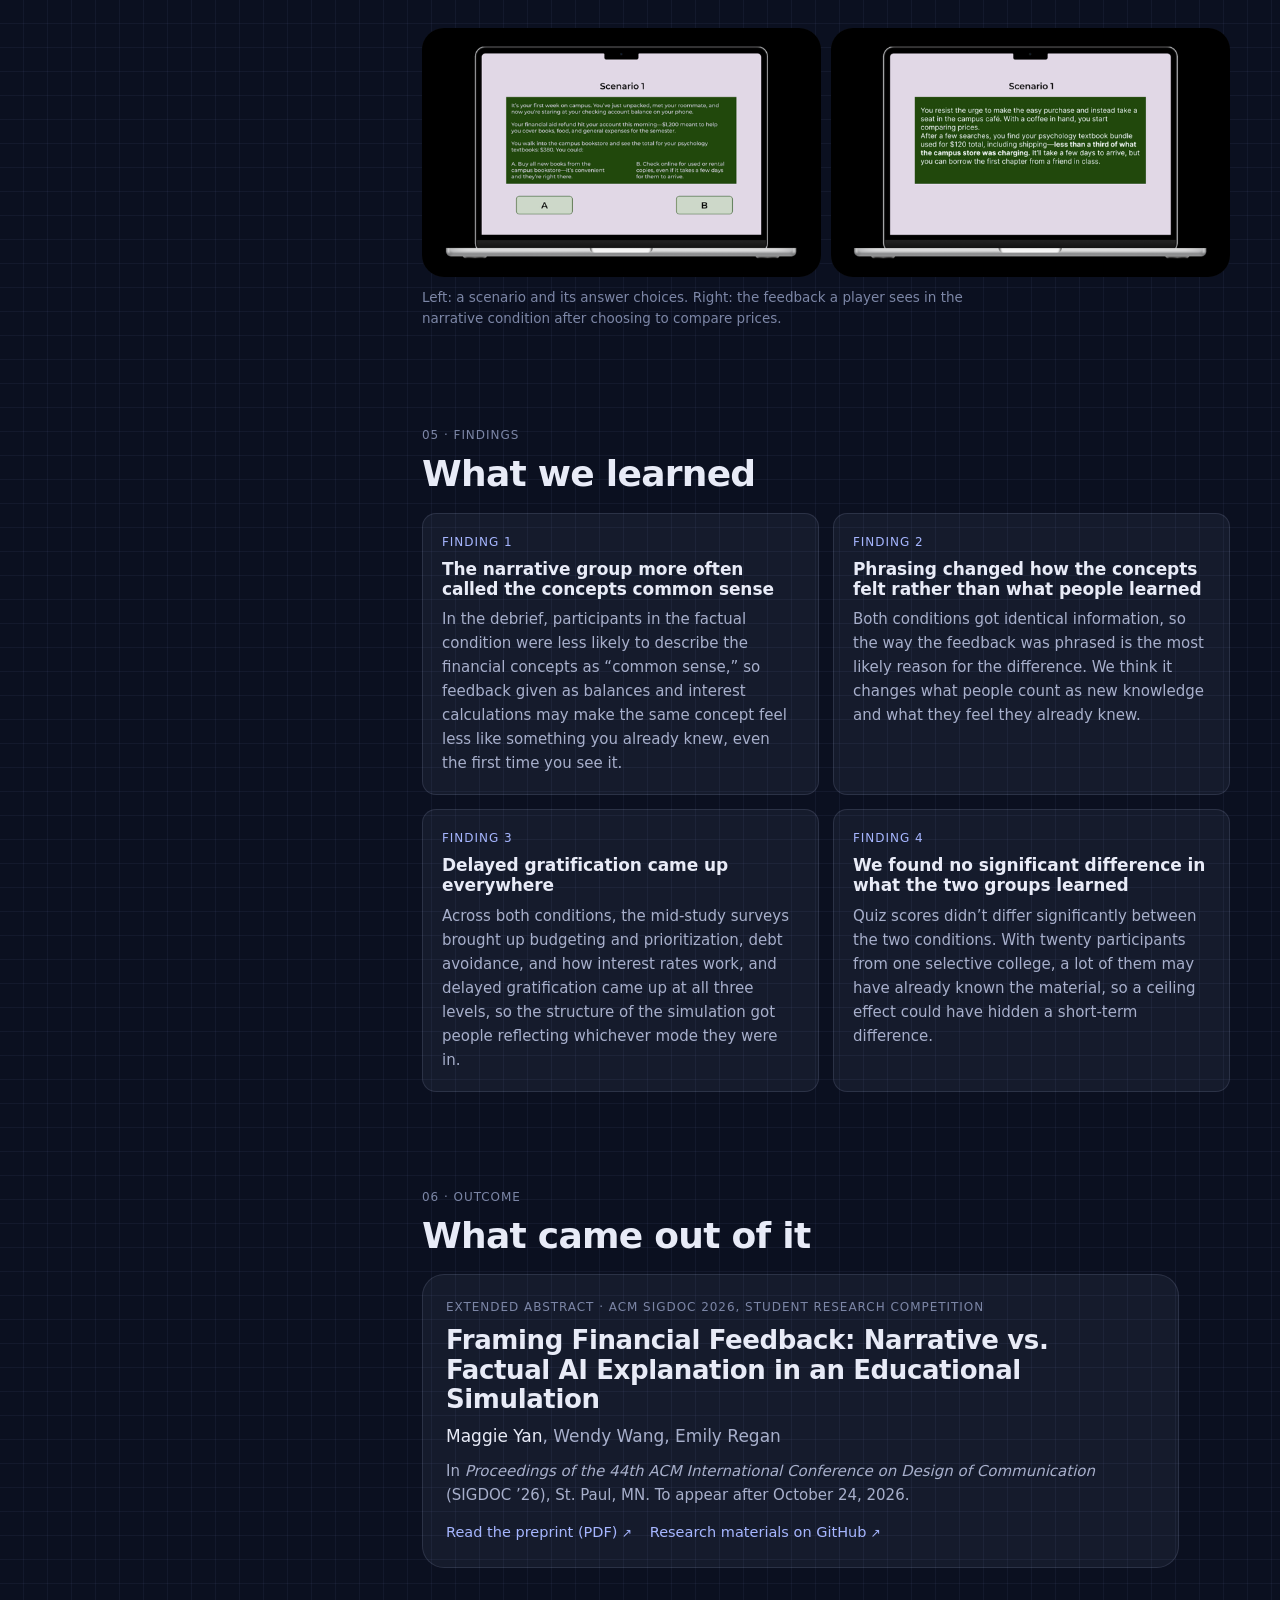
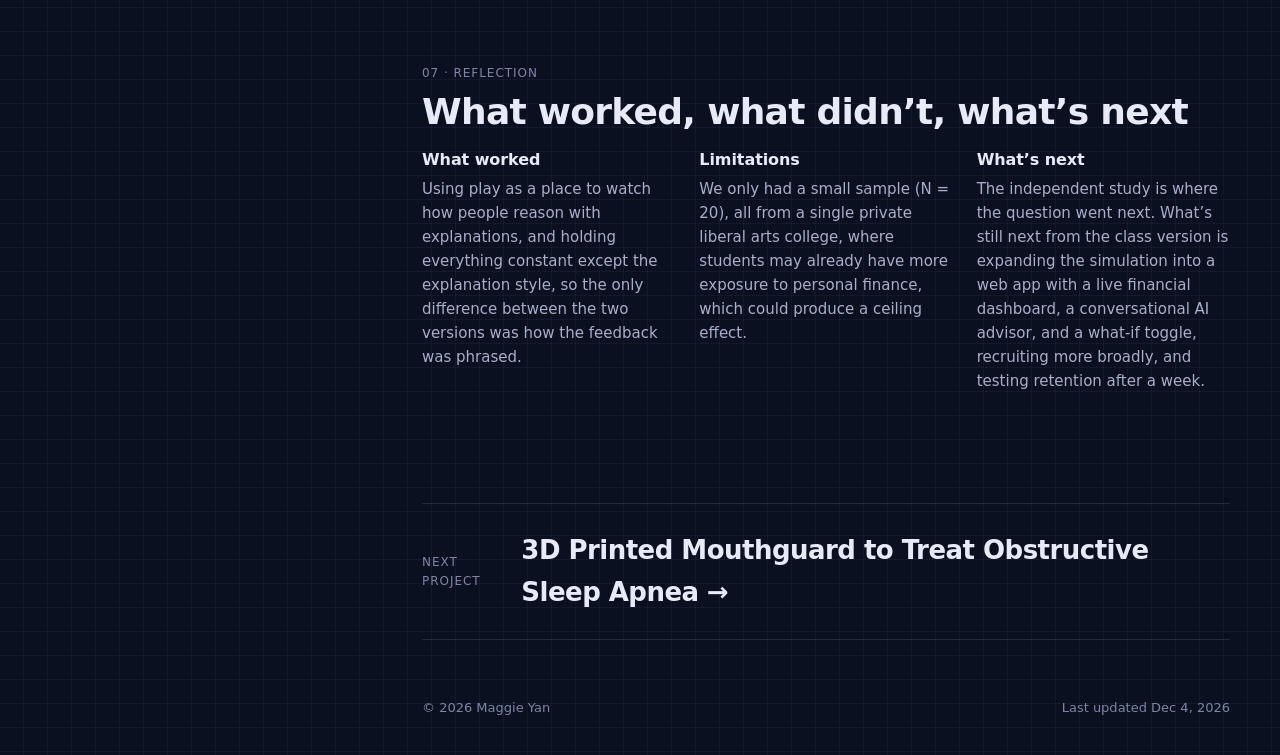
<file: projects/xai-financial-literacy.html>
<!doctype html>
<html lang="en">
<head>
  <meta charset="utf-8">
  <meta name="viewport" content="width=device-width, initial-scale=1">
  <title>Framing Financial Feedback · Maggie Yan</title>
  <meta name="description" content="How narrative vs. factual AI-generated feedback shapes college students’ understanding of financial literacy concepts in a “what-if” decision simulation. ACM SIGDOC 2026.">

  <script src="../assets/js/sky-time.js"></script>

  <link rel="preconnect" href="https://cdn.fontshare.com" crossorigin>
  <link rel="stylesheet" href="https://api.fontshare.com/v2/css?f[]=satoshi@400,401,500,501,700&amp;display=swap">
  <link rel="stylesheet" href="https://api.fontshare.com/v2/css?f[]=cabinet-grotesk@500,700,800&amp;display=swap">
  <link rel="stylesheet" href="../assets/css/style.css">
  <link rel="icon" href="../assets/img/favicon.svg" type="image/svg+xml">
</head>
<body>
  <a class="skip-link" href="#main">Skip to content</a>
  <div class="sky sky--short" data-sky aria-hidden="true"><div class="sky__gradient"></div></div>

  <div class="layout">
    <nav class="topnav" aria-label="Main">
      <a href="../">research</a>
      <a href="../after-hours.html">studio</a>
      <a href="../about.html">about + CV</a>
    </nav>

    <aside class="sidebar">
      <a class="back-link" href="../#work">&larr; all work</a>
      <div>
        <span class="label">Case study</span>
        <p class="cs-side-title">Framing Financial Feedback</p>
      </div>
      <nav class="toc" aria-label="On this page">
        <ol>
          <li><a href="#overview">Overview</a></li>
          <li><a href="#question">Research question</a></li>
          <li><a href="#context">Context</a></li>
          <li><a href="#methods">Methods</a></li>
          <li><a href="#process">Process</a></li>
          <li><a href="#findings">Findings</a></li>
          <li><a href="#outcome">Outcome</a></li>
          <li><a href="#reflection">Reflection</a></li>
        </ol>
      </nav>
      <div data-daybar></div>
      <p class="home-clock" data-home-clock></p>
    </aside>

    <main class="main" id="main">
      <header class="cs-header" id="overview">
        <div class="cs-kicker">
          <span class="label">Fall 2025–present</span>
          <span class="label">Wellesley College</span>
          <span class="label">ACM SIGDOC 2026</span>
          <span class="label">Human–AI interaction</span>
        </div>
        <h1 class="cs-title cs-title--long">Framing Financial Feedback: <em>Narrative vs. Factual AI Explanation</em> in an Educational Simulation</h1>
        <p class="cs-summary">The “What-If” Financial Decision-Making Simulation is a serious game that uses explainable AI to help college students build financial literacy. Players work through budgeting, saving, and borrowing scenarios, and after each choice a custom GPT-4 model, one per condition, explains what happened and why in either a narrative or a factual mode. It began as a group research project in MAS 366 Human–AI Interaction at Wellesley College in Fall 2025, and that version was accepted to ACM SIGDOC 2026. In Spring 2026 I continued the work with Professor Orit Shaer, my PI, as an independent study, taking it in a different direction.</p>
      </header>

      <figure class="figure" style="margin-top:40px">
        <a class="media poster-link" href="../assets/docs/Maggie_Yan_SIGDOC_2026_Poster.pdf" target="_blank" rel="noopener" style="aspect-ratio:4/3">
          <img src="../assets/img/projects/xai-poster.jpg" alt="Research poster: Framing Financial Feedback: Narrative vs. Factual AI Explanation in an Educational Simulation, Human-Computer Interaction Lab, Wellesley College">
          <span class="poster-link__open">Open the full poster (PDF) &#8599;</span>
        </a>
        <figcaption>Our poster for the ACM SIGDOC 2026 Student Research Competition.</figcaption>
      </figure>

      <dl class="glance">
        <div><dt class="label">My role</dt><dd>Designed, ran, and analyzed the study with my group, and first author on the SIGDOC extended abstract. In Spring 2026 I continued the work on my own as an independent study with Professor Shaer.</dd></div>
        <div><dt class="label">Timeline</dt><dd>Fall 2025 (class project) · Spring 2026 (independent study)</dd></div>
        <div><dt class="label">Context</dt><dd>Group research project, MAS 366 Human–AI Interaction, Wellesley College. Continued as an independent study in the Human-Computer Interaction Lab.</dd></div>
        <div class="wide"><dt class="label">Team</dt><dd>Maggie Yan, Wendy Wang, and Emily Regan, advised by Prof. Orit Shaer with teaching fellow Becky Chen</dd></div>
        <div><dt class="label">Tools</dt><dd>Custom GPT-4 models (ChatGPT), Figma</dd></div>
        <div class="wide"><dt class="label">Methods</dt><dd>Two-condition quasi-experimental study, pre- and post-study knowledge quizzes, mid-study comprehension surveys, verbal debriefs, thematic analysis</dd></div>
        <div><dt class="label">Participants</dt><dd>20 college students, randomly assigned to one of two conditions</dd></div>
      </dl>

      <section class="cs-section" id="question">
        <span class="label">01 · Research question</span>
        <h2>What were we trying to find out?</h2>
        <blockquote class="question">
          How does narrative versus factual framing in AI-generated feedback affect how college students comprehend and internalize financial literacy concepts?
          <cite>And does the form an explanation takes change how people feel about the content, separately from what they learn from it?</cite>
        </blockquote>
      </section>

      <section class="cs-section" id="context">
        <span class="label">02 · Context</span>
        <h2>Why this mattered</h2>
        <div class="prose">
          <p>Traditional financial literacy programs teach abstract concepts with one curriculum for everyone, so students who don’t already know much about money have a hard time connecting what they learn to everyday decisions like budgeting, saving, and whether to spend or invest.</p>
          <p>Serious games can help by letting people try out consequences without any real-world risk, and AI can give immediate feedback on each choice. However, the form that feedback takes is a communication design decision in itself. The same outcome can be explained in a narrative way or as a set of numbers, and prior work on explainable AI shows that narrative framing can improve comprehension and trust. What hadn’t been studied was how those explanation styles work in a serious game for learners who aren’t experts.</p>
        </div>
      </section>

      <section class="cs-section" id="methods">
        <span class="label">03 · Methods</span>
        <h2>How we approached it, and why</h2>
        <div class="prose">
          <p>To find out whether one explanation mode works better than another, we needed to compare them under controlled conditions, so we held everything constant except the explanation style. Both versions of the game deliver the same scenarios, the same consequences, and the same underlying financial principles, and only the surface language changes.</p>
        </div>
        <table class="methods" style="margin-top:24px">
          <thead><tr><th scope="col">Method</th><th scope="col">Why this method</th><th scope="col">What it gave us</th></tr></thead>
          <tbody>
            <tr><td>Two explanation conditions</td><td>We needed to isolate the explanation style. Factual feedback uses balances, interest calculations, and financial terms, and narrative feedback tells the same thing as a story in everyday language.</td><td>Two versions of the game that differ only in how feedback is phrased.</td></tr>
            <tr><td>Custom GPT-4 models, finalized in advance</td><td>We needed both modes to say the same thing, so two custom GPT-4 models wrote the explanations from the same content and we locked every one of them before data collection, since live prompting would have changed what each participant saw.</td><td>Identical content within each condition, delivered through a high-fidelity, visual novel–style Figma prototype.</td></tr>
            <tr><td>Pre- and post-study quizzes</td><td>We needed to track how well participants learned and retained the key financial principles.</td><td>Knowledge gains for each condition.</td></tr>
            <tr><td>Mid-study comprehension surveys</td><td>We wanted to capture how participants understood the concepts while they were playing and not just afterward.</td><td>Open-ended responses for thematic analysis.</td></tr>
            <tr><td>Verbal debrief</td><td>We asked whether the scenarios made sense, whether the concepts felt like common sense, and whether participants would have known them without being told.</td><td>The pattern that became our main finding.</td></tr>
          </tbody>
        </table>
      </section>

      <section class="cs-section" id="process">
        <span class="label">04 · Process</span>
        <h2>What I actually did</h2>
        <ol class="process">
          <li>
            <h3>Framing the question</h3>
            <span class="when">Fall 2025 · MAS 366</span>
            <p>We grounded the project in communication design, which treats learners as active readers whose understanding depends on how information is framed, and in XAI research comparing narrative and feature-based explanations. <span class="todo">Your part in framing it.</span></p>
          </li>
          <li>
            <h3>Building the simulation</h3>
            <span class="when">Fall 2025 · MAS 366</span>
            <p>Players work through budgeting, saving, and borrowing scenarios across three levels. Two custom GPT-4 models, one per condition, generated the feedback, which we finalized and built into an interactive Figma prototype styled like a visual novel. <span class="todo">Which parts you built, and an idea you threw away.</span></p>
          </li>
          <li>
            <h3>Running the study</h3>
            <span class="when">Fall 2025 · MAS 366</span>
            <p>Twenty college students were randomly assigned to the narrative or factual version. Each took a pre-study quiz, played through the levels with a mid-study comprehension survey, then took a post-study quiz and a short verbal debrief. <span class="todo">Your part in running and analyzing the sessions.</span></p>
          </li>
          <li>
            <h3>Taking it further as an independent study</h3>
            <span class="when">Spring 2026 · Human-Computer Interaction Lab</span>
            <p>I planned to address the class version’s limitations, and Professor Shaer pushed me to rethink the question itself. Coming back with counterfactual explanations and measures of individual differences, like need for cognition and narrative transportation, changed the scope of what we were asking, from whether narrative explanations work better to what type of explanation suits which person. I also wanted a better testbed than a class project.</p>
          </li>
        </ol>
        <figure class="figure figure--pair">
          <div class="media" style="aspect-ratio:611/381;background:#000"><img src="../assets/img/projects/xai-scenario.png" alt="Scenario 1 with two answer choices, A and B." loading="lazy"></div>
          <div class="media" style="aspect-ratio:611/381;background:#000"><img src="../assets/img/projects/xai-explanation.png" alt="The narrative explanation after choosing to compare prices: finding the textbook bundle for $120, less than a third of the campus store price." loading="lazy"></div>
          <figcaption>Left: a scenario and its answer choices. Right: the feedback a player sees in the narrative condition after choosing to compare prices.</figcaption>
        </figure>
      </section>

      <section class="cs-section" id="findings">
        <span class="label">05 · Findings</span>
        <h2>What we learned</h2>
        <ul class="findings">
          <li><h3>The narrative group more often called the concepts common sense</h3><p>In the debrief, participants in the factual condition were less likely to describe the financial concepts as “common sense,” so feedback given as balances and interest calculations may make the same concept feel less like something you already knew, even the first time you see it.</p></li>
          <li><h3>Phrasing changed how the concepts felt rather than what people learned</h3><p>Both conditions got identical information, so the way the feedback was phrased is the most likely reason for the difference. We think it changes what people count as new knowledge and what they feel they already knew.</p></li>
          <li><h3>Delayed gratification came up everywhere</h3><p>Across both conditions, the mid-study surveys brought up budgeting and prioritization, debt avoidance, and how interest rates work, and delayed gratification came up at all three levels, so the structure of the simulation got people reflecting whichever mode they were in.</p></li>
          <li><h3>We found no significant difference in what the two groups learned</h3><p>Quiz scores didn’t differ significantly between the two conditions. With twenty participants from one selective college, a lot of them may have already known the material, so a ceiling effect could have hidden a short-term difference.</p></li>
        </ul>
      </section>

      <section class="cs-section" id="outcome">
        <span class="label">06 · Outcome</span>
        <h2>What came out of it</h2>
        <div class="paper-cite">
          <span class="label">Extended abstract · ACM SIGDOC 2026, Student Research Competition</span>
          <p class="paper-cite__title">Framing Financial Feedback: Narrative vs. Factual AI Explanation in an Educational Simulation</p>
          <p class="paper-cite__authors"><b>Maggie Yan</b>, Wendy Wang, Emily Regan</p>
          <p class="paper-cite__venue">In <i>Proceedings of the 44th ACM International Conference on Design of Communication</i> (SIGDOC ’26), St. Paul, MN. To appear after October 24, 2026.</p>
          <ul class="paper-cite__links">
            <li><a href="../assets/docs/Yan_Wang_Regan_SIGDOC_2026_preprint.pdf" target="_blank" rel="noopener">Read the preprint (PDF)</a></li>
            <li><a href="https://github.com/yanmaggie53/financial-literacy-xai-simulation">Research materials on GitHub</a></li>
          </ul>
        </div>
      </section>

      <section class="cs-section" id="reflection">
        <span class="label">07 · Reflection</span>
        <h2>What worked, what didn’t, what’s next</h2>
        <div class="reflect">
          <div><h3>What worked</h3><p>Using play as a place to watch how people reason with explanations, and holding everything constant except the explanation style, so the only difference between the two versions was how the feedback was phrased.</p></div>
          <div><h3>Limitations</h3><p>We only had a small sample (N = 20), all from a single private liberal arts college, where students may already have more exposure to personal finance, which could produce a ceiling effect.</p></div>
          <div><h3>What’s next</h3><p>The independent study is where the question went next. What’s still next from the class version is expanding the simulation into a web app with a live financial dashboard, a conversational AI advisor, and a what-if toggle, recruiting more broadly, and testing retention after a week.</p></div>
        </div>
      </section>

      <a class="next-project" href="zzalign.html">
        <span class="label">Next project</span>
        <b>3D Printed Mouthguard to Treat Obstructive Sleep Apnea &rarr;</b>
      </a>

      <footer class="site-footer" style="padding-top:40px">
        <div class="footer-bottom">
          <span>&copy; <span data-year>2026</span> Maggie Yan</span>
          <span>Last updated <span data-updated>recently</span></span>
        </div>
      </footer>
    </main>
  </div>

  <script src="../assets/js/site.js"></script>
</body>
</html>
</file>
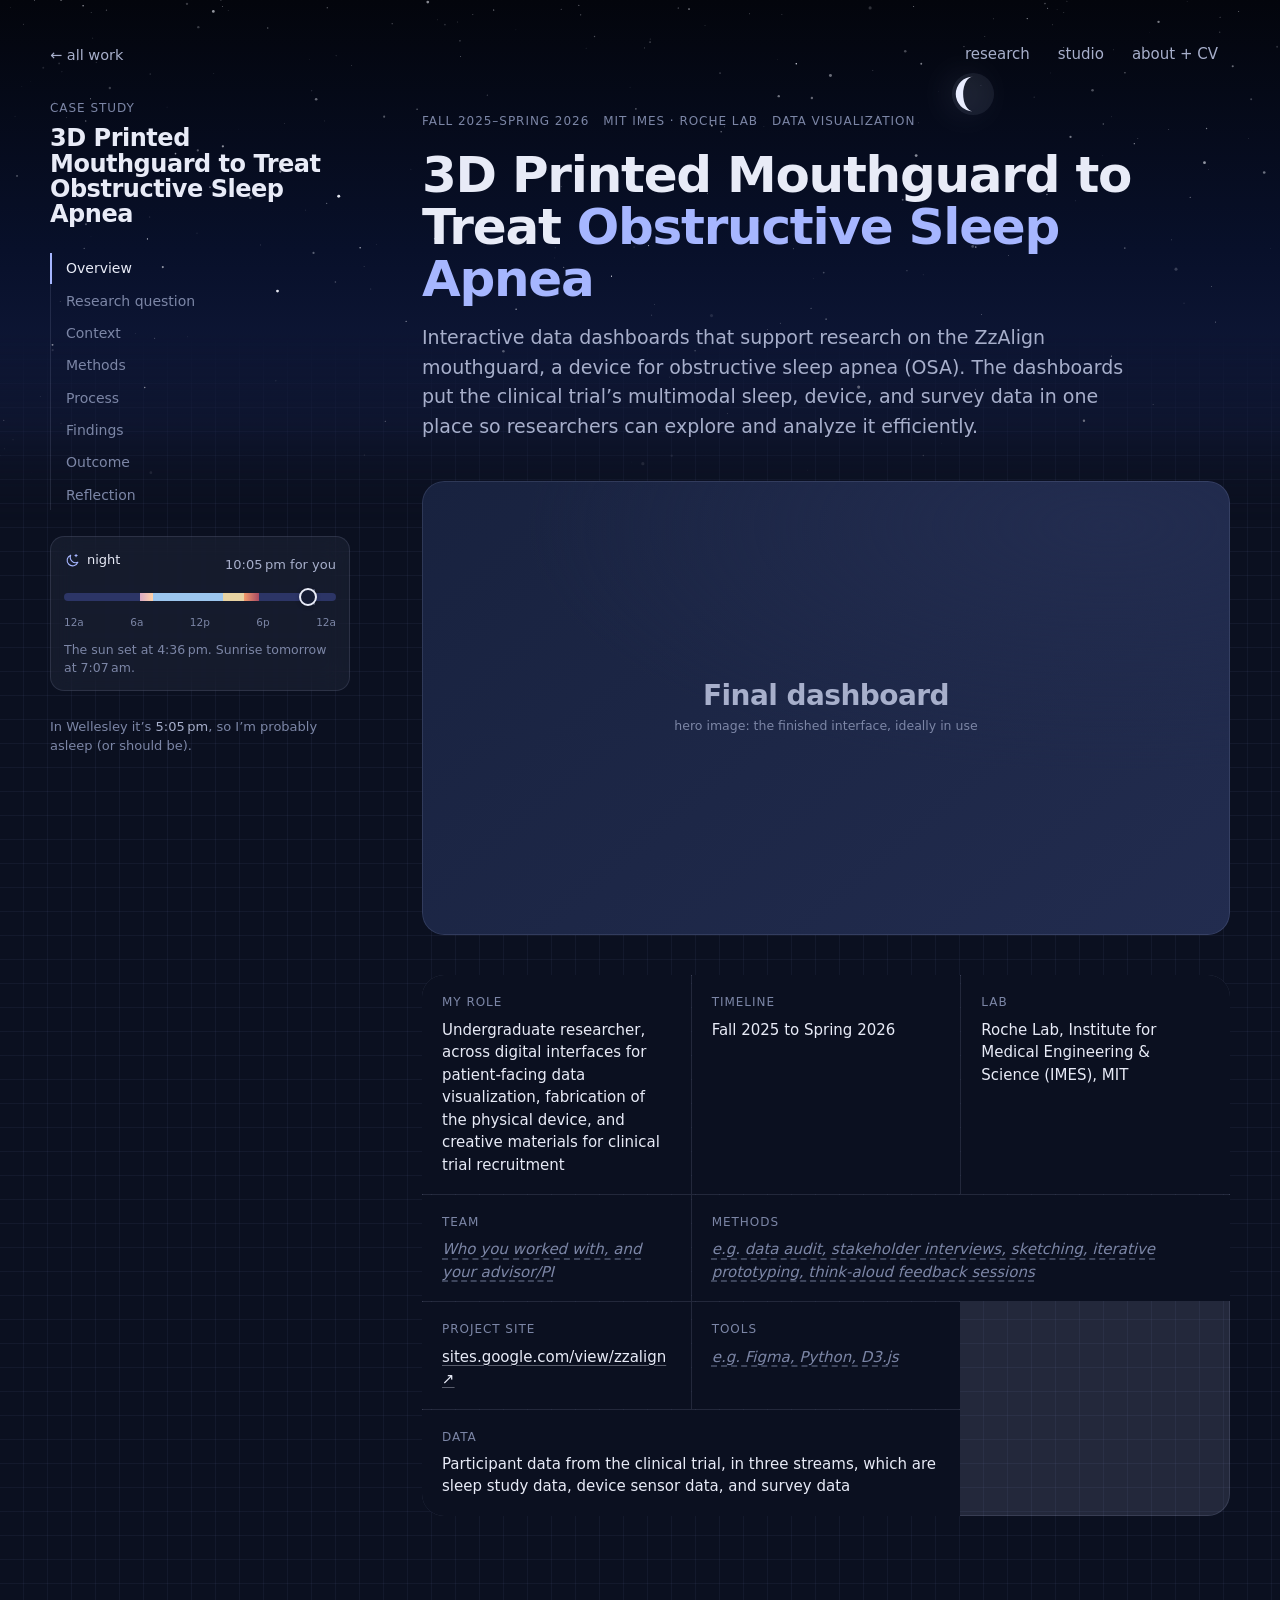
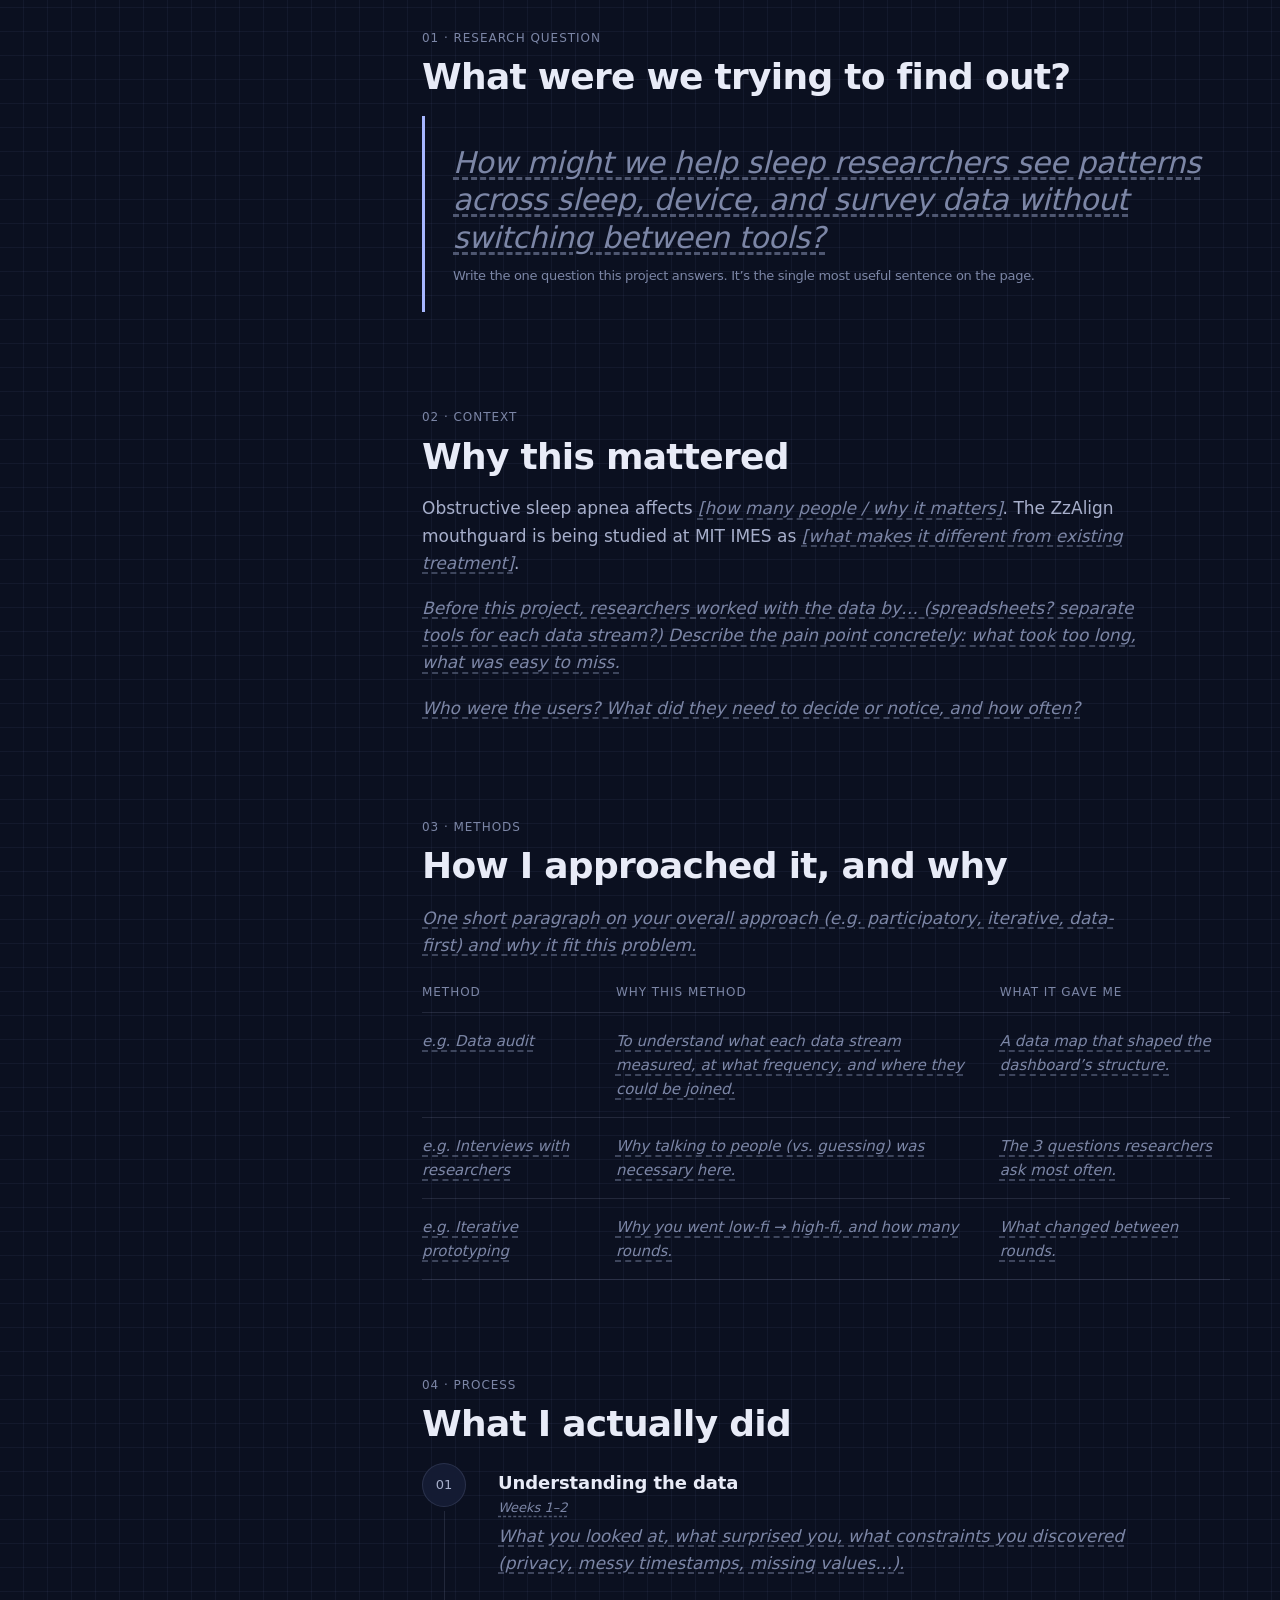
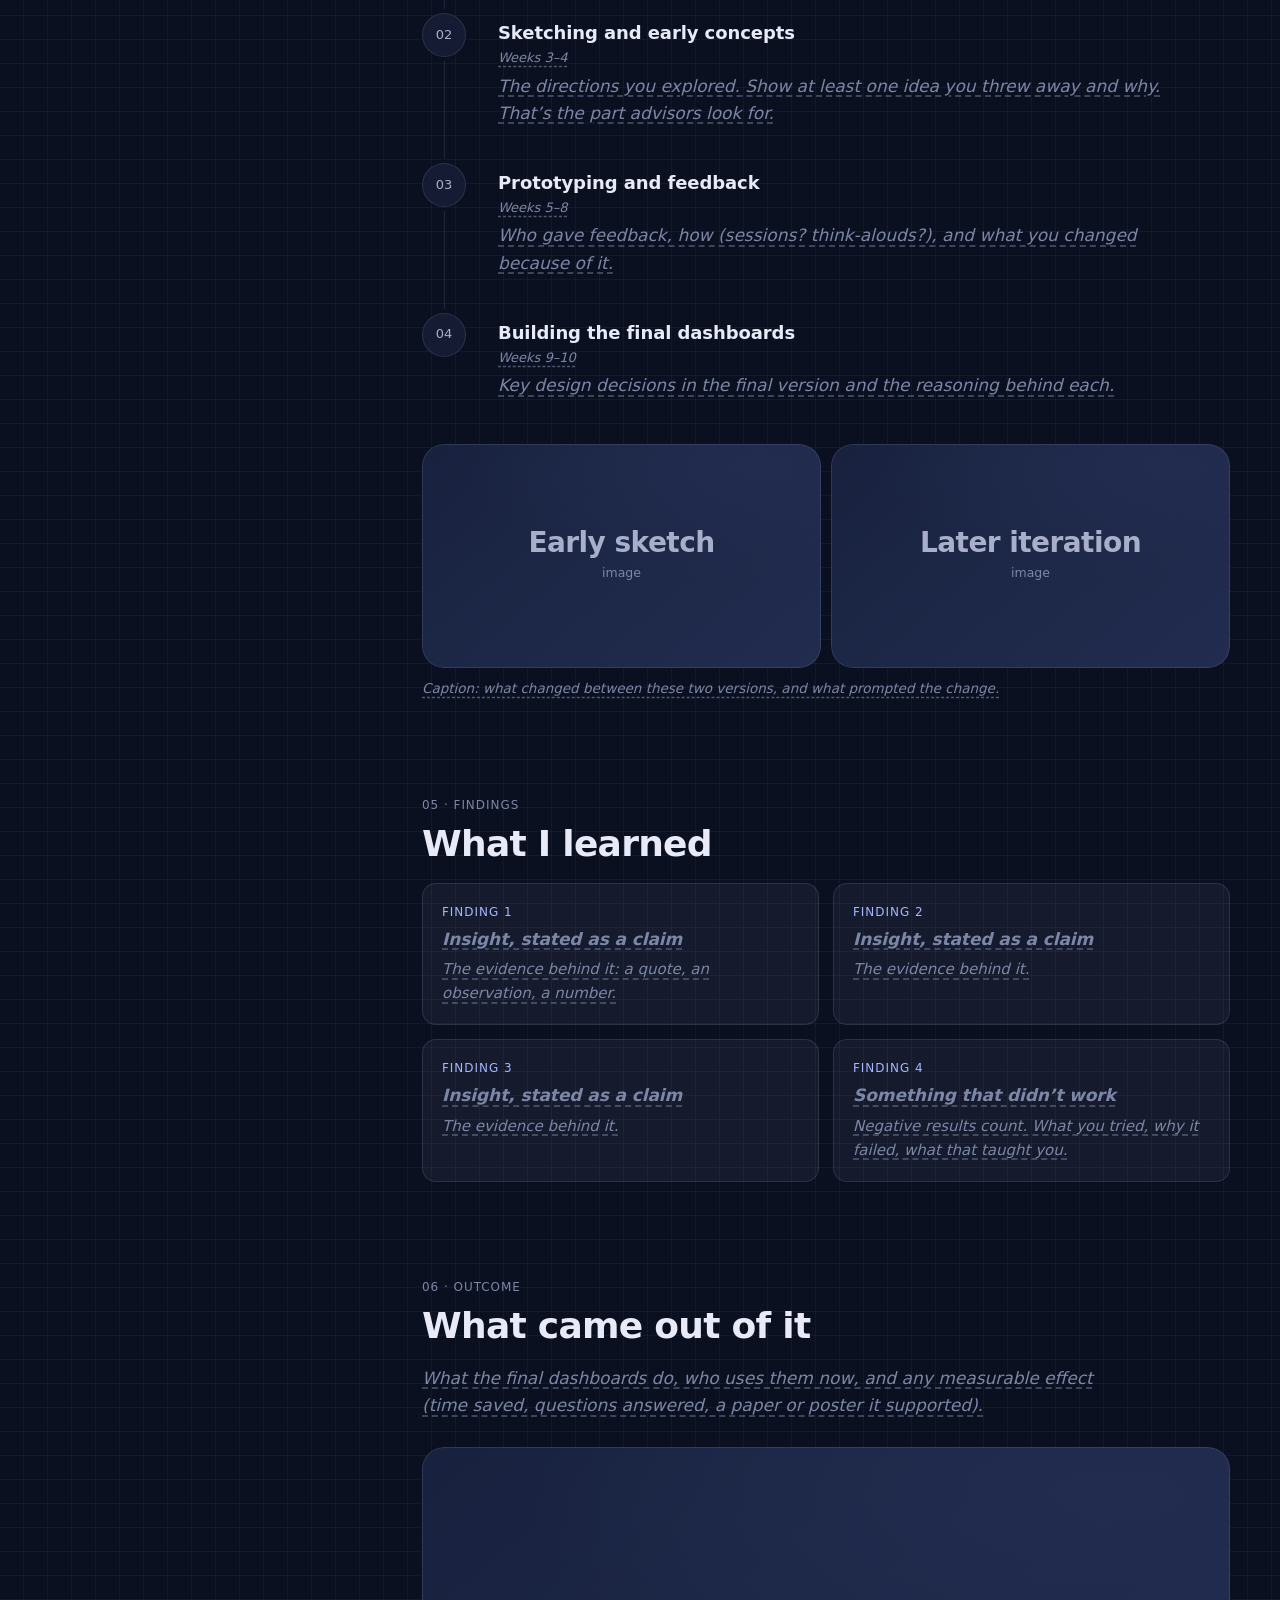
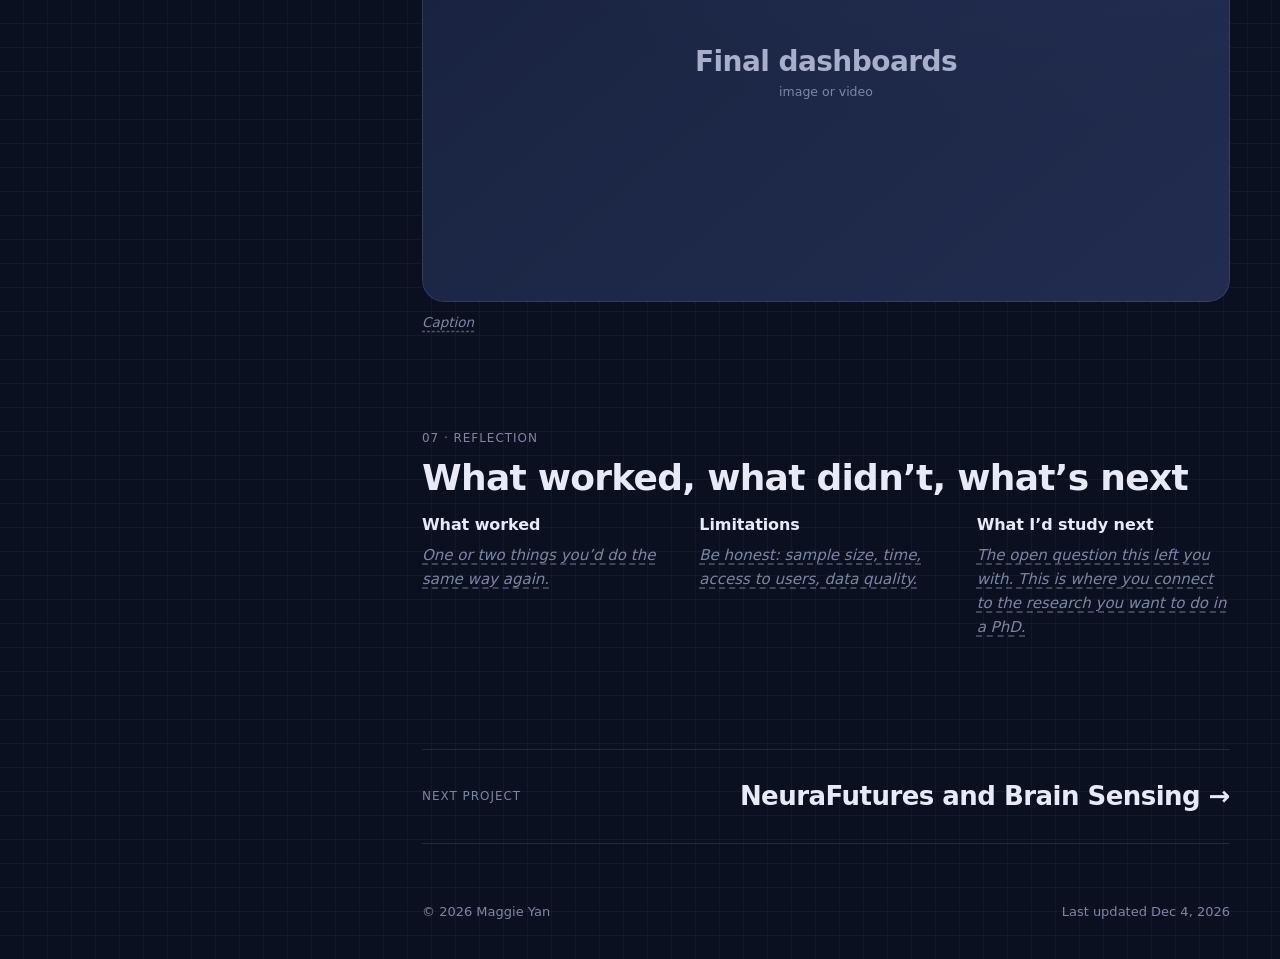
<file: projects/zzalign.html>
<!doctype html>
<html lang="en">
<head>
  <meta charset="utf-8">
  <meta name="viewport" content="width=device-width, initial-scale=1">
  <title>3D Printed Mouthguard to Treat Obstructive Sleep Apnea · Maggie Yan</title>
  <meta name="description" content="Interactive dashboards that bring multimodal sleep, device, and survey data together for obstructive sleep apnea research at MIT IMES.">

  <script src="../assets/js/sky-time.js"></script>

  <link rel="preconnect" href="https://cdn.fontshare.com" crossorigin>
  <link rel="stylesheet" href="https://api.fontshare.com/v2/css?f[]=satoshi@400,401,500,501,700&amp;display=swap">
  <link rel="stylesheet" href="https://api.fontshare.com/v2/css?f[]=cabinet-grotesk@500,700,800&amp;display=swap">
  <link rel="stylesheet" href="../assets/css/style.css">
  <link rel="icon" href="../assets/img/favicon.svg" type="image/svg+xml">
</head>
<body>
  <a class="skip-link" href="#main">Skip to content</a>
  <div class="sky sky--short" data-sky aria-hidden="true"><div class="sky__gradient"></div></div>

  <!--
    CASE STUDY TEMPLATE
    Every project page follows the same shape, because it's the shape a PhD
    committee reads for: what question you asked, why you chose your methods,
    what you actually did (including what didn't work), what you found, and
    what you'd do next. Anything in <span class="todo"> is a prompt to replace.
  -->

  <div class="layout">
    <nav class="topnav" aria-label="Main">
      <a href="../">research</a>
      <a href="../after-hours.html">studio</a>
      <a href="../about.html">about + CV</a>
    </nav>

    <aside class="sidebar">
      <a class="back-link" href="../#work">&larr; all work</a>
      <div>
        <span class="label">Case study</span>
        <p class="cs-side-title">3D Printed Mouthguard to Treat Obstructive Sleep Apnea</p>
      </div>
      <nav class="toc" aria-label="On this page">
        <ol>
          <li><a href="#overview">Overview</a></li>
          <li><a href="#question">Research question</a></li>
          <li><a href="#context">Context</a></li>
          <li><a href="#methods">Methods</a></li>
          <li><a href="#process">Process</a></li>
          <li><a href="#findings">Findings</a></li>
          <li><a href="#outcome">Outcome</a></li>
          <li><a href="#reflection">Reflection</a></li>
        </ol>
      </nav>
      <div data-daybar></div>
      <p class="home-clock" data-home-clock></p>
    </aside>

    <main class="main" id="main">
      <header class="cs-header" id="overview">
        <div class="cs-kicker">
          <span class="label">Fall 2025–Spring 2026</span>
          <span class="label">MIT IMES · Roche Lab</span>
          <span class="label">Data visualization</span>
        </div>
        <h1 class="cs-title cs-title--long">3D Printed Mouthguard to Treat <em>Obstructive Sleep Apnea</em></h1>
        <p class="cs-summary">Interactive data dashboards that support research on the ZzAlign mouthguard, a device for obstructive sleep apnea (OSA). The dashboards put the clinical trial’s multimodal sleep, device, and survey data in one place so researchers can explore and analyze it efficiently.</p>
      </header>

      <div class="media cs-hero">
        <div class="media__placeholder"><b>Final dashboard</b><span>hero image: the finished interface, ideally in use</span></div>
      </div>

      <dl class="glance">
        <div><dt class="label">My role</dt><dd>Undergraduate researcher, across digital interfaces for patient-facing data visualization, fabrication of the physical device, and creative materials for clinical trial recruitment</dd></div>
        <div><dt class="label">Timeline</dt><dd>Fall 2025 to Spring 2026</dd></div>
        <div><dt class="label">Lab</dt><dd>Roche Lab, Institute for Medical Engineering &amp; Science (IMES), MIT</dd></div>
        <div><dt class="label">Team</dt><dd><span class="todo">Who you worked with, and your advisor/PI</span></dd></div>
        <div class="wide"><dt class="label">Methods</dt><dd><span class="todo">e.g. data audit, stakeholder interviews, sketching, iterative prototyping, think-aloud feedback sessions</span></dd></div>
        <div><dt class="label">Project site</dt><dd><a href="https://sites.google.com/view/zzalign">sites.google.com/view/zzalign &#8599;</a></dd></div>
        <div><dt class="label">Tools</dt><dd><span class="todo">e.g. Figma, Python, D3.js</span></dd></div>
        <div class="wide"><dt class="label">Data</dt><dd>Participant data from the clinical trial, in three streams, which are sleep study data, device sensor data, and survey data</dd></div>
      </dl>

      <section class="cs-section" id="question">
        <span class="label">01 · Research question</span>
        <h2>What were we trying to find out?</h2>
        <blockquote class="question">
          <span class="todo">How might we help sleep researchers see patterns across sleep, device, and survey data without switching between tools?</span>
          <cite>Write the one question this project answers. It’s the single most useful sentence on the page.</cite>
        </blockquote>
      </section>

      <section class="cs-section" id="context">
        <span class="label">02 · Context</span>
        <h2>Why this mattered</h2>
        <div class="prose">
          <p>Obstructive sleep apnea affects <span class="todo">[how many people / why it matters]</span>. The ZzAlign mouthguard is being studied at MIT IMES as <span class="todo">[what makes it different from existing treatment]</span>.</p>
          <p><span class="todo">Before this project, researchers worked with the data by… (spreadsheets? separate tools for each data stream?) Describe the pain point concretely: what took too long, what was easy to miss.</span></p>
          <p><span class="todo">Who were the users? What did they need to decide or notice, and how often?</span></p>
        </div>
      </section>

      <section class="cs-section" id="methods">
        <span class="label">03 · Methods</span>
        <h2>How I approached it, and why</h2>
        <div class="prose">
          <p><span class="todo">One short paragraph on your overall approach (e.g. participatory, iterative, data-first) and why it fit this problem.</span></p>
        </div>
        <table class="methods" style="margin-top:24px">
          <thead><tr><th scope="col">Method</th><th scope="col">Why this method</th><th scope="col">What it gave me</th></tr></thead>
          <tbody>
            <tr><td><span class="todo">e.g. Data audit</span></td><td><span class="todo">To understand what each data stream measured, at what frequency, and where they could be joined.</span></td><td><span class="todo">A data map that shaped the dashboard’s structure.</span></td></tr>
            <tr><td><span class="todo">e.g. Interviews with researchers</span></td><td><span class="todo">Why talking to people (vs. guessing) was necessary here.</span></td><td><span class="todo">The 3 questions researchers ask most often.</span></td></tr>
            <tr><td><span class="todo">e.g. Iterative prototyping</span></td><td><span class="todo">Why you went low-fi → high-fi, and how many rounds.</span></td><td><span class="todo">What changed between rounds.</span></td></tr>
          </tbody>
        </table>
      </section>

      <section class="cs-section" id="process">
        <span class="label">04 · Process</span>
        <h2>What I actually did</h2>
        <ol class="process">
          <li>
            <h3>Understanding the data</h3>
            <span class="when"><span class="todo">Weeks 1–2</span></span>
            <p><span class="todo">What you looked at, what surprised you, what constraints you discovered (privacy, messy timestamps, missing values…).</span></p>
          </li>
          <li>
            <h3>Sketching and early concepts</h3>
            <span class="when"><span class="todo">Weeks 3–4</span></span>
            <p><span class="todo">The directions you explored. Show at least one idea you threw away and why. That’s the part advisors look for.</span></p>
          </li>
          <li>
            <h3>Prototyping and feedback</h3>
            <span class="when"><span class="todo">Weeks 5–8</span></span>
            <p><span class="todo">Who gave feedback, how (sessions? think-alouds?), and what you changed because of it.</span></p>
          </li>
          <li>
            <h3>Building the final dashboards</h3>
            <span class="when"><span class="todo">Weeks 9–10</span></span>
            <p><span class="todo">Key design decisions in the final version and the reasoning behind each.</span></p>
          </li>
        </ol>
        <figure class="figure figure--pair">
          <div class="media"><div class="media__placeholder"><b>Early sketch</b><span>image</span></div></div>
          <div class="media"><div class="media__placeholder"><b>Later iteration</b><span>image</span></div></div>
          <figcaption><span class="todo">Caption: what changed between these two versions, and what prompted the change.</span></figcaption>
        </figure>
      </section>

      <section class="cs-section" id="findings">
        <span class="label">05 · Findings</span>
        <h2>What I learned</h2>
        <ul class="findings">
          <li><h3><span class="todo">Insight, stated as a claim</span></h3><p><span class="todo">The evidence behind it: a quote, an observation, a number.</span></p></li>
          <li><h3><span class="todo">Insight, stated as a claim</span></h3><p><span class="todo">The evidence behind it.</span></p></li>
          <li><h3><span class="todo">Insight, stated as a claim</span></h3><p><span class="todo">The evidence behind it.</span></p></li>
          <li><h3><span class="todo">Something that didn’t work</span></h3><p><span class="todo">Negative results count. What you tried, why it failed, what that taught you.</span></p></li>
        </ul>
      </section>

      <section class="cs-section" id="outcome">
        <span class="label">06 · Outcome</span>
        <h2>What came out of it</h2>
        <div class="prose">
          <p><span class="todo">What the final dashboards do, who uses them now, and any measurable effect (time saved, questions answered, a paper or poster it supported).</span></p>
        </div>
        <figure class="figure" style="margin-top:28px">
          <div class="media"><div class="media__placeholder"><b>Final dashboards</b><span>image or video</span></div></div>
          <figcaption><span class="todo">Caption</span></figcaption>
        </figure>
      </section>

      <section class="cs-section" id="reflection">
        <span class="label">07 · Reflection</span>
        <h2>What worked, what didn’t, what’s next</h2>
        <div class="reflect">
          <div><h3>What worked</h3><p><span class="todo">One or two things you’d do the same way again.</span></p></div>
          <div><h3>Limitations</h3><p><span class="todo">Be honest: sample size, time, access to users, data quality.</span></p></div>
          <div><h3>What I’d study next</h3><p><span class="todo">The open question this left you with. This is where you connect to the research you want to do in a PhD.</span></p></div>
        </div>
      </section>

      <a class="next-project" href="neurafutures.html">
        <span class="label">Next project</span>
        <b>NeuraFutures and Brain Sensing &rarr;</b>
      </a>

      <footer class="site-footer" style="padding-top:40px">
        <div class="footer-bottom">
          <span>&copy; <span data-year>2026</span> Maggie Yan</span>
          <span>Last updated <span data-updated>recently</span></span>
        </div>
      </footer>
    </main>
  </div>

  <script src="../assets/js/site.js"></script>
</body>
</html>
</file>
<file: assets/css/style.css>
/* ==========================================================================
   Maggie Yan — portfolio
   1. Mode tokens (day / afternoon / sunset / night)
   2. Base + type
   3. Layout (sticky sidebar + main column)
   4. Sky
   5. Shared components (nav, day bar, buttons, tags)
   6. Home (research interests, work, practice, garden)
   7. Case study
   8. Studio (after-hours.html)
   9. About
   ========================================================================== */

/* 1. Mode tokens ---------------------------------------------------------- */

/* Registering the colors lets the whole page fade between modes. */
@property --bg { syntax: '<color>'; inherits: true; initial-value: #f5f3ec; }
@property --ink { syntax: '<color>'; inherits: true; initial-value: #15171c; }
@property --ink-2 { syntax: '<color>'; inherits: true; initial-value: #4a4f5b; }
@property --ink-3 { syntax: '<color>'; inherits: true; initial-value: #676c79; }
@property --accent { syntax: '<color>'; inherits: true; initial-value: #2b5fd9; }
@property --grid { syntax: '<color>'; inherits: true; initial-value: transparent; }
@property --sky-1 { syntax: '<color>'; inherits: true; initial-value: #6fa8e6; }
@property --sky-2 { syntax: '<color>'; inherits: true; initial-value: #a9cff3; }
@property --sky-3 { syntax: '<color>'; inherits: true; initial-value: #dcebf7; }

:root,
:root[data-mode="day"] {
  --bg: #f5f3ec;
  --surface: rgba(255, 255, 255, 0.72);
  --surface-solid: #ffffff;
  --ink: #15171c;
  --ink-2: #4a4f5b;
  --ink-3: #676c79;
  --line: rgba(21, 23, 28, 0.11);
  --grid: rgba(43, 95, 217, 0.075);
  --accent: #2b5fd9;
  --accent-ink: #ffffff;
  --accent-soft: rgba(43, 95, 217, 0.1);
  --sky-1: #6fa8e6;
  --sky-2: #a9cff3;
  --sky-3: #dcebf7;
  --sun-core: #fff7da;
  --sun-glow: rgba(255, 221, 128, 0.6);
  --sun-size: 74px;
  --cloud: rgba(255, 255, 255, 0.9);
  --cloud-opacity: 0.9;
  --stars-opacity: 0;
  --shadow: 0 1px 2px rgba(21, 23, 28, 0.06), 0 8px 24px rgba(21, 23, 28, 0.06);
  --placeholder-a: #dfe8f6;
  --placeholder-b: #f3efe6;
  color-scheme: light;
}

/* Dawn: pastel and soft. Lighter than sunset, so the morning rises into light
   while the evening falls into dark. */
:root[data-mode="sunrise"] {
  --bg: #f6e6df;
  --surface: rgba(255, 250, 247, 0.7);
  --surface-solid: #fdf4ef;
  --ink: #2a1f2b;
  --ink-2: #5d4b58;
  --ink-3: #74616d;
  --line: rgba(42, 31, 43, 0.12);
  --grid: rgba(180, 90, 120, 0.08);
  --accent: #a23b5f;
  --accent-ink: #ffffff;
  --accent-soft: rgba(162, 59, 95, 0.1);
  --sky-1: #7f8fc8;
  --sky-2: #d9a9c4;
  --sky-3: #ffd2a8;
  --sun-core: #fff1d6;
  --sun-glow: rgba(255, 170, 140, 0.55);
  --sun-size: 104px;
  --cloud: rgba(255, 225, 235, 0.8);
  --cloud-opacity: 0.7;
  --stars-opacity: 0.15;
  --shadow: 0 1px 2px rgba(60, 20, 40, 0.06), 0 8px 24px rgba(60, 20, 40, 0.07);
  --placeholder-a: #f1d3d6;
  --placeholder-b: #fbe9df;
  color-scheme: light;
}

/* The after-lunch slump: same light, but warmer, hazier, a little dimmer. */
:root[data-mode="afternoon"] {
  --bg: #f1e9da;
  --surface: rgba(255, 251, 243, 0.7);
  --surface-solid: #fbf6ec;
  --ink: #231e16;
  --ink-2: #5a5244;
  --ink-3: #6c6353;
  --line: rgba(35, 30, 22, 0.12);
  --grid: rgba(150, 100, 30, 0.085);
  --accent: #8e520b;
  --accent-ink: #fff8ee;
  --accent-soft: rgba(142, 82, 11, 0.11);
  --sky-1: #9fb7c9;
  --sky-2: #d6d0bc;
  --sky-3: #eddcbc;
  --sun-core: #ffe9b8;
  --sun-glow: rgba(255, 190, 100, 0.55);
  --sun-size: 92px;
  --cloud: rgba(255, 246, 228, 0.8);
  --cloud-opacity: 0.75;
  --stars-opacity: 0;
  --shadow: 0 1px 2px rgba(60, 40, 10, 0.06), 0 8px 24px rgba(60, 40, 10, 0.07);
  --placeholder-a: #ead9b8;
  --placeholder-b: #f4ecdd;
  color-scheme: light;
}

/* Golden hour into dusk: the in-between. Deep enough that light text stays
   readable over the whole sky, warm enough to feel like a sunset run. */
:root[data-mode="sunset"] {
  --bg: #3b2338;
  --surface: rgba(255, 236, 228, 0.075);
  --surface-solid: #4a2d46;
  --ink: #fdede4;
  --ink-2: #e3c2bc;
  --ink-3: #c29c9c;
  --line: rgba(253, 237, 228, 0.14);
  --grid: rgba(255, 180, 150, 0.075);
  --accent: #ffa477;
  --accent-ink: #3b2338;
  --accent-soft: rgba(255, 164, 119, 0.14);
  --sky-1: #221a42;
  --sky-2: #5e2f62;
  --sky-3: #a84a63;
  --sun-core: #ffd9a0;
  --sun-glow: rgba(255, 128, 84, 0.65);
  --sun-size: 120px;
  --cloud: rgba(255, 160, 140, 0.5);
  --cloud-opacity: 0.6;
  --stars-opacity: 0.35;
  --shadow: 0 1px 2px rgba(20, 5, 20, 0.2), 0 10px 30px rgba(20, 5, 20, 0.25);
  --placeholder-a: #5a3354;
  --placeholder-b: #7a3f5c;
  color-scheme: dark;
}

:root[data-mode="night"] {
  --bg: #0b1020;
  --surface: rgba(200, 212, 255, 0.055);
  --surface-solid: #141b33;
  --ink: #e8ebf7;
  --ink-2: #a7afcb;
  --ink-3: #7c86a6;
  --line: rgba(200, 212, 255, 0.12);
  --grid: rgba(166, 182, 255, 0.055);
  --accent: #a6b6ff;
  --accent-ink: #0b1020;
  --accent-soft: rgba(166, 182, 255, 0.12);
  --sky-1: #03050c;
  --sky-2: #08102a;
  --sky-3: #111a3c;
  --sun-core: transparent;
  --sun-glow: transparent;
  --sun-size: 0px;
  --cloud: rgba(120, 140, 200, 0.08);
  --cloud-opacity: 0;
  --stars-opacity: 1;
  --shadow: 0 1px 2px rgba(0, 0, 0, 0.3), 0 10px 30px rgba(0, 0, 0, 0.35);
  --placeholder-a: #18223f;
  --placeholder-b: #222c4f;
  color-scheme: dark;
}

:root {
  --font-sans: 'Satoshi', ui-sans-serif, system-ui, -apple-system, 'Segoe UI', sans-serif;
  --font-display: 'Cabinet Grotesk', 'Satoshi', ui-sans-serif, system-ui, sans-serif;
  --radius: 14px;
  --radius-lg: 22px;
  --ease: cubic-bezier(0.22, 1, 0.36, 1);
  --fade: 1.4s ease;
  --sidebar: 300px;
  --gutter: 40px;

  transition:
    --bg var(--fade), --ink var(--fade), --ink-2 var(--fade), --ink-3 var(--fade),
    --accent var(--fade), --grid var(--fade),
    --sky-1 var(--fade), --sky-2 var(--fade), --sky-3 var(--fade);
}

/* 2. Base + type ---------------------------------------------------------- */

*,
*::before,
*::after { box-sizing: border-box; }

html {
  -webkit-text-size-adjust: 100%;
  text-size-adjust: 100%;
  scroll-behavior: smooth;
}

body {
  margin: 0;
  min-height: 100vh;
  font-family: var(--font-sans);
  font-size: 17px;
  line-height: 1.6;
  color: var(--ink);
  background-color: var(--bg);
  /* graph paper */
  background-image:
    linear-gradient(var(--grid) 1px, transparent 1px),
    linear-gradient(90deg, var(--grid) 1px, transparent 1px);
  background-size: 24px 24px;
  background-position: -1px -1px;
  -webkit-font-smoothing: antialiased;
  -moz-osx-font-smoothing: grayscale;
  overflow-x: hidden;
}

img, video, svg, canvas { display: block; max-width: 100%; }

a {
  color: inherit;
  text-decoration-color: color-mix(in srgb, currentColor 35%, transparent);
  text-decoration-thickness: 1px;
  text-underline-offset: 3px;
  transition: color 0.2s, text-decoration-color 0.2s;
}
a:hover { color: var(--accent); text-decoration-color: currentColor; }

:focus-visible {
  outline: 2px solid var(--accent);
  outline-offset: 3px;
  border-radius: 6px;
}

::selection { background: var(--accent); color: var(--accent-ink); }

/* Cabinet Grotesk for headlines, Satoshi for everything you read. */
h1, h2, h3, h4 {
  margin: 0;
  font-family: var(--font-display);
  font-weight: 700;
  line-height: 1.15;
  letter-spacing: -0.005em;
}
p { margin: 0; }


.label {
  font-size: 12px;
  font-weight: 500;
  letter-spacing: 0.08em;
  text-transform: uppercase;
  color: var(--ink-3);
}

.section-title {
  font-family: var(--font-display);
  font-weight: 700;
  font-size: clamp(28px, 3vw, 36px);
  letter-spacing: -0.02em;
  line-height: 1.05;
}
.section-title em { font-style: normal; color: var(--accent); }

.visually-hidden {
  position: absolute !important;
  width: 1px; height: 1px;
  margin: -1px; padding: 0;
  overflow: hidden;
  clip: rect(0 0 0 0);
  white-space: nowrap;
  border: 0;
}

.skip-link {
  position: absolute;
  left: 16px; top: -60px;
  z-index: 100;
  padding: 8px 14px;
  background: var(--accent);
  color: var(--accent-ink);
  border-radius: 999px;
  text-decoration: none;
}
.skip-link:focus { top: 16px; }

/* Placeholder copy Maggie still needs to write. Easy to spot, easy to delete. */
.todo {
  color: var(--ink-3);
  font-style: italic;
  text-decoration: underline dashed color-mix(in srgb, var(--ink-3) 60%, transparent);
  text-underline-offset: 4px;
}

/* 3. Layout --------------------------------------------------------------- */

.layout {
  position: relative;
  z-index: 1;
  display: grid;
  grid-template-columns: var(--sidebar) minmax(0, 1fr);
  grid-template-rows: auto 1fr;
  column-gap: 72px;
  max-width: 1260px;
  margin: 0 auto;
  padding: 0 var(--gutter);
}

.topnav { grid-column: 2; grid-row: 1; }
.sidebar { grid-column: 1; grid-row: 1 / span 2; }
.main { grid-column: 2; grid-row: 2; min-width: 0; }

.sidebar {
  position: sticky;
  top: 0;
  align-self: start;
  max-height: 100vh;
  overflow-y: auto;
  scrollbar-width: none;
  padding: 44px 0 28px;
  display: flex;
  flex-direction: column;
  gap: 26px;
}
.sidebar::-webkit-scrollbar { display: none; }
.sidebar > * { flex-shrink: 0; }

.topnav {
  display: flex;
  justify-content: flex-end;
  gap: 4px;
  padding: 36px 0 0;
}
.topnav a {
  padding: 6px 12px;
  border-radius: 999px;
  font-size: 15px;
  text-decoration: none;
  color: var(--ink-2);
}
.topnav a:hover { color: var(--ink); background: var(--accent-soft); }
.topnav a[aria-current="page"] { color: var(--ink); background: var(--surface); box-shadow: inset 0 0 0 1px var(--line); }

@media (max-width: 960px) {
  :root { --gutter: 20px; }
  body { font-size: 16.5px; }
  .layout { grid-template-columns: minmax(0, 1fr); grid-template-rows: auto auto 1fr; }
  .topnav { grid-column: 1; grid-row: 1; justify-content: flex-start; padding-top: 18px; margin: 0 -12px; flex-wrap: wrap; }
  .sidebar { grid-column: 1; grid-row: 2; position: static; max-height: none; overflow: visible; padding: 28px 0 8px; }
  .main { grid-column: 1; grid-row: 3; }
}

/* 4. Sky ------------------------------------------------------------------ */

.sky {
  position: absolute;
  inset: 0 0 auto 0;
  height: min(100vh, 980px);
  min-height: 640px;
  overflow: hidden;
  pointer-events: none;
  z-index: 0;
  -webkit-mask-image: linear-gradient(to bottom, #000 64%, transparent 100%);
  mask-image: linear-gradient(to bottom, #000 64%, transparent 100%);
}
.sky--short { height: 520px; min-height: 0; }

.sky__gradient {
  position: absolute;
  inset: 0;
  background: linear-gradient(to bottom, var(--sky-1) 0%, var(--sky-2) 48%, var(--sky-3) 82%, var(--bg) 100%);
}

.sky__stars {
  position: absolute;
  inset: 0;
  width: 100%;
  height: 100%;
  opacity: var(--stars-opacity);
  transition: opacity 1.6s ease;
}

.sky__sun {
  position: absolute;
  left: var(--sun-x, 78%);
  top: var(--sun-y, 30%);
  width: var(--sun-size);
  height: var(--sun-size);
  margin: calc(var(--sun-size) / -2) 0 0 calc(var(--sun-size) / -2);
  border-radius: 50%;
  background: radial-gradient(circle, var(--sun-core) 0 34%, var(--sun-glow) 35%, transparent 70%);
  transition: left 1.6s var(--ease), top 1.6s var(--ease), width 1.6s var(--ease), height 1.6s var(--ease), margin 1.6s var(--ease), opacity 1s;
}
.sky__sun::after {
  content: '';
  position: absolute;
  inset: -120%;
  border-radius: 50%;
  background: radial-gradient(circle, var(--sun-glow), transparent 62%);
  opacity: 0.55;
}

.sky__moon {
  position: absolute;
  left: var(--moon-x, 76%);
  top: var(--moon-y, 18%);
  width: 46px;
  height: 46px;
  margin: -23px 0 0 -23px;
  opacity: 0;
  transition: opacity 1.6s ease;
  filter: drop-shadow(0 0 18px rgba(220, 228, 255, 0.35));
}
:root[data-mode="night"] .sky__moon { opacity: 1; }
:root[data-mode="sunset"] .sky__moon,
:root[data-mode="sunrise"] .sky__moon { opacity: 0.25; }

.sky__clouds {
  position: absolute;
  inset: 0;
  opacity: var(--cloud-opacity);
  transition: opacity 1.6s ease;
}
.cloud {
  position: absolute;
  width: var(--w, 260px);
  height: calc(var(--w, 260px) * 0.34);
  top: var(--y, 20%);
  left: -30%;
  border-radius: 999px;
  background:
    radial-gradient(closest-side at 30% 60%, var(--cloud), transparent),
    radial-gradient(closest-side at 55% 40%, var(--cloud), transparent),
    radial-gradient(closest-side at 75% 62%, var(--cloud), transparent);
  animation: drift var(--t, 160s) linear infinite;
  animation-delay: var(--d, 0s);
}
:root[data-mode="afternoon"] .cloud { animation-duration: calc(var(--t, 160s) * 1.6); }
@keyframes drift {
  from { transform: translateX(0); }
  to { transform: translateX(170vw); }
}

/* 5. Shared components ---------------------------------------------------- */

/* Sidebar identity */
.identity__mark {
  display: block;
  width: 30px;
  height: 30px;
  color: var(--accent);
  margin-bottom: 20px;
}
.identity__mark svg { width: 100%; height: 100%; }
.identity__name {
  font-family: var(--font-display);
  font-weight: 800;
  font-size: 42px;
  line-height: 0.95;
  letter-spacing: -0.03em;
}
.identity__name em { font-style: normal; color: var(--accent); }
.identity__role {
  margin-top: 10px;
  font-size: 15px;
  font-weight: 500;
  color: var(--ink-2);
}

.bio { font-size: 15.5px; line-height: 1.65; color: var(--ink-2); }
.bio strong { color: var(--ink); font-weight: 500; }

.side-block { display: grid; gap: 8px; }
.side-list {
  list-style: none;
  margin: 0;
  padding: 0;
  display: grid;
  gap: 6px;
  font-size: 14.5px;
  color: var(--ink-2);
}
.side-list li { display: grid; grid-template-columns: 44px 1fr; gap: 8px; }
.side-list .when { color: var(--ink-3); font-variant-numeric: tabular-nums; }

.links {
  list-style: none;
  margin: 0;
  padding: 0;
  display: flex;
  flex-wrap: wrap;
  gap: 4px 16px;
  font-size: 14.5px;
}
.links a { text-decoration: none; color: var(--ink-2); }
.links a:hover { color: var(--accent); }
.links a::after { content: ' \2197'; font-size: 0.85em; color: var(--ink-3); }
/* The email is written out as plain text (no mailto link), so bots cannot scrape it. */
.links span { color: var(--ink-2); user-select: all; -webkit-user-select: all; }

.home-clock {
  font-size: 13px;
  color: var(--ink-3);
  line-height: 1.5;
}
.home-clock b { font-weight: 500; color: var(--ink-2); font-variant-numeric: tabular-nums; }

/* Day bar: the mode switcher */
.daybar {
  display: grid;
  gap: 10px;
  padding: 14px;
  border-radius: var(--radius);
  background: var(--surface);
  box-shadow: inset 0 0 0 1px var(--line);
  -webkit-backdrop-filter: blur(14px);
  backdrop-filter: blur(14px);
}
.daybar__head {
  display: flex;
  align-items: baseline;
  justify-content: space-between;
  gap: 8px;
  font-size: 13px;
  color: var(--ink-2);
}
.daybar__head b { color: var(--ink); font-weight: 500; font-variant-numeric: tabular-nums; }
.daybar__now-mode {
  display: inline-flex;
  align-items: center;
  gap: 6px;
  color: var(--ink);
  font-weight: 500;
}
.daybar__now-mode svg { width: 17px; height: 17px; color: var(--accent); }
.daybar__auto {
  border: 0;
  background: none;
  padding: 0;
  font: inherit;
  font-size: 12px;
  color: var(--accent);
  cursor: pointer;
  text-decoration: underline;
  text-underline-offset: 3px;
}
:root[data-auto="true"] .daybar__auto { display: none; }

.daybar__track {
  position: relative;
  height: 22px;
}
.daybar__segments {
  position: absolute;
  inset: 7px 0;
  border-radius: 999px;
  overflow: hidden;
  display: flex;
}
.daybar__seg { height: 100%; }
.daybar__seg[data-mode="night"] { background: #1c2244; }
.daybar__seg[data-mode="sunrise"] { background: linear-gradient(90deg, #d9a9c4, #ffd2a8); }
.daybar__seg[data-mode="day"] { background: #9cc6ee; }
.daybar__seg[data-mode="afternoon"] { background: #e7d3a2; }
.daybar__seg[data-mode="sunset"] { background: linear-gradient(90deg, #f29a6b, #a84a63); }
:root[data-mode="night"] .daybar__seg[data-mode="night"] { background: #2c3566; }

.daybar__now {
  position: absolute;
  top: 3px;
  width: 2px;
  height: 16px;
  margin-left: -1px;
  border-radius: 2px;
  background: var(--ink-3);
  opacity: 0.6;
}

.daybar__range {
  position: absolute;
  inset: 0;
  width: 100%;
  margin: 0;
  background: transparent;
  -webkit-appearance: none;
  appearance: none;
  cursor: grab;
}
.daybar__range:active { cursor: grabbing; }
.daybar__range::-webkit-slider-runnable-track { height: 22px; background: transparent; }
.daybar__range::-moz-range-track { height: 22px; background: transparent; }
.daybar__range::-webkit-slider-thumb {
  -webkit-appearance: none;
  width: 18px;
  height: 18px;
  margin-top: 2px;
  border-radius: 50%;
  background: var(--surface-solid);
  border: 2px solid var(--ink);
  box-shadow: 0 1px 4px rgba(0, 0, 0, 0.25);
}
.daybar__range::-moz-range-thumb {
  width: 14px;
  height: 14px;
  border-radius: 50%;
  background: var(--surface-solid);
  border: 2px solid var(--ink);
  box-shadow: 0 1px 4px rgba(0, 0, 0, 0.25);
}
.daybar__range:focus-visible { outline: none; }
.daybar__range:focus-visible::-webkit-slider-thumb { outline: 2px solid var(--accent); outline-offset: 2px; }

.daybar__ticks {
  display: flex;
  justify-content: space-between;
  font-size: 10.5px;
  color: var(--ink-3);
  margin-top: -4px;
  font-variant-numeric: tabular-nums;
}
.daybar__note { font-size: 12.5px; color: var(--ink-3); line-height: 1.45; }

/* Buttons + chips */
.btn {
  display: inline-flex;
  align-items: center;
  gap: 8px;
  padding: 9px 16px;
  border: 0;
  border-radius: 999px;
  background: var(--accent);
  color: var(--accent-ink);
  font: inherit;
  font-size: 14.5px;
  font-weight: 500;
  text-decoration: none;
  cursor: pointer;
  transition: transform 0.2s var(--ease), opacity 0.2s;
}
.btn:hover { color: var(--accent-ink); transform: translateY(-1px); }
.btn--ghost { background: var(--surface); color: var(--ink); box-shadow: inset 0 0 0 1px var(--line); }
.btn--ghost:hover { color: var(--ink); }

.text-btn {
  border: 0;
  background: none;
  padding: 0;
  font: inherit;
  font-size: 13px;
  color: var(--ink-3);
  cursor: pointer;
  text-decoration: underline;
  text-underline-offset: 3px;
}
.text-btn:hover { color: var(--accent); }

.tags {
  list-style: none;
  margin: 0;
  padding: 0;
  display: flex;
  flex-wrap: wrap;
  gap: 6px;
}
.tags li {
  padding: 3px 10px;
  border-radius: 999px;
  font-size: 12.5px;
  color: var(--ink-2);
  background: var(--accent-soft);
}

/* Figures + media placeholders */
.media {
  position: relative;
  overflow: hidden;
  border-radius: var(--radius-lg);
  background:
    radial-gradient(120% 90% at 85% 10%, var(--placeholder-b), transparent 60%),
    linear-gradient(140deg, var(--placeholder-a), var(--placeholder-b));
  box-shadow: inset 0 0 0 1px var(--line);
}
.media img,
.media video {
  position: absolute;
  inset: 0;
  width: 100%;
  height: 100%;
  object-fit: cover;
}
.media__placeholder {
  position: absolute;
  inset: 0;
  display: grid;
  place-content: center;
  gap: 4px;
  padding: 24px;
  text-align: center;
  color: var(--ink-3);
}
.media__placeholder b {
  font-family: var(--font-display);
  font-weight: 700;
  letter-spacing: -0.02em;
  font-size: clamp(20px, 2.4vw, 28px);
  color: var(--ink-2);
  line-height: 1.1;
}
.media__placeholder span { font-size: 12.5px; }

/* 6. Home ----------------------------------------------------------------- */

.main > section { padding-top: 96px; }
.main > section:first-child { padding-top: 40px; }

/* Research interests: five themes with the projects under them. By day the
   themes are chips. From sunset the chips lose their backgrounds, each theme
   becomes a star, and the projects come out as smaller stars joined to their
   themes by thin lines. Positions are set in index.html. */
.interests { display: grid; gap: 14px; padding-bottom: 8px; }
.ri { margin: 0; display: grid; gap: 14px; }
.ri__field { position: relative; height: 280px; }
.ri__themes, .ri__projects { list-style: none; margin: 0; padding: 0; }
.ri__theme {
  position: absolute;
  left: var(--x);
  top: var(--y);
  display: grid;
  justify-items: center;
  gap: 8px;
  transform: translate(-50%, -5px);
  transition: opacity 0.3s ease;
}
.ri__theme[data-label="above"] { transform: translate(-50%, calc(-100% + 5px)); }
.ri__chip {
  padding: 6px 14px;
  border: 0;
  border-radius: 999px;
  background: transparent;
  font: inherit;
  font-size: 14px;
  font-weight: 500;
  color: var(--ink);
  white-space: nowrap;
  cursor: pointer;
  transition: color 0.3s ease;
}
.ri__chip:hover, .ri__theme.is-lit .ri__chip { color: var(--accent); }
.ri__chip[aria-pressed="true"] { color: var(--accent); text-decoration: underline; text-underline-offset: 4px; text-decoration-color: color-mix(in srgb, var(--accent) 60%, transparent); }
.ri__dot {
  width: 10px;
  height: 10px;
  border-radius: 50%;
  background: var(--ink-2);
  transition: background 0.8s ease, box-shadow 0.8s ease;
}
.ri__project {
  position: absolute;
  left: var(--x);
  top: var(--y);
  transform: translate(-50%, -50%);
  transition: opacity 0.3s ease;
}
.ri__project a { position: relative; display: block; padding: 6px; color: var(--ink); text-decoration: none; }
.ri__star {
  display: block;
  width: 6px;
  height: 6px;
  border-radius: 50%;
  background: var(--ink-2);
  transition: transform 0.2s ease, background 0.2s ease;
}
.ri__project a:hover .ri__star, .ri__project a:focus-visible .ri__star, .ri__project.is-lit .ri__star { background: var(--accent); transform: scale(1.5); }
.ri__name {
  position: absolute;
  left: 100%;
  top: 50%;
  transform: translateY(-50%);
  padding: 3px 8px;
  border-radius: 6px;
  background: var(--surface-solid);
  box-shadow: 0 2px 10px rgba(0, 0, 0, 0.18);
  font-size: 12.5px;
  white-space: nowrap;
  opacity: 0;
  pointer-events: none;
  transition: opacity 0.2s ease;
}
.ri__project[data-side="left"] .ri__name { left: auto; right: 100%; }
.ri__project a:hover .ri__name, .ri__project a:focus-visible .ri__name { opacity: 1; }
.ri__lines { position: absolute; inset: 0; width: 100%; height: 100%; overflow: visible; pointer-events: none; }
.ri__lines line { stroke: var(--ink-3); stroke-width: 1; opacity: 0.4; transition: opacity 0.3s ease, stroke 0.3s ease; }
.ri__lines line.is-lit { stroke: var(--accent); opacity: 1; }
/* Point at a theme or a project: everything not tied to it fades back. */
.ri.is-focus .ri__theme:not(.is-lit), .ri.is-focus .ri__project:not(.is-lit) { opacity: 0.35; }
.ri.is-focus .ri__lines line:not(.is-lit) { opacity: 0.2; }
.ri__key { min-height: 2.8em; font-size: 12.5px; line-height: 1.5; color: var(--ink-3); }
.ri__key b { font-weight: 500; color: var(--ink-2); }
.ri__key a { color: var(--ink-2); }
/* Drawn in ink by day; from sunset the dots glow. */
:root[data-mode="sunset"] .ri__dot, :root[data-mode="night"] .ri__dot { background: var(--accent); box-shadow: 0 0 10px var(--accent); }
:root[data-mode="night"] .ri__lines line:not(.is-lit) { opacity: 0.6; }
/* On phones there's no room to scatter them: the themes are a plain row of chips. */
@media (max-width: 600px) {
  .ri__field { height: auto !important; }
  .ri__themes { display: flex; flex-wrap: wrap; gap: 8px; }
  .ri__theme, .ri__theme[data-label="above"] { position: static; display: block; transform: none; }
  .ri__dot, .ri__projects, .ri__lines { display: none; }
  .ri__chip { background: var(--surface); box-shadow: inset 0 0 0 1px var(--line); }
}

.focus { display: grid; gap: 12px; }
.focus__list {
  list-style: none;
  margin: 0;
  padding: 0;
  display: grid;
  grid-template-columns: repeat(2, minmax(0, 1fr));
  gap: 0 28px;
}
.focus__list li {
  display: grid;
  gap: 2px;
  padding: 12px 0;
  border-top: 1px solid var(--line);
  font-size: 15.5px;
  line-height: 1.45;
  color: var(--ink);
}
.focus__list a {
  justify-self: start;
  font-size: 13px;
  color: var(--accent);
  text-decoration: none;
}
.focus__list a:hover { text-decoration: underline; }

/* Lately: dated news in the sidebar */
.news { list-style: none; margin: 0; padding: 0; display: grid; gap: 12px; font-size: 14.5px; color: var(--ink-2); }
.news li { display: grid; gap: 1px; line-height: 1.45; }
.news time { font-size: 12px; color: var(--ink-3); font-variant-numeric: tabular-nums; letter-spacing: 0.02em; }
.news a { color: var(--ink); }

/* Practice tiles: course + internship work */
.tile__meta { font-size: 13px; color: var(--ink-3); }
div.tile { cursor: default; }
.tile .badge {
  position: absolute;
  left: 12px;
  top: 12px;
  padding: 4px 10px;
  border-radius: 999px;
  font-size: 12px;
  background: var(--surface-solid);
  color: var(--ink-2);
  box-shadow: inset 0 0 0 1px var(--line);
}

/* Coming soon: a project tile waiting on documentation photos */
.soon__inner {
  position: absolute;
  inset: 0;
  display: grid;
  place-content: center;
  justify-items: center;
  gap: 14px;
  padding: 24px;
  text-align: center;
}
.soon .label { color: var(--ink-2); letter-spacing: 0.16em; }
.soon__pulse { width: min(58%, 180px); height: auto; overflow: visible; }
.soon__pulse path {
  stroke: var(--accent);
  stroke-width: 1.6;
  stroke-linecap: round;
  stroke-linejoin: round;
  stroke-dasharray: 100;
  stroke-dashoffset: 100;
  animation: soon-pulse 3.2s var(--ease) infinite;
}
.soon__note { font-size: 12.5px; color: var(--ink-3); }
@keyframes soon-pulse {
  0% { stroke-dashoffset: 100; opacity: 1; }
  55% { stroke-dashoffset: 0; opacity: 1; }
  85%, 100% { stroke-dashoffset: 0; opacity: 0; }
}
@media (prefers-reduced-motion: reduce) {
  .soon__pulse path { animation: none; stroke-dashoffset: 0; }
}

/* Work: research / practice */
.work__head {
  display: flex;
  align-items: flex-end;
  justify-content: space-between;
  gap: 16px;
  flex-wrap: wrap;
  padding-bottom: 18px;
  border-bottom: 1px solid var(--line);
}

.switch {
  display: inline-flex;
  align-items: center;
  gap: 10px;
  font-size: 15px;
}
.switch__label {
  border: 0;
  background: none;
  padding: 0;
  font: inherit;
  color: var(--ink-3);
  cursor: pointer;
  transition: color 0.2s;
}
.switch__label.is-on { color: var(--ink); font-weight: 500; }
.switch__track {
  position: relative;
  width: 52px;
  height: 30px;
  border: 0;
  border-radius: 999px;
  background: var(--accent-soft);
  box-shadow: inset 0 0 0 1px var(--line);
  cursor: pointer;
  padding: 0;
}
.switch__knob {
  position: absolute;
  top: 3px;
  left: 3px;
  width: 24px;
  height: 24px;
  border-radius: 50%;
  background: var(--accent);
  box-shadow: 0 2px 6px rgba(0, 0, 0, 0.2);
  transition: transform 0.35s var(--ease);
}
.switch__track[aria-checked="true"] .switch__knob { transform: translateX(22px); }

.filters {
  display: flex;
  flex-wrap: wrap;
  align-items: center;
  gap: 8px;
  padding: 18px 0 8px;
  font-size: 14px;
}
.select {
  position: relative;
  display: inline-flex;
  align-items: center;
  border-radius: 999px;
  background: var(--surface);
  box-shadow: inset 0 0 0 1px var(--line);
}
.select span {
  padding-left: 14px;
  color: var(--ink-3);
  pointer-events: none;
}
.select select {
  -webkit-appearance: none;
  appearance: none;
  border: 0;
  background: transparent;
  padding: 7px 30px 7px 4px;
  font: inherit;
  color: var(--ink);
  cursor: pointer;
}
.select select option { color: #15171c; background: #fff; }
.select::after {
  content: '';
  position: absolute;
  right: 13px;
  top: 50%;
  width: 6px;
  height: 6px;
  margin-top: -5px;
  border-right: 1.5px solid var(--ink-3);
  border-bottom: 1.5px solid var(--ink-3);
  transform: rotate(45deg);
  pointer-events: none;
}
.filters__count { margin-left: auto; color: var(--ink-3); font-variant-numeric: tabular-nums; }

.projects { display: grid; gap: 56px; padding-top: 26px; }
.project[hidden] { display: none; }
.project__link { display: grid; gap: 16px; text-decoration: none; }
.project__link:hover { color: inherit; }
.project .media {
  aspect-ratio: 16 / 10;
  transition: transform 0.5s var(--ease), box-shadow 0.5s var(--ease);
}
.project__link:hover .media,
.project__link:focus-visible .media { transform: translateY(-3px); box-shadow: inset 0 0 0 1px var(--line), var(--shadow); }
.project__preview-badge {
  position: absolute;
  right: 14px;
  bottom: 14px;
  padding: 5px 11px;
  border-radius: 999px;
  font-size: 12px;
  background: rgba(0, 0, 0, 0.55);
  color: #fff;
  -webkit-backdrop-filter: blur(8px);
  backdrop-filter: blur(8px);
  transition: opacity 0.3s;
}
.project.is-playing .project__preview-badge { opacity: 0; }
.project__info {
  display: grid;
  grid-template-columns: 1fr auto;
  gap: 4px 16px;
}
.project__title { font-size: 20px; letter-spacing: -0.01em; }
.project__year { color: var(--ink-3); font-size: 14.5px; font-variant-numeric: tabular-nums; }
.project__desc { grid-column: 1 / -1; color: var(--ink-2); font-size: 15.5px; max-width: 62ch; }
.project__context { grid-column: 1 / -1; font-size: 13.5px; color: var(--ink-3); }
.project .tags { grid-column: 1 / -1; margin-top: 6px; }

.filters__empty { padding: 40px 0; color: var(--ink-3); }

/* Explorations (play) */
.explore-grid {
  display: grid;
  grid-template-columns: repeat(2, minmax(0, 1fr));
  gap: 22px;
  padding-top: 26px;
}
.tile {
  display: grid;
  align-content: start;
  gap: 10px;
  text-decoration: none;
}
.tile:hover { color: inherit; }
.tile .media { aspect-ratio: 1 / 1; transition: transform 0.5s var(--ease); }
.tile:hover .media { transform: translateY(-3px) rotate(-0.4deg); }
.tile__title { font-family: var(--font-display); font-size: 17px; font-weight: 700; letter-spacing: -0.005em; }
.tile__desc { font-size: 14px; color: var(--ink-2); }

/* Garden footer: plant something before you go */
.site-footer { padding-top: 96px; padding-bottom: 36px; }
.garden__prompt { display: grid; gap: 8px; }
.garden__prompt p { color: var(--ink-2); font-size: 15px; }
.garden {
  position: relative;
  height: 250px;
  margin-top: 12px;
  border-bottom: 1.5px solid var(--line);
  cursor: crosshair;
  touch-action: pan-y;
}
.garden canvas { position: absolute; inset: 0; width: 100%; height: 100%; }
.garden-tools {
  display: flex;
  flex-wrap: wrap;
  align-items: center;
  gap: 6px;
  margin-top: 16px;
}
.garden-tool {
  display: grid;
  justify-items: center;
  gap: 2px;
  width: 64px;
  padding: 6px 4px 5px;
  border: 0;
  border-radius: 12px;
  background: var(--surface);
  box-shadow: inset 0 0 0 1px var(--line);
  color: var(--ink-2);
  font: inherit;
  font-size: 11.5px;
  cursor: pointer;
  transition: background 0.2s, color 0.2s, transform 0.2s var(--ease);
}
.garden-tool canvas { width: 40px; height: 40px; }
.garden-tool:hover { color: var(--ink); transform: translateY(-1px); }
.garden-tool[aria-checked="true"] { color: var(--ink); background: var(--surface-solid); box-shadow: inset 0 0 0 1.5px var(--accent), var(--shadow); }
.garden-tools__end { margin-left: auto; display: flex; align-items: center; gap: 14px; font-size: 13px; color: var(--ink-3); }
.runner {
  position: absolute;
  bottom: 0;
  left: -40px;
  width: 26px;
  height: 34px;
  color: var(--ink);
  opacity: 0;
  pointer-events: none;
}
:root[data-mode="sunset"] .runner { animation: run-across 26s linear infinite; }
@keyframes run-across {
  0% { transform: translateX(0); opacity: 0; }
  3% { opacity: 0.9; }
  45% { transform: translateX(calc(var(--garden-w, 800px) + 80px)); opacity: 0.9; }
  46%, 100% { transform: translateX(calc(var(--garden-w, 800px) + 80px)); opacity: 0; }
}
.runner .pose-b { opacity: 0; }
:root[data-mode="sunset"] .runner .pose-a { animation: stride 0.36s steps(1) infinite; }
:root[data-mode="sunset"] .runner .pose-b { animation: stride 0.36s steps(1) infinite reverse; }
@keyframes stride {
  0% { opacity: 1; }
  50% { opacity: 0; }
}

.footer-bottom {
  display: flex;
  justify-content: space-between;
  flex-wrap: wrap;
  gap: 12px;
  padding-top: 18px;
  font-size: 13px;
  color: var(--ink-3);
}

/* 7. Case study ----------------------------------------------------------- */

.back-link {
  display: inline-flex;
  gap: 6px;
  font-size: 14.5px;
  color: var(--ink-2);
  text-decoration: none;
}
.back-link:hover { color: var(--accent); }

.cs-side-title {
  margin-top: 6px;
  font-family: var(--font-display);
  font-weight: 700;
  font-size: 24px;
  line-height: 1.05;
  letter-spacing: -0.02em;
}

.toc { display: grid; gap: 8px; }
.toc ol {
  list-style: none;
  margin: 0;
  padding: 0;
  display: grid;
  gap: 2px;
  counter-reset: toc;
  border-left: 1px solid var(--line);
}
.toc a {
  display: block;
  padding: 4px 0 4px 14px;
  margin-left: -1px;
  border-left: 2px solid transparent;
  font-size: 14px;
  color: var(--ink-3);
  text-decoration: none;
  transition: color 0.2s, border-color 0.2s;
}
.toc a:hover { color: var(--ink); }
.toc a.is-active { color: var(--ink); border-left-color: var(--accent); }

.cs-header { padding-top: 40px; display: grid; gap: 18px; }
.cs-kicker { display: flex; flex-wrap: wrap; gap: 6px 14px; }
.cs-title {
  font-family: var(--font-display);
  font-weight: 800;
  font-size: clamp(40px, 5.6vw, 66px);
  line-height: 0.98;
  letter-spacing: -0.03em;
}
.cs-title em { font-style: normal; color: var(--accent); }
.cs-title--long { font-size: clamp(32px, 4.2vw, 50px); line-height: 1.04; letter-spacing: -0.025em; }
.cs-summary { font-size: 19px; line-height: 1.55; color: var(--ink-2); max-width: 60ch; }

.cs-hero { margin-top: 40px; aspect-ratio: 16 / 9; }

/* A paper citation block */
.paper-cite {
  display: grid;
  gap: 8px;
  padding: 24px;
  border-radius: var(--radius-lg);
  background: var(--surface);
  box-shadow: inset 0 0 0 1px var(--line);
  max-width: 70ch;
}
.paper-cite__title { font-family: var(--font-display); font-weight: 700; font-size: clamp(20px, 2.2vw, 26px); line-height: 1.15; letter-spacing: -0.015em; }
.paper-cite__authors { color: var(--ink-2); }
.paper-cite__authors b { color: var(--ink); font-weight: 500; }
.paper-cite__venue { color: var(--ink-2); font-size: 15px; }
.paper-cite__links { list-style: none; margin: 6px 0 0; padding: 0; display: flex; flex-wrap: wrap; gap: 8px 18px; font-size: 14.5px; }
.paper-cite__links a { color: var(--accent); text-decoration: none; font-weight: 500; }
.paper-cite__links a::after { content: ' \2197'; font-size: 0.85em; }

/* A poster you can click through to the full PDF */
.poster-link { display: block; background: #fff; }
.poster-link img { object-fit: contain; }
.poster-link__open {
  position: absolute;
  right: 14px;
  bottom: 14px;
  padding: 6px 12px;
  border-radius: 999px;
  font-size: 13px;
  font-weight: 500;
  background: rgba(0, 0, 0, 0.62);
  color: #fff;
  -webkit-backdrop-filter: blur(8px);
  backdrop-filter: blur(8px);
  transition: background 0.2s;
}
.poster-link:hover .poster-link__open { background: rgba(0, 0, 0, 0.8); }

/* PDFs shown as paper pages (CV, papers) */
.pdf { position: relative; }
.pdf__pages { display: grid; gap: 18px; justify-items: center; min-height: 240px; }
.pdf:not(.is-ready) .pdf__pages {
  border-radius: var(--radius);
  background: repeating-linear-gradient(-45deg, var(--surface), var(--surface) 12px, transparent 12px, transparent 24px);
}
.pdf__page {
  position: relative;
  max-width: 100%;
  overflow: hidden;
  border-radius: 3px;
  background: #fff;
  box-shadow: 0 1px 2px rgba(0, 0, 0, 0.08), 0 12px 32px rgba(0, 0, 0, 0.12);
}
.pdf__inner { position: absolute; left: 0; top: 0; }
.pdf__inner canvas { display: block; width: 100%; height: 100%; }
:root[data-mode="night"] .pdf__inner canvas { filter: brightness(0.86); }
:root[data-mode="sunset"] .pdf__inner canvas { filter: brightness(0.93) sepia(0.06); }
.pdf__link { position: absolute; border-radius: 2px; }
.pdf__link:hover { background: rgba(43, 95, 217, 0.12); }
.pdf__fallback { display: none; padding: 24px; color: var(--ink-2); }
.pdf.is-failed .pdf__fallback { display: block; }
.pdf.is-failed .pdf__pages { display: none; }

/* Framed: the PDF scrolls inside its own window */
.pdf--framed {
  container-type: inline-size;
  overflow: hidden;
  border-radius: var(--radius-lg);
  box-shadow: 0 0 0 1px var(--line), var(--shadow);
  background: var(--surface);
}
.pdf--framed .pdf__pages {
  position: relative;
  max-height: min(82vh, 900px);
  overflow-y: auto;
  padding: 16px;
  overscroll-behavior: contain;
}
/* One page tall (letter size), never taller than the window; scroll for the rest.
   Height comes from the frame's width (cqw), so the width never shrinks to match. */
.pdf--one-page .pdf__pages { height: calc(100vh - 110px); height: min(calc(100cqw * 11 / 8.5), calc(100vh - 110px)); max-height: none; }

/* Seamless: pages joined into one continuous sheet, page-break margins trimmed. */
.pdf--seamless .pdf__pages { padding: 0; gap: 0; justify-items: stretch; background: #fff; }
.pdf--seamless .pdf__page { max-width: none; border-radius: 0; box-shadow: none; }
:root[data-mode="night"] .pdf--seamless .pdf__pages { background: #dbdbdb; }
:root[data-mode="sunset"] .pdf--seamless .pdf__pages { background: #eeebe6; }
.pdf__bar [data-pdf-status] { color: var(--ink-3); font-variant-numeric: tabular-nums; }
.pdf__bar {
  display: flex;
  flex-wrap: wrap;
  align-items: center;
  justify-content: space-between;
  gap: 10px 16px;
  padding: 12px 16px;
  border-bottom: 1px solid var(--line);
  background: var(--surface-solid);
  font-size: 13.5px;
}
.pdf__bar b { font-weight: 500; }
.pdf__bar a { color: var(--accent); text-decoration: none; font-weight: 500; }

/* CV on the About page */
.cv-head {
  display: flex;
  flex-wrap: wrap;
  align-items: flex-end;
  justify-content: space-between;
  gap: 14px 24px;
  padding-bottom: 20px;
  margin-bottom: 26px;
  border-bottom: 1px solid var(--line);
}
.cv-head h2 { font-size: clamp(28px, 3vw, 36px); letter-spacing: -0.02em; }
.cv-head p { color: var(--ink-3); font-size: 14px; margin-top: 4px; }

/* A live site embedded in a little browser window */
.browser {
  overflow: hidden;
  border-radius: var(--radius-lg);
  background: var(--surface-solid);
  box-shadow: 0 0 0 1px var(--line), var(--shadow);
}
.browser__bar {
  display: flex;
  align-items: center;
  gap: 12px;
  padding: 10px 14px;
  border-bottom: 1px solid var(--line);
  font-size: 12.5px;
  color: var(--ink-3);
}
.browser__dots { display: flex; gap: 6px; flex: none; }
.browser__dots i { width: 10px; height: 10px; border-radius: 50%; background: var(--line); }
.browser__url {
  flex: 1;
  min-width: 0;
  padding: 4px 12px;
  border-radius: 999px;
  background: var(--accent-soft);
  overflow: hidden;
  text-overflow: ellipsis;
  white-space: nowrap;
}
.browser__open { flex: none; color: var(--accent); text-decoration: none; font-weight: 500; }
.browser iframe { display: block; width: 100%; height: min(72vh, 660px); border: 0; background: #fff; }

.glance {
  display: grid;
  grid-template-columns: repeat(3, minmax(0, 1fr));
  gap: 1px;
  margin-top: 40px;
  border-radius: var(--radius-lg);
  overflow: hidden;
  background: var(--line);
  box-shadow: inset 0 0 0 1px var(--line);
}
.glance > div { padding: 18px 20px; background: var(--bg); display: grid; gap: 6px; align-content: start; }
.glance dd, .glance dt { margin: 0; }
.glance dd { font-size: 15px; color: var(--ink); line-height: 1.5; }
.glance .wide { grid-column: span 2; }

.cs-section { padding-top: 88px; scroll-margin-top: 24px; }
.cs-section > .label { display: block; margin-bottom: 10px; }
.cs-section h2 {
  font-family: var(--font-display);
  font-weight: 700;
  font-size: clamp(28px, 3vw, 36px);
  line-height: 1.05;
  letter-spacing: -0.02em;
  margin-bottom: 20px;
}
.prose { max-width: 66ch; display: grid; gap: 18px; color: var(--ink-2); }
.prose strong { color: var(--ink); font-weight: 500; }
.prose h3 { font-size: 19px; color: var(--ink); margin-top: 12px; }
.prose ul, .prose ol { margin: 0; padding-left: 1.2em; display: grid; gap: 8px; }

.question {
  margin: 0;
  padding: 28px 0 28px 28px;
  border-left: 3px solid var(--accent);
  font-family: var(--font-display);
  font-weight: 500;
  font-size: clamp(22px, 2.6vw, 30px);
  line-height: 1.25;
  letter-spacing: -0.01em;
  color: var(--ink);
}
.question cite { display: block; margin-top: 12px; font-family: var(--font-sans); font-style: normal; font-size: 13px; color: var(--ink-3); }

.methods {
  width: 100%;
  border-collapse: collapse;
  font-size: 15px;
}
.methods th {
  text-align: left;
  padding: 0 16px 10px 0;
  font-size: 12px;
  font-weight: 500;
  letter-spacing: 0.08em;
  text-transform: uppercase;
  color: var(--ink-3);
  border-bottom: 1px solid var(--line);
}
.methods td {
  padding: 16px 16px 16px 0;
  vertical-align: top;
  border-bottom: 1px solid var(--line);
  color: var(--ink-2);
}
.methods td:first-child { color: var(--ink); font-weight: 500; width: 24%; }

.process {
  list-style: none;
  margin: 0;
  padding: 0;
  display: grid;
  gap: 0;
  counter-reset: phase;
}
.process > li {
  position: relative;
  display: grid;
  grid-template-columns: 56px 1fr;
  gap: 4px 20px;
  padding-bottom: 36px;
}
.process > li::before {
  counter-increment: phase;
  content: counter(phase, decimal-leading-zero);
  grid-row: span 3;
  display: grid;
  place-items: center;
  width: 44px;
  height: 44px;
  border-radius: 50%;
  background: var(--surface-solid);
  box-shadow: inset 0 0 0 1px var(--line);
  font-size: 13px;
  font-variant-numeric: tabular-nums;
  color: var(--ink-2);
}
.process > li::after {
  content: '';
  position: absolute;
  left: 21.5px;
  top: 48px;
  bottom: 4px;
  width: 1px;
  background: var(--line);
}
.process > li:last-child::after { display: none; }
.process h3 { font-size: 18px; padding-top: 10px; }
.process .when { font-size: 13px; color: var(--ink-3); }
.process p { color: var(--ink-2); max-width: 62ch; }

.figure { margin: 8px 0 0; display: grid; gap: 10px; }
.figure .media { aspect-ratio: 16 / 9; }
.figure--pair { grid-template-columns: 1fr 1fr; }
.figure--pair figcaption { grid-column: 1 / -1; }
.figure figcaption { font-size: 13.5px; color: var(--ink-3); max-width: 70ch; }

.findings {
  list-style: none;
  margin: 0;
  padding: 0;
  display: grid;
  grid-template-columns: repeat(2, minmax(0, 1fr));
  gap: 14px;
  counter-reset: finding;
}
.findings li {
  padding: 20px;
  border-radius: var(--radius);
  background: var(--surface);
  box-shadow: inset 0 0 0 1px var(--line);
  display: grid;
  gap: 8px;
  align-content: start;
}
.findings li::before {
  counter-increment: finding;
  content: 'Finding ' counter(finding);
  font-size: 12px;
  letter-spacing: 0.08em;
  text-transform: uppercase;
  color: var(--accent);
}
.findings h3 { font-size: 17px; }
.findings p { font-size: 15px; color: var(--ink-2); }

.reflect {
  display: grid;
  grid-template-columns: repeat(3, minmax(0, 1fr));
  gap: 24px;
}
.reflect h3 { font-size: 16px; margin-bottom: 8px; }
.reflect p { font-size: 15px; color: var(--ink-2); }

.next-project {
  display: flex;
  justify-content: space-between;
  align-items: center;
  gap: 16px;
  margin-top: 110px;
  padding: 26px 0;
  border-top: 1px solid var(--line);
  border-bottom: 1px solid var(--line);
  text-decoration: none;
}
.next-project b { font-family: var(--font-display); font-weight: 700; font-size: 26px; letter-spacing: -0.02em; }
.next-project:hover b { color: var(--accent); }

/* Project page extras: game modes, drawings, sketches, print sheets, card grid */
.modes {
  list-style: none;
  margin: 32px 0 0;
  padding: 0;
  display: grid;
  grid-template-columns: repeat(3, minmax(0, 1fr));
  gap: 14px;
}
.modes li {
  display: grid;
  gap: 8px;
  align-content: start;
  padding: 20px;
  border-radius: var(--radius);
  background: var(--surface);
  box-shadow: inset 0 0 0 1px var(--line);
}
.modes h3 { font-size: 22px; letter-spacing: -0.015em; }
.modes__tag { font-family: var(--font-display); font-weight: 500; font-size: 15px; line-height: 1.3; color: var(--accent); }
.modes p:not(.modes__tag) { font-size: 15px; color: var(--ink-2); }

.findings--plain li::before { content: none; }

.drawings, .sketches { margin-top: 28px; }
.drawings { grid-template-columns: repeat(2, minmax(0, 1fr)); }
.sketches { grid-template-columns: repeat(3, minmax(0, 1fr)); }
.drawings figcaption, .sketches figcaption, .prints-sheets figcaption { grid-column: 1 / -1; }
/* (scoped under .figure so they beat the default 16:9 figure media) */
.figure .media--drawing { aspect-ratio: 3300 / 2550; background: #fff; }
.figure .media--sketch { aspect-ratio: 1583 / 2048; background: #fff; }
.media--drawing img, .media--sketch img { object-fit: contain; }
.figure .media--sheet { aspect-ratio: auto; background: #f6f3ec; }
.media--sheet img { position: static; width: 100%; height: auto; }
.media--drawing, .media--sketch, .media--sheet { transition: box-shadow 0.3s, transform 0.3s var(--ease); }
.media--drawing:hover, .media--sketch:hover, .media--sheet:hover,
.media--drawing:focus-visible, .media--sketch:focus-visible, .media--sheet:focus-visible { transform: translateY(-2px); box-shadow: inset 0 0 0 1px var(--line), var(--shadow); }
/* filter library is tall, the matrix nearly square: these widths make them equal height */
.prints-sheets { margin-top: 28px; grid-template-columns: 1fr 1.79fr; align-items: start; }
.timed-sheet { margin-top: 28px; max-width: 560px; }
:root[data-mode="night"] .media--drawing img,
:root[data-mode="night"] .media--sketch img,
:root[data-mode="night"] .media--sheet img,
:root[data-mode="night"] .media--paper img { filter: brightness(0.88); }

.card-grid {
  list-style: none;
  margin: 28px 0 0;
  padding: 0;
  display: grid;
  grid-template-columns: repeat(4, minmax(0, 1fr));
  gap: 22px 18px;
}
.card-grid li { display: grid; gap: 8px; justify-items: center; }
.card-grid img {
  width: 100%;
  height: auto;
  border-radius: 5% / 3.6%;
  filter: drop-shadow(0 2px 3px rgba(0, 0, 0, 0.12)) drop-shadow(0 10px 18px rgba(0, 0, 0, 0.1));
  transition: transform 0.35s var(--ease);
}
.card-grid li:nth-child(odd) img { transform: rotate(-1.5deg); }
.card-grid li:nth-child(even) img { transform: rotate(1.2deg); }
.card-grid li:hover img { transform: translateY(-4px) rotate(0deg); }
.card-grid span { font-size: 12.5px; color: var(--ink-3); font-variant-numeric: tabular-nums; }

/* three mode cards need room; stack them while the sidebar is still showing */
@media (max-width: 1180px) {
  .modes { grid-template-columns: 1fr; }
}
@media (max-width: 600px) {
  .drawings, .sketches, .prints-sheets { grid-template-columns: 1fr; }
  .card-grid { grid-template-columns: repeat(2, minmax(0, 1fr)); }
}

/* 8. Studio (after-hours.html) ------------------------------------------ */

.ah-header { padding-top: 40px; display: grid; gap: 8px; }
.ah-title {
  font-family: var(--font-display);
  font-weight: 800;
  font-size: clamp(48px, 6.6vw, 80px);
  line-height: 0.95;
  letter-spacing: -0.035em;
}
.ah-pron { font-style: italic; font-size: 18px; color: var(--ink-3); }
.ah-def { max-width: 46ch; color: var(--ink-2); }
.ah-def i { color: var(--ink-3); }

.chips { display: flex; flex-wrap: wrap; gap: 6px; padding: 30px 0 0; }
.chip {
  padding: 6px 14px;
  border: 0;
  border-radius: 999px;
  background: var(--surface);
  box-shadow: inset 0 0 0 1px var(--line);
  font: inherit;
  font-size: 14px;
  color: var(--ink-2);
  cursor: pointer;
}
.chip[aria-pressed="true"] { background: var(--ink); color: var(--bg); box-shadow: none; }

.wall {
  position: relative;
  display: grid;
  grid-template-columns: repeat(3, minmax(0, 1fr));
  align-items: start;
  gap: 40px 30px;
  padding: 44px 6px 20px;
}
.piece {
  position: relative;
  display: grid;
  gap: 10px;
  padding: 10px 10px 14px;
  border: 0;
  border-radius: 4px;
  background: var(--surface-solid);
  box-shadow: var(--shadow);
  color: inherit;
  font: inherit;
  text-align: left;
  transform: translate(var(--dx, 0px), var(--dy, 0px)) rotate(var(--r, 0deg));
  transition: transform 0.4s var(--ease), box-shadow 0.4s;
  cursor: grab;
  touch-action: none;
  user-select: none;
  -webkit-user-select: none;
}
.piece:nth-child(3n + 2) { margin-top: 36px; }
.piece:hover { box-shadow: 0 2px 4px rgba(0, 0, 0, 0.08), 0 18px 36px rgba(0, 0, 0, 0.14); }
.piece.is-held { transition: none; z-index: 10; cursor: grabbing; box-shadow: 0 24px 50px rgba(0, 0, 0, 0.25); }
.piece[hidden] { display: none; }
.piece::before {
  /* a strip of tape */
  content: '';
  position: absolute;
  top: -11px;
  left: 50%;
  width: 74px;
  height: 22px;
  margin-left: -37px;
  background: color-mix(in srgb, var(--surface-solid) 55%, rgba(255, 236, 190, 0.6));
  box-shadow: 0 1px 2px rgba(0, 0, 0, 0.08);
  transform: rotate(calc(var(--r, 0deg) * -1.6));
  opacity: 0.85;
}
.piece .media { aspect-ratio: var(--ratio, 4 / 5); border-radius: 2px; }
/* Artwork shows whole, at its own shape: never cropped. */
.piece .media--art { aspect-ratio: auto; background: none; }
.media--art img { position: static; display: block; width: 100%; height: auto; object-fit: contain; }
.piece img { pointer-events: none; -webkit-user-drag: none; }
.piece__caption { display: grid; gap: 1px; padding: 0 2px; }
.piece__caption b { font-weight: 500; font-size: 14.5px; }
.piece__caption span { font-size: 12.5px; color: var(--ink-3); }
/* Little paper labels under the caption ("process", awards). They sit below
   the picture, never on it, so the whole artwork stays visible. */
.piece__flag {
  justify-self: start;
  margin: -2px 0 0 2px;
  padding: 3px 9px 4px;
  border-radius: 2px;
  background: var(--accent);
  color: var(--accent-ink);
  font-size: 12px;
  font-weight: 500;
  line-height: 1.3;
  letter-spacing: 0.02em;
  box-shadow: 0 1px 3px rgba(0, 0, 0, 0.14);
  transform: rotate(-1.5deg);
  pointer-events: none;
}
.piece__flag--award { background: #e8c35a; color: #3a2a04; }

dialog.lightbox {
  width: min(960px, calc(100vw - 32px));
  max-height: calc(100vh - 32px);
  padding: 0;
  border: 0;
  border-radius: var(--radius-lg);
  background: var(--surface-solid);
  color: var(--ink);
  box-shadow: 0 30px 80px rgba(0, 0, 0, 0.35);
}
dialog.lightbox::backdrop { background: rgba(5, 8, 18, 0.6); -webkit-backdrop-filter: blur(6px); backdrop-filter: blur(6px); }
/* The content scrolls inside the box, so the close button stays put. */
dialog.lightbox[open] { display: flex; flex-direction: column; overflow: hidden; }
dialog.lightbox.is-story { width: min(1080px, calc(100vw - 32px)); }
.lightbox__scroll { min-height: 0; overflow-y: auto; overscroll-behavior: contain; }
.lightbox__body { display: grid; grid-template-columns: 1.4fr 1fr; }
.lightbox__body .media { border-radius: 0; min-height: 420px; }
/* A mat around the artwork, so the box's rounded corners never clip it. */
.lightbox__body .media--art {
  display: grid;
  place-items: center;
  min-height: 0;
  padding: 18px;
  background: color-mix(in srgb, var(--ink) 6%, var(--surface-solid));
}
.lightbox__body .media--art img { width: auto; max-width: 100%; height: auto; max-height: calc(100vh - 32px - 36px); }
.lightbox__text { padding: 28px; display: grid; gap: 12px; align-content: start; }
.lightbox__text > .label { margin-right: 30px; } /* clear the close button */
.lightbox__text h2 { font-size: 30px; letter-spacing: -0.02em; }
.lightbox__text p { color: var(--ink-2); font-size: 15.5px; }
.lightbox__text .lightbox__details { margin-top: -6px; color: var(--ink-3); font-size: 14px; }
.lightbox__text .lightbox__award {
  justify-self: start;
  padding: 4px 10px 5px;
  border-radius: 2px;
  background: #e8c35a;
  color: #3a2a04;
  font-size: 13px;
  font-weight: 500;
}
.lightbox__text [hidden] { display: none; }
.lightbox__jump {
  justify-self: start;
  margin-top: 6px;
  padding: 8px 16px;
  border: 0;
  border-radius: 999px;
  background: var(--accent);
  color: var(--accent-ink);
  font: inherit;
  font-size: 14px;
  font-weight: 500;
  cursor: pointer;
}
.lightbox__jump:hover { filter: brightness(1.08); }
.lightbox__jump[hidden] { display: none; }

.lightbox__story {
  display: grid;
  gap: 12px;
  padding: 34px 28px 40px;
  border-top: 1px solid var(--line);
  scroll-margin-top: 0;
}
.lightbox__story[hidden] { display: none; }
.lightbox__story h3 { font-family: var(--font-display); font-size: 26px; font-weight: 700; letter-spacing: -0.02em; }
.lightbox__story > p { max-width: 64ch; color: var(--ink-2); font-size: 15.5px; }
.story-steps {
  list-style: none;
  margin: 14px 0 0;
  padding: 0;
  display: grid;
  grid-template-columns: repeat(2, minmax(0, 1fr));
  gap: 28px 22px;
  counter-reset: step;
}
.story-steps li { display: grid; gap: 10px; align-content: start; counter-increment: step; }
.story-steps li.wide { grid-column: 1 / -1; }
.story-steps .media { aspect-ratio: var(--ratio, 4 / 3); border-radius: var(--radius); }
.story-steps .media__placeholder b { font-size: 20px; }
.story-steps p { color: var(--ink-2); font-size: 15px; }
.story-steps p::before {
  content: counter(step, decimal-leading-zero);
  display: block;
  margin-bottom: 2px;
  color: var(--ink-3);
  font-size: 12.5px;
  font-variant-numeric: tabular-nums;
}
.story-steps p b { color: var(--ink); font-weight: 500; }
.lightbox__close {
  position: absolute;
  top: 12px;
  right: 12px;
  width: 36px;
  height: 36px;
  border: 0;
  border-radius: 50%;
  background: var(--surface);
  color: var(--ink);
  box-shadow: inset 0 0 0 1px var(--line);
  font-size: 20px;
  cursor: pointer;
}

/* 9. About ---------------------------------------------------------------- */

.about-header { padding-top: 40px; display: grid; gap: 22px; }
.about-header h1 { font-weight: 700; font-size: clamp(34px, 4.4vw, 52px); line-height: 1.04; letter-spacing: -0.025em; max-width: 20ch; }
.about-header h1 em { font-style: normal; color: var(--accent); }
.about-photo { width: 100%; max-width: 360px; aspect-ratio: 4 / 5; }

.cv-list { list-style: none; margin: 0; padding: 0; display: grid; }
.cv-list li {
  display: grid;
  grid-template-columns: 110px 1fr;
  gap: 4px 20px;
  padding: 16px 0;
  border-bottom: 1px solid var(--line);
}
.cv-list .when { color: var(--ink-3); font-size: 14.5px; font-variant-numeric: tabular-nums; }
.cv-list b { font-weight: 500; }
.cv-list p { grid-column: 2; color: var(--ink-2); font-size: 15px; }

.interest-grid { display: grid; grid-template-columns: repeat(3, minmax(0, 1fr)); gap: 14px; }
.interest-grid > div { padding: 20px; border-radius: var(--radius); background: var(--surface); box-shadow: inset 0 0 0 1px var(--line); display: grid; gap: 8px; align-content: start; }
.interest-grid h3 { font-size: 17px; }
.interest-grid p { font-size: 15px; color: var(--ink-2); }

/* Responsive ---------------------------------------------------------------- */

@media (max-width: 960px) {
  .identity__name { font-size: 44px; }
  .glance { grid-template-columns: 1fr 1fr; }
  .glance .wide { grid-column: span 2; }
  .reflect, .interest-grid { grid-template-columns: 1fr; }
  .wall { grid-template-columns: repeat(2, minmax(0, 1fr)); gap: 30px 18px; }
  .piece:nth-child(3n + 2) { margin-top: 0; }
  .piece:nth-child(2n) { margin-top: 28px; }
  .lightbox__body { grid-template-columns: 1fr; }
  .lightbox__body .media { min-height: 260px; }
  .lightbox__body .media--art { min-height: 0; padding: 60px 16px 16px; } /* clears the close button */
  .lightbox__body .media--art img { max-height: 72vh; }
}

@media (max-width: 600px) {
  .story-steps { grid-template-columns: 1fr; }
  .lightbox__story { padding: 28px 20px 32px; }
}

@media (max-width: 600px) {
  .explore-grid, .findings, .focus__list { grid-template-columns: 1fr; }
  .garden-tool { width: 56px; }
  .garden-tools__end { margin-left: 0; width: 100%; justify-content: space-between; }
  .glance { grid-template-columns: 1fr; }
  .glance .wide { grid-column: auto; }
  .figure--pair { grid-template-columns: 1fr; }
  .methods td:first-child { width: 34%; }
  .cv-list li { grid-template-columns: 1fr; }
  .cv-list p { grid-column: 1; }
}

/* Less motion, same personality */
@media (prefers-reduced-motion: reduce) {
  :root { --fade: 0.01s; }
  html { scroll-behavior: auto; }
  *, *::before, *::after {
    animation-duration: 0.01ms !important;
    animation-iteration-count: 1 !important;
    transition-duration: 0.01ms !important;
  }
  .cloud { animation: none; left: var(--x, 10%); }
}
</file>
